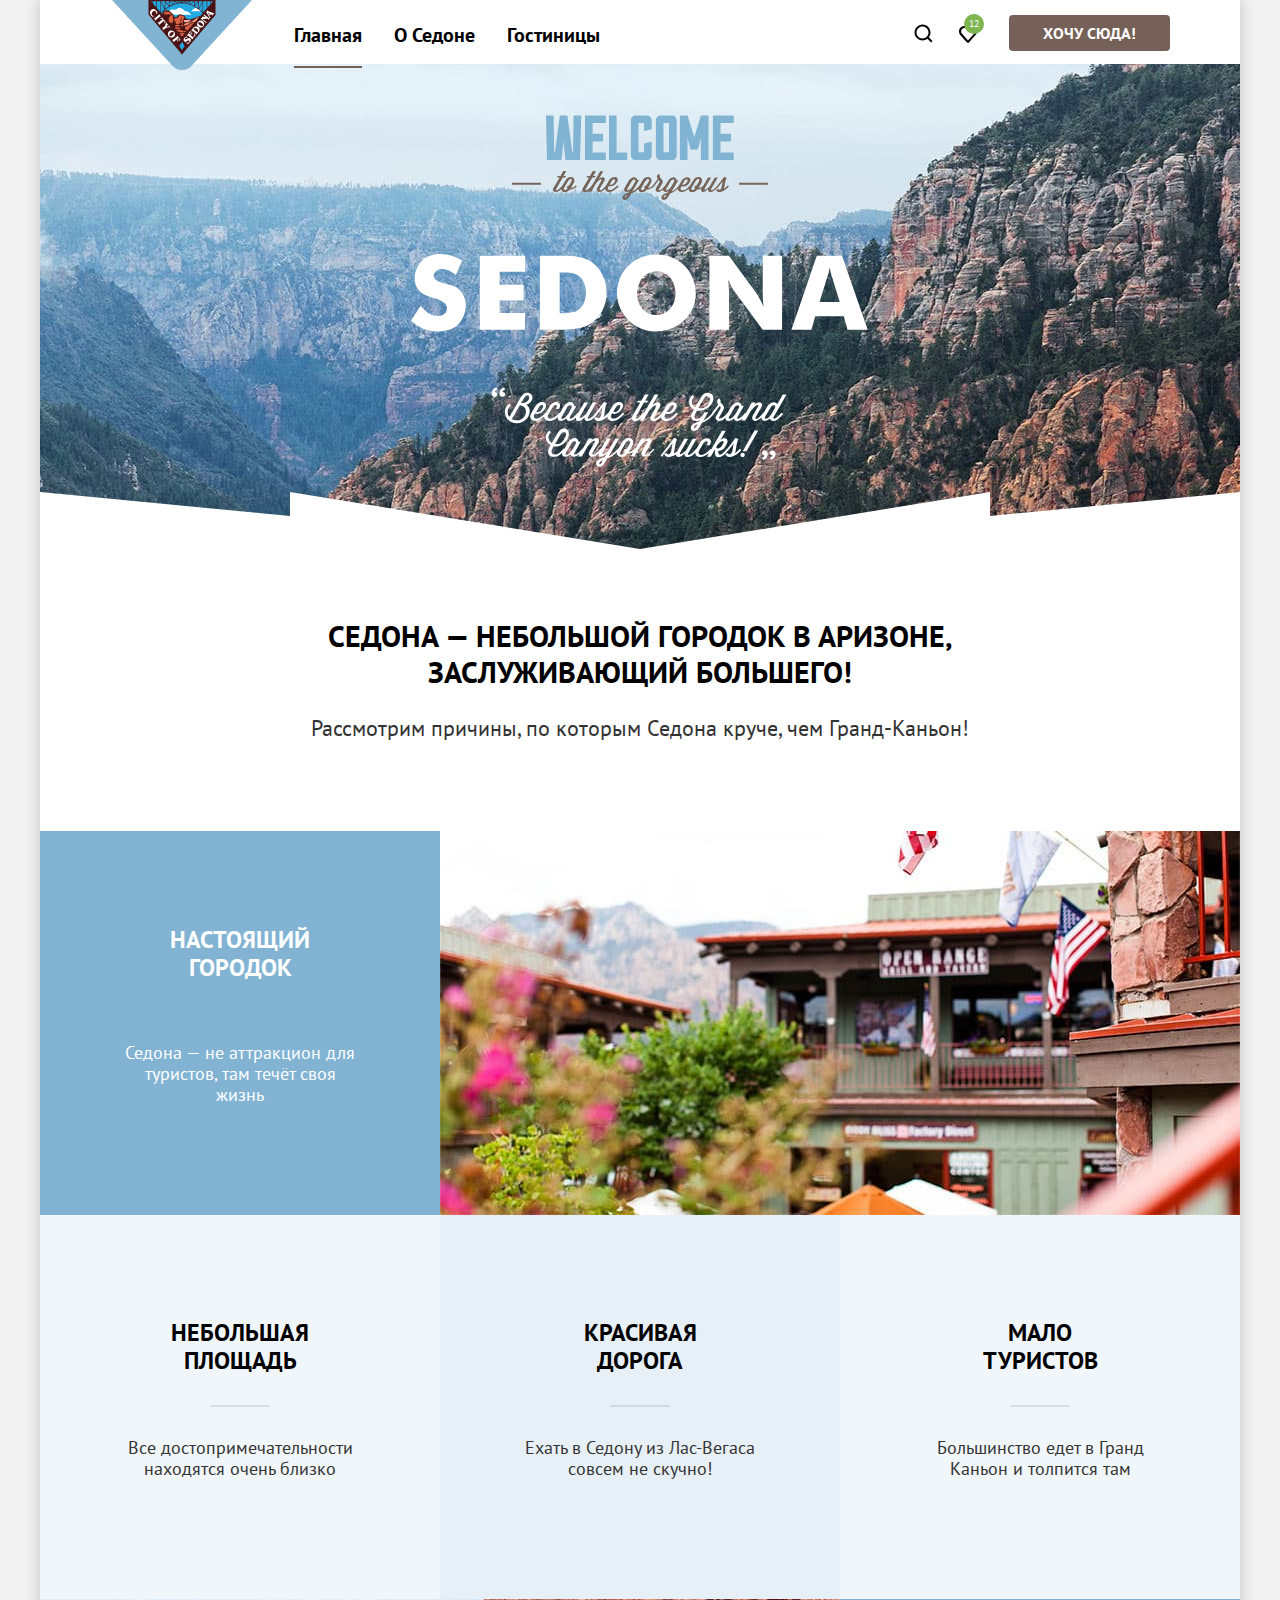
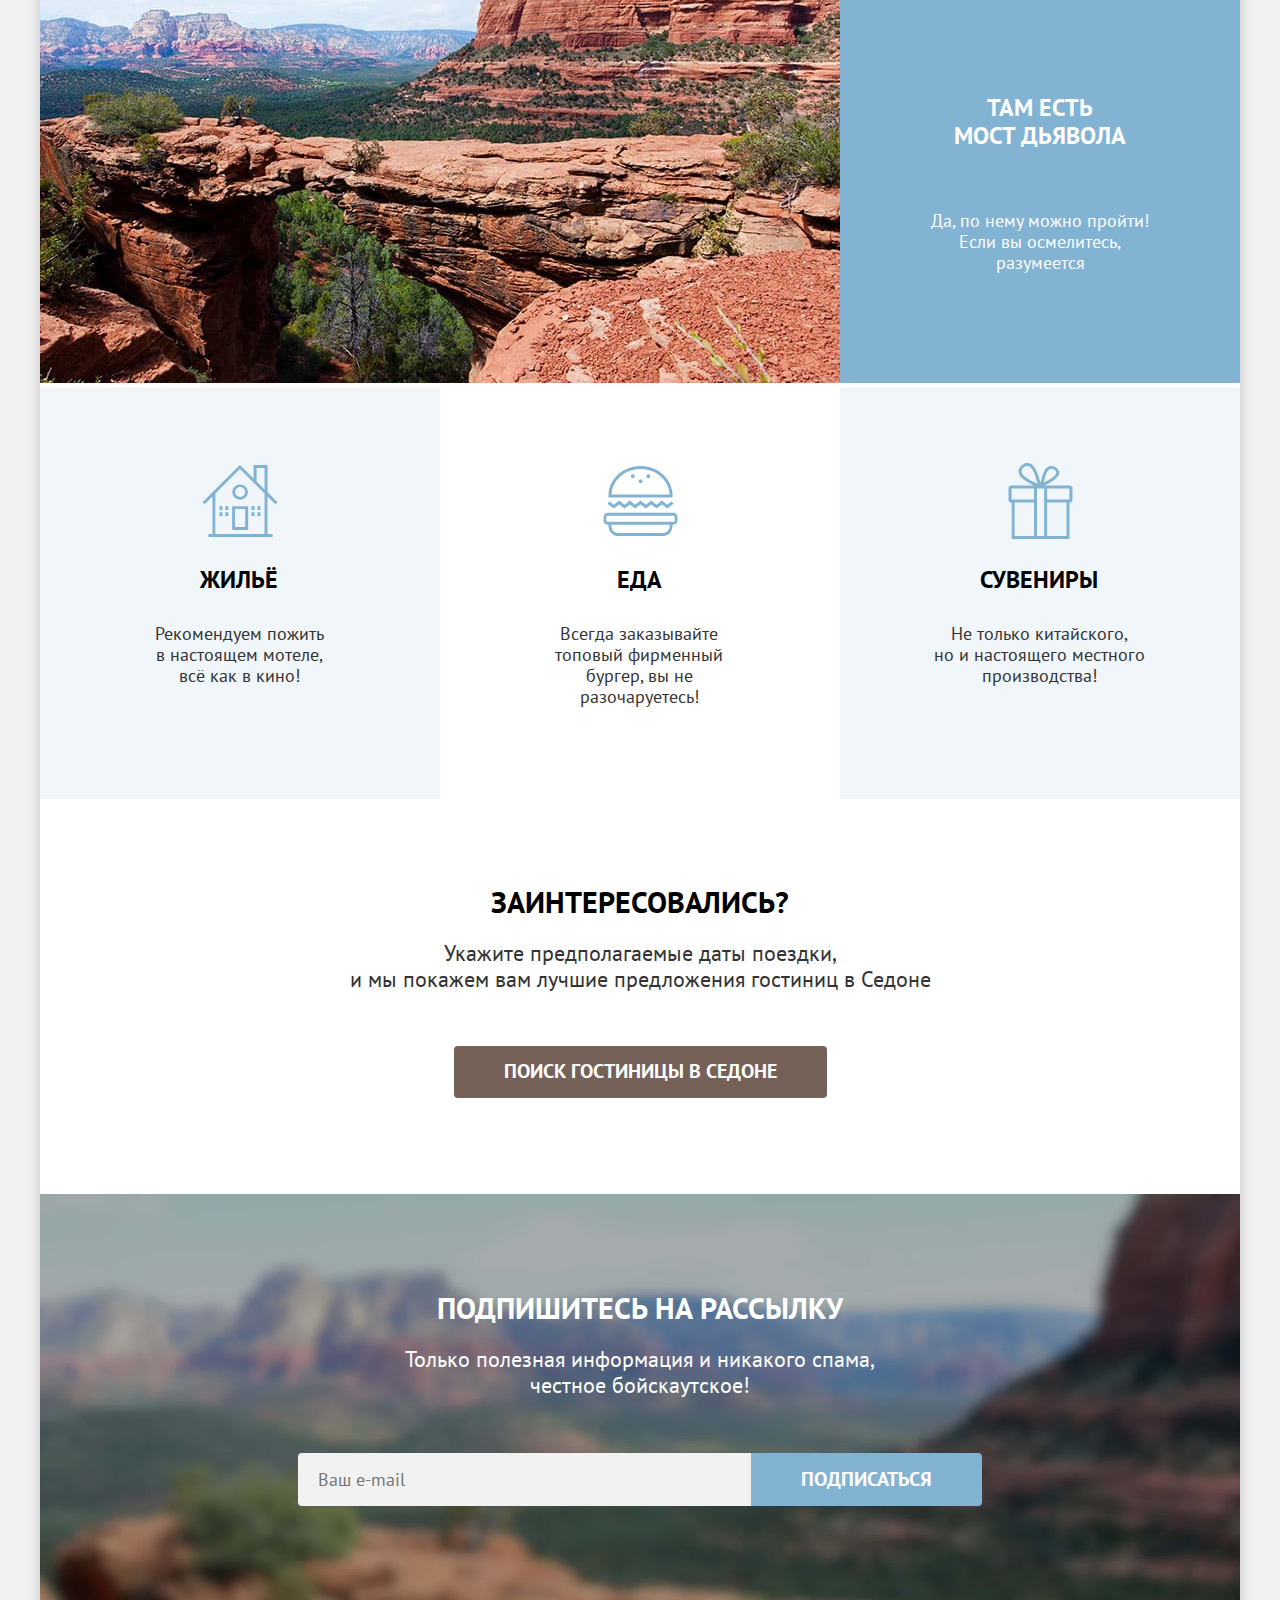
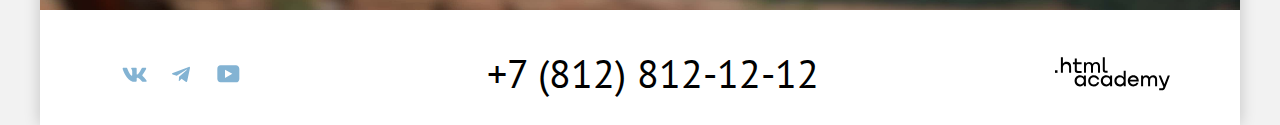
<file: index.html>
<!DOCTYPE html>
<html lang="ru">
  <head>
    <meta charset="utf-8">
    <title>HTML Academy: Седона</title>
    <link rel="icon" type="image/png" sizes="32x32" href="./images/favicon-32x32.png">
    <link rel="stylesheet" href="./styles/styles.css">
  </head>
  <body>
    <div class="page-container">
      <header class="header">
        <nav class="navigation">
          <a class="navigation-link-logo" href="./index.html">
            <img class="logo" src="images/logo-herotext/logo-sedona.png" alt="Логотип City of Sedona" width="140" height="70">
          </a>
          <ul class="navigation-list">
            <li class="navigation-item">
              <a class="navigation-link-main" href="./index.html">Главная</a>
            </li>
            <li class="navigation-item">
              <a class="navigation-link" href="#">О Седоне</a>
            </li>
            <li class="navigation-item">
              <a class="navigation-link " href="./catalog.html">Гостиницы</a>
            </li>
          </ul>
          <ul class="navigation-user">
            <li class="navigation-item">
              <a class="navigation-user-link search" href="#">
                <span class="visually-hidden">Поиск</span>
              </a>
            </li>
            <li class="navigation-user-item">
              <a class="navigation-user-link link-likes" href="#">
                <svg class="likes-icon" width="20" height="20" viewBox="0 0 20 20" fill="none" xmlns="http://www.w3.org/2000/svg">
                  <path d="M9.9 19C9.6 19 9.3 18.9 9.1 18.6C3.7 12.5 2.4 11.1 2.1 10.7C1.4 9.8 1 8.6 1 7.4C1 4.4 3.4 2 6.5 2C7.8 2 9 2.5 10 3.3C11 2.5 12.3 2 13.5 2C16.5 2 19 4.4 19 7.4C19 8.7 18.5 9.9 17.7 10.8L10.7 18.7C10.5 18.9 10.3 19 9.9 19ZM3.9 9.5C4.2 9.9 7.4 13.5 10 16.4L16.2 9.4C16.7 8.9 16.9 8.2 16.9 7.4C16.9 5.6 15.4 4.1 13.6 4.1C12.6 4.1 11.6 4.6 10.9 5.4C10.6 5.7 10.3 5.8 10 5.8C9.7 5.8 9.4 5.6 9.2 5.4C8.5 4.6 7.5 4.1 6.5 4.1C4.7 4.1 3.2 5.6 3.2 7.4C3.1 8.3 3.5 9 3.9 9.5C3.8 9.5 3.8 9.5 3.9 9.5Z" fill="black"/>
                </svg>
                <span class="visually-hidden">Избранное</span>
                <span class="likes">12</span>
              </a>
            </li>
            <li class="navigation-item">
              <a class="button navigation-button" href="./catalog.html">Хочу сюда!</a>
            </li>
          </ul>
        </nav>
      </header>
      <main class="main">
        <h1 class="visually-hidden">Седона</h1>
        <div class="hero-logo">
          <section class="hero">
            <div class="hero-wrapper">
              <img class="hero-icon" src="./images/logo-herotext/welcome-text.svg" alt="WELCOME to the gorgeous SEDONA.Because the Grand Canyon sucks!" width="458" height="352">
            </div>
            <div class="hero-title-class">
              <h2 class="hero-title"> Седона — небольшой городок в Аризоне, заслуживающий большего!</h2>
              <p class="hero-text">Рассмотрим причины, по которым Седона круче, чем Гранд-Каньон!</p>
            </div>
          </section>
        </div>
        <section class="advantages">
          <h2 class="visually-hidden">Преимущества</h2>
          <ul class="advantages-list">
            <li class="advantages-item-city picture">
              <div class="advantages-container">
                <h3 class="advantages-title line ">Настоящий городок</h3>
                <p class="advantages-description-white">Седона — не аттракцион для туристов, там течёт своя жизнь</p>
              </div>
              <img class="advantages-photo"  src="./images/background/real-town.jpg"  alt="Фото городка"  width="800"  height="384">
            </li>
            <li class="advantages-item square">
              <div class="advantages-container">
                <h3 class="advantages-title line">Небольшая площадь</h3>
                <p class="advantages-description">Все достопримечательности находятся очень близко</p>
              </div>
            </li>
            <li class="advantages-item road">
              <div class="advantages-container">
                <h3 class="advantages-title line">Красивая дорога</h3>
                <p class="advantages-description">Exать в Седону из Лас-Вегаса совсем не скучно!</p>
              </div>
            </li>
            <li class="advantages-item tourists">
              <div class="advantages-container">
                <h3 class="advantages-title line">Мало туристов</h3>
                <p class="advantages-description">Большинство едет в Гранд Каньон и толпится там</p>
              </div>
            </li>
            <li class="advantages-item-bridge picture">
              <img class="advantages-photo" src="./images/background/devils-bridge.jpg" alt="Фото моста" width="800" height="384">
              <div class="advantages-container">
                <h3 class="advantages-title line">Там есть мост дьявола</h3>
                <p class="advantages-description-white">Да, по нему&nbsp;можно&nbsp;пройти! Если вы осмелитесь, разумеется</p>
              </div>
            </li>
          </ul>
          <ul class="features-list">
            <li class="features-item grey ">
              <div class="features-container icon-house">
                <h3 class="features-title">Жильё</h3>
                <p class="features-description">Рекомендуем пожить в&nbsp;настоящем мотеле, всё&nbsp;как&nbsp;в кино!</p>
              </div>
            </li>
            <li class="features-item white">
              <div class="features-container icon-burger">
                <h3 class="features-title">Еда</h3>
                <p class="features-description">Всегда заказывайте топовый&nbsp;фирменный бургер, вы не разочаруетесь!</p>
              </div>
            </li>
            <li class="features-item grey">
              <div class="features-container icon-gift">
                <h3 class="features-title">Сувениры</h3>
                <p class="features-description"> Не только китайского, но&nbsp;и&nbsp;настоящего местного производства!</p>
              </div>
            </li>
          </ul>
        </section>
        <section class="appointment">
          <h2 class="appointment-title">Заинтересовались?</h2>
          <p class="appointment-text">Укажите предполагаемые даты поездки,<br> и мы покажем вам лучшие предложения гостиниц в Седоне
          </p>
          <a class="button button-search" href="#">Поиск гостиницы в седоне</a>
        </section>
        <section class="newsletter newsletter-background">
          <h2 class="newsletter-title section-title">Подпишитесь на рассылку</h2>
          <p class="newsletter-text">
            Только полезная информация и никакого спама,
            <br>
            честное бойскаутское!
          </p>
          <form class="newsletter-form" method="post" action="https://echo.htmlacademy.ru/">
            <label class="visually-hidden" for="email">Ваш e-mail</label>
            <input class="field" placeholder="Ваш e-mail" type="email" name="email" id="email" required >
            <input class="button newsletter-button" type="submit" value="Подписаться">
          </form>
        </section>
      </main>
      <footer class="page-footer">
        <section class="footer-social">
          <h2 class="visually-hidden">Социальные сети</h2>
          <a class="button-social social-vk" href="https://vk.com/htmlacademy">
            <svg class="footer-icon" width="25" height="15" viewBox="0 0 25 15" fill="currentColor" aria-hidden="true" focusable="false" xmlns="http://www.w3.org/2000/svg">
              <path fill-rule="evenodd" clip-rule="evenodd" d="M24.1164 1.80445C24.2824 1.25845 24.1164 0.856445 23.3214 0.856445H20.6964C20.0284 0.856445 19.7204 1.20345 19.5534 1.58645C19.5534 1.58645 18.2184 4.78245 16.3274 6.85845C15.7154 7.46045 15.4374 7.65145 15.1034 7.65145C14.9364 7.65145 14.6854 7.46045 14.6854 6.91345V1.80445C14.6854 1.14845 14.5014 0.856445 13.9454 0.856445H9.81738C9.40038 0.856445 9.14938 1.16045 9.14938 1.44945C9.14938 2.07045 10.0954 2.21445 10.1924 3.96245V7.76045C10.1924 8.59345 10.0394 8.74444 9.70538 8.74444C8.81538 8.74444 6.65038 5.53345 5.36538 1.85945C5.11638 1.14445 4.86438 0.856445 4.19338 0.856445H1.56638C0.816382 0.856445 0.666382 1.20345 0.666382 1.58645C0.666382 2.26845 1.55638 5.65645 4.81138 10.1374C6.98138 13.1974 10.0364 14.8564 12.8194 14.8564C14.4884 14.8564 14.6944 14.4884 14.6944 13.8534V11.5404C14.6944 10.8034 14.8524 10.6564 15.3814 10.6564C15.7714 10.6564 16.4384 10.8484 17.9964 12.3234C19.7764 14.0724 20.0694 14.8564 21.0714 14.8564H23.6964C24.4464 14.8564 24.8224 14.4884 24.6064 13.7604C24.3684 13.0364 23.5184 11.9854 22.3914 10.7384C21.7794 10.0284 20.8614 9.26345 20.5824 8.88045C20.1934 8.38945 20.3044 8.17044 20.5824 7.73345C20.5824 7.73345 23.7824 3.30745 24.1154 1.80445H24.1164Z" />
            </svg>
            <span class="visually-hidden">Вконтакте</span>
          </a>
          <a class="button-social social-telegram" href="https://t.me/htmlacademy">
            <svg class="footer-icon" width="18" height="16" viewBox="0 0 18 16" fill="currentColor" aria-hidden="true" focusable="false" xmlns="http://www.w3.org/2000/svg">
              <path d="M16.785 0.955705L0.840489 7.1042C-0.247661 7.54126 -0.241365 8.14828 0.640845 8.41897L4.73445 9.69597L14.2058 3.72014C14.6537 3.44766 15.0629 3.59424 14.7265 3.89281L7.05283 10.8183H7.05103L7.05283 10.8192L6.77045 15.0387C7.18413 15.0387 7.36669 14.8489 7.59871 14.625L9.58705 12.6915L13.7229 15.7464C14.4855 16.1664 15.0332 15.9506 15.2229 15.0405L17.9379 2.2453C18.2158 1.13107 17.5126 0.626562 16.785 0.955705Z" />
            </svg>
            <span class="visually-hidden">Телеграм</span>
          </a>
          <a class="button-social social-youtube" href="https://www.youtube.com/user/htmlacademyru">
            <svg class="footer-icon" width="23" height="18" viewBox="0 0 23 18" fill="currentColor" aria-hidden="true" focusable="false" xmlns="http://www.w3.org/2000/svg">
              <path d="M18.9402 0.356445H3.50738C1.64668 0.356445 0.333252 1.9502 0.333252 3.75645V13.8502C0.333252 15.7627 1.64668 17.3564 3.50738 17.3564H19.1591C20.8009 17.3564 22.3333 15.7627 22.3333 13.9564V3.75645C22.1143 1.9502 20.8009 0.356445 18.9402 0.356445ZM7.99494 12.8939V4.81894L15.3283 8.85645L7.99494 12.8939Z" />
            </svg>
            <span class="visually-hidden">Ютуб</span>
          </a>
        </section>
        <section class="contacts">
          <h2 class="visually-hidden">+7(812)812-12-12</h2>
          <a class="phone-number" tabindex="0">+7 (812) 812-12-12</a>
        </section>
        <section class="footer-logo">
          <h2 class="visually-hidden">Логотип html academy</h2>
          <a class="footer-logo-link" href="https://htmlacademy.ru/">
            <svg class="footer-website" width="115" height="34" viewBox="0 0 115 34" fill="currentColor" aria-hidden="true" focusable="false" xmlns="http://www.w3.org/2000/svg">
              <path d="M0 13.2564V15.8564H2.5V13.2564H0Z" />
              <path d="M11.6 4.85645C10 4.85645 8.8 5.55645 8 6.55645H7.9V0.356445H5.9V15.8564H7.9V10.5564C7.9 8.45645 9.2 6.95645 11.2 6.95645C13 6.95645 14.1 8.35645 14.1 10.1564V15.8564H16.1V9.75644C16.2 6.75644 14.3 4.85645 11.6 4.85645Z" />
              <path d="M26.6 5.15645H21.8V1.45645H19.8V5.25645H17.9V7.25645H19.8V13.2564C19.8 14.9564 20.8 15.9564 22.5 15.9564H26.6V13.9564H22.9C22.2 13.9564 21.8 13.5564 21.8 12.8564V7.15645H26.6V5.15645Z" />
              <path d="M41.1 4.95645C39.5 4.95645 38.2 5.75644 37.6 7.05645H37.5C36.9 5.85645 35.7 4.95645 34.1 4.95645C32.7 4.95645 31.6 5.75645 31 6.75645H30.9V5.15645H29V15.7564H31V10.3564C31 8.35645 32 6.85645 33.6 6.85645C35.1 6.85645 36 7.85645 36 9.45645V15.7564H38V10.1564C38 7.75645 39.4 6.85645 40.6 6.85645C42.1 6.85645 43 7.85645 43 9.45645V15.7564H45V9.25644C45.1 6.75644 43.6 4.95645 41.1 4.95645Z" />
              <path d="M47.8 13.0564C47.8 14.7564 48.8 15.7564 50.6 15.7564H52.6V13.7564H50.9C50.2 13.7564 49.8 13.3564 49.8 12.6564V0.356445H47.8V13.0564Z" />
              <path d="M28.9 20.0564C28 18.9564 26.7 18.2564 25 18.2564C21.9 18.2564 19.6 20.5564 19.6 23.8564C19.6 27.1564 21.9 29.4564 25 29.4564C26.8 29.4564 28 28.6564 28.8 27.5564H28.9V29.1564H30.9V18.5564H28.9V20.0564ZM25.3 27.4564C23.1 27.4564 21.7 25.8564 21.7 23.8564C21.7 21.8564 23.1 20.2564 25.3 20.2564C27.5 20.2564 28.9 21.8564 28.9 23.8564C28.9 25.7564 27.5 27.4564 25.3 27.4564Z" />
              <path d="M44.2 22.3564C43.7 19.9564 41.6 18.2564 38.8 18.2564C35.4 18.2564 33.2 20.7564 33.2 23.8564C33.2 26.9564 35.4 29.4564 38.8 29.4564C41.6 29.4564 43.7 27.6564 44.2 25.2564H42.1C41.7 26.5564 40.4 27.5564 38.8 27.5564C36.6 27.5564 35.2 25.9564 35.2 23.9564C35.2 21.9564 36.6 20.3564 38.8 20.3564C40.4 20.3564 41.6 21.3564 42.1 22.5564H44.2V22.3564Z" />
              <path d="M55.1 20.0564C54.2 18.9564 52.9 18.2564 51.2 18.2564C48.1 18.2564 45.8 20.5564 45.8 23.8564C45.8 27.1564 48.1 29.4564 51.2 29.4564C53 29.4564 54.2 28.6564 55 27.5564H55.1V29.1564H57.1V18.5564H55.1V20.0564ZM51.5 27.4564C49.3 27.4564 47.9 25.8564 47.9 23.8564C47.9 21.8564 49.3 20.2564 51.5 20.2564C53.7 20.2564 55.1 21.8564 55.1 23.8564C55.1 25.7564 53.6 27.4564 51.5 27.4564Z" />
              <path d="M68.7 20.1564C67.8 19.0564 66.5 18.2564 64.8 18.2564C61.7 18.2564 59.4 20.5564 59.4 23.8564C59.4 27.1564 61.6 29.4564 64.8 29.4564C66.5 29.4564 67.8 28.6564 68.6 27.6564H68.7V29.1564H70.7V13.7564H68.7V20.1564ZM65.1 27.4564C62.9 27.4564 61.5 25.8564 61.5 23.8564C61.5 21.8564 62.9 20.2564 65.1 20.2564C67.3 20.2564 68.7 21.8564 68.7 23.8564C68.6 25.8564 67.2 27.4564 65.1 27.4564Z" />
              <path d="M78.3 18.2564C75 18.2564 72.8 20.7564 72.8 23.8564C72.8 26.8564 74.9 29.4564 78.3 29.4564C80.8 29.4564 82.8 28.1564 83.5 25.8564H81.4C80.9 26.8564 79.8 27.4564 78.4 27.4564C76.5 27.4564 75.1 26.1564 75 24.5564H83.8C84 20.9564 81.8 18.2564 78.3 18.2564ZM78.3 20.1564C80 20.1564 81.3 21.1564 81.6 22.7564H75.1C75.4 21.2564 76.6 20.1564 78.3 20.1564Z" />
              <path d="M98.2 18.2564C96.6 18.2564 95.3 19.0564 94.6 20.2564H94.5C93.9 19.0564 92.7 18.2564 91.1 18.2564C89.7 18.2564 88.6 18.9564 88 20.0564V18.5564H86.1V29.1564H88.1V23.7564C88.1 21.7564 89.1 20.3564 90.7 20.2564C92.2 20.2564 93.1 21.2564 93.1 22.8564V29.1564H95.1V23.5564C95.1 21.1564 96.5 20.2564 97.7 20.2564C99.2 20.2564 100.1 21.2564 100.1 22.8564V29.1564H102.1V22.6564C102.2 20.0564 100.7 18.2564 98.2 18.2564Z" />
              <path d="M109.4 27.3564L105.8 18.4564H103.6L108.4 30.0564C108.1 30.9564 107.7 31.2564 106.7 31.2564H104.2V33.2564H106.7C108.5 33.2564 109.5 32.4564 110.2 30.6564L114.9 18.4564H112.8L109.4 27.3564Z" />
              </svg>
          </a>
        </section>
      </footer>
    </div>
    <div class="modal-container modal-close">
      <div class="modal-auth">
        <button class="modal-close-button button-border" type="button">
          <span class="visually-hidden">Закрыть</span>
          <svg class="close-icon" width="15" height="15" viewBox="0 0 15 15" fill="none" xmlns="http://www.w3.org/2000/svg">
            <path d="M14.4905 1.78288L13.1982 0.49057L7.49048 6.19826L1.78279 0.49057L0.490479 1.78288L6.19817 7.49057L0.490479 13.1983L1.78279 14.4906L7.49048 8.78288L13.1982 14.4906L14.4905 13.1983L8.78279 7.49057L14.4905 1.78288Z" fill="black"/>
          </svg>
        </button>
        <section class="modal-content">
          <h2 class="modal-title">Поиск гостиницы в Седоне</h2>
          <form class="form" action="htpps://echo.htmlacademy.ru/" method="post">
            <p class="field-group field-text">
              <span class="visually-hidden">Дата Заезда</span>
              <label class="modal-arrive">Дата Заезда:</label>
              <span class="calendar">
                <input class="modal-date" type="text" name="check-in" placeholder="Укажите дату" value="27 апреля 2020" required>
                <span class="modal-error">Мы не можем отправить вас в прошлое.</span>
              </span>
            </p>
            <p class="field-group field-text">
              <span class="visually-hidden">Дата Выезда:</span>
              <label class="modal-leave">Дата Выезда:</label>
              <span class="calendar"></span>
              <input class="modal-date" type="text" name="check-out" placeholder="Укажите дату" value="1 сентября 2023" required>
              <span class="modal-available">На эти даты есть свободные номера. Пока есть.</span>
            </p>
            <p class="field-group field-passengers-adult">
              <label class="field-people-adult" for="adult">Взрослые:</label>
              <span class="field-group field-number">
                <button class="button minus" type="button" id="adult">
                  <span class="visually-hidden">Уменьшить количество</span>
                  <svg class="minus-icon" aria-hidden="true" focusable="false" width="14" height="14" viewBox="0 0 14 14"  xmlns="http://www.w3.org/2000/svg">
                    <path d="M0 0L0 2L14 2V0L0 0Z" fill="currentColor" ></path>
                  </svg>
                </button>
                <input class="modal-input" type="number" name="adults" value="2" required>
                <button class="button plus" type="button">
                  <span class="visually-hidden">Увеличить количество</span>
                  <svg class="plus-icon" aria-hidden="true" focusable="false" width="14" height="14"  viewBox="0 0 14 14"  xmlns="http://www.w3.org/2000/svg">
                    <path d="M14 6H8V0H6V6H0V8H6V14H8V8H14V6Z" fill="currentColor"></path>
                  </svg>
                </button>
              </span>
            </p>
           <p class="field-group field-passengers-child">
              <label class="field-people-child" for="child">Дети:
                <span class="tooltip" tabindex="0">
                  <button class="tooltip-info" type="button" id="child">
                    <svg  class=tooltip-icon width="26" height="26" viewBox="0 0 26 26" xmlns="http://www.w3.org/2000/svg">
                      <circle cx="13" cy="13" r="13" fill="#83b3d3"/>
                      <path fill-rule="evenodd" clip-rule="evenodd" d="M12 7H14V9H12V7ZM14 19H12V10H14V19Z" fill="currentColor"></path>
                    </svg>
                  </button>
                  <span class="tooltip-text" role="tooltip" id="tooltip-label-date">Укажите количество детей, которые будут с вами, возраст которых от 6 до 18
                    лет. Дети до 6 лет размещаются бесплатно.
                  </span>
                </span>
              </label>
              <span class="field-group field-number">
                <button class="button minus" type="button">
                  <span class="visually-hidden">Уменьшить количество</span>
                  <svg class="minus-icon" aria-hidden="true" focusable="false" width="14" height="14" viewBox="0 0 14 14" xmlns="http://www.w3.org/2000/svg">
                    <path d="M0 0L0 2L14 2V0L0 0Z" fill="currentColor"></path>
                  </svg>
                </button>
                <input class="modal-input" type="number" name="adults" value="2" required>
                <button class="button plus" type="button">
                  <span class="visually-hidden">Увеличить количество</span>
                  <svg class="plus-icon" aria-hidden="true" focusable="false" width="14" height="14" viewBox="0 0 14 14"  xmlns="http://www.w3.org/2000/svg">
                    <path d="M14 6H8V0H6V6H0V8H6V14H8V8H14V6Z" fill="currentColor"></path>
                  </svg>
                </button>
              </span>
            </p>
            <button class="find" type="submit">Найти</button>
          </form>
        </section>
      </div>
    </div>
  </body>
</html>
</file>
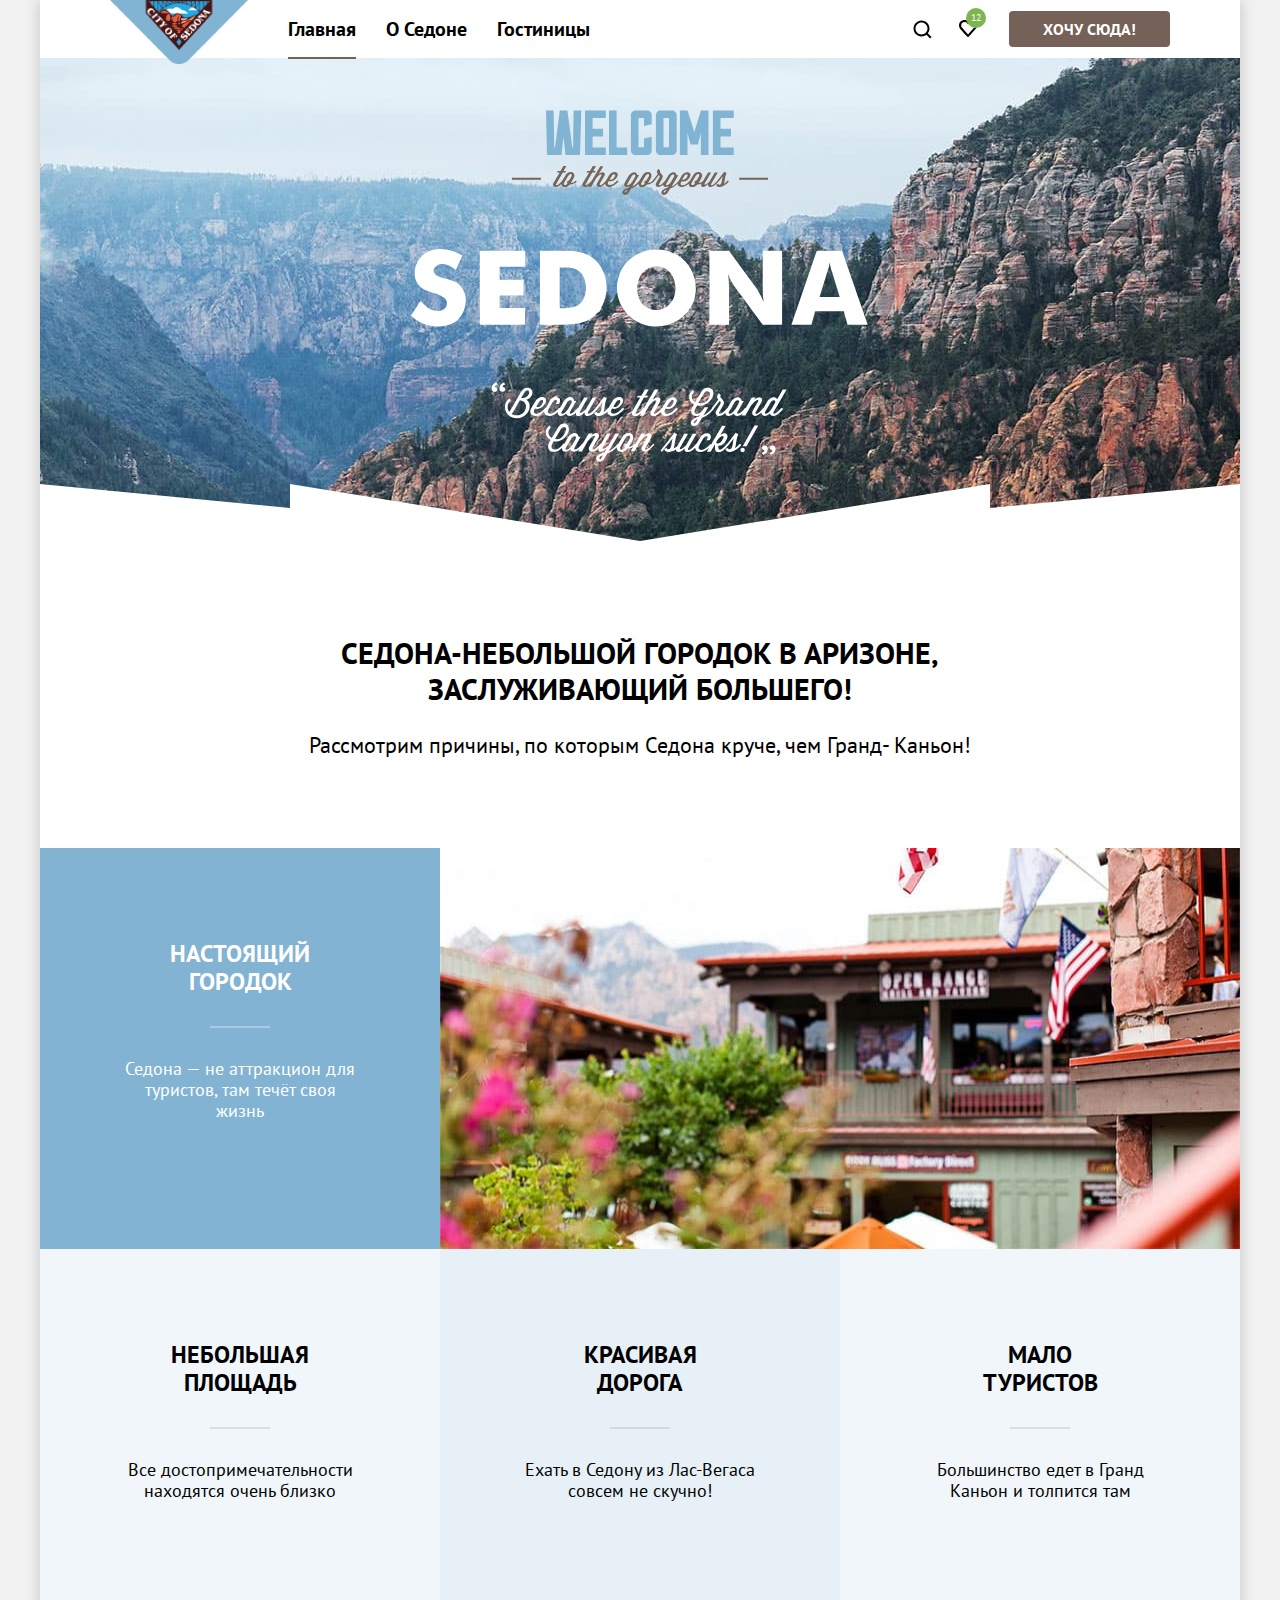
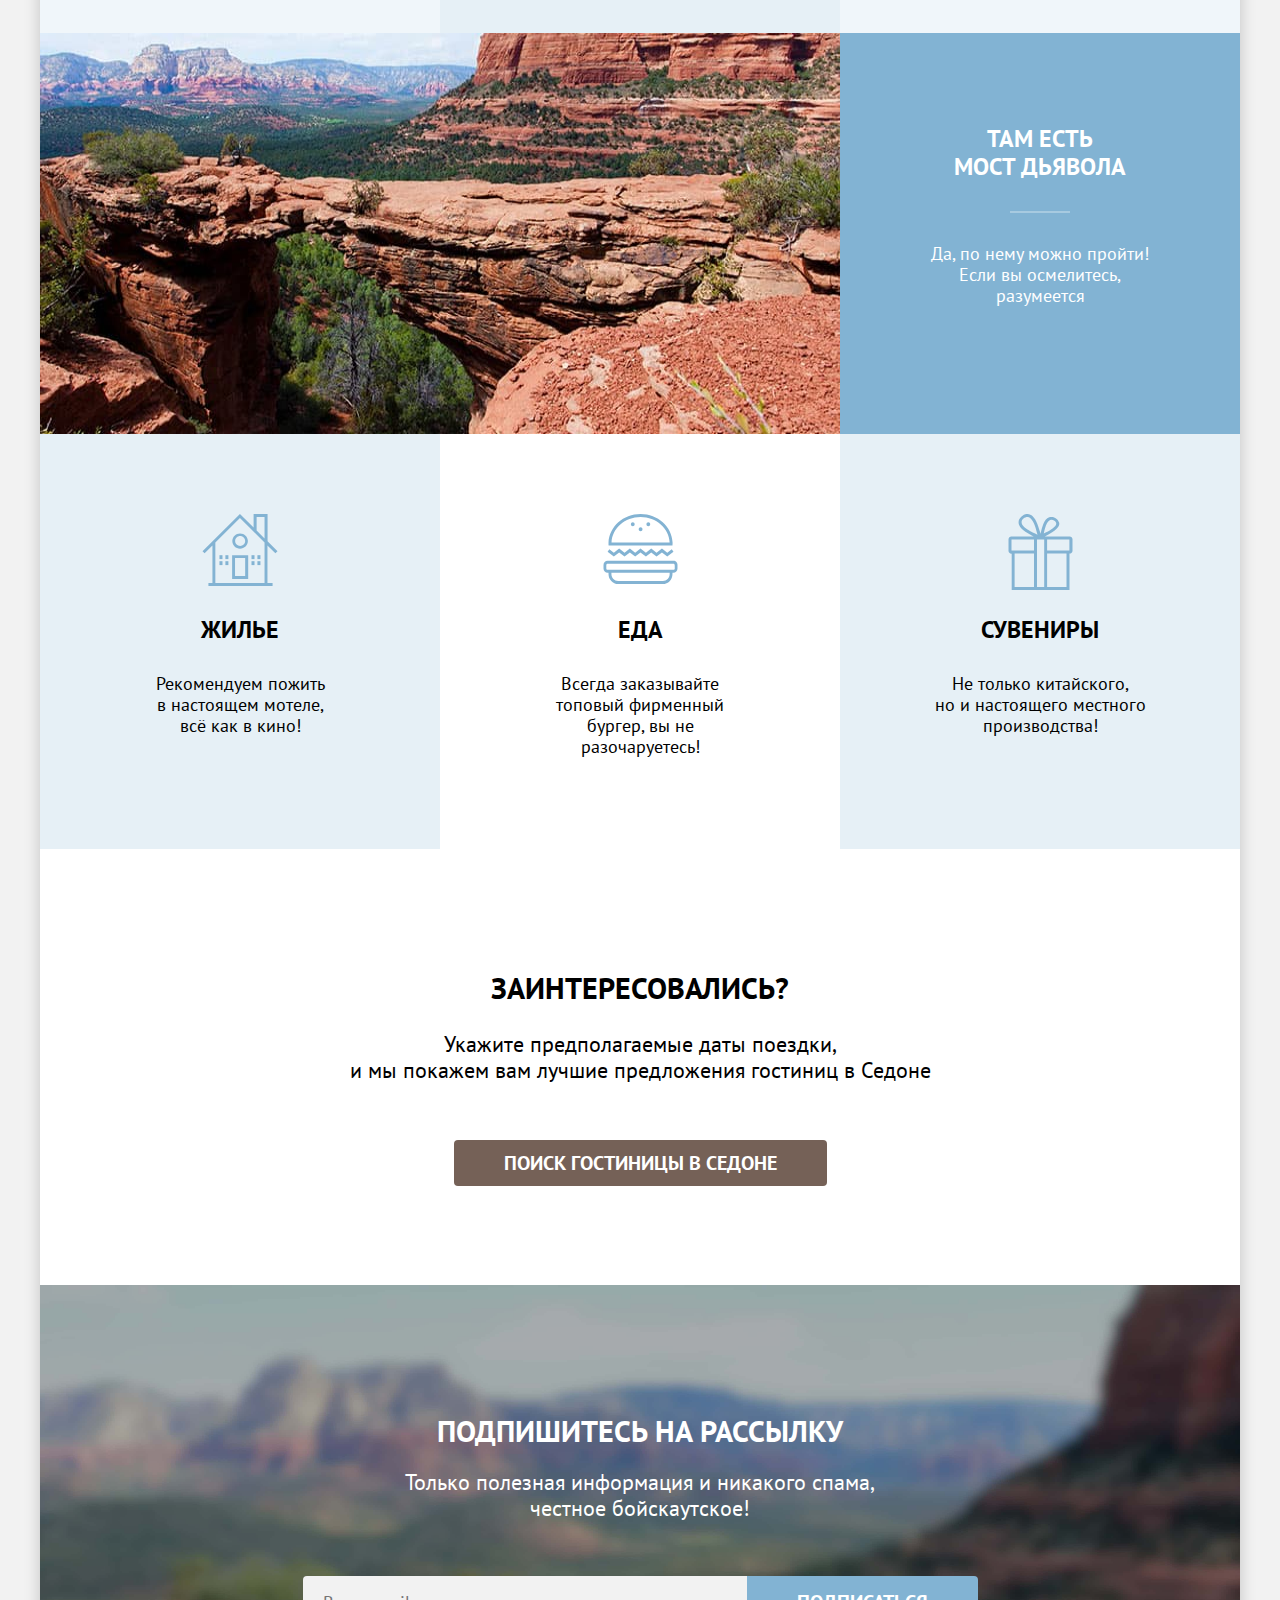
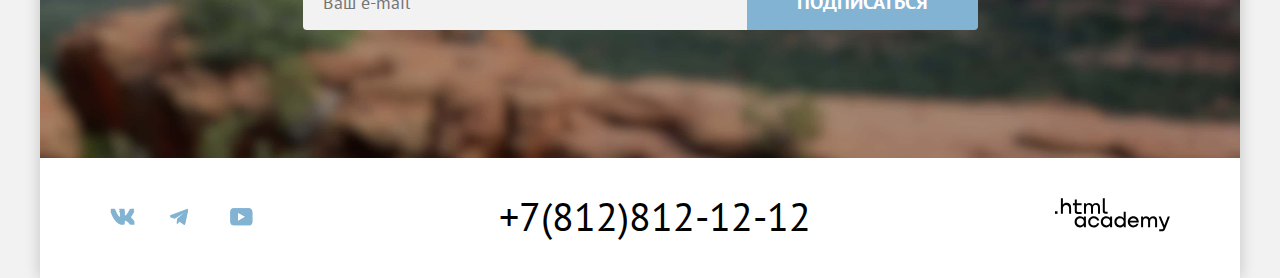
<file: 11/index.html>
<!DOCTYPE html>
<html lang="ru">
  <head>
    <meta charset="utf-8">
    <title>HTML Academy: Седона</title>
    <link rel="icon" type="image/png" sizes="32x32" href="images/favicon.png">
    <link rel="stylesheet" href="styles/styles.css">
    <base href="https://htmlacademy-htmlcss.github.io/2213103-sedona-35/11/">
</head>
  <body>
    <div class="page-container">
      <header class="header">
        <nav class="navigation">
          <a class="navigation-link-logo" href="index.html">
            <img class="logo" src="images/logo-herotext/logo-sedona.png" alt="Логотип City of Sedona" width="138" height="64">
          </a>
          <ul class="navigation-list">
            <li class="navigation-item">
              <a class="navigation-link-main" href="index.html">Главная</a>
            </li>
            <li class="navigation-item">
              <a class="navigation-link" href="#">О Седоне</a>
            </li>
            <li class="navigation-item">
              <a class="navigation-link " href="catalog.html">Гостиницы</a>
            </li>
          </ul>
          <ul class="navigation-user">
            <li class="navigation-item">
              <a class="navigation-user-link search" href="#">
                <span class="visually-hidden">Поиск</span>
              </a>
            </li>
            <li class="navigation-user-item">
              <a class="navigation-user-link link-likes" href="">
                <svg class="likes-icon" width="20" height="20" viewBox="0 0 20 20" fill="none" xmlns="http://www.w3.org/2000/svg">
                  <path d="M9.9 19C9.6 19 9.3 18.9 9.1 18.6C3.7 12.5 2.4 11.1 2.1 10.7C1.4 9.8 1 8.6 1 7.4C1 4.4 3.4 2 6.5 2C7.8 2 9 2.5 10 3.3C11 2.5 12.3 2 13.5 2C16.5 2 19 4.4 19 7.4C19 8.7 18.5 9.9 17.7 10.8L10.7 18.7C10.5 18.9 10.3 19 9.9 19ZM3.9 9.5C4.2 9.9 7.4 13.5 10 16.4L16.2 9.4C16.7 8.9 16.9 8.2 16.9 7.4C16.9 5.6 15.4 4.1 13.6 4.1C12.6 4.1 11.6 4.6 10.9 5.4C10.6 5.7 10.3 5.8 10 5.8C9.7 5.8 9.4 5.6 9.2 5.4C8.5 4.6 7.5 4.1 6.5 4.1C4.7 4.1 3.2 5.6 3.2 7.4C3.1 8.3 3.5 9 3.9 9.5C3.8 9.5 3.8 9.5 3.9 9.5Z" fill="black"/>
                </svg>
                <span class="visually-hidden">Избранное</span>
                <span class="likes">12</span>
              </a>
            </li>
            <li class="navigation-item">
              <a class="button navigation-button" href="catalog.html">Хочу сюда!</a>
            </li>
          </ul>
        </nav>
      </header>
      <main class="main">
        <h1 class="visually-hidden">Седона</h1>
        <div class="hero-logo">
          <section class="hero">
            <div class="hero-wrapper">
              <img class="hero-icon" src="images/logo-herotext/welcome-text.svg" alt="WELCOME to the gorgeous SEDONA.Because the Grand Canyon sucks!" width="458" height="352">
            </div>
            <div class="hero-title-class">
              <h2 class="hero-title">Седона-небольшой городок в Аризоне, заслуживающий большего!</h2>
              <p class="hero-text"> Рассмотрим причины, по которым Седона круче, чем Гранд- Каньон!</p>
            </div>
          </section>
        </div>
        <section class="advantages">
          <h2 class="visually-hidden">Преимущества</h2>
          <ul class="advantages-list">
            <li class="advantages-item-image picture">
              <div class="advantages-container">
                <h3 class="advantages-title line ">Настоящий городок</h3>
                <p class="advantages-description ">Седона — не аттракцион для туристов, там течёт своя жизнь</p>
              </div>
              <img class="advantages-photo"  src="images/background/real-town.jpg"  alt="Фото городка"  width="800"  height="384">
            </li>
            <li class="advantages-item square">
              <div class="advantages-container">
                <h3 class="advantages-title line">Небольшая площадь</h3>
                <p class="advantages-description">Все достопримечательности находятся очень близко</p>
              </div>
            </li>
            <li class="advantages-item road">
              <div class="advantages-container">
                <h3 class="advantages-title line">Красивая дорога</h3>
                <p class="advantages-description">Exать в Седону из Лас-Вегаса совсем не скучно!</p>
              </div>
            </li>
            <li class="advantages-item tourists">
              <div class="advantages-container">
                <h3 class="advantages-title line">Мало туристов</h3>
                <p class="advantages-description">Большинство едет в Гранд Каньон и толпится там</p>
              </div>
            </li>
            <li class="advantages-item-image picture">
              <img class="advantages-photo" src="images/background/devils-bridge.jpg" alt="Фото моста" width="800" height="384">
              <div class="advantages-container">
                <h3 class="advantages-title line">Там есть мост дьявола</h3>
                <p class="advantages-description">Да, по нему можно пройти! Если вы осмелитесь, разумеется</p>
              </div>
            </li>
          </ul>
          <ul class="features-list">
            <li class="features-item grey ">
              <div class="features-container icon-house">
                <h3 class="features-title">Жилье</h3>
                <p class="features-description">Рекомендуем пожить в&nbsp;настоящем мотеле, всё&nbsp;как&nbsp;в кино!</p>
              </div>
            </li>
            <li class="features-item white">
              <div class="features-container icon-burger">
                <h3 class="features-title">Еда</h3>
                <p class="features-description">Всегда заказывайте топовый&nbsp;фирменный бургер, вы не разочаруетесь!</p>
              </div>
            </li>
            <li class="features-item grey">
              <div class="features-container icon-gift">
                <h3 class="features-title">Сувениры</h3>
                <p class="features-description"> Не только китайского, но&nbsp;и&nbsp;настоящего местного производства!</p>
              </div>
            </li>
          </ul>
        </section>
        <section class="appointment">
          <h2 class="appointment-title">Заинтересовались?</h2>
          <p class="appointment-text">Укажите предполагаемые даты поездки,<br> и мы покажем вам лучшие предложения гостиниц в Седоне
          </p>
          <a class="button button-search" href="#">Поиск гостиницы в седоне</a>
        </section>
        <section class="newsletter newsletter-background">
          <h2 class="newsletter-title section-title">Подпишитесь на рассылку</h2>
          <p class="newsletter-text">
            Только полезная информация и никакого спама,
            <br>
            честное бойскаутское!
          </p>
          <form class="newsletter-form" action="https://echo.htmlacademy.ru/" method="post">
            <input class="field" placeholder="Ваш e-mail" type="email" name="newsletter-email" >
            <button class="button newsletter-button" type="submit">Подписаться</button>
          </form>
        </section>
      </main>
      <footer class="page-footer">
        <section class="footer-social">
          <h2 class="visually-hidden">Социальные сети</h2>
          <a class="button-social social-vk" href="https://vk.com/htmlacademy">
            <svg class="footer-icon" width="25" height="15" viewBox="0 0 25 15" fill="currentColor" aria-hidden="true" focusable="false" xmlns="http://www.w3.org/2000/svg">
              <path fill-rule="evenodd" clip-rule="evenodd" d="M24.1164 1.80445C24.2824 1.25845 24.1164 0.856445 23.3214 0.856445H20.6964C20.0284 0.856445 19.7204 1.20345 19.5534 1.58645C19.5534 1.58645 18.2184 4.78245 16.3274 6.85845C15.7154 7.46045 15.4374 7.65145 15.1034 7.65145C14.9364 7.65145 14.6854 7.46045 14.6854 6.91345V1.80445C14.6854 1.14845 14.5014 0.856445 13.9454 0.856445H9.81738C9.40038 0.856445 9.14938 1.16045 9.14938 1.44945C9.14938 2.07045 10.0954 2.21445 10.1924 3.96245V7.76045C10.1924 8.59345 10.0394 8.74444 9.70538 8.74444C8.81538 8.74444 6.65038 5.53345 5.36538 1.85945C5.11638 1.14445 4.86438 0.856445 4.19338 0.856445H1.56638C0.816382 0.856445 0.666382 1.20345 0.666382 1.58645C0.666382 2.26845 1.55638 5.65645 4.81138 10.1374C6.98138 13.1974 10.0364 14.8564 12.8194 14.8564C14.4884 14.8564 14.6944 14.4884 14.6944 13.8534V11.5404C14.6944 10.8034 14.8524 10.6564 15.3814 10.6564C15.7714 10.6564 16.4384 10.8484 17.9964 12.3234C19.7764 14.0724 20.0694 14.8564 21.0714 14.8564H23.6964C24.4464 14.8564 24.8224 14.4884 24.6064 13.7604C24.3684 13.0364 23.5184 11.9854 22.3914 10.7384C21.7794 10.0284 20.8614 9.26345 20.5824 8.88045C20.1934 8.38945 20.3044 8.17044 20.5824 7.73345C20.5824 7.73345 23.7824 3.30745 24.1154 1.80445H24.1164Z" />
            </svg>
            <span class="visually-hidden">Вконтакте</span>
          </a>
          <a class="button-social social-telegram" href="https://t.me/htmlacademy">
            <svg class="footer-icon" width="18" height="16" viewBox="0 0 18 16" fill="currentColor" aria-hidden="true" focusable="false" xmlns="http://www.w3.org/2000/svg">
              <path d="M16.785 0.955705L0.840489 7.1042C-0.247661 7.54126 -0.241365 8.14828 0.640845 8.41897L4.73445 9.69597L14.2058 3.72014C14.6537 3.44766 15.0629 3.59424 14.7265 3.89281L7.05283 10.8183H7.05103L7.05283 10.8192L6.77045 15.0387C7.18413 15.0387 7.36669 14.8489 7.59871 14.625L9.58705 12.6915L13.7229 15.7464C14.4855 16.1664 15.0332 15.9506 15.2229 15.0405L17.9379 2.2453C18.2158 1.13107 17.5126 0.626562 16.785 0.955705Z" />
            </svg>
            <span class="visually-hidden">Телеграм</span>
          </a>
          <a class="button-social social-youtube" href="https://www.youtube.com/user/htmlacademyru">
            <svg class="footer-icon" width="23" height="18" viewBox="0 0 23 18" fill="currentColor" aria-hidden="true" focusable="false" xmlns="http://www.w3.org/2000/svg">
              <path d="M18.9402 0.356445H3.50738C1.64668 0.356445 0.333252 1.9502 0.333252 3.75645V13.8502C0.333252 15.7627 1.64668 17.3564 3.50738 17.3564H19.1591C20.8009 17.3564 22.3333 15.7627 22.3333 13.9564V3.75645C22.1143 1.9502 20.8009 0.356445 18.9402 0.356445ZM7.99494 12.8939V4.81894L15.3283 8.85645L7.99494 12.8939Z" />
            </svg>
            <span class="visually-hidden">Ютуб</span>
          </a>
        </section>
        <section class="contacts">
          <h2 class="visually-hidden">+7(812)812-12-12</h2>
          <a class="phone-number" tabindex="0">+7(812)812-12-12</a>
        </section>
        <section class="footer-logo">
          <h2 class="visually-hidden">Логотип html academy</h2>
          <a class="footer-logo-link" href="https://htmlacademy.ru/">
            <svg class="footer-website" width="115" height="34" viewBox="0 0 115 34" fill="currentColor" aria-hidden="true" focusable="false" xmlns="http://www.w3.org/2000/svg">
              <path d="M0 13.2564V15.8564H2.5V13.2564H0Z" />
              <path d="M11.6 4.85645C10 4.85645 8.8 5.55645 8 6.55645H7.9V0.356445H5.9V15.8564H7.9V10.5564C7.9 8.45645 9.2 6.95645 11.2 6.95645C13 6.95645 14.1 8.35645 14.1 10.1564V15.8564H16.1V9.75644C16.2 6.75644 14.3 4.85645 11.6 4.85645Z" />
              <path d="M26.6 5.15645H21.8V1.45645H19.8V5.25645H17.9V7.25645H19.8V13.2564C19.8 14.9564 20.8 15.9564 22.5 15.9564H26.6V13.9564H22.9C22.2 13.9564 21.8 13.5564 21.8 12.8564V7.15645H26.6V5.15645Z" />
              <path d="M41.1 4.95645C39.5 4.95645 38.2 5.75644 37.6 7.05645H37.5C36.9 5.85645 35.7 4.95645 34.1 4.95645C32.7 4.95645 31.6 5.75645 31 6.75645H30.9V5.15645H29V15.7564H31V10.3564C31 8.35645 32 6.85645 33.6 6.85645C35.1 6.85645 36 7.85645 36 9.45645V15.7564H38V10.1564C38 7.75645 39.4 6.85645 40.6 6.85645C42.1 6.85645 43 7.85645 43 9.45645V15.7564H45V9.25644C45.1 6.75644 43.6 4.95645 41.1 4.95645Z" />
              <path d="M47.8 13.0564C47.8 14.7564 48.8 15.7564 50.6 15.7564H52.6V13.7564H50.9C50.2 13.7564 49.8 13.3564 49.8 12.6564V0.356445H47.8V13.0564Z" />
              <path d="M28.9 20.0564C28 18.9564 26.7 18.2564 25 18.2564C21.9 18.2564 19.6 20.5564 19.6 23.8564C19.6 27.1564 21.9 29.4564 25 29.4564C26.8 29.4564 28 28.6564 28.8 27.5564H28.9V29.1564H30.9V18.5564H28.9V20.0564ZM25.3 27.4564C23.1 27.4564 21.7 25.8564 21.7 23.8564C21.7 21.8564 23.1 20.2564 25.3 20.2564C27.5 20.2564 28.9 21.8564 28.9 23.8564C28.9 25.7564 27.5 27.4564 25.3 27.4564Z" />
              <path d="M44.2 22.3564C43.7 19.9564 41.6 18.2564 38.8 18.2564C35.4 18.2564 33.2 20.7564 33.2 23.8564C33.2 26.9564 35.4 29.4564 38.8 29.4564C41.6 29.4564 43.7 27.6564 44.2 25.2564H42.1C41.7 26.5564 40.4 27.5564 38.8 27.5564C36.6 27.5564 35.2 25.9564 35.2 23.9564C35.2 21.9564 36.6 20.3564 38.8 20.3564C40.4 20.3564 41.6 21.3564 42.1 22.5564H44.2V22.3564Z" />
              <path d="M55.1 20.0564C54.2 18.9564 52.9 18.2564 51.2 18.2564C48.1 18.2564 45.8 20.5564 45.8 23.8564C45.8 27.1564 48.1 29.4564 51.2 29.4564C53 29.4564 54.2 28.6564 55 27.5564H55.1V29.1564H57.1V18.5564H55.1V20.0564ZM51.5 27.4564C49.3 27.4564 47.9 25.8564 47.9 23.8564C47.9 21.8564 49.3 20.2564 51.5 20.2564C53.7 20.2564 55.1 21.8564 55.1 23.8564C55.1 25.7564 53.6 27.4564 51.5 27.4564Z" />
              <path d="M68.7 20.1564C67.8 19.0564 66.5 18.2564 64.8 18.2564C61.7 18.2564 59.4 20.5564 59.4 23.8564C59.4 27.1564 61.6 29.4564 64.8 29.4564C66.5 29.4564 67.8 28.6564 68.6 27.6564H68.7V29.1564H70.7V13.7564H68.7V20.1564ZM65.1 27.4564C62.9 27.4564 61.5 25.8564 61.5 23.8564C61.5 21.8564 62.9 20.2564 65.1 20.2564C67.3 20.2564 68.7 21.8564 68.7 23.8564C68.6 25.8564 67.2 27.4564 65.1 27.4564Z" />
              <path d="M78.3 18.2564C75 18.2564 72.8 20.7564 72.8 23.8564C72.8 26.8564 74.9 29.4564 78.3 29.4564C80.8 29.4564 82.8 28.1564 83.5 25.8564H81.4C80.9 26.8564 79.8 27.4564 78.4 27.4564C76.5 27.4564 75.1 26.1564 75 24.5564H83.8C84 20.9564 81.8 18.2564 78.3 18.2564ZM78.3 20.1564C80 20.1564 81.3 21.1564 81.6 22.7564H75.1C75.4 21.2564 76.6 20.1564 78.3 20.1564Z" />
              <path d="M98.2 18.2564C96.6 18.2564 95.3 19.0564 94.6 20.2564H94.5C93.9 19.0564 92.7 18.2564 91.1 18.2564C89.7 18.2564 88.6 18.9564 88 20.0564V18.5564H86.1V29.1564H88.1V23.7564C88.1 21.7564 89.1 20.3564 90.7 20.2564C92.2 20.2564 93.1 21.2564 93.1 22.8564V29.1564H95.1V23.5564C95.1 21.1564 96.5 20.2564 97.7 20.2564C99.2 20.2564 100.1 21.2564 100.1 22.8564V29.1564H102.1V22.6564C102.2 20.0564 100.7 18.2564 98.2 18.2564Z" />
              <path d="M109.4 27.3564L105.8 18.4564H103.6L108.4 30.0564C108.1 30.9564 107.7 31.2564 106.7 31.2564H104.2V33.2564H106.7C108.5 33.2564 109.5 32.4564 110.2 30.6564L114.9 18.4564H112.8L109.4 27.3564Z" />
              </svg>
          </a>
        </section>
      </footer>
    </div>
    <div class="modal-container modal-close">
      <div class="modal-auth">
        <button class="modal-close-button button-border" type="button">
          <span class="visually-hidden">Закрыть</span>
          <svg class="close-icon" width="15" height="15" viewBox="0 0 15 15" fill="none" xmlns="http://www.w3.org/2000/svg">
            <path d="M14.4905 1.78288L13.1982 0.49057L7.49048 6.19826L1.78279 0.49057L0.490479 1.78288L6.19817 7.49057L0.490479 13.1983L1.78279 14.4906L7.49048 8.78288L13.1982 14.4906L14.4905 13.1983L8.78279 7.49057L14.4905 1.78288Z" fill="black"/>
          </svg>
        </button>
        <section class="modal-content">
          <h2 class="modal-title">Поиск гостиницы в Седоне</h2>
          <form class="form" action="htpps://echo.htmlacademy.ru/" method="post">
            <p class="field-group field-text">
              <span class="visually-hidden">Дата Заезда</span>
              <label class="modal-arrive">Дата Заезда:</label>
              <span class="calendar">
                <input class="modal-date" type="text" name="check-in" placeholder="Укажите дату" value="27 апреля 2020" required>
                <span class="modal-error">Мы не можем отправить вас в прошлое.</span>
              </span>
            </p>
            <p class="field-group field-text">
              <span class="visually-hidden">Дата Выезда:</span>
              <label class="modal-leave">Дата Выезда:</label>
              <span class="calendar"></span>
              <input class="modal-date" type="text" name="check-out" placeholder="Укажите дату" value="1 сентября 2023" required>
              <span class="modal-available">На эти даты есть свободные номера. Пока есть.</span>
            </p>
            <p class="field-group field-passengers">
              <label class="field-people" for="adult">Взрослые:</label>
              <span class="field-group field-number">
                <button class="button minus" type="button" id="adult">
                  <span class="visually-hidden">Уменьшить количество</span>
                  <svg class="minus-icon" aria-hidden="true" focusable="false" width="14" height="14" viewBox="0 0 14 14"  xmlns="http://www.w3.org/2000/svg">
                    <path d="M0 0L0 2L14 2V0L0 0Z" fill="currentColor" ></path>
                  </svg>
                </button>
                <input class="modal-input" type="number" name="adults" value="2" required>
                <button class="button plus" type="button">
                  <span class="visually-hidden">Увеличить количество</span>
                  <svg class="plus-icon" aria-hidden="true" focusable="false" width="14" height="14"  viewBox="0 0 14 14"  xmlns="http://www.w3.org/2000/svg">
                    <path d="M14 6H8V0H6V6H0V8H6V14H8V8H14V6Z" fill="currentColor"></path>
                  </svg>
                </button>
              </span>
            </p>
           <p class="field-group field-passengers-child">
              <label class="field-people" for="child">Дети:
                <span class="tooltip" tabindex="0">
                  <button class="tooltip-info" type="button" id="child">
                    <svg  class=tooltip-icon width="26" height="26" viewBox="0 0 26 26" xmlns="http://www.w3.org/2000/svg">
                      <circle cx="13" cy="13" r="13" fill="#83b3d3"/>
                      <path fill-rule="evenodd" clip-rule="evenodd" d="M12 7H14V9H12V7ZM14 19H12V10H14V19Z" fill="currentColor"></path>
                    </svg>
                  </button>
                  <span class="tooltip-text" role="tooltip" id="tooltip-label-date">Укажите количество детей, которые будут с вами, возраст которых от 6 до 18
                    лет. Дети до 6 лет размещаются бесплатно.
                  </span>
                </span>
              </label>
              <span class="field-group field-number">
                <button class="button minus" type="button">
                  <span class="visually-hidden">Уменьшить количество</span>
                  <svg class="minus-icon" aria-hidden="true" focusable="false" width="14" height="14" viewBox="0 0 14 14" xmlns="http://www.w3.org/2000/svg">
                    <path d="M0 0L0 2L14 2V0L0 0Z" fill="currentColor"></path>
                  </svg>
                </button>
                <input class="modal-input" type="number" name="adults" value="2" required>
                <button class="button plus" type="button">
                  <span class="visually-hidden">Увеличить количество</span>
                  <svg class="plus-icon" aria-hidden="true" focusable="false" width="14" height="14" viewBox="0 0 14 14"  xmlns="http://www.w3.org/2000/svg">
                    <path d="M14 6H8V0H6V6H0V8H6V14H8V8H14V6Z" fill="currentColor"></path>
                  </svg>
                </button>
              </span>
            </p>
            <button class="find" type="submit">Найти</button>
          </form>
        </section>
      </div>
    </div>
  </body>
</html>
</file>
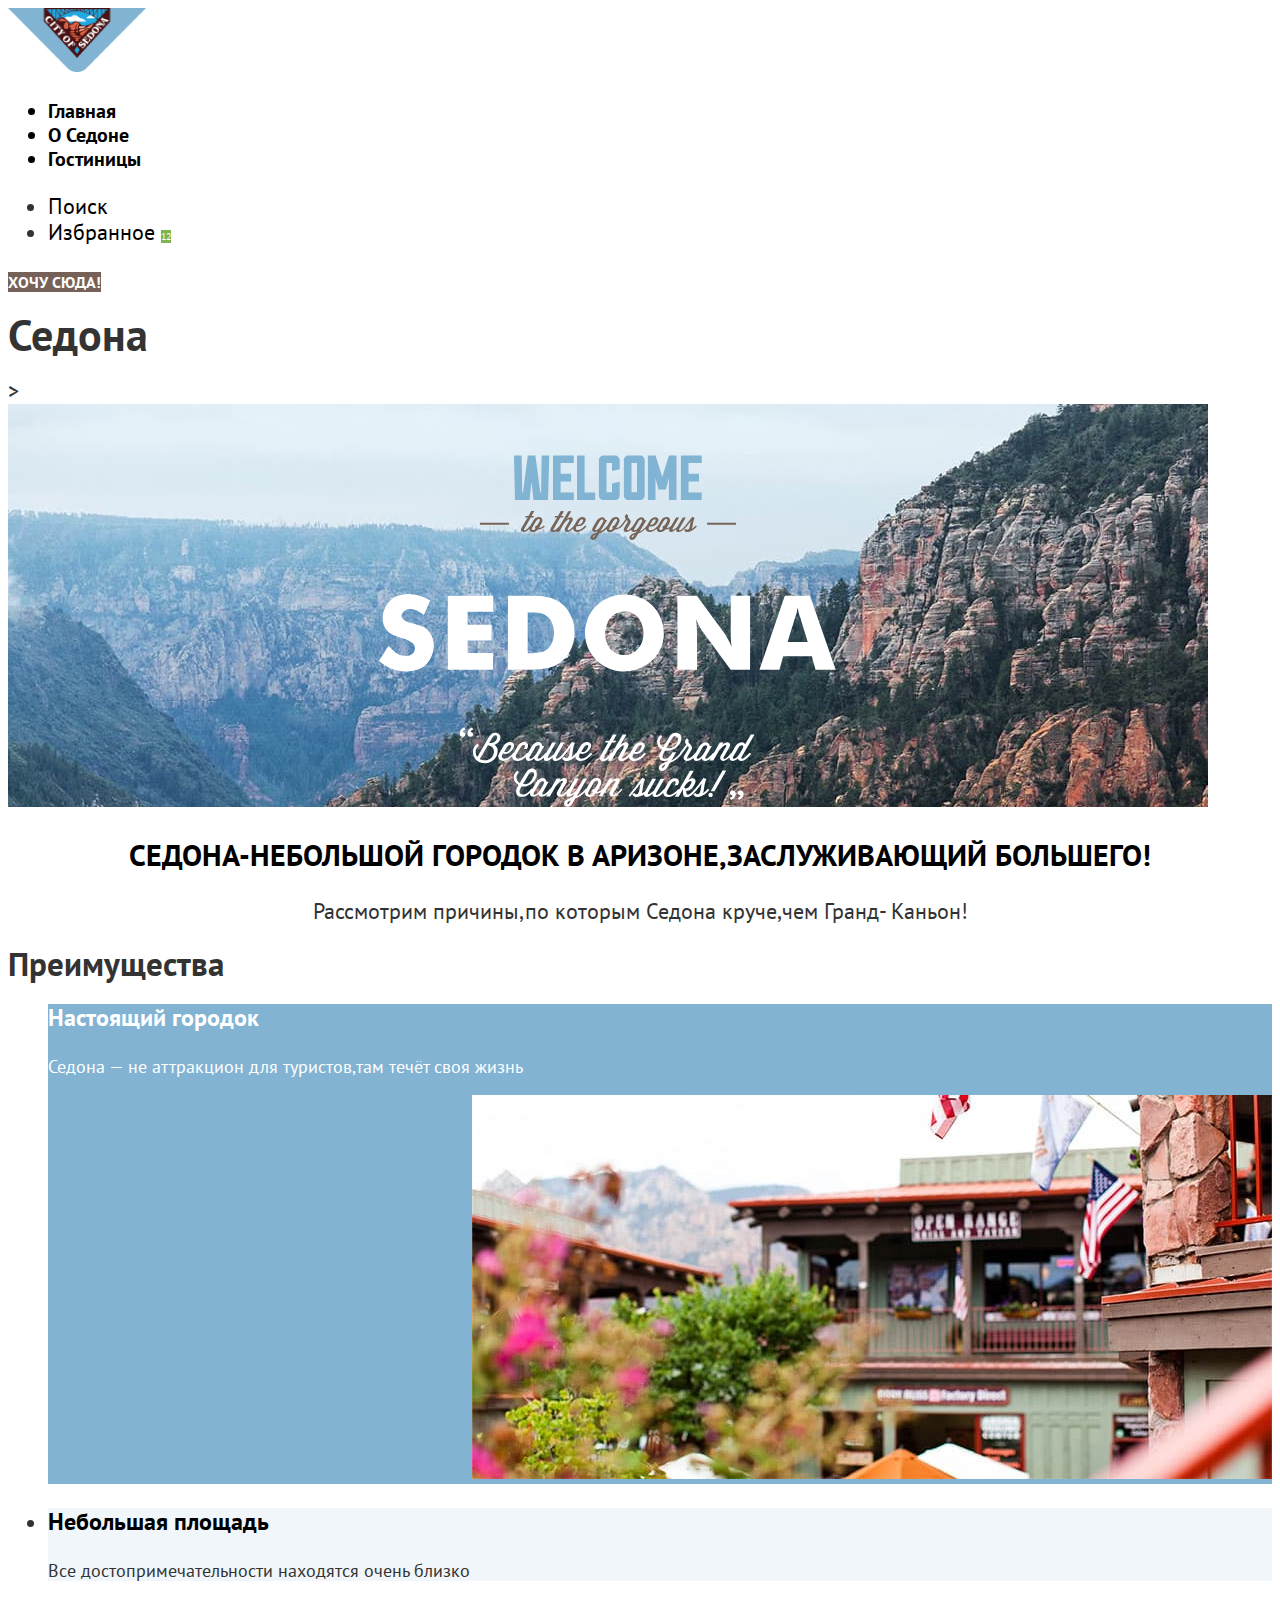
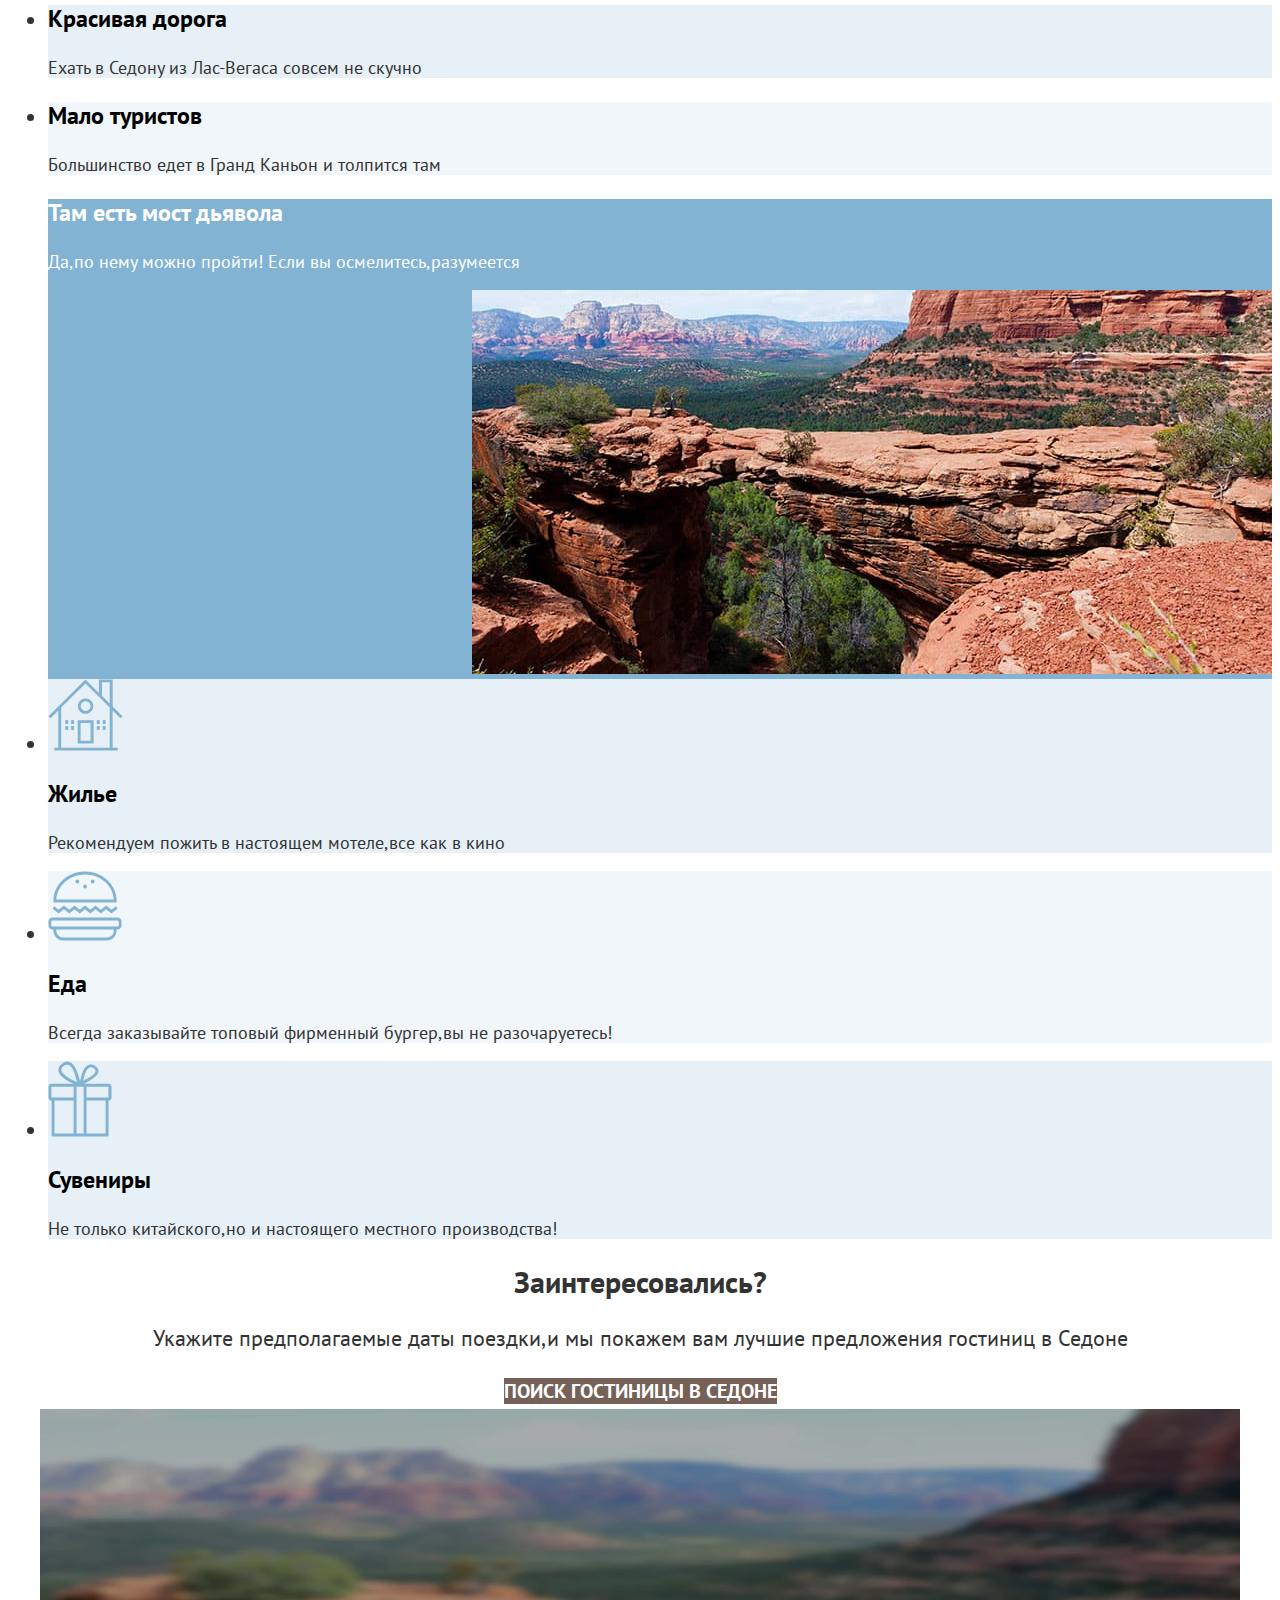
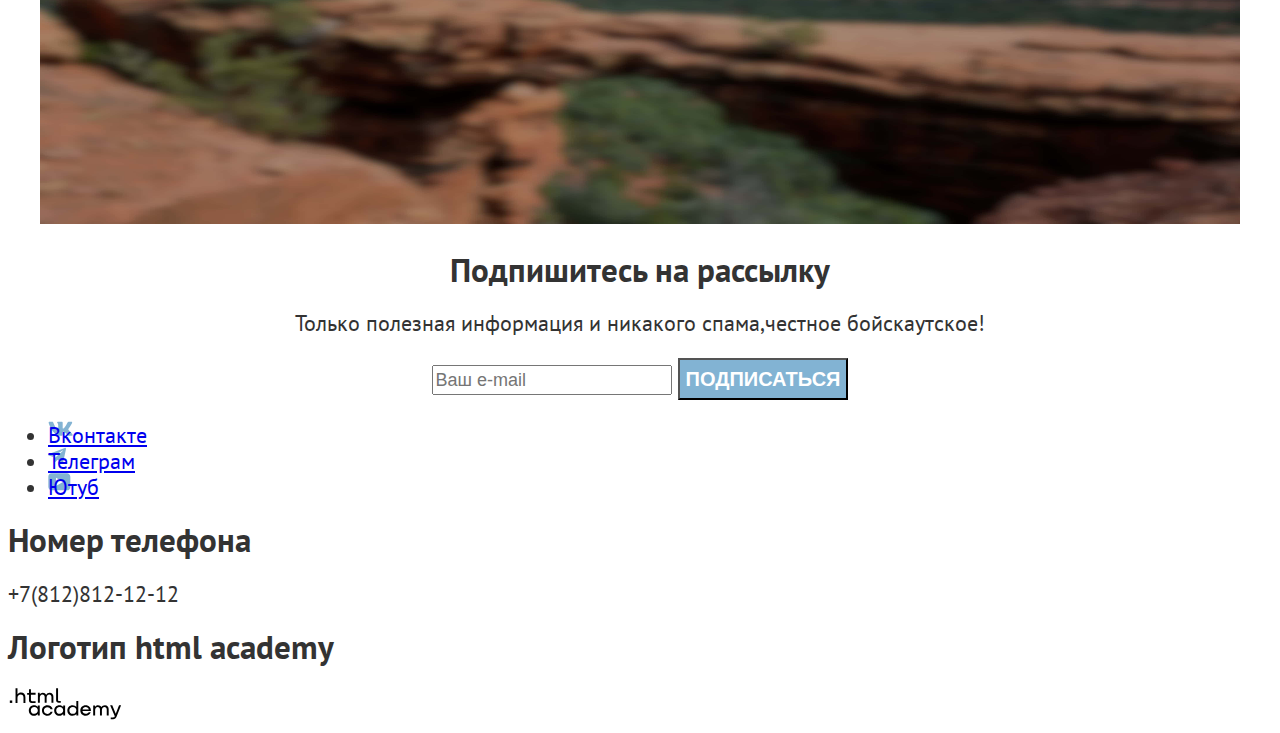
<file: 5/index.html>
<!DOCTYPE html>
<html lang="ru">
  <head>
    <meta charset="utf-8">
    <title>HTML Academy: Седона</title>
    <link rel="stylesheet" href="styles/styles.css">
    <base href="https://htmlacademy-htmlcss.github.io/2213103-sedona-35/5/">
</head>
  <body>
    <header class="page-header">
      <nav class="navigation">
        <a class="navigation-logo-link" href="index.html">
          <img class="logo" src="images/logo-herotext/logo-sedona.png" alt="Логотип City of Sedona" width="138" height="64">
        </a>
        <ul class="navigation-list">
          <li class="navigation-item">
            <a class='navigation-link' href="main.html">Главная</a>
          </li>
          <li class="navigation-item">
            <a class="navigation-link" href="about.html">О Седоне</a>
          </li>
          <li class="navigation-item">
            <a class="navigation-link" href="hotels.html">Гостиницы</a>
          </li>
        </ul>
        <ul class="navigation-user">
          <li class="navigation-user-item">
            <a class='navigation-link' href="#">
              <span class="visually-hidden">Поиск</span>
            </a>
          </li>
          <li class="navigation-user-item">
            <a class="navigation-link" href="">
              <span class="visually-hidden">Избранное</span>
              <span class="likes">12</span>
            </a>
          </li>
        </ul>
        <a class="button-navigation button" href="catalog.html">Хочу сюда!</a>
      </nav>
    </header>
    <main class="main-index">
      <h1 class="visually hidden">Седона</h1>>

      <section class="hero">
        <img class="hero text-image" src="images/logo-herotext/welcome-text.svg" alt="main text" width="458" height="352">
      <div class="hero-separator">
        <h2 class="hero-title">Седона-небольшой городок в Аризоне,заслуживающий большего!</h2>
        <p class="hero-text">Рассмотрим причины,по которым Седона круче,чем Гранд- Каньон!</p>
      </div>
      </section>
      <section class="advantages">
        <h2 class="visually-hidden">Преимущества</h2>
        <ul class="advantages-list">
            <li class="advantages-item blue">
              <h3 class="advantages-blue">Настоящий городок</h3>
              <p class="advantages-description">Седона — не аттракцион для туристов,там течёт своя жизнь</p>
              <img class="advantages-photo" src="images/background-pictures/real-town.jpg" alt="Фото городка" width="800" height="384">
            </li>

          <li class="advantages-item white ">
            <h3 class="advantages-title ">Небольшая площадь</h3>
            <p class="advantages-description">Все достопримечательности находятся очень близко</p>
          </li>
          <li class="advantages-item grey">
            <h3 class="advantages-title">Красивая дорога</h3>
            <p class="advantages-description">Ехать в Седону из Лас-Вегаса совсем не скучно</p>
          </li>
          <li class="advantages-item white">
            <h3 class="advantages-title ">Мало туристов</h3>
            <p class="advantages-description">Большинство едет в Гранд Каньон и толпится там</p>
          </li>
          <li class="advantages-item blue">
            <h3 class="advantages-blue">Там есть мост дьявола</h3>
            <p class="advantages-description">Да,по нему можно пройти! Если вы осмелитесь,разумеется</p>
            <img class="advantages-photo" src="images/background-pictures/devils-bridge.jpg" alt="Фото моста" width="800" height="384">
          </li>
          <li class="advantages-item grey">
            <img class="icon-house" src="images/icons/house.svg" alt="домик" width="75" height="72">
            <h3 class="advantages-title">Жилье</h3>
            <p class="advantages-description">Рекомендуем пожить в настоящем мотеле,все как в кино</p>
          </li>
          <li class="advantages-item white">
            <img class="icon-burger" src="images/icons/burger.svg" alt="бургер" width="74" height="70">
            <h3 class="advantages-title">Еда</h3>
            <p class="advantages-description">Всегда заказывайте топовый фирменный бургер,вы не разочаруетесь!</p>
          </li>
          <li class="advantages-item grey">
            <img class="icon-gift" src="images/icons/gift.svg" alt="подарок" width="64" height="76">
            <h3 class="advantages-title">Сувениры</h3>
            <p class="advantages-description">Не только китайского,но и настоящего местного производства!
            </p>
          </li>
        </ul>
      </section>
      <section class="appointment">
        <h2 class="appointment-title">Заинтересовались?</h2>
        <p>Укажите предполагаемые даты поездки,и мы покажем вам лучшие предложения гостиниц в Седоне</p>
         <a class="button button-search" href="#">Поиск гостиницы в седоне</a>
      </section>
      <section class="newsletter">
        <img class="newsletter-background" src="images/background-pictures/footer-bridge.jpg" alt="Sedona-footer" width="1200" height="415">
        <h2 class="newsletter-title">Подпишитесь на рассылку</h2>
        <p>Только полезная информация и никакого спама,честное бойскаутское!</p>
        <form class="newsletter-form" action="https://echo.htmlacademy.ru/" method="post">
          <input class="field" placeholder="Ваш e-mail" type="email" name="newsletter-email">
          <button class="button newsletter-button" type="submit">Подписаться</button>
        </form>
      </section>
    </main>
    <footer class="page-footer">
      <section class="footer-social">
        <ul class="footer-social-list">
          <li class="footer social-vk">
            <a class="button-vk" href="https://vk.com/htmlacademy">
              <span class="visually-hidden">Вконтакте</span>
            </a>
          </li>
          <li class="footer social-telegram">
            <a class="button-telegram" href="https://t.me/htmlacademy">
              <span class="visually-hidden">Телеграм</span>
            </a>
          </li>
          <li class="footer social-youtube">
            <a class="button-youtube" href="https://t.me/htmlacademy">
              <span class="visually-hidden">Ютуб</span>
            </a>
          </li>
        </ul>
      </section>
        <section class="contacts">
          <h2 class="visually-hidden">Номер телефона</h2>
          <p class="phone-number">+7(812)812-12-12</p>
        </section>
        <section class="footer-logo">
          <h2 class="visually-hidden">Логотип html academy</h2>
          <a class="footer-logo-link" href="htpps://htmlacademy.ru/">
            <img class="logo-htmlacademy" src="images/logo-herotext/html-academy-logo.svg" alt="html academy" width="114.9" height="32.9">
          </a>
        </section>
    </footer>
  </body>
</html>
</file>
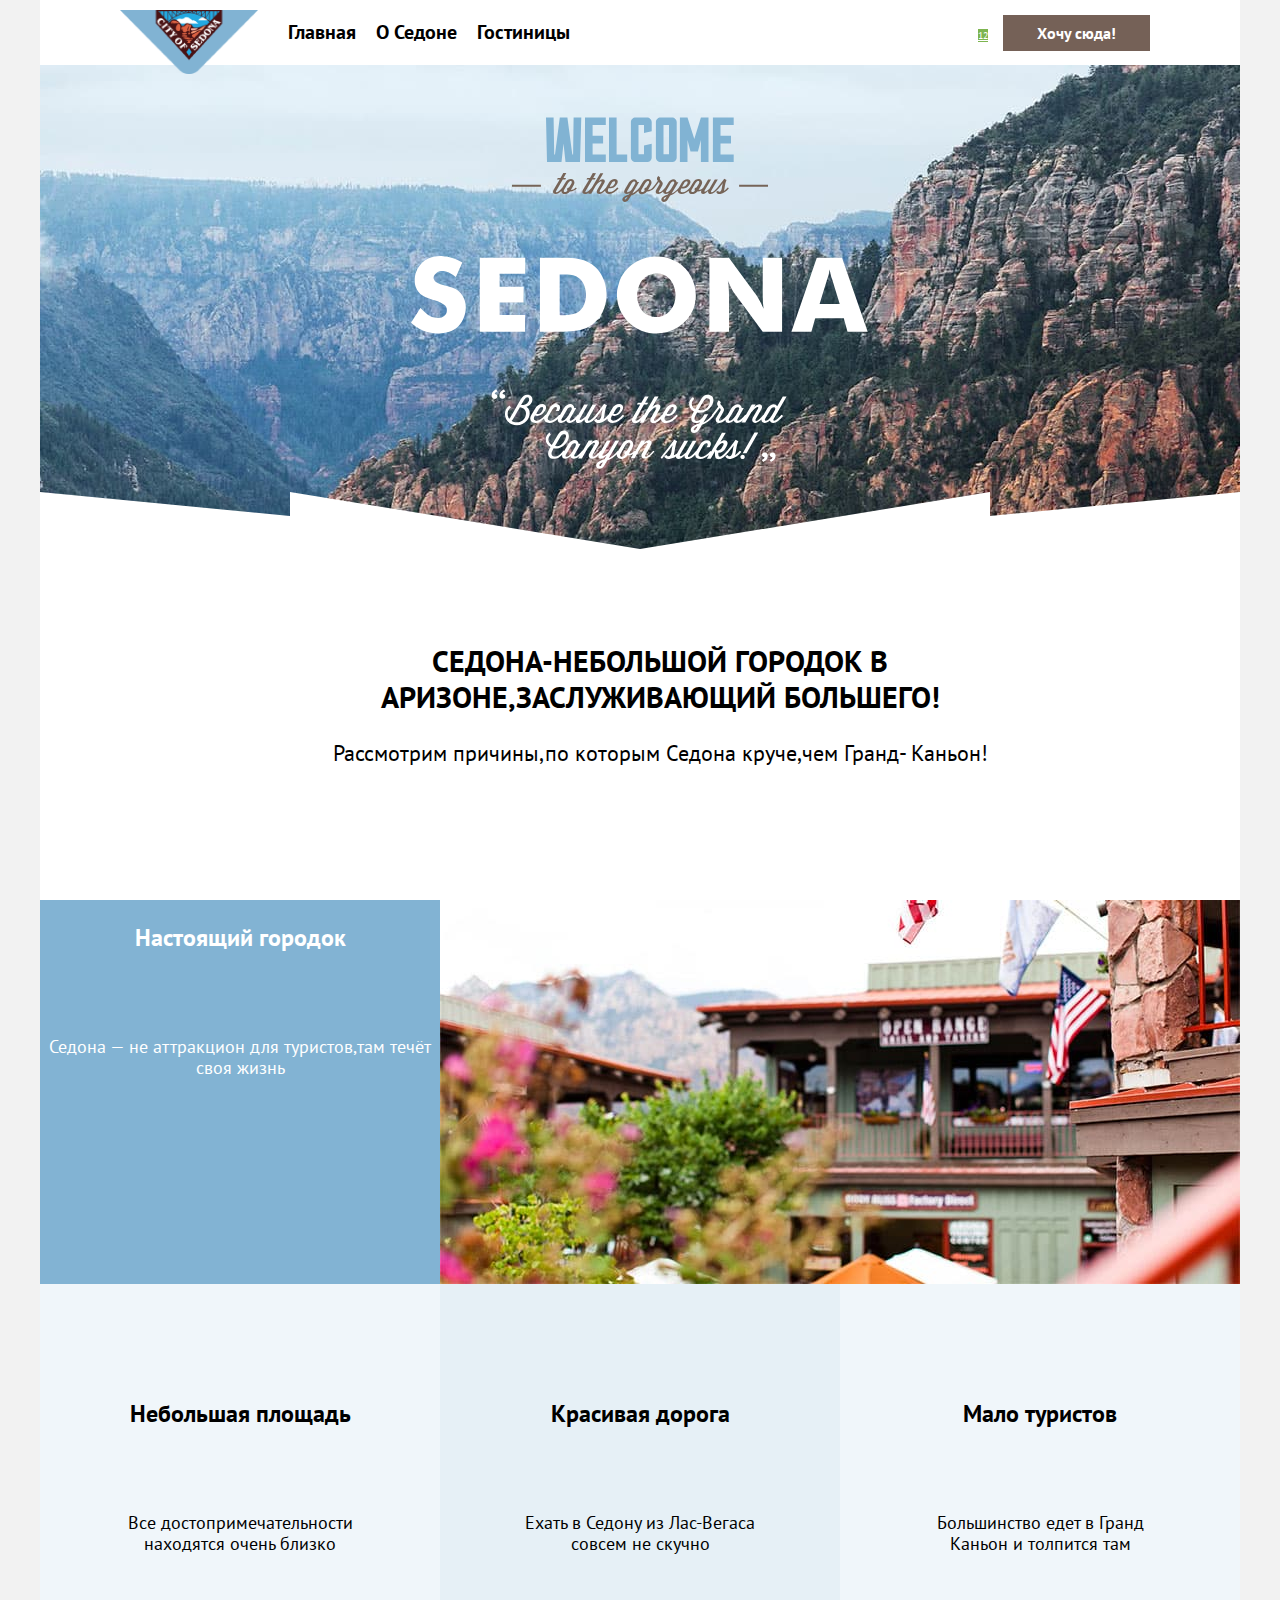
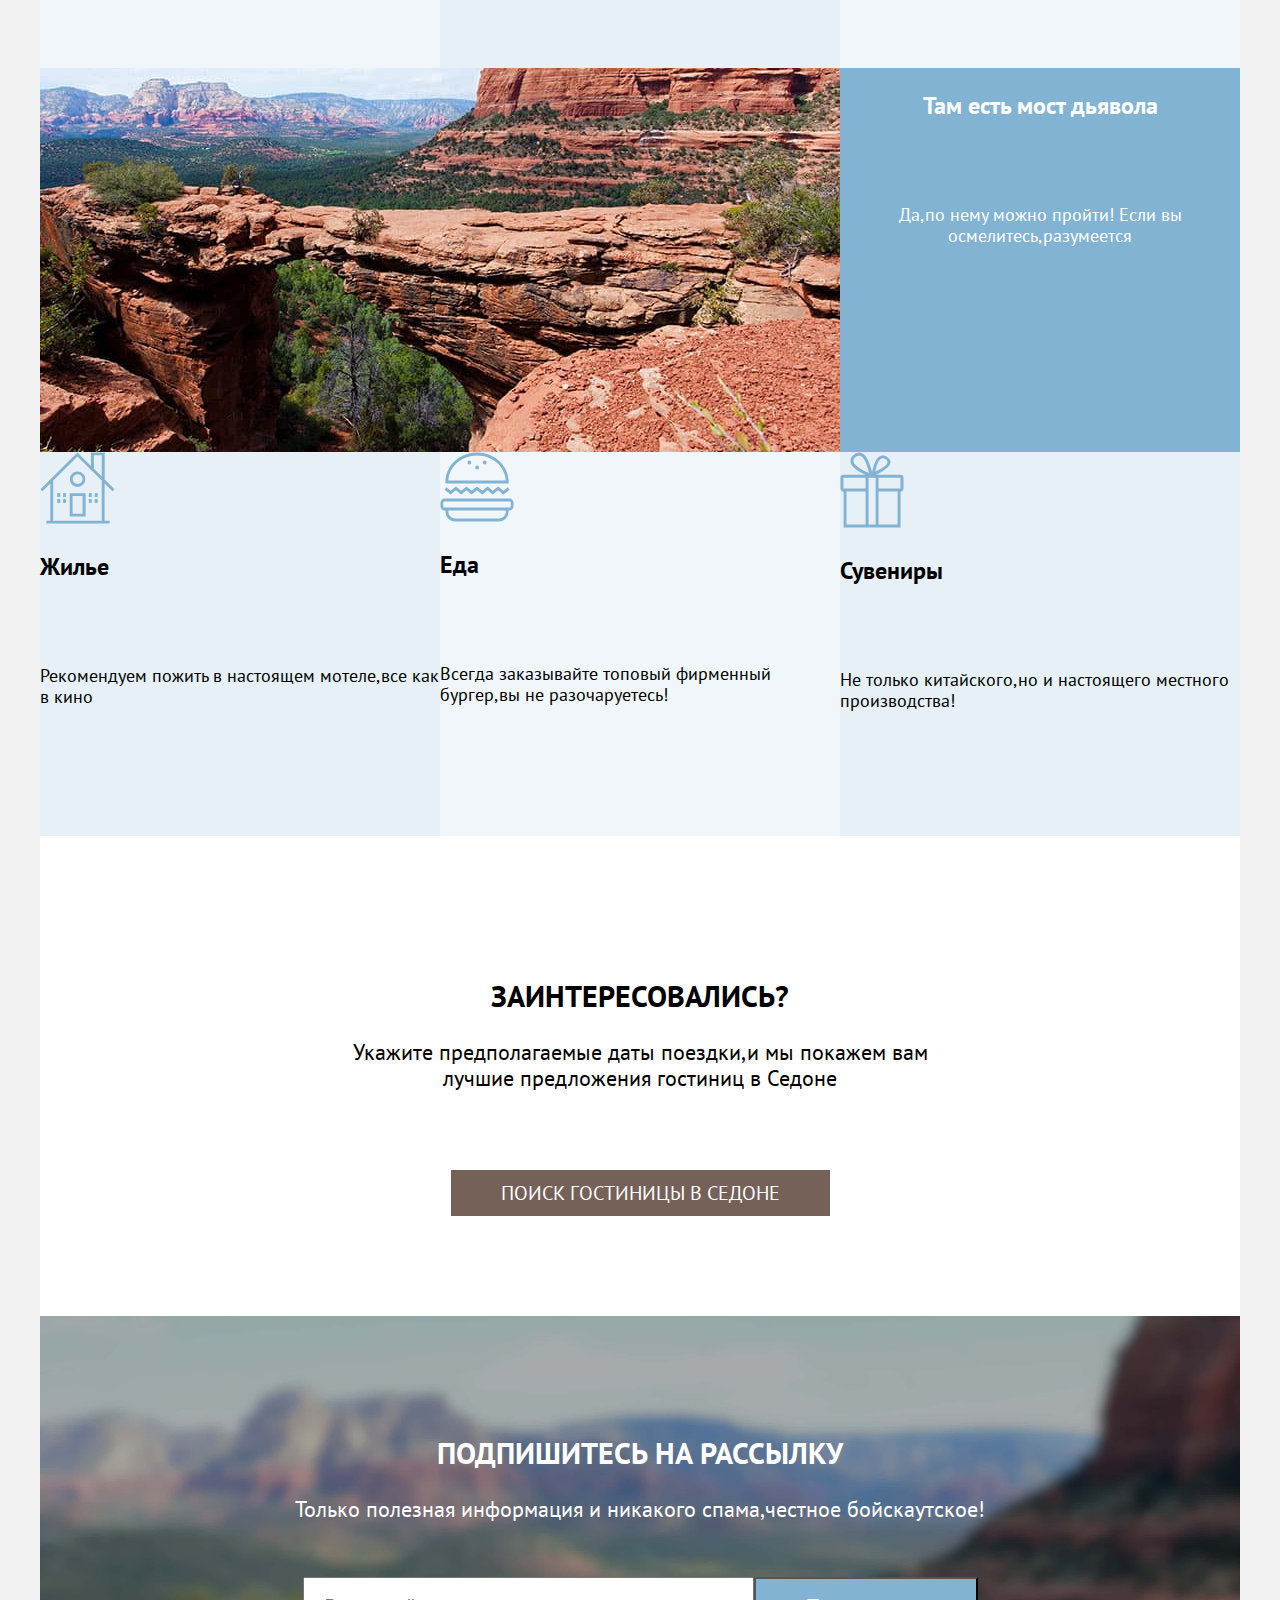
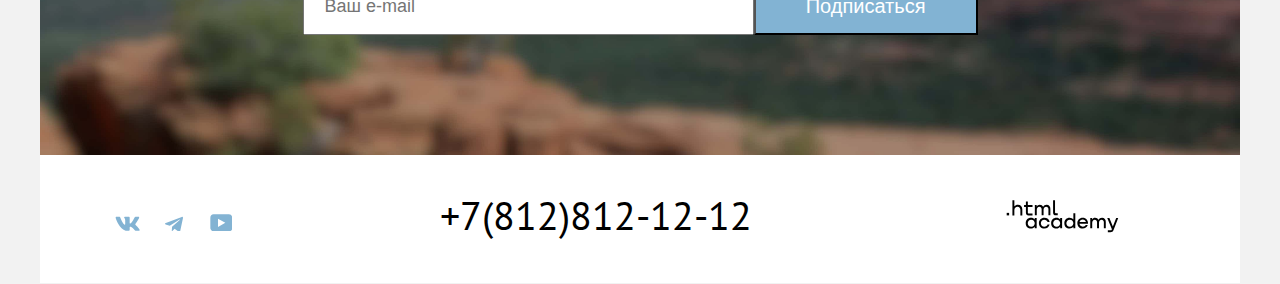
<file: 6/index.html>
<!DOCTYPE html>
<html lang="ru">

  <head>
    <meta charset="utf-8">
    <title>HTML Academy: Седона</title>
    <link rel="stylesheet" href="styles/styles.css">
    <base href="https://htmlacademy-htmlcss.github.io/2213103-sedona-35/6/">
</head>

  <body>
    <div class="page-container">
      <header class="header">
        <nav class="navigation">
          <a class="navigation-link">
            <img class="logo" src="images/logo-herotext/logo-sedona.png" alt="Логотип City of Sedona" width="138"
              height="64">
          </a>
          <ul class="navigation-list">
            <li class="navigation-item">
              <a class='navigation-link'>Главная</a>
            </li>
            <li class="navigation-item">
              <a class="navigation-link" href="#">О Седоне</a>
            </li>
            <li class="navigation-item">
              <a class="navigation-link" href="catalog.html">Гостиницы</a>
            </li>
          </ul>
          <ul class="navigation-user">
            <li class="navigation-item">
              <a class="navigation-user-search search" href="#">
                <span class="visually-hidden">Поиск</span>
              </a>
            </li>
            <li class="navigation-item">
              <a class="navigation-user-likes likes" href="">
                <span class="visually-hidden">Избранное</span>
                <span class="likes">12</span>
              </a>
            </li>
            <li class="navigation-item">
              <a class="button navigation-button" href="catalog.html">Хочу сюда!</a>
            </li>

          </ul>
        </nav>
      </header>

      <main class="main">
        <h1 class="visually-hidden">Седона</h1>
        <div class="hero-logo">
          <section class="hero">
            <div class="hero-wrapper">
              <img class="hero-img" src="images/logo-herotext/welcome-text.svg"
                alt="WELCOME to the gorgeous SEDONA 'Because the Grand Canyon sucks!  '" width="458" height="352">
            </div>
            <div class="hero-title-class">
              <h2 class="hero-title">Седона-небольшой городок в Аризоне,заслуживающий большего!</h2>
              <p class="hero-text">Рассмотрим причины,по которым Седона круче,чем Гранд- Каньон!</p>
            </div>
          </section>
        </div>

        <section class="advantages">
          <h2 class="visually-hidden">Преимущества</h2>
          <ul class="advantages-list">
            <li class="advantages-item city">
              <div class="advantages-item">
                <h3 class="advantages-title">Настоящий городок</h3>
                <p class="advantages-description">Седона — не аттракцион для туристов,там течёт своя жизнь</p>
              </div>
              <img class="advantages-photo" src="images/background/real-town.jpg" alt="Фото городка" width="800"
                height="384">
            </li>

            <li class="advantages-item square">

              <h3 class="advantages-title">Небольшая площадь</h3>
              <p class="advantages-description">Все достопримечательности находятся очень близко</p>

            </li>

            <li class="advantages-item road">

              <h3 class="advantages-title">Красивая дорога</h3>
              <p class="advantages-description">Ехать в Седону из Лас-Вегаса совсем не скучно</p>

            </li>
            <li class="advantages-item tourists">

              <h3 class="advantages-title">Мало туристов</h3>
              <p class="advantages-description">Большинство едет в Гранд Каньон и толпится там</p>

            </li>
            <li class="advantages-item bridge">
              <img class="advantages-photo" src="images/background/devils-bridge.jpg" alt="Фото моста" width="800"
                height="384">
              <div class="advantages-columns">
                <h3 class="advantages-title ">Там есть мост дьявола</h3>
                <p class="advantages-description">Да,по нему можно пройти! Если вы осмелитесь,разумеется</p>
              </div>
            </li>


            <li class="advantages-item grey">
              <img class="icon-house" src="images/icons/house.svg" alt="домик" width="75" height="72">

              <h3 class="advantages-title">Жилье</h3>
              <p class="advantages-description">Рекомендуем пожить в настоящем мотеле,все как в кино</p>

            </li>
            <li class="advantages-item white">
              <img class="icon-burger" src="images/icons/burger.svg" alt="бургер" width="74" height="70">

              <h3 class="advantages-title">Еда</h3>
              <p class="advantages-description">Всегда заказывайте топовый фирменный бургер,вы не разочаруетесь!</p>

            </li>
            <li class="advantages-item grey">
              <img class="icon-gift" src="images/icons/gift.svg" alt="подарок" width="64" height="76">

              <h3 class="advantages-title">Сувениры</h3>
              <p class="advantages-description">Не только китайского,но и настоящего местного производства!</p>

            </li>
          </ul>
        </section>



        <section class="appointment">
          <h2 class="appointment-title">Заинтересовались?</h2>
          <p class="appointment-text">Укажите предполагаемые даты поездки,и мы покажем вам лучшие предложения гостиниц в
            Седоне</p>
          <a class="button button-search" href="#">Поиск гостиницы в седоне</a>
        </section>

        <section class="newsletter newsletter-background">
          <h2 class="newsletter-title">Подпишитесь на рассылку</h2>
          <p class="newsletter-text">Только полезная информация и никакого спама,честное бойскаутское!</p>
          <form class="newsletter-form" action="https://echo.htmlacademy.ru/" method="post">
            <input class="field" placeholder="Ваш e-mail" type="email" name="newsletter-email">
            <button class="button newsletter-button" type="submit">Подписаться</button>
          </form>
        </section>
      </main>
      <footer class="page-footer">
        <section class="footer-social">
          <h2 class="visually-hidden">Социальные сети</h2>
          <ul class="footer-social-list">
            <li class="footer ">
              <a class="button-vk social-vk" href="https://vk.com/htmlacademy">
                <span class="visually-hidden">Вконтакте</span>
              </a>
            </li>
            <li class="footer ">
              <a class="button-telegram social-telegram" href="https://t.me/htmlacademy">
                <span class="visually-hidden">Телеграм</span>
              </a>
            </li>
            <li class="footer ">
              <a class="button-youtube social-youtube" href="https://t.me/htmlacademy">
                <span class="visually-hidden">Ютуб</span>
              </a>
            </li>
          </ul>
        </section>
        <section class="contacts">
          <h2 class="visually-hidden">+7(812)812-12-12</h2>
          <p class="phone-number">+7(812)812-12-12</p>
        </section>
        <section class="footer-logo">
          <h2 class="visually-hidden">Логотип html academy</h2>
          <a class="footer-logo-link" href="htpps://htmlacademy.ru/">
            <img class="logo-htmlacademy" src="images/logo-herotext/html-academy-logo.svg" alt="html academy"
              width="115" height="33">
          </a>
        </section>
      </footer>
    </div>
  </body>

</html>
</file>
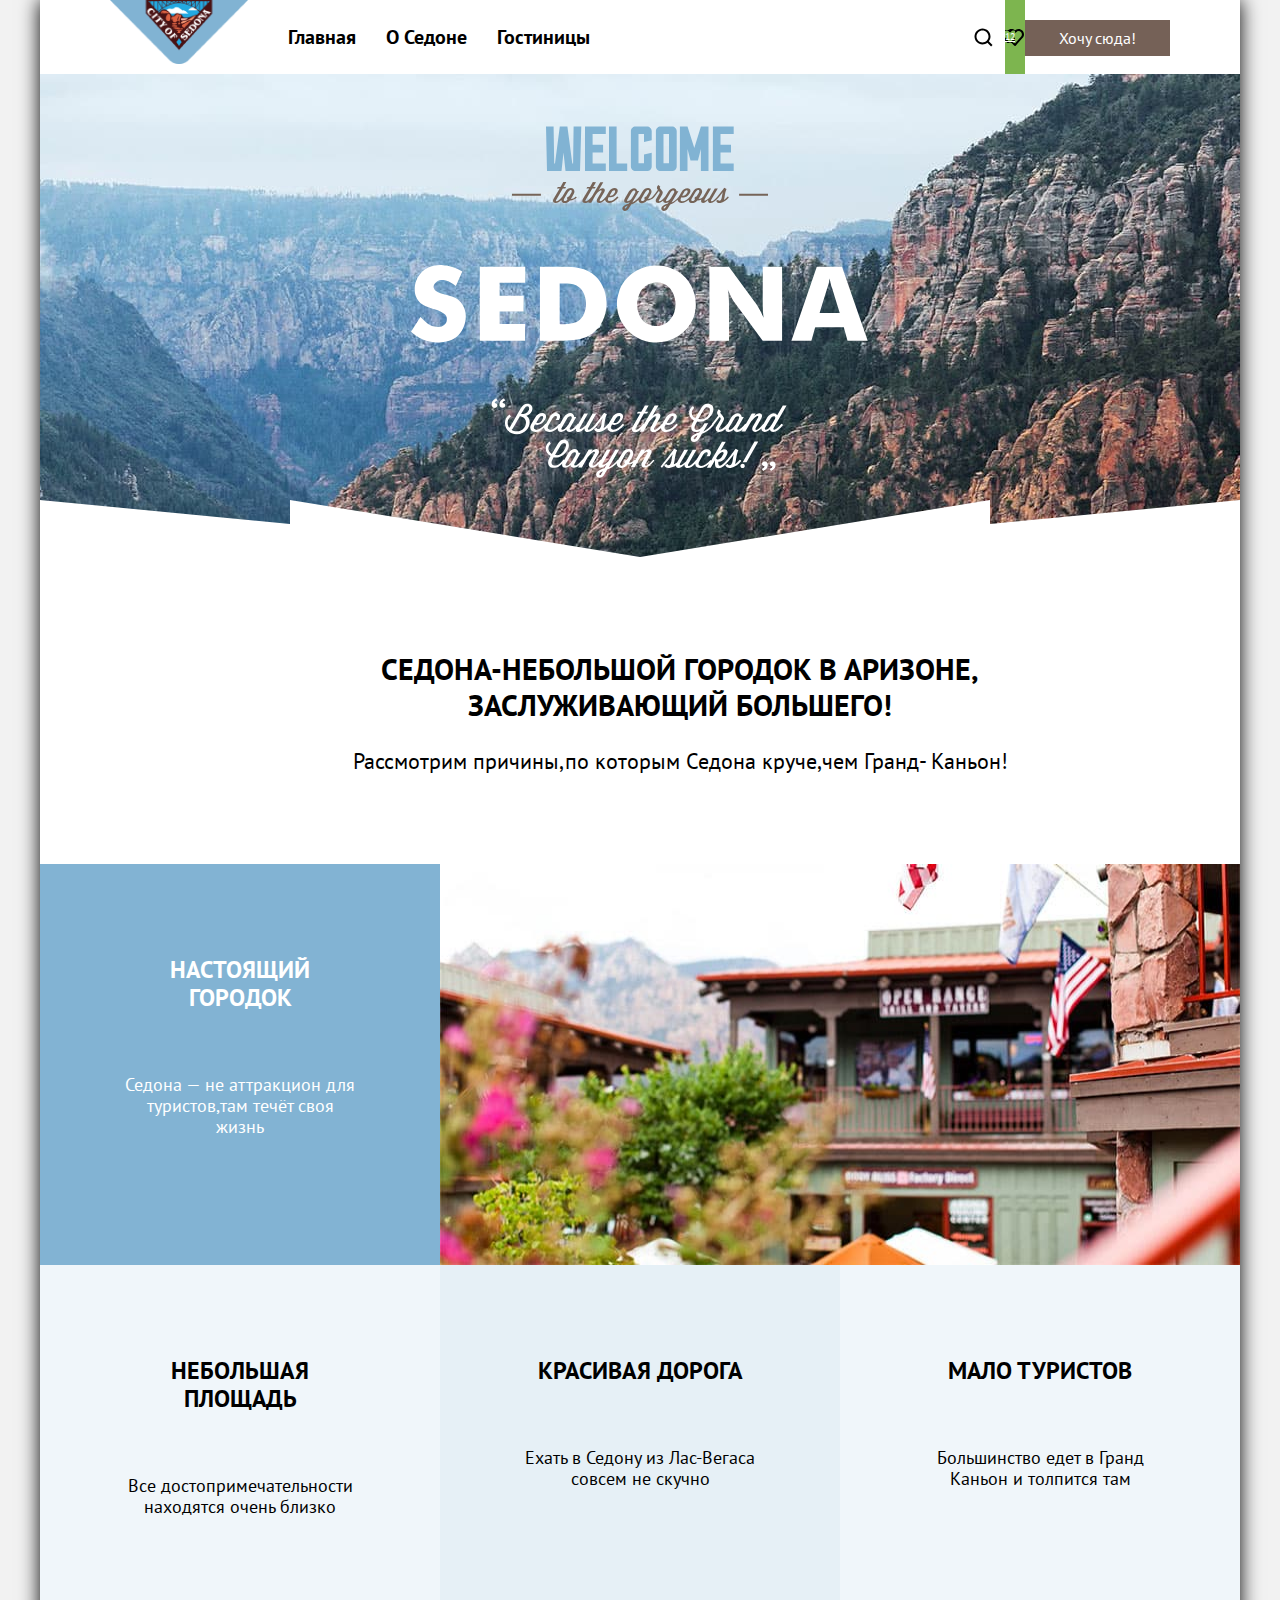
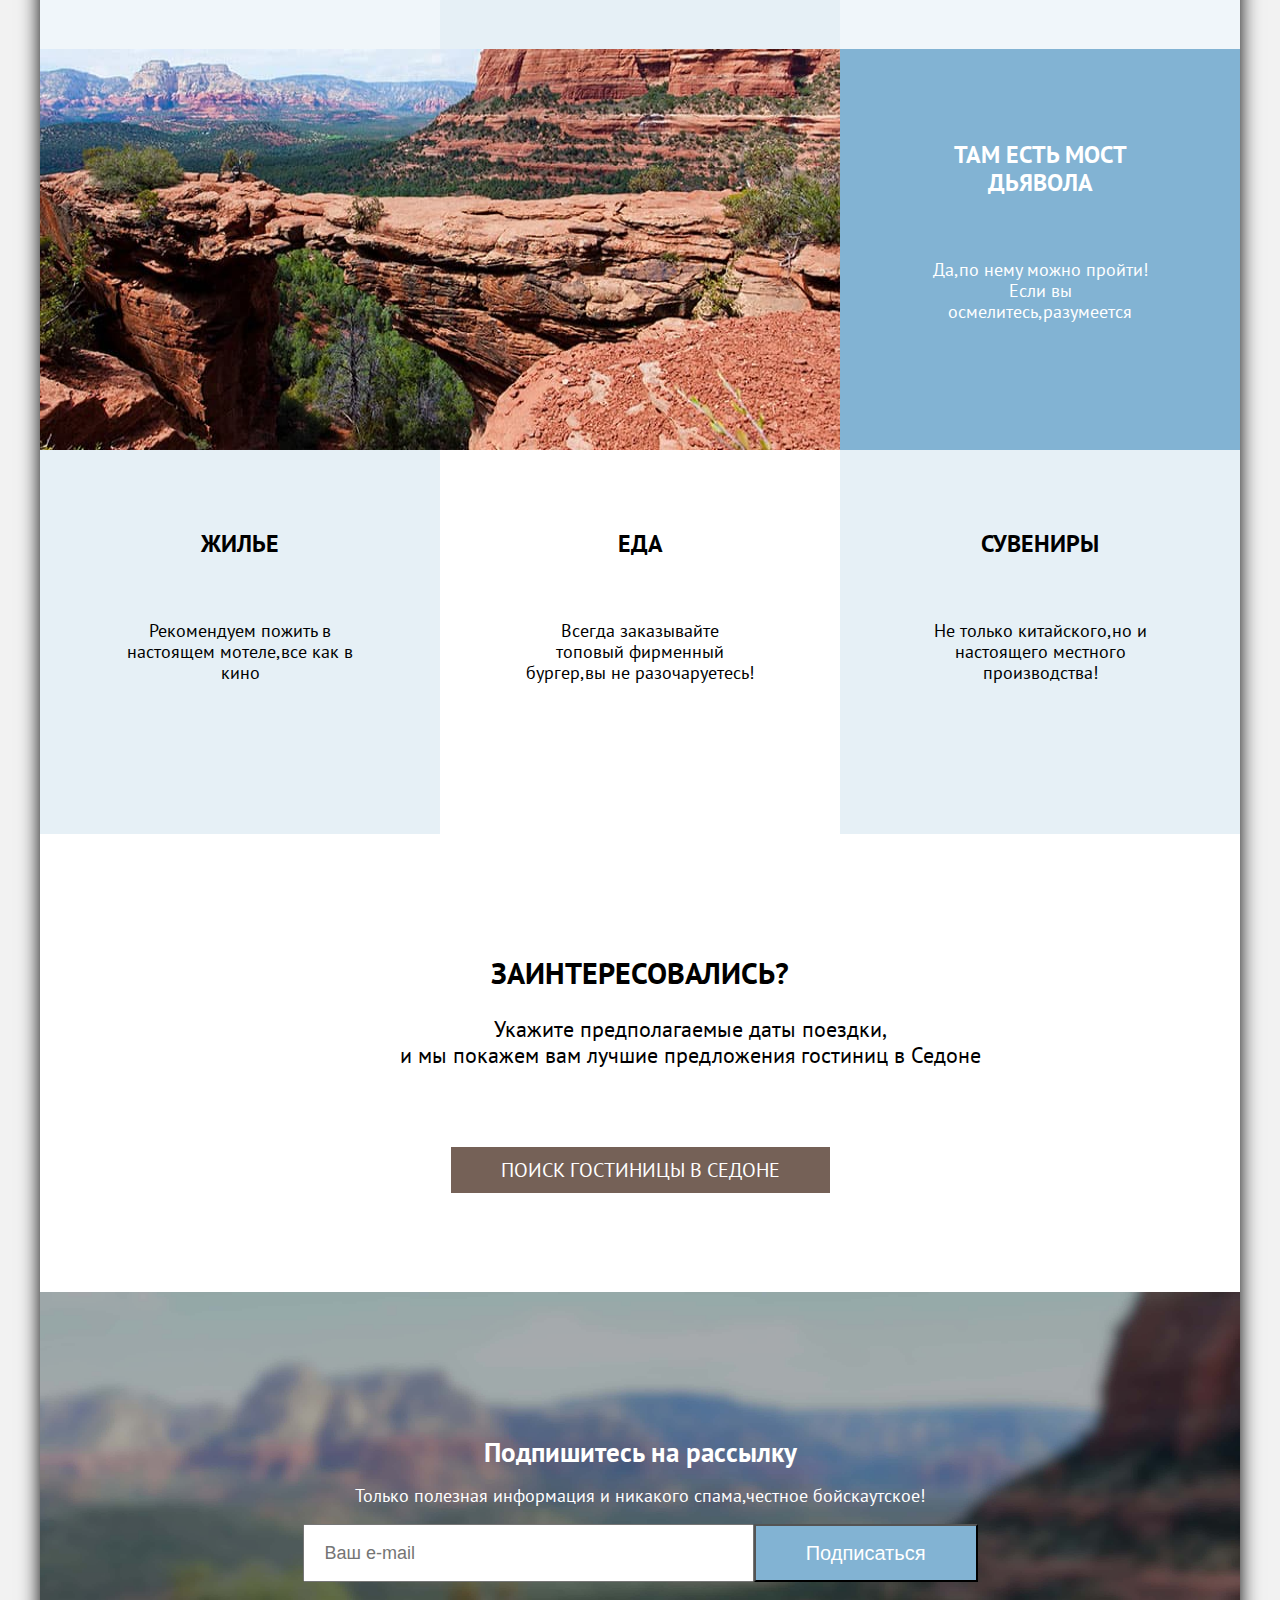
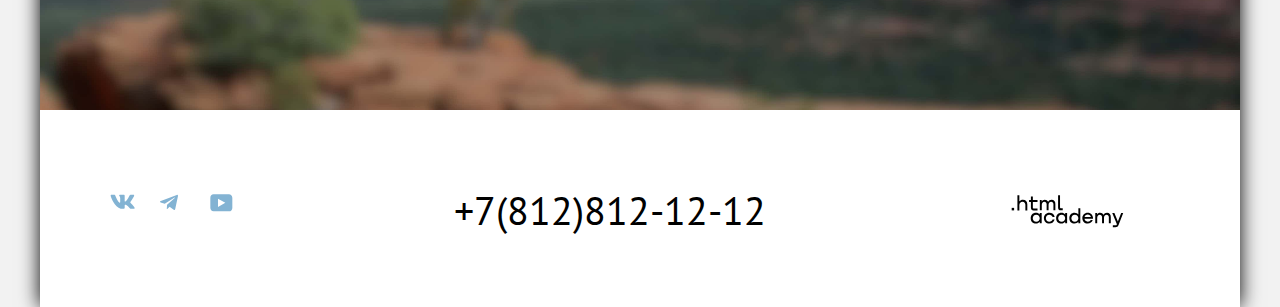
<file: 7/index.html>
<!DOCTYPE html>
<html lang="ru">
  <head>
    <meta charset="utf-8" >
    <title>HTML Academy: Седона</title>
    <link rel="stylesheet" href="styles/styles.css" >
    <base href="https://htmlacademy-htmlcss.github.io/2213103-sedona-35/7/">
</head>

  <body>
    <div class="page-container">
      <header class="header">
        <nav class="navigation">
          <a class="navigation-link" href="index.html">
            <img class="logo" src="images/logo-herotext/logo-sedona.png" alt="Логотип City of Sedona" width="138" height="64">
          </a>
          <ul class="navigation-list">
            <li class="navigation-item">
              <a class="navigation-link" href="#">Главная</a>
            </li>
            <li class="navigation-item">
              <a class="navigation-link" href="#">О Седоне</a>
            </li>
            <li class="navigation-item">
              <a class="navigation-link" href="catalog.html">Гостиницы</a>
            </li>
          </ul>
          <ul class="navigation-user">
            <li class="navigation-item">
              <a class="navigation-user-link search" href="#">
                <span class="visually-hidden">Поиск</span>
              </a>
            </li>
            <li class="navigation-user-item">
              <a class="navigation-user-link likes" href="">
                <span class="visually-hidden">Избранное</span>
                <span class="likes">12</span>
              </a>
            </li>
            <li class="navigation-item">
              <a class="button navigation-button" href="catalog.html">Хочу сюда!</a>
            </li>
          </ul>
        </nav>
      </header>
      <main class="main">
        <h1 class="visually-hidden">Седона</h1>
        <div class="hero-logo">
          <section class="hero">
            <div class="hero-wrapper">
              <img class="hero-icon" src="images/logo-herotext/welcome-text.svg" alt="WELCOME to the gorgeous SEDONA 'Because the Grand Canyon sucks!" width="458" height="352"/>
            </div>
            <div class="hero-title-class">
              <h2 class="hero-title">Седона-небольшой городок в Аризоне,<br />заслуживающий большего!</h2>
              <p class="hero-text"> Рассмотрим причины,по которым Седона круче,чем Гранд- Каньон!</p>
            </div>
          </section>
        </div>

        <section class="advantages">
          <h2 class="visually-hidden">Преимущества</h2>
          <ul class="advantages-list">
            <li class="advantages-item picture">
              <div class="advantages-container">
                <h3 class="advantages-title">Настоящий городок</h3>
                <p class="advantages-description">Седона — не аттракцион для туристов,там течёт своя жизнь</p>
              </div>
              <img class="advantages-photo"  src="images/background/real-town.jpg" alt="Фото городка" alt="Фото городка"  width="800"  height="384">
            </li>

            <li class="advantages-item square">
              <div class="advantages-container">
                <h3 class="advantages-title">Небольшая площадь</h3>
                <p class="advantages-description">Все достопримечательности находятся очень близко</p>
              </div>
            </li>

            <li class="advantages-item road">
              <div class="advantages-container">
                <h3 class="advantages-title">Красивая дорога</h3>
                <p class="advantages-description">Exать в Седону из Лас-Вегаса совсем не скучно</p>
              </div>
            </li>
            <li class="advantages-item tourists">
              <div class="advantages-container">
                <h3 class="advantages-title">Мало туристов</h3>
                <p class="advantages-description">Большинство едет в Гранд Каньон и толпится там</p>
              </div>
            </li>
            <li class="advantages-item picture">
              <img class="advantages-photo" src="images/background/devils-bridge.jpg" alt="Фото моста" width="800" height="384">
              <div class="advantages-container">
                <h3 class="advantages-title">Там есть мост дьявола</h3>
                <p class="advantages-description">Да,по нему можно пройти! Если вы осмелитесь,разумеется</p>
              </div>
            </li>
          </ul>

          <ul class="features-list">
            <li class="features-item grey">
              <div class="features-container">
                <h3 class="features-title">Жилье</h3>
                <p class="features-description">Рекомендуем пожить в настоящем мотеле,все как в кино</p>
              </div>
            </li>
            <li class="features-item white">
              <div class="features-container">
                <h3 class="features-title">Еда</h3>
                <p class="features-description">Всегда заказывайте топовый фирменный бургер,вы не разочаруетесь!</p>
              </div>
            </li>
            <li class="features-item grey">
              <div class="features-container">
                <h3 class="features-title">Сувениры</h3>
                <p class="features-description"> Не только китайского,но и настоящего местного производства!</p>
              </div>
            </li>
          </ul>
        </section>

        <section class="appointment">
          <h2 class="appointment-title">Заинтересовались?</h2>
          <p class="appointment-text">Укажите предполагаемые даты поездки,<br />и мы покажем вам лучшие предложения гостиниц в Седоне
          </p>
          <a class="button button-search" href="#">Поиск гостиницы в седоне</a>
        </section>

        <section class="newsletter newsletter-background">
          <h2 class="newsletter-title">Подпишитесь на рассылку</h2>
          <p class="newsletter-text">Только полезная информация и никакого спама,честное бойскаутское!</p>
          <form class="newsletter-form" action="https://echo.htmlacademy.ru/" method="post">
            <input class="field" placeholder="Ваш e-mail" type="email" name="newsletter-email" >
            <button class="button newsletter-button" type="submit">Подписаться</button>
          </form>
        </section>
      </main>
      <footer class="page-footer">
        <section class="footer-social">
          <h2 class="visually-hidden">Социальные сети</h2>
          <a class="button-social social-vk" href="https://vk.com/htmlacademy">
            <span class="visually-hidden">Вконтакте</span>
          </a>

          <a class="button-social social-telegram" href="https://t.me/htmlacademy">
            <span class="visually-hidden">Телеграм</span>
          </a>

          <a class="button-social social-youtube" href="https://t.me/htmlacademy">
            <span class="visually-hidden">Ютуб</span>
          </a>
        </section>
        <section class="contacts">
          <h2 class="visually-hidden">+7(812)812-12-12</h2>
          <p class="phone-number">+7(812)812-12-12</p>
        </section>
        <section class="footer-logo">
          <h2 class="visually-hidden">Логотип html academy</h2>
          <a class="footer-logo-link" href="htpps://htmlacademy.ru/">
            <img class="logo-htmlacademy" src="images/logo-herotext/html-academy-logo.svg" alt="html academy" width="115" height="33">
          </a>
        </section>
      </footer>
    </div>
  </body>
</html>
</file>
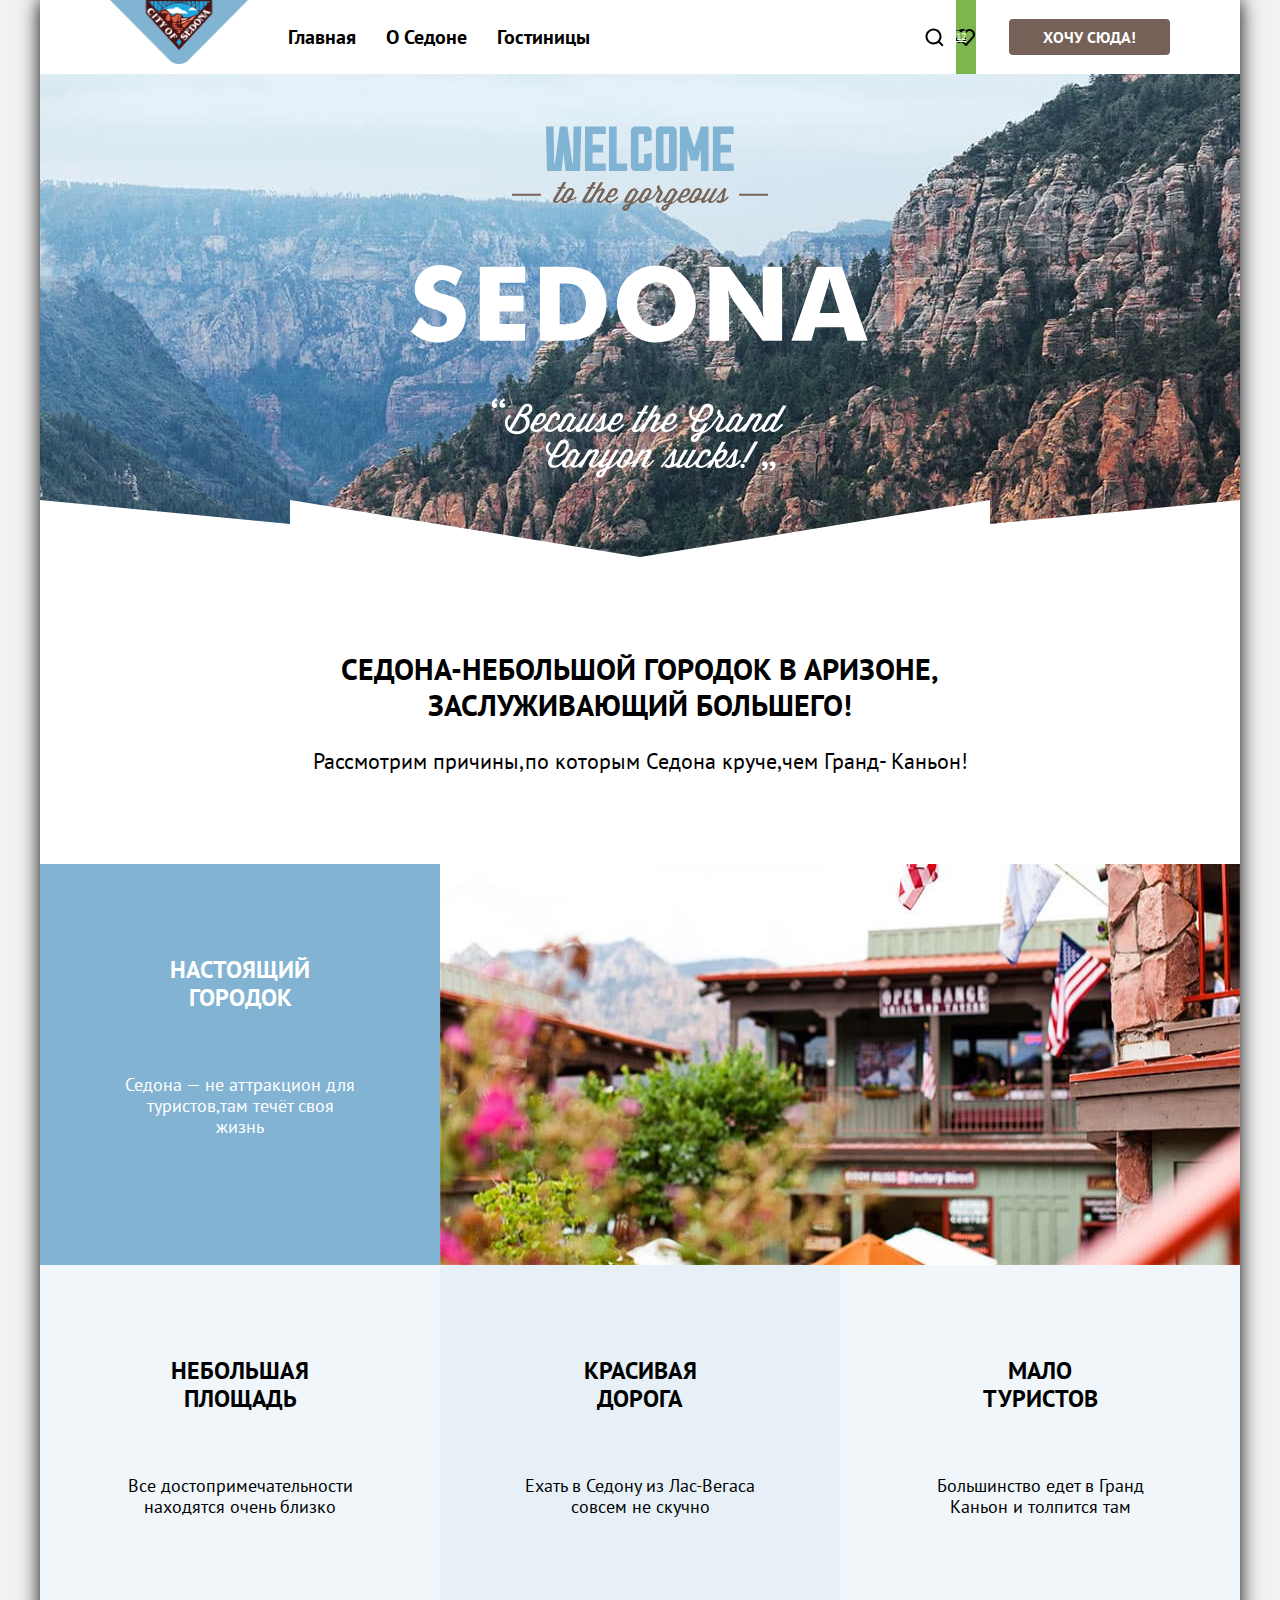
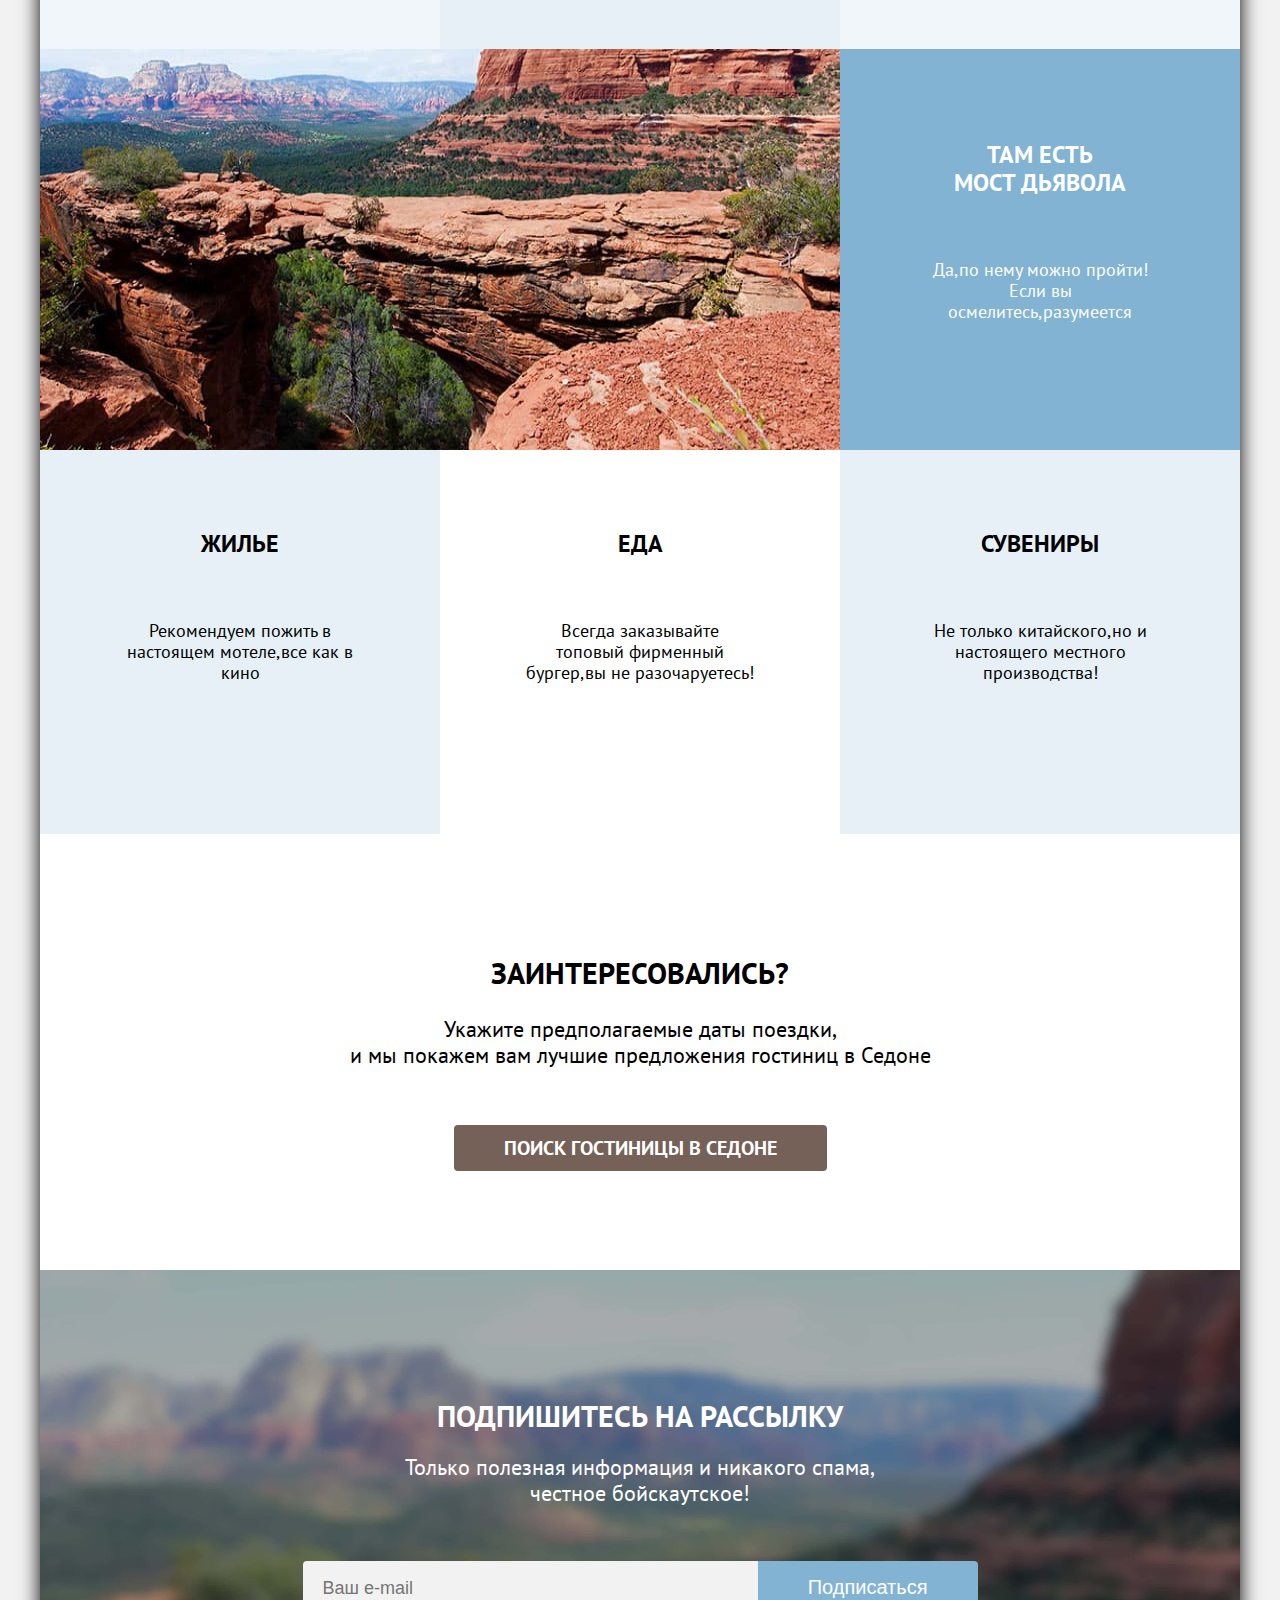
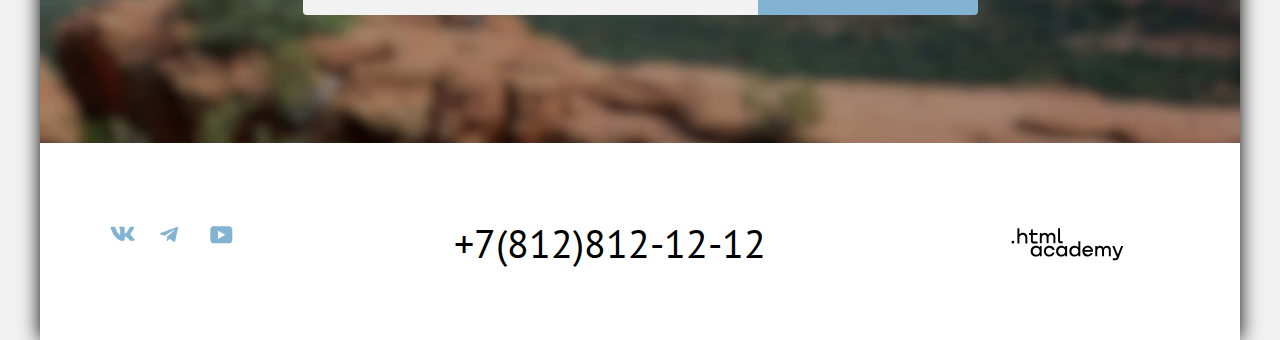
<file: 8/index.html>
<!DOCTYPE html>
<html lang="ru">
  <head>
    <meta charset="utf-8" >
    <title>HTML Academy: Седона</title>
    <link rel="stylesheet" href="styles/styles.css" >
    <base href="https://htmlacademy-htmlcss.github.io/2213103-sedona-35/8/">
</head>

  <body>
    <div class="page-container">
      <header class="header">
        <nav class="navigation">
          <a class="navigation-link" href="index.html">
            <img class="logo" src="images/logo-herotext/logo-sedona.png" alt="Логотип City of Sedona" width="138" height="64">
          </a>
          <ul class="navigation-list">
            <li class="navigation-item">
              <a class="navigation-link" href="#">Главная</a>
            </li>
            <li class="navigation-item">
              <a class="navigation-link" href="#">О Седоне</a>
            </li>
            <li class="navigation-item">
              <a class="navigation-link" href="catalog.html">Гостиницы</a>
            </li>
          </ul>
          <ul class="navigation-user">
            <li class="navigation-item">
              <a class="navigation-user-link search" href="#">
                <span class="visually-hidden">Поиск</span>
              </a>
            </li>
            <li class="navigation-user-item">
              <a class="navigation-user-link likes" href="">
                <span class="visually-hidden">Избранное</span>
                <span class="likes">12</span>
              </a>
            </li>
            <li class="navigation-item">
              <a class="button navigation-button" href="catalog.html">Хочу сюда!</a>
            </li>
          </ul>
        </nav>
      </header>
      <main class="main">
        <h1 class="visually-hidden">Седона</h1>
        <div class="hero-logo">
          <section class="hero">
            <div class="hero-wrapper">
              <img class="hero-icon" src="images/logo-herotext/welcome-text.svg" alt="WELCOME to the gorgeous SEDONA 'Because the Grand Canyon sucks!" width="458" height="352"/>
            </div>
            <div class="hero-title-class">
              <h2 class="hero-title">Седона-небольшой городок в Аризоне,<br />заслуживающий большего!</h2>
              <p class="hero-text"> Рассмотрим причины,по которым Седона круче,чем Гранд- Каньон!</p>
            </div>
          </section>
        </div>

        <section class="advantages">
          <h2 class="visually-hidden">Преимущества</h2>
          <ul class="advantages-list">
            <li class="advantages-item picture">
              <div class="advantages-container">
                <h3 class="advantages-title">Настоящий городок</h3>
                <p class="advantages-description">Седона — не аттракцион для туристов,там течёт своя жизнь</p>
              </div>
              <img class="advantages-photo"  src="images/background/real-town.jpg" alt="Фото городка" alt="Фото городка"  width="800"  height="384">
            </li>

            <li class="advantages-item square">
              <div class="advantages-container">
                <h3 class="advantages-title">Небольшая площадь</h3>
                <p class="advantages-description">Все достопримечательности находятся очень близко</p>
              </div>
            </li>

            <li class="advantages-item road">
              <div class="advantages-container">
                <h3 class="advantages-title">Красивая дорога</h3>
                <p class="advantages-description">Exать в Седону из Лас-Вегаса совсем не скучно</p>
              </div>
            </li>
            <li class="advantages-item tourists">
              <div class="advantages-container">
                <h3 class="advantages-title">Мало туристов</h3>
                <p class="advantages-description">Большинство едет в Гранд Каньон и толпится там</p>
              </div>
            </li>
            <li class="advantages-item picture">
              <img class="advantages-photo" src="images/background/devils-bridge.jpg" alt="Фото моста" width="800" height="384">
              <div class="advantages-container">
                <h3 class="advantages-title">Там есть мост дьявола</h3>
                <p class="advantages-description">Да,по нему можно пройти! Если вы осмелитесь,разумеется</p>
              </div>
            </li>
          </ul>

          <ul class="features-list">
            <li class="features-item grey">
              <div class="features-container">
                <h3 class="features-title">Жилье</h3>
                <p class="features-description">Рекомендуем пожить в настоящем мотеле,все как в кино</p>
              </div>
            </li>
            <li class="features-item white">
              <div class="features-container">
                <h3 class="features-title">Еда</h3>
                <p class="features-description">Всегда заказывайте топовый фирменный бургер,вы не разочаруетесь!</p>
              </div>
            </li>
            <li class="features-item grey">
              <div class="features-container">
                <h3 class="features-title">Сувениры</h3>
                <p class="features-description"> Не только китайского,но и настоящего местного производства!</p>
              </div>
            </li>
          </ul>
        </section>

        <section class="appointment">
          <h2 class="appointment-title">Заинтересовались?</h2>
          <p class="appointment-text">Укажите предполагаемые даты поездки,<br />и мы покажем вам лучшие предложения гостиниц в Седоне
          </p>
          <a class="button button-search" href="#">Поиск гостиницы в седоне</a>
        </section>

        <section class="newsletter newsletter-background">
          <h2 class="newsletter-title section-title">Подпишитесь на рассылку</h2>
          <p class="newsletter-text">
            Только полезная информация и никакого спама,
            <br>
            честное бойскаутское!
          </p>
          <form class="newsletter-form" action="https://echo.htmlacademy.ru/" method="post">
            <input class="field" placeholder="Ваш e-mail" type="email" name="newsletter-email" >
            <button class="button newsletter-button" type="submit">Подписаться</button>
          </form>
        </section>
      </main>
      <footer class="page-footer">
        <section class="footer-social">
          <h2 class="visually-hidden">Социальные сети</h2>
          <a class="button-social social-vk" href="https://vk.com/htmlacademy">
            <span class="visually-hidden">Вконтакте</span>
          </a>

          <a class="button-social social-telegram" href="https://t.me/htmlacademy">
            <span class="visually-hidden">Телеграм</span>
          </a>

          <a class="button-social social-youtube" href="https://t.me/htmlacademy">
            <span class="visually-hidden">Ютуб</span>
          </a>
        </section>
        <section class="contacts">
          <h2 class="visually-hidden">+7(812)812-12-12</h2>
          <p class="phone-number">+7(812)812-12-12</p>
        </section>
        <section class="footer-logo">
          <h2 class="visually-hidden">Логотип html academy</h2>
          <a class="footer-logo-link" href="htpps://htmlacademy.ru/">
            <img class="logo-htmlacademy" src="images/logo-herotext/html-academy-logo.svg" alt="html academy" width="115" height="33">
          </a>
        </section>
      </footer>
    </div>
  </body>
</html>
</file>
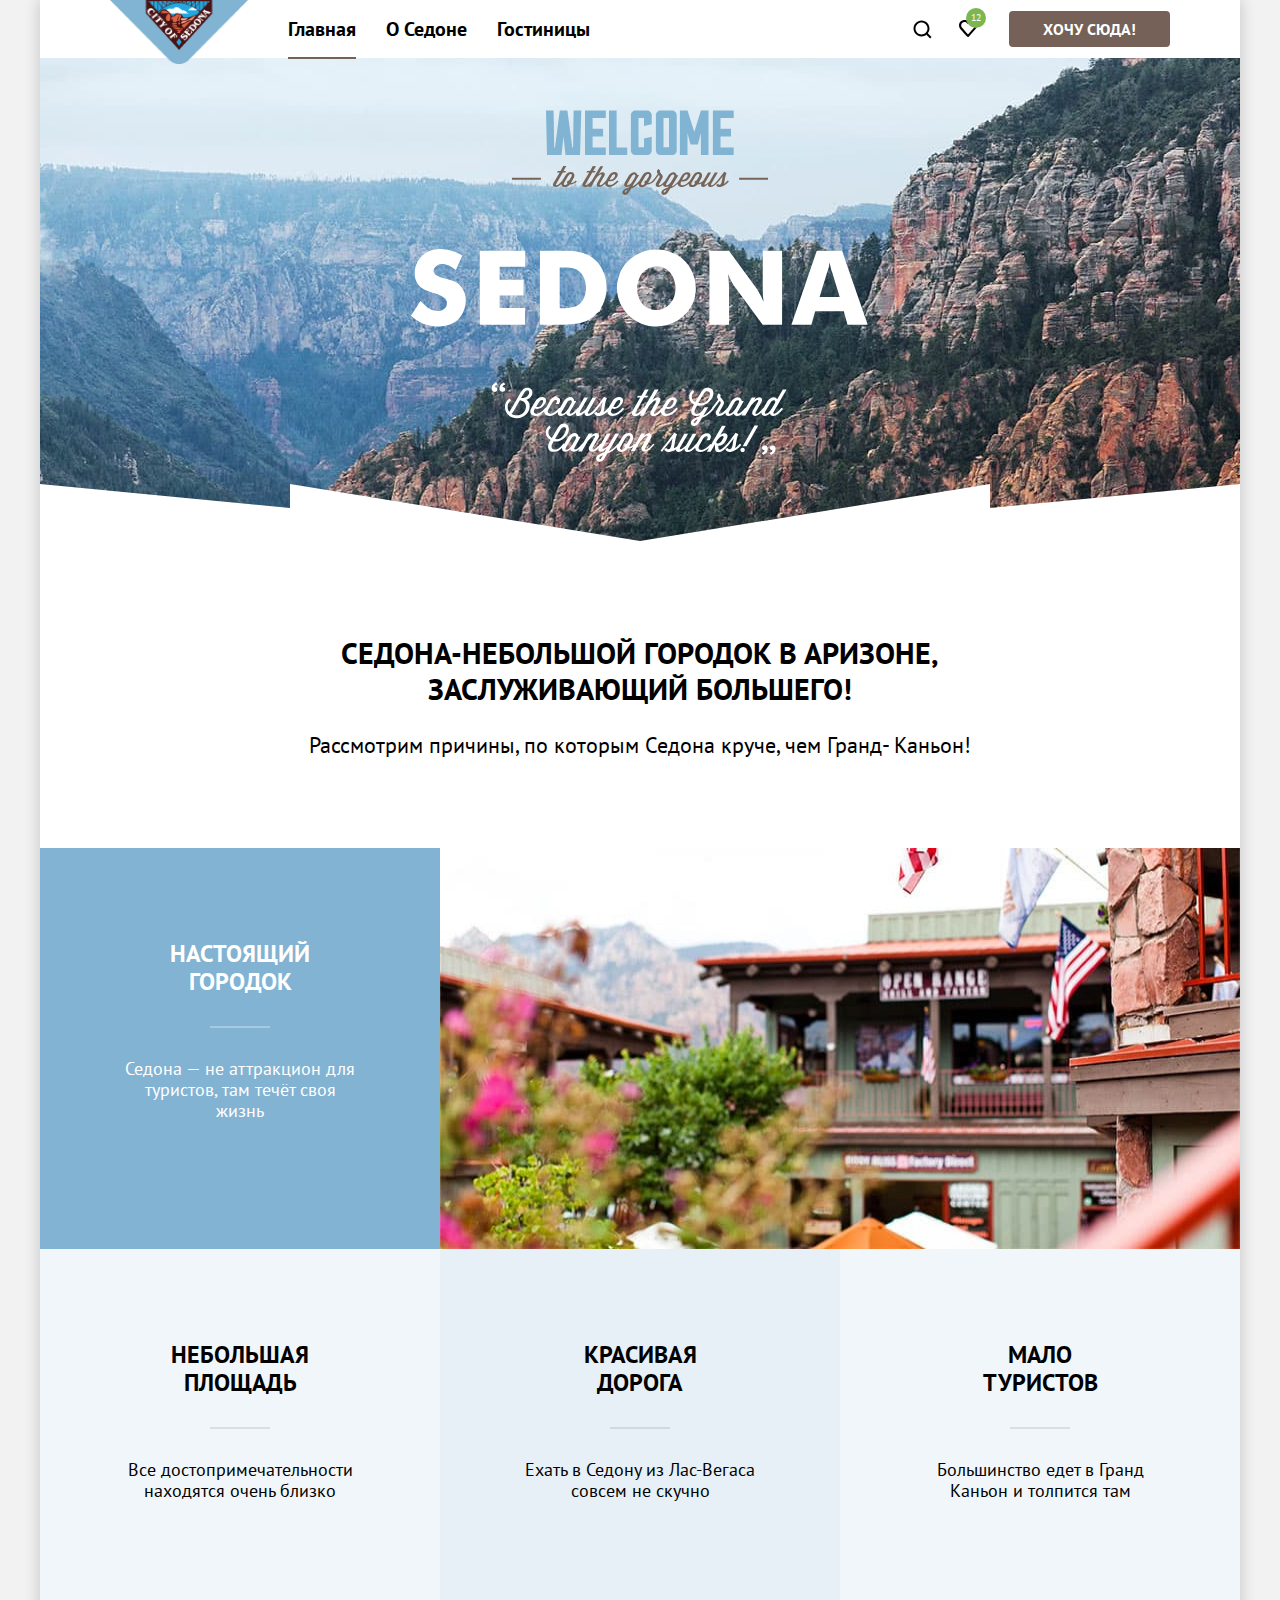
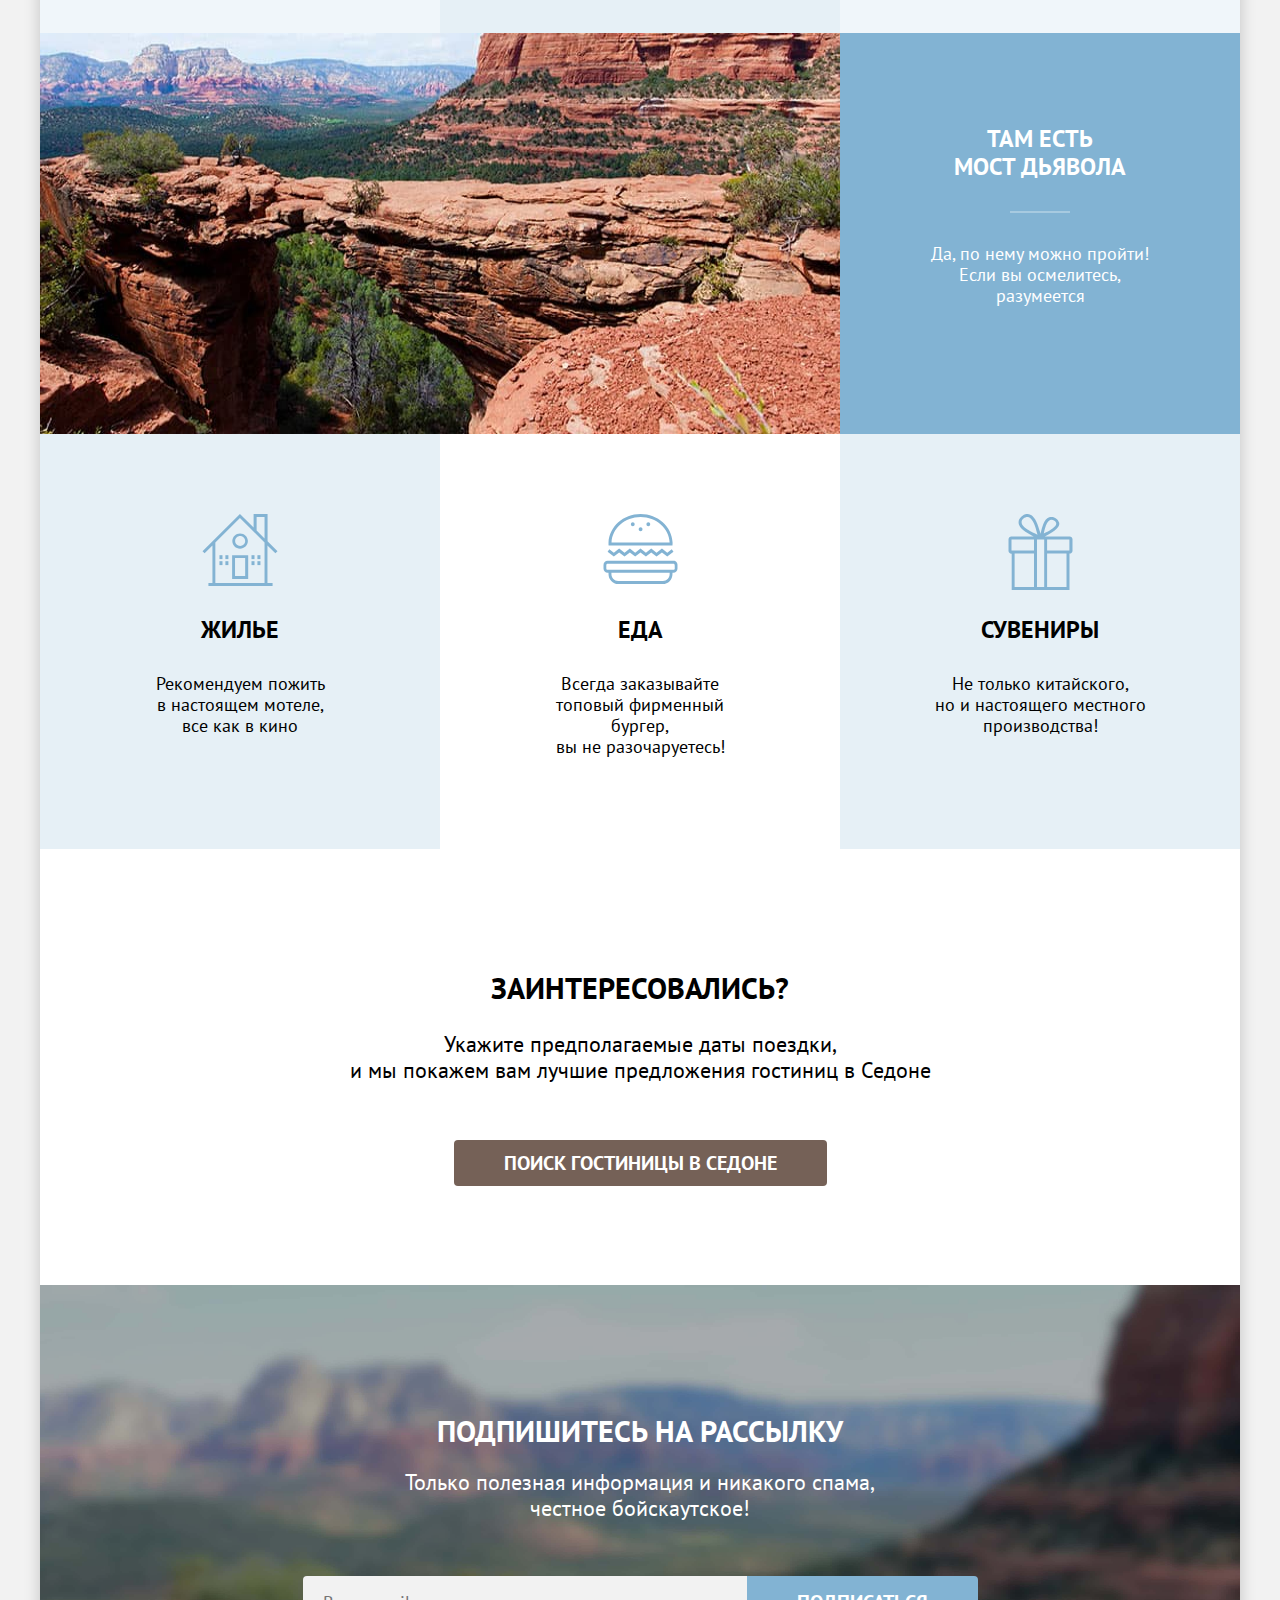
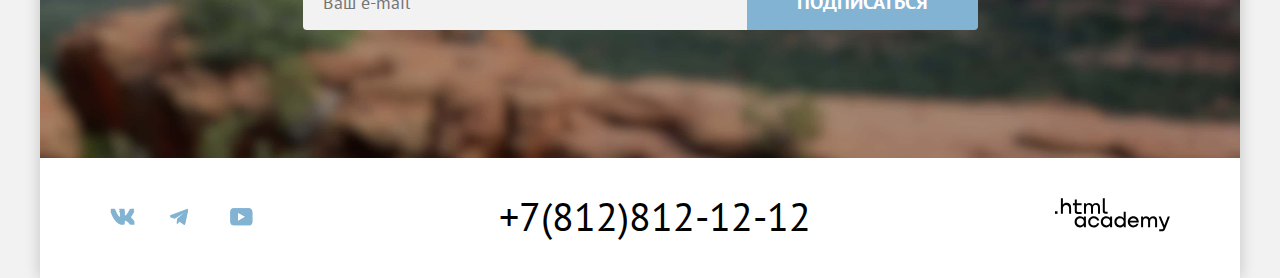
<file: 9/index.html>
<!DOCTYPE html>
<html lang="ru">
  <head>
    <meta charset="utf-8" >
    <title>HTML Academy: Седона</title>
    <link rel="stylesheet" href="styles/styles.css" >
    <base href="https://htmlacademy-htmlcss.github.io/2213103-sedona-35/9/">
</head>
  <body>
    <div class="page-container">
      <header class="header">
        <nav class="navigation">
          <a class="navigation-link-logo" href="index.html">
            <img class="logo" src="images/logo-herotext/logo-sedona.png" alt="Логотип City of Sedona" width="138" height="64">
          </a>
          <ul class="navigation-list">
            <li class="navigation-item">
              <a class="navigation-link-main" href="index.html">Главная</a>
            </li>
            <li class="navigation-item">
              <a class="navigation-link" href="#">О Седоне</a>
            </li>
            <li class="navigation-item">
              <a class="navigation-link " href="catalog.html">Гостиницы</a>
            </li>
          </ul>
          <ul class="navigation-user">
            <li class="navigation-item">
              <a class="navigation-user-link search" href="#">
                <span class="visually-hidden">Поиск</span>
              </a>
            </li>
            <li class="navigation-user-item">
              <a class="navigation-user-link link-likes" href="">
                <svg class="likes-icon" width="20" height="20" viewBox="0 0 20 20" fill="none" xmlns="http://www.w3.org/2000/svg">
                  <path d="M9.9 19C9.6 19 9.3 18.9 9.1 18.6C3.7 12.5 2.4 11.1 2.1 10.7C1.4 9.8 1 8.6 1 7.4C1 4.4 3.4 2 6.5 2C7.8 2 9 2.5 10 3.3C11 2.5 12.3 2 13.5 2C16.5 2 19 4.4 19 7.4C19 8.7 18.5 9.9 17.7 10.8L10.7 18.7C10.5 18.9 10.3 19 9.9 19ZM3.9 9.5C4.2 9.9 7.4 13.5 10 16.4L16.2 9.4C16.7 8.9 16.9 8.2 16.9 7.4C16.9 5.6 15.4 4.1 13.6 4.1C12.6 4.1 11.6 4.6 10.9 5.4C10.6 5.7 10.3 5.8 10 5.8C9.7 5.8 9.4 5.6 9.2 5.4C8.5 4.6 7.5 4.1 6.5 4.1C4.7 4.1 3.2 5.6 3.2 7.4C3.1 8.3 3.5 9 3.9 9.5C3.8 9.5 3.8 9.5 3.9 9.5Z" fill="black"/>
                </svg>
                <span class="visually-hidden">Избранное</span>
                <span class="likes">12</span>
              </a>
            </li>
            <li class="navigation-item">
              <a class="button navigation-button" href="catalog.html">Хочу сюда!</a>
            </li>
          </ul>
        </nav>
      </header>
      <main class="main">
        <h1 class="visually-hidden">Седона</h1>
        <div class="hero-logo">
          <section class="hero">
            <div class="hero-wrapper">
              <img class="hero-icon" src="images/logo-herotext/welcome-text.svg" alt="WELCOME to the gorgeous SEDONA 'Because the Grand Canyon sucks!" width="458" height="352"/>
            </div>
            <div class="hero-title-class">
              <h2 class="hero-title">Седона-небольшой городок в Аризоне,<br />заслуживающий большего!</h2>
              <p class="hero-text"> Рассмотрим причины, по которым Седона круче, чем Гранд- Каньон!</p>
            </div>
          </section>
        </div>
        <section class="advantages">
          <h2 class="visually-hidden">Преимущества</h2>
          <ul class="advantages-list">
            <li class="advantages-item-image picture">
              <div class="advantages-container">
                <h3 class="advantages-title line ">Настоящий городок</h3>
                <p class="advantages-description ">Седона — не аттракцион для туристов, там течёт своя жизнь</p>
              </div>
              <img class="advantages-photo"  src="images/background/real-town.jpg"  alt="Фото городка"  width="800"  height="384">
            </li>
            <li class="advantages-item square">
              <div class="advantages-container">
                <h3 class="advantages-title line">Небольшая площадь</h3>
                <p class="advantages-description">Все достопримечательности находятся очень близко</p>
              </div>
            </li>
            <li class="advantages-item road">
              <div class="advantages-container">
                <h3 class="advantages-title line">Красивая дорога</h3>
                <p class="advantages-description">Exать в Седону из Лас-Вегаса совсем не скучно</p>
              </div>
            </li>
            <li class="advantages-item tourists">
              <div class="advantages-container">
                <h3 class="advantages-title line">Мало туристов</h3>
                <p class="advantages-description">Большинство едет в Гранд Каньон и толпится там</p>
              </div>
            </li>
            <li class="advantages-item-image picture">
              <img class="advantages-photo" src="images/background/devils-bridge.jpg" alt="Фото моста" width="800" height="384">
              <div class="advantages-container">
                <h3 class="advantages-title line">Там есть мост дьявола</h3>
                <p class="advantages-description">Да, по нему можно пройти! Если вы осмелитесь, разумеется</p>
              </div>
            </li>
          </ul>
          <ul class="features-list">
            <li class="features-item grey ">
              <div class="features-container icon-house">
                <h3 class="features-title">Жилье</h3>
                <p class="features-description">Рекомендуем пожить <br> в настоящем мотеле,<br> все как в кино</p>
              </div>
            </li>
            <li class="features-item white">
              <div class="features-container icon-burger">
                <h3 class="features-title">Еда</h3>
                <p class="features-description">Всегда заказывайте<br>топовый фирменный бургер,<br>вы не разочаруетесь!</p>
              </div>
            </li>
            <li class="features-item grey">
              <div class="features-container icon-gift">
                <h3 class="features-title">Сувениры</h3>
                <p class="features-description"> Не только китайского,<br>но и настоящего местного производства!</p>
              </div>
            </li>
          </ul>
        </section>
        <section class="appointment">
          <h2 class="appointment-title">Заинтересовались?</h2>
          <p class="appointment-text">Укажите предполагаемые даты поездки,<br />и мы покажем вам лучшие предложения гостиниц в Седоне
          </p>
          <a class="button button-search" href="#">Поиск гостиницы в седоне</a>
        </section>
        <section class="newsletter newsletter-background">
          <h2 class="newsletter-title section-title">Подпишитесь на рассылку</h2>
          <p class="newsletter-text">
            Только полезная информация и никакого спама,
            <br>
            честное бойскаутское!
          </p>
          <form class="newsletter-form" action="https://echo.htmlacademy.ru/" method="post">
            <input class="field" placeholder="Ваш e-mail" type="email" name="newsletter-email" >
            <button class="button newsletter-button" type="submit">Подписаться</button>
          </form>
        </section>
      </main>
      <footer class="page-footer">
        <section class="footer-social">
          <h2 class="visually-hidden">Социальные сети</h2>
          <a class="button-social social-vk" href="https://vk.com/htmlacademy">
            <svg class="footer-icon" width="25" height="15" viewBox="0 0 25 15" fill="currentColor" aria-hidden="true" focusable="false" xmlns="http://www.w3.org/2000/svg">
              <path fill-rule="evenodd" clip-rule="evenodd" d="M24.1164 1.80445C24.2824 1.25845 24.1164 0.856445 23.3214 0.856445H20.6964C20.0284 0.856445 19.7204 1.20345 19.5534 1.58645C19.5534 1.58645 18.2184 4.78245 16.3274 6.85845C15.7154 7.46045 15.4374 7.65145 15.1034 7.65145C14.9364 7.65145 14.6854 7.46045 14.6854 6.91345V1.80445C14.6854 1.14845 14.5014 0.856445 13.9454 0.856445H9.81738C9.40038 0.856445 9.14938 1.16045 9.14938 1.44945C9.14938 2.07045 10.0954 2.21445 10.1924 3.96245V7.76045C10.1924 8.59345 10.0394 8.74444 9.70538 8.74444C8.81538 8.74444 6.65038 5.53345 5.36538 1.85945C5.11638 1.14445 4.86438 0.856445 4.19338 0.856445H1.56638C0.816382 0.856445 0.666382 1.20345 0.666382 1.58645C0.666382 2.26845 1.55638 5.65645 4.81138 10.1374C6.98138 13.1974 10.0364 14.8564 12.8194 14.8564C14.4884 14.8564 14.6944 14.4884 14.6944 13.8534V11.5404C14.6944 10.8034 14.8524 10.6564 15.3814 10.6564C15.7714 10.6564 16.4384 10.8484 17.9964 12.3234C19.7764 14.0724 20.0694 14.8564 21.0714 14.8564H23.6964C24.4464 14.8564 24.8224 14.4884 24.6064 13.7604C24.3684 13.0364 23.5184 11.9854 22.3914 10.7384C21.7794 10.0284 20.8614 9.26345 20.5824 8.88045C20.1934 8.38945 20.3044 8.17044 20.5824 7.73345C20.5824 7.73345 23.7824 3.30745 24.1154 1.80445H24.1164Z" />
            </svg>
            <span class="visually-hidden">Вконтакте</span>
          </a>
          <a class="button-social social-telegram" href="https://t.me/htmlacademy">
            <svg class="footer-icon" width="18" height="16" viewBox="0 0 18 16" fill="currentColor" aria-hidden="true" focusable="false" xmlns="http://www.w3.org/2000/svg">
              <path d="M16.785 0.955705L0.840489 7.1042C-0.247661 7.54126 -0.241365 8.14828 0.640845 8.41897L4.73445 9.69597L14.2058 3.72014C14.6537 3.44766 15.0629 3.59424 14.7265 3.89281L7.05283 10.8183H7.05103L7.05283 10.8192L6.77045 15.0387C7.18413 15.0387 7.36669 14.8489 7.59871 14.625L9.58705 12.6915L13.7229 15.7464C14.4855 16.1664 15.0332 15.9506 15.2229 15.0405L17.9379 2.2453C18.2158 1.13107 17.5126 0.626562 16.785 0.955705Z" />
            </svg>
            <span class="visually-hidden">Телеграм</span>
          </a>
          <a class="button-social social-youtube" href="https://www.youtube.com/user/htmlacademyru">
            <svg class="footer-icon" width="23" height="18" viewBox="0 0 23 18" fill="currentColor" aria-hidden="true" focusable="false" xmlns="http://www.w3.org/2000/svg">
              <path d="M18.9402 0.356445H3.50738C1.64668 0.356445 0.333252 1.9502 0.333252 3.75645V13.8502C0.333252 15.7627 1.64668 17.3564 3.50738 17.3564H19.1591C20.8009 17.3564 22.3333 15.7627 22.3333 13.9564V3.75645C22.1143 1.9502 20.8009 0.356445 18.9402 0.356445ZM7.99494 12.8939V4.81894L15.3283 8.85645L7.99494 12.8939Z" />
            </svg>
            <span class="visually-hidden">Ютуб</span>
          </a>
        </section>
        <section class="contacts">
          <h2 class="visually-hidden">+7(812)812-12-12</h2>
          <a class="phone-number" tabindex="0">+7(812)812-12-12</a>
        </section>
        <section class="footer-logo">
          <h2 class="visually-hidden">Логотип html academy</h2>
          <a class="footer-logo-link" href="https://htmlacademy.ru/">
            <svg class="footer-website" width="115" height="34" viewBox="0 0 115 34" fill="currentColor" aria-hidden="true" focusable="false" xmlns="http://www.w3.org/2000/svg">
              <path d="M0 13.2564V15.8564H2.5V13.2564H0Z" />
              <path d="M11.6 4.85645C10 4.85645 8.8 5.55645 8 6.55645H7.9V0.356445H5.9V15.8564H7.9V10.5564C7.9 8.45645 9.2 6.95645 11.2 6.95645C13 6.95645 14.1 8.35645 14.1 10.1564V15.8564H16.1V9.75644C16.2 6.75644 14.3 4.85645 11.6 4.85645Z" />
              <path d="M26.6 5.15645H21.8V1.45645H19.8V5.25645H17.9V7.25645H19.8V13.2564C19.8 14.9564 20.8 15.9564 22.5 15.9564H26.6V13.9564H22.9C22.2 13.9564 21.8 13.5564 21.8 12.8564V7.15645H26.6V5.15645Z" />
              <path d="M41.1 4.95645C39.5 4.95645 38.2 5.75644 37.6 7.05645H37.5C36.9 5.85645 35.7 4.95645 34.1 4.95645C32.7 4.95645 31.6 5.75645 31 6.75645H30.9V5.15645H29V15.7564H31V10.3564C31 8.35645 32 6.85645 33.6 6.85645C35.1 6.85645 36 7.85645 36 9.45645V15.7564H38V10.1564C38 7.75645 39.4 6.85645 40.6 6.85645C42.1 6.85645 43 7.85645 43 9.45645V15.7564H45V9.25644C45.1 6.75644 43.6 4.95645 41.1 4.95645Z" />
              <path d="M47.8 13.0564C47.8 14.7564 48.8 15.7564 50.6 15.7564H52.6V13.7564H50.9C50.2 13.7564 49.8 13.3564 49.8 12.6564V0.356445H47.8V13.0564Z" />
              <path d="M28.9 20.0564C28 18.9564 26.7 18.2564 25 18.2564C21.9 18.2564 19.6 20.5564 19.6 23.8564C19.6 27.1564 21.9 29.4564 25 29.4564C26.8 29.4564 28 28.6564 28.8 27.5564H28.9V29.1564H30.9V18.5564H28.9V20.0564ZM25.3 27.4564C23.1 27.4564 21.7 25.8564 21.7 23.8564C21.7 21.8564 23.1 20.2564 25.3 20.2564C27.5 20.2564 28.9 21.8564 28.9 23.8564C28.9 25.7564 27.5 27.4564 25.3 27.4564Z" />
              <path d="M44.2 22.3564C43.7 19.9564 41.6 18.2564 38.8 18.2564C35.4 18.2564 33.2 20.7564 33.2 23.8564C33.2 26.9564 35.4 29.4564 38.8 29.4564C41.6 29.4564 43.7 27.6564 44.2 25.2564H42.1C41.7 26.5564 40.4 27.5564 38.8 27.5564C36.6 27.5564 35.2 25.9564 35.2 23.9564C35.2 21.9564 36.6 20.3564 38.8 20.3564C40.4 20.3564 41.6 21.3564 42.1 22.5564H44.2V22.3564Z" />
              <path d="M55.1 20.0564C54.2 18.9564 52.9 18.2564 51.2 18.2564C48.1 18.2564 45.8 20.5564 45.8 23.8564C45.8 27.1564 48.1 29.4564 51.2 29.4564C53 29.4564 54.2 28.6564 55 27.5564H55.1V29.1564H57.1V18.5564H55.1V20.0564ZM51.5 27.4564C49.3 27.4564 47.9 25.8564 47.9 23.8564C47.9 21.8564 49.3 20.2564 51.5 20.2564C53.7 20.2564 55.1 21.8564 55.1 23.8564C55.1 25.7564 53.6 27.4564 51.5 27.4564Z" />
              <path d="M68.7 20.1564C67.8 19.0564 66.5 18.2564 64.8 18.2564C61.7 18.2564 59.4 20.5564 59.4 23.8564C59.4 27.1564 61.6 29.4564 64.8 29.4564C66.5 29.4564 67.8 28.6564 68.6 27.6564H68.7V29.1564H70.7V13.7564H68.7V20.1564ZM65.1 27.4564C62.9 27.4564 61.5 25.8564 61.5 23.8564C61.5 21.8564 62.9 20.2564 65.1 20.2564C67.3 20.2564 68.7 21.8564 68.7 23.8564C68.6 25.8564 67.2 27.4564 65.1 27.4564Z" />
              <path d="M78.3 18.2564C75 18.2564 72.8 20.7564 72.8 23.8564C72.8 26.8564 74.9 29.4564 78.3 29.4564C80.8 29.4564 82.8 28.1564 83.5 25.8564H81.4C80.9 26.8564 79.8 27.4564 78.4 27.4564C76.5 27.4564 75.1 26.1564 75 24.5564H83.8C84 20.9564 81.8 18.2564 78.3 18.2564ZM78.3 20.1564C80 20.1564 81.3 21.1564 81.6 22.7564H75.1C75.4 21.2564 76.6 20.1564 78.3 20.1564Z" />
              <path d="M98.2 18.2564C96.6 18.2564 95.3 19.0564 94.6 20.2564H94.5C93.9 19.0564 92.7 18.2564 91.1 18.2564C89.7 18.2564 88.6 18.9564 88 20.0564V18.5564H86.1V29.1564H88.1V23.7564C88.1 21.7564 89.1 20.3564 90.7 20.2564C92.2 20.2564 93.1 21.2564 93.1 22.8564V29.1564H95.1V23.5564C95.1 21.1564 96.5 20.2564 97.7 20.2564C99.2 20.2564 100.1 21.2564 100.1 22.8564V29.1564H102.1V22.6564C102.2 20.0564 100.7 18.2564 98.2 18.2564Z" />
              <path d="M109.4 27.3564L105.8 18.4564H103.6L108.4 30.0564C108.1 30.9564 107.7 31.2564 106.7 31.2564H104.2V33.2564H106.7C108.5 33.2564 109.5 32.4564 110.2 30.6564L114.9 18.4564H112.8L109.4 27.3564Z" />
              </svg>
          </a>
        </section>
      </footer>
    </div>
    <div class="modal-container modal-close">
      <div class="modal-auth">
        <button class="modal-close-button button-border" type="button">
          <span class="visually-hidden">Закрыть</span>
          <svg class="close-icon" width="15" height="15" viewBox="0 0 15 15" fill="none" xmlns="http://www.w3.org/2000/svg">
            <path d="M14.4905 1.78288L13.1982 0.49057L7.49048 6.19826L1.78279 0.49057L0.490479 1.78288L6.19817 7.49057L0.490479 13.1983L1.78279 14.4906L7.49048 8.78288L13.1982 14.4906L14.4905 13.1983L8.78279 7.49057L14.4905 1.78288Z" fill="black"/>
          </svg>
        </button>
        <section class="modal-content">
          <h2 class="modal-title">Поиск гостиницы в Седоне</h2>
          <form class="form" action="htpps://echo.htmlacademy.ru/" method="post">
            <p class="field-group field-text">
              <span class="visually-hidden">Дата Заезда</span>
              <label class="modal-arrive">Дата Заезда:</label>
              <span class="calendar">
                <input class="modal-date" type="text" name="check-in" placeholder="Укажите дату" value="27 апреля 2020" required>
                <span class="modal-error">Мы не можем отправить вас в прошлое.</span>
              </span>
            </p>
            <p class="field-group field-text">
              <span class="visually-hidden">Дата Выезда:</span>
              <label class="modal-leave">Дата Выезда:</label>
              <span class="calendar"></span>
              <input class="modal-date" type="text" name="check-out" placeholder="Укажите дату" value="1 сентября 2023" required>
              <span class="modal-available">На эти даты есть свободные номера. Пока есть.</span>
            </p>
            <p class="field-group field-passengers">
              <label class="field-people" for="adult">Взрослые:</label>
              <span class="field-group field-number">
                <button class="button minus" type="button">
                  <span class="visually-hidden">Уменьшить количество</span>
                  <svg class="minus-icon" aria-hidden="true" focusable="false" width="14" height="14" viewBox="0 0 14 14"  xmlns="http://www.w3.org/2000/svg">
                    <path d="M0 0L0 2L14 2V0L0 0Z" fill="currentColor" ></path>
                  </svg>
                </button>
                <input class="modal-input" type="number" name="adults" value="2" required>
                <button class="button plus" type="button">
                  <span class="visually-hidden">Увеличить количество</span>
                  <svg class="plus-icon" aria-hidden="true" focusable="false" width="14" height="14"  viewBox="0 0 14 14"  xmlns="http://www.w3.org/2000/svg">
                    <path d="M14 6H8V0H6V6H0V8H6V14H8V8H14V6Z" fill="currentColor"></path>
                  </svg>
                </button>
              </span>
            </p>
           <p class="field-group field-passengers-child">
              <label class="field-people" for="child">Дети:
                <span class="tooltip" tabindex="0">
                  <button class="tooltip-info" type="button" aria-labelledby="tooltip-label-date">
                    <svg  class=tooltip-icon width="26" height="26" viewBox="0 0 26 26" xmlns="http://www.w3.org/2000/svg">
                      <circle cx="13" cy="13" r="13" fill="#83b3d3"/>
                      <path fill-rule="evenodd" clip-rule="evenodd" d="M12 7H14V9H12V7ZM14 19H12V10H14V19Z" fill="currentColor"></path>
                    </svg>
                  </button>
                  <span class="tooltip-text" role="tooltip" id="tooltip-label-date">Укажите количество детей, которые будут с вами, возраст которых от 6 до 18
                    лет. Дети до 6 лет размещаются бесплатно.
                  </span>
                </span>
              </label>
              <span class="field-group field-number">
                <button class="button minus" type="button">
                  <span class="visually-hidden">Уменьшить количество</span>
                  <svg class="minus-icon" aria-hidden="true" focusable="false" width="14" height="14" viewBox="0 0 14 14" xmlns="http://www.w3.org/2000/svg">
                    <path d="M0 0L0 2L14 2V0L0 0Z" fill="currentColor"></path>
                  </svg>
                </button>
                <input class="modal-input" type="number" name="adults" value="2" required>
                <button class="button plus" type="button">
                  <span class="visually-hidden">Увеличить количество</span>
                  <svg class="plus-icon" aria-hidden="true" focusable="false" width="14" height="14" viewBox="0 0 14 14"  xmlns="http://www.w3.org/2000/svg">
                    <path d="M14 6H8V0H6V6H0V8H6V14H8V8H14V6Z" fill="currentColor"></path>
                  </svg>
                </button>
              </span>
            </p>
            <button class="find" type="submit">Найти</button>
          </form>
        </section>
      </div>
    </div>
  </body>
</html>
</file>
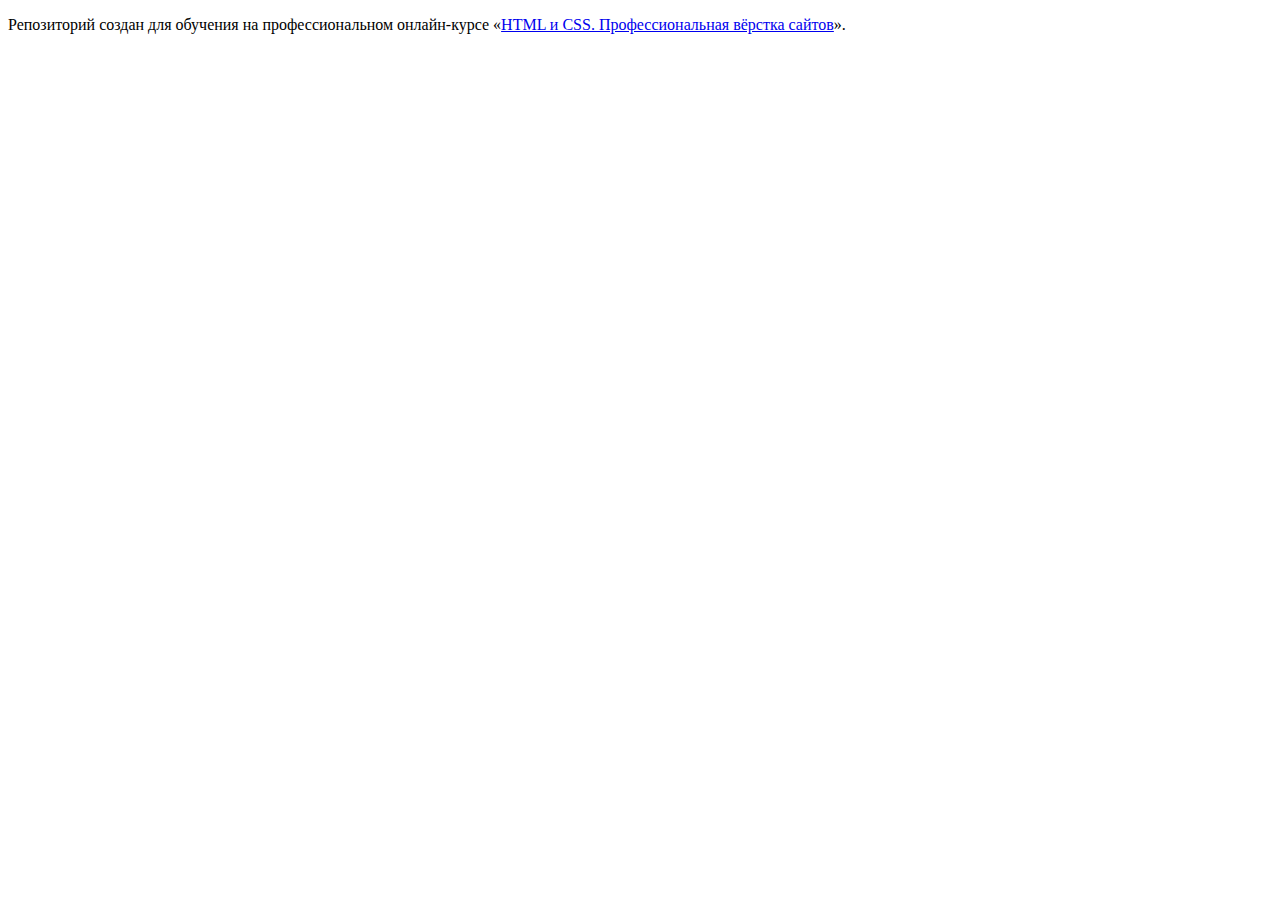
<file: master/index.html>
<!DOCTYPE html>
<html lang="ru">
  <head>
    <meta charset="utf-8">
    <title>HTML Academy: Седона</title>
    <base href="https://htmlacademy-htmlcss.github.io/2213103-sedona-35/master/">
</head>
  <body>

    <p>Репозиторий создан для обучения на профессиональном онлайн‑курсе «<a href="https://htmlacademy.ru/intensive/htmlcss">HTML и CSS. Профессиональная вёрстка сайтов</a>».</p>

  </body>
</html>
</file>
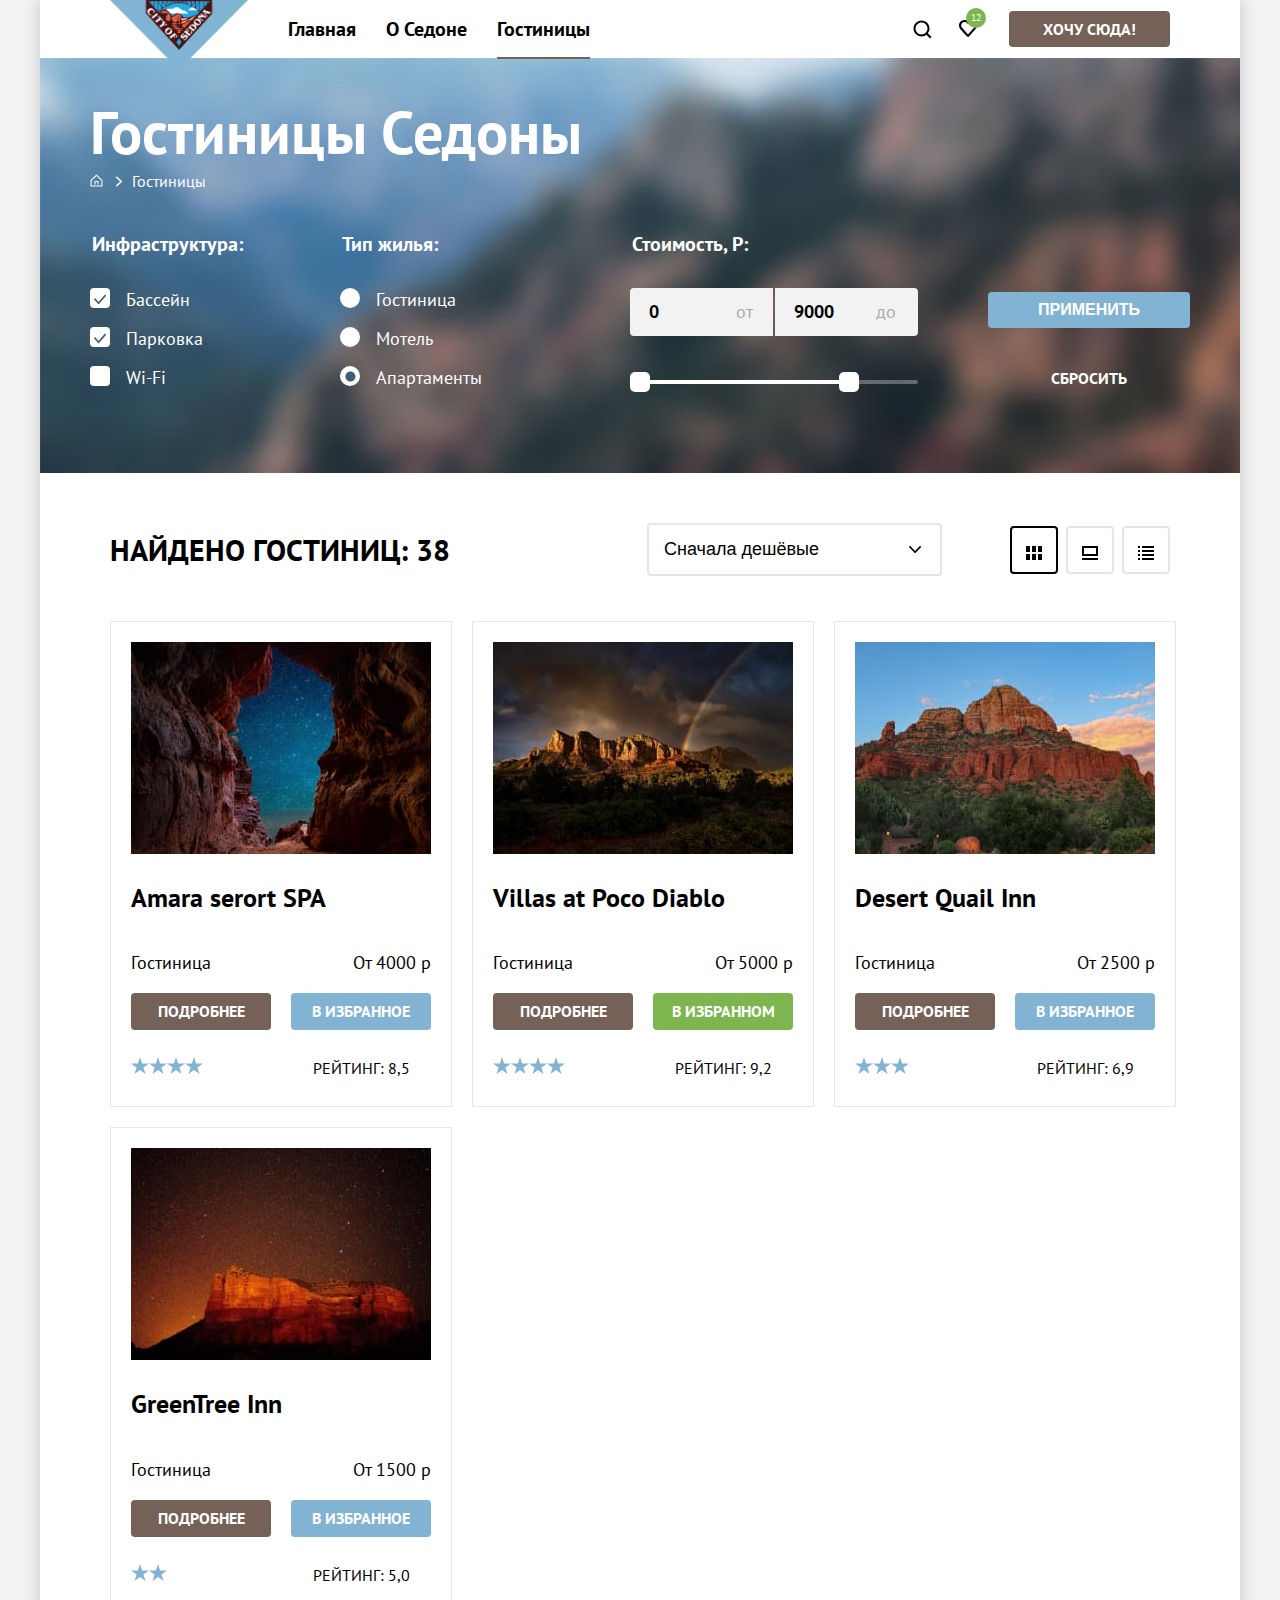
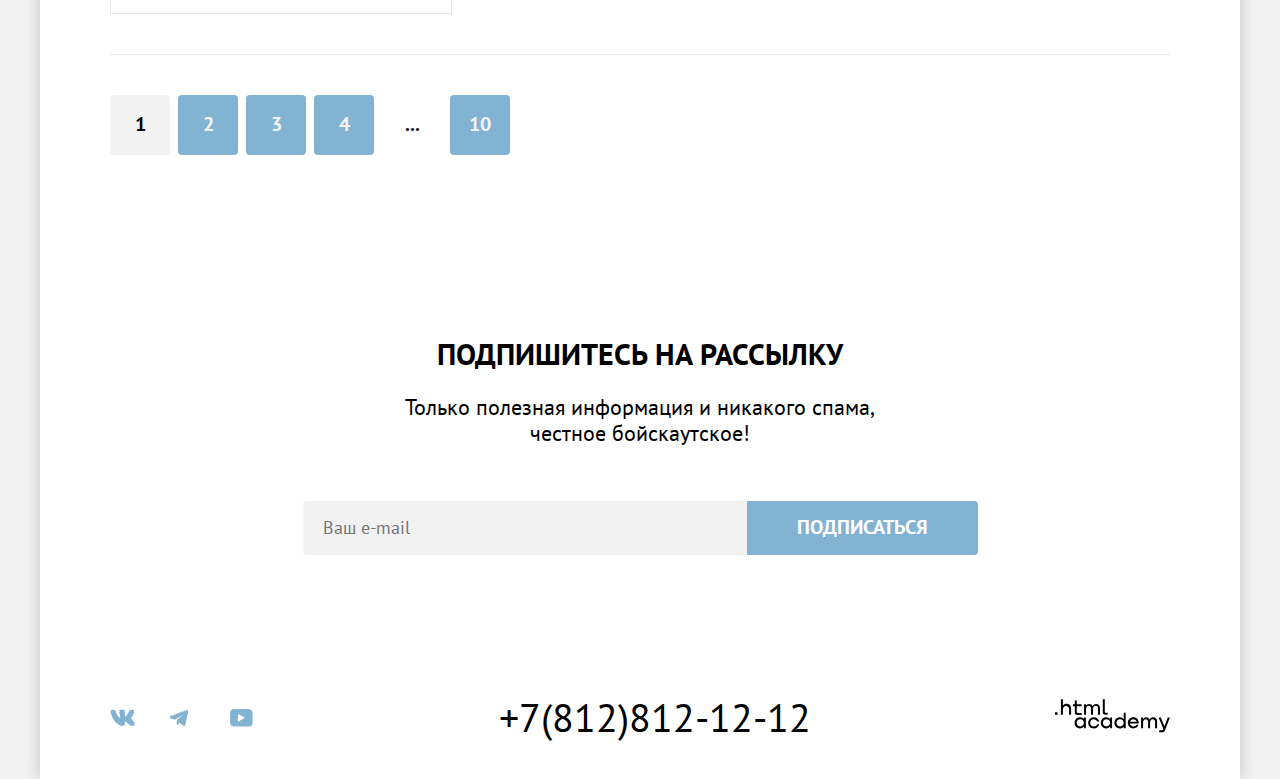
<file: 11/catalog.html>
<!DOCTYPE html>
<html lang="ru">
  <head>
    <meta charset="utf-8">
    <title>HTML Academy: Седона</title>
    <link rel="icon" type="image/png" sizes="32x32" href="images/favicon.png">
    <link rel="stylesheet" href="styles/styles.css">
    <base href="https://htmlacademy-htmlcss.github.io/2213103-sedona-35/11/">
</head>
  <body>
    <div class="page-container">
      <header class="header">
        <nav class="navigation">
          <a class="navigation-link-logo" href="index.html">
            <img class="logo" src="images/logo-herotext/logo-sedona.png" alt="Логотип City of Sedona" width="138" height="64">
          </a>
          <ul class="navigation-list">
            <li class="navigation-item">
              <a class="navigation-link" href="index.html">Главная</a>
            </li>
            <li class="navigation-item">
              <a class="navigation-link" href="#">О Седоне</a>
            </li>
            <li class="navigation-item">
              <a class="navigation-link-main" href="./catalog.html">Гостиницы</a>
            </li>
          </ul>
          <ul class="navigation-user">
            <li class="navigation-item">
              <a class="navigation-user-link search" href="#">
                <span class="visually-hidden">Поиск</span>
              </a>
            </li>
            <li class="navigation-user-item">
              <a class="navigation-user-link link-likes" href="">
                <svg class="likes-icon" width="20" height="20" viewBox="0 0 20 20" fill="none" xmlns="http://www.w3.org/2000/svg">
                  <path d="M9.9 19C9.6 19 9.3 18.9 9.1 18.6C3.7 12.5 2.4 11.1 2.1 10.7C1.4 9.8 1 8.6 1 7.4C1 4.4 3.4 2 6.5 2C7.8 2 9 2.5 10 3.3C11 2.5 12.3 2 13.5 2C16.5 2 19 4.4 19 7.4C19 8.7 18.5 9.9 17.7 10.8L10.7 18.7C10.5 18.9 10.3 19 9.9 19ZM3.9 9.5C4.2 9.9 7.4 13.5 10 16.4L16.2 9.4C16.7 8.9 16.9 8.2 16.9 7.4C16.9 5.6 15.4 4.1 13.6 4.1C12.6 4.1 11.6 4.6 10.9 5.4C10.6 5.7 10.3 5.8 10 5.8C9.7 5.8 9.4 5.6 9.2 5.4C8.5 4.6 7.5 4.1 6.5 4.1C4.7 4.1 3.2 5.6 3.2 7.4C3.1 8.3 3.5 9 3.9 9.5C3.8 9.5 3.8 9.5 3.9 9.5Z" fill="black"/>
                </svg>
                <span class="visually-hidden">Избранное</span>
                <span class="likes">12</span>
              </a>
            </li>
            <li class="navigation-item">
              <a class="button navigation-button" href="catalog.html">Хочу сюда!</a>
            </li>
          </ul>
        </nav>
      </header>
      <main class="main">
        <section class="main-inner">
          <div class="filter-inner">
            <header class="inner-header">
              <h1 class="inner-title">Гостиницы Седоны</h1>
              <ul class="breadcrumbs">
                <li class="breadcrumbs-item">
                  <a class="breadcrumbs-link home-icon-link" href="./index.html">
                    <svg width="13" height="13" viewBox="0 0 13 13" fill="none" xmlns="http://www.w3.org/2000/svg">
                      <path d="M6.5 0.5L0.5 6.30006V12.5001H12.5V6.30006L6.5 0.5ZM11.5 11.5001H1.5V6.70005L6.5 1.9L11.5 6.70005V11.5001Z" fill="white"/>
                      <path d="M4.5 10.5001H5.5V8.00005H7.5V10.5001H8.5V7.00005H4.5V10.5001Z" fill="white"/>
                    </svg>
                  </a>
                </li>
                <li class="breadcrumbs-item">
                  <a class="breadcrumbs-link hotels-link" href="./catalog.html">Гостиницы</a>
                </li>
              </ul>
            </header>
            <section class="filter">
              <form class="filter-form"  action="https://echo.htmlacademy.ru/" method="post">
                <fieldset class="filter-group infrastructure">
                  <legend class="filter-title">Инфраструктура:</legend>
                  <ul class="filter-list">
                    <li class="filter-item">
                      <input class="control-checkbox visually-hidden" type="checkbox" name="swimming-pool" id="swimming-pool" checked>
                      <label class="control-label" for="swimming-pool">
                        <span class="control-text">Бассейн</span>
                      </label>
                    </li>
                    <li class="filter-item">
                      <input class="control-checkbox visually-hidden" type="checkbox" name="parking" id="parking" checked>
                      <label class="control-label" for="parking">
                        <span class="control-text">Парковка</span>
                      </label>
                    </li>
                    <li class="filter-item">
                      <input class="control-checkbox visually-hidden" type="checkbox" name="wifi" id="wifi">
                      <label class="control-label" for="wifi">
                        <span class="control-text">Wi-Fi</span>
                      </label>
                    </li>
                  </ul>
                </fieldset>
               <fieldset class="filter-group type-housing">
                  <legend class="filter-title">Тип жилья:</legend>
                  <ul class="filter-list">
                    <li class="filter-item">
                      <input class="control-radio visually-hidden" type="radio" id="hotel" name="housing" value="hotel" checked>
                      <label class="control-label" for="hotel">
                        <span class="control-text">Гостиница</span>
                      </label>
                    </li>
                    <li class="filter-item">
                      <input class="control-radio visually-hidden" type="radio" id="motel" name="housing" value="motel" checked>
                      <label class="control-label" for="motel">
                        <span class="control-text">Мотель</span>
                      </label>
                    </li>
                    <li class="filter-item">
                      <input class="control-radio visually-hidden" type="radio" id="apartments" name="housing" value="apartments" checked>
                      <label class="control-label" for="apartments">
                        <span class="control-text">Апартаменты</span>
                      </label>
                    </li>
                  </ul>
                </fieldset>
                <fieldset class="filter-group costs">
                  <legend class="filter-title">Стоимость, Р:</legend>
                  <div class="filter-costs">
                      <input class="range-input-min min-price" type="number" name="min-price" id="cost-min"  value="0">
                      <input class="range-input-max max-price" type="number"  name="max-price" id="cost-max" value="9000">
                  </div>
                  <div class="range">
                    <div class="range-scale">
                      <div class="range-bar" style="left: 12px; width: 207px">
                        <button class="range-toggle toggle-min" type="button">
                          <span class="visually-hidden">Изменить минимальную цену.</span>
                        </button>
                        <button class="range-toggle toggle-max" type="button">
                          <span class="visually-hidden">Изменить максимальную цену.</span>
                        </button>
                      </div>
                    </div>
                  </div>
                </fieldset>
                <fieldset class="filter-group-btn">
                  <button class="filter-btn-submit" type="submit">Применить</button>
                  <button class="filter-btn-reset" type="reset">Сбросить</button>
                </fieldset>
              </form>
            </section>
          </div>
        </section>
        <section class="catalog-housing">
          <header class="catalog-header ">
            <h2 class="catalog-results">Найдено гостиниц: 38</h2>
              <select class="select-control" aria-label="Сортировка">
                <option value="popular">Сначала популярное</option>
                <option value="cheap" selected>Сначала дешёвые</option>
                <option value="expensive">Сначала дорогие</option>
              </select>
            <a class="button-list button-tile-choose" href="#">
              <svg width="16" height="14" viewBox="0 0 16 14" fill="none" xmlns="http://www.w3.org/2000/svg">
                <path d="M4 0H0V6H4V0Z" fill="black"/>
                <path d="M16 0H12V6H16V0Z" fill="black"/>
                <path d="M10 0H6V6H10V0Z" fill="black"/>
                <path d="M4 8H0V14H4V8Z" fill="black"/>
                <path d="M16 8H12V14H16V8Z" fill="black"/>
                <path d="M10 8H6V14H10V8Z" fill="black"/>
                </svg>
              <span class="visually-hidden">Показать плиткой</span>
            </a>
            <a class="button-list button-table" href="#">
              <svg width="16" height="14" viewBox="0 0 16 14" fill="none" xmlns="http://www.w3.org/2000/svg">
                <path d="M16 12H0V14H16V12Z" fill="black"/>
                <path d="M14 2V8H2V2H14ZM16 0H0V10H16V0Z" fill="black"/>
                </svg>
              <span class="visually-hidden">Показать таблицей</span>
            </a>
            <a class="button-list button-column" href="#">
              <svg width="16" height="14" viewBox="0 0 16 14" fill="none" xmlns="http://www.w3.org/2000/svg">
                <path d="M2 0H0V2H2V0Z" fill="black"/>
                <path d="M16 0H4V2H16V0Z" fill="black"/>
                <path d="M2 4H0V6H2V4Z" fill="black"/>
                <path d="M16 4H4V6H16V4Z" fill="black"/>
                <path d="M2 8H0V10H2V8Z" fill="black"/>
                <path d="M16 8H4V10H16V8Z" fill="black"/>
                <path d="M2 12H0V14H2V12Z" fill="black"/>
                <path d="M16 12H4V14H16V12Z" fill="black"/>
                </svg>
              <span class="visually-hidden">Показать списком</span>
            </a>
          </header>
          <div class="catalog-card-container">
            <article class="catalog-card">
              <a class="catalog-card-link" href="#">
                <img class="catalog-card-image" src="images/hotels/hotel-1.jpg" alt="Amara Resort Spa" width="300" height="212">
                <h3 class="catalog-card-title">Amara serort SPA</h3>
              </a>
              <div class="catalog-card-content">
                <span class="catalog-card-type">Гостиница</span>
                <span class="catalog-card-price">От 4000 р</span>
                <a class="catalog-card-btn-detail" href="#">подробнее</a>
                <a class="catalog-card-btn-favorites" href="#">в избранное</a>
                <span class="catalog-star four-star"></span>
                <span class="visually-hidden">4 звезды</span>
                <p class="catalog-rating">Рейтинг: 8,5</p>
              </div>
            </article>
            <article class="catalog-card">
              <a class="catalog-card-link" href="#">
                <img class="catalog-card-image" src="images/hotels/hotel-2.jpg" alt="Villas at Poco Diablo" width="300" height="212">
                <h3 class="catalog-card-title">Villas at Poco Diablo</h3>
              </a>
              <div class="catalog-card-content">
                <span class="catalog-card-type">Гостиница</span>
                <span class="catalog-card-price">От 5000 р</span>
                <a class="catalog-card-btn-detail" href="#">подробнее</a>
                <a class="card-btn-favorites" href="#">в избранном</a>
                <span class="catalog-star four-star"></span>
                <span class="visually-hidden">4 звезды</span>
                <p class="catalog-rating">Рейтинг: 9,2</p>
              </div>
              </article>
            <article class="catalog-card">
              <a class="catalog-card-link" href="#">
                <img class="catalog-card-image" src="images/hotels/hotel-3.jpg" alt="Desert Quail Inn" width="300" height="212">
                <h3 class="catalog-card-title">Desert Quail Inn</h3>
              </a>
              <div class="catalog-card-content">
                <span class="catalog-card-type">Гостиница</span>
                <span class="catalog-card-price">От 2500 р</span>
                <a class="catalog-card-btn-detail" href="#">подробнее</a>
                <a class="catalog-card-btn-favorites" href="#">в избранное</a>
                <span class="catalog-star three-star"></span>
                <span class="visually-hidden">3 звезды</span>
                <p class="catalog-rating">Рейтинг: 6,9</p>
              </div>
            </article>
            <article class="catalog-card">
              <a class="catalog-card-link" href="#">
                <img class="catalog-card-image" src="images/hotels/hotel-4.jpg" alt="GreenTree Inn" width="300" height="212">
                <h3 class="catalog-card-title">GreenTree Inn</h3>
              </a>
              <div class="catalog-card-content">
                <span class="catalog-card-type">Гостиница</span>
                <span class="catalog-card-price">От 1500 р</span>
                <a class="catalog-card-btn-detail" href="#">подробнее</a>
                <a class="catalog-card-btn-favorites" href="#">в избранное</a>
                <span class="catalog-star two-star"></span>
                <span class="visually-hidden">2 звезды</span>
                <p class="catalog-rating">Рейтинг: 5,0</p>
              </div>
            </article>
          </div>
          <hr class="catalog-line">
          <div class="pagination-container">
            <a class="pagination-link pagination-current">1</a>
            <a class="pagination-link pagination-button" href="#">2</a>
            <a class="pagination-link pagination-button" href="#">3</a>
            <a class="pagination-link pagination-button" href="#">4</a>
            <span class="pagination-link pagination-space">...</span>
            <a class="pagination-link pagination-button" href="#">10</a>
          </div>
        </section>
        <section class="newsletter">
          <div class="newsletter-container">
            <h2 class="newsletter-title-catalog">Подпишитесь на рассылку</h2>
            <p class="newsletter-text-catalog">
              Только полезная информация и никакого спама,
              <br>
              честное бойскаутское!
            </p>
          </div>
          <form class="newsletter-form" action="https://echo.htmlacademy.ru/" method="post">
            <input class="field" placeholder="Ваш e-mail" type="email" name="newsletter-email">
            <button class="button newsletter-button" type="submit">Подписаться</button>
          </form>
        </section>
      </main>
      <footer class="page-footer">
        <section class="footer-social">
          <h2 class="visually-hidden">Социальные сети</h2>
          <a class="button-social social-vk" href="https://vk.com/htmlacademy">
            <svg class="footer-icon" width="25" height="15" viewBox="0 0 25 15" fill="currentColor" aria-hidden="true" focusable="false" xmlns="http://www.w3.org/2000/svg">
              <path fill-rule="evenodd" clip-rule="evenodd" d="M24.1164 1.80445C24.2824 1.25845 24.1164 0.856445 23.3214 0.856445H20.6964C20.0284 0.856445 19.7204 1.20345 19.5534 1.58645C19.5534 1.58645 18.2184 4.78245 16.3274 6.85845C15.7154 7.46045 15.4374 7.65145 15.1034 7.65145C14.9364 7.65145 14.6854 7.46045 14.6854 6.91345V1.80445C14.6854 1.14845 14.5014 0.856445 13.9454 0.856445H9.81738C9.40038 0.856445 9.14938 1.16045 9.14938 1.44945C9.14938 2.07045 10.0954 2.21445 10.1924 3.96245V7.76045C10.1924 8.59345 10.0394 8.74444 9.70538 8.74444C8.81538 8.74444 6.65038 5.53345 5.36538 1.85945C5.11638 1.14445 4.86438 0.856445 4.19338 0.856445H1.56638C0.816382 0.856445 0.666382 1.20345 0.666382 1.58645C0.666382 2.26845 1.55638 5.65645 4.81138 10.1374C6.98138 13.1974 10.0364 14.8564 12.8194 14.8564C14.4884 14.8564 14.6944 14.4884 14.6944 13.8534V11.5404C14.6944 10.8034 14.8524 10.6564 15.3814 10.6564C15.7714 10.6564 16.4384 10.8484 17.9964 12.3234C19.7764 14.0724 20.0694 14.8564 21.0714 14.8564H23.6964C24.4464 14.8564 24.8224 14.4884 24.6064 13.7604C24.3684 13.0364 23.5184 11.9854 22.3914 10.7384C21.7794 10.0284 20.8614 9.26345 20.5824 8.88045C20.1934 8.38945 20.3044 8.17044 20.5824 7.73345C20.5824 7.73345 23.7824 3.30745 24.1154 1.80445H24.1164Z" />
            </svg>
            <span class="visually-hidden">Вконтакте</span>
          </a>
          <a class="button-social social-telegram" href="https://t.me/htmlacademy">
            <svg class="footer-icon" width="18" height="16" viewBox="0 0 18 16" fill="currentColor" aria-hidden="true" focusable="false" xmlns="http://www.w3.org/2000/svg">
              <path d="M16.785 0.955705L0.840489 7.1042C-0.247661 7.54126 -0.241365 8.14828 0.640845 8.41897L4.73445 9.69597L14.2058 3.72014C14.6537 3.44766 15.0629 3.59424 14.7265 3.89281L7.05283 10.8183H7.05103L7.05283 10.8192L6.77045 15.0387C7.18413 15.0387 7.36669 14.8489 7.59871 14.625L9.58705 12.6915L13.7229 15.7464C14.4855 16.1664 15.0332 15.9506 15.2229 15.0405L17.9379 2.2453C18.2158 1.13107 17.5126 0.626562 16.785 0.955705Z" />
            </svg>
            <span class="visually-hidden">Телеграм</span>
          </a>
          <a class="button-social social-youtube" href="https://www.youtube.com/user/htmlacademyru">
            <svg class="footer-icon" width="23" height="18" viewBox="0 0 23 18" fill="currentColor" aria-hidden="true" focusable="false" xmlns="http://www.w3.org/2000/svg">
              <path d="M18.9402 0.356445H3.50738C1.64668 0.356445 0.333252 1.9502 0.333252 3.75645V13.8502C0.333252 15.7627 1.64668 17.3564 3.50738 17.3564H19.1591C20.8009 17.3564 22.3333 15.7627 22.3333 13.9564V3.75645C22.1143 1.9502 20.8009 0.356445 18.9402 0.356445ZM7.99494 12.8939V4.81894L15.3283 8.85645L7.99494 12.8939Z" />
            </svg>
            <span class="visually-hidden">Ютуб</span>
          </a>
        </section>
        <section class="contacts">
          <h2 class="visually-hidden">+7(812)812-12-12</h2>
          <a class="phone-number" tabindex="0">+7(812)812-12-12</a>
        </section>
        <section class="footer-logo">
          <h2 class="visually-hidden">Логотип html academy</h2>
          <a class="footer-logo-link" href="https://htmlacademy.ru/">
            <svg width="115" height="34" viewBox="0 0 115 34" fill="currentColor" aria-hidden="true" focusable="false" xmlns="http://www.w3.org/2000/svg">
              <path d="M0 13.2564V15.8564H2.5V13.2564H0Z" />
              <path d="M11.6 4.85645C10 4.85645 8.8 5.55645 8 6.55645H7.9V0.356445H5.9V15.8564H7.9V10.5564C7.9 8.45645 9.2 6.95645 11.2 6.95645C13 6.95645 14.1 8.35645 14.1 10.1564V15.8564H16.1V9.75644C16.2 6.75644 14.3 4.85645 11.6 4.85645Z" />
              <path d="M26.6 5.15645H21.8V1.45645H19.8V5.25645H17.9V7.25645H19.8V13.2564C19.8 14.9564 20.8 15.9564 22.5 15.9564H26.6V13.9564H22.9C22.2 13.9564 21.8 13.5564 21.8 12.8564V7.15645H26.6V5.15645Z" />
              <path d="M41.1 4.95645C39.5 4.95645 38.2 5.75644 37.6 7.05645H37.5C36.9 5.85645 35.7 4.95645 34.1 4.95645C32.7 4.95645 31.6 5.75645 31 6.75645H30.9V5.15645H29V15.7564H31V10.3564C31 8.35645 32 6.85645 33.6 6.85645C35.1 6.85645 36 7.85645 36 9.45645V15.7564H38V10.1564C38 7.75645 39.4 6.85645 40.6 6.85645C42.1 6.85645 43 7.85645 43 9.45645V15.7564H45V9.25644C45.1 6.75644 43.6 4.95645 41.1 4.95645Z" />
              <path d="M47.8 13.0564C47.8 14.7564 48.8 15.7564 50.6 15.7564H52.6V13.7564H50.9C50.2 13.7564 49.8 13.3564 49.8 12.6564V0.356445H47.8V13.0564Z" />
              <path d="M28.9 20.0564C28 18.9564 26.7 18.2564 25 18.2564C21.9 18.2564 19.6 20.5564 19.6 23.8564C19.6 27.1564 21.9 29.4564 25 29.4564C26.8 29.4564 28 28.6564 28.8 27.5564H28.9V29.1564H30.9V18.5564H28.9V20.0564ZM25.3 27.4564C23.1 27.4564 21.7 25.8564 21.7 23.8564C21.7 21.8564 23.1 20.2564 25.3 20.2564C27.5 20.2564 28.9 21.8564 28.9 23.8564C28.9 25.7564 27.5 27.4564 25.3 27.4564Z" />
              <path d="M44.2 22.3564C43.7 19.9564 41.6 18.2564 38.8 18.2564C35.4 18.2564 33.2 20.7564 33.2 23.8564C33.2 26.9564 35.4 29.4564 38.8 29.4564C41.6 29.4564 43.7 27.6564 44.2 25.2564H42.1C41.7 26.5564 40.4 27.5564 38.8 27.5564C36.6 27.5564 35.2 25.9564 35.2 23.9564C35.2 21.9564 36.6 20.3564 38.8 20.3564C40.4 20.3564 41.6 21.3564 42.1 22.5564H44.2V22.3564Z" />
              <path d="M55.1 20.0564C54.2 18.9564 52.9 18.2564 51.2 18.2564C48.1 18.2564 45.8 20.5564 45.8 23.8564C45.8 27.1564 48.1 29.4564 51.2 29.4564C53 29.4564 54.2 28.6564 55 27.5564H55.1V29.1564H57.1V18.5564H55.1V20.0564ZM51.5 27.4564C49.3 27.4564 47.9 25.8564 47.9 23.8564C47.9 21.8564 49.3 20.2564 51.5 20.2564C53.7 20.2564 55.1 21.8564 55.1 23.8564C55.1 25.7564 53.6 27.4564 51.5 27.4564Z" />
              <path d="M68.7 20.1564C67.8 19.0564 66.5 18.2564 64.8 18.2564C61.7 18.2564 59.4 20.5564 59.4 23.8564C59.4 27.1564 61.6 29.4564 64.8 29.4564C66.5 29.4564 67.8 28.6564 68.6 27.6564H68.7V29.1564H70.7V13.7564H68.7V20.1564ZM65.1 27.4564C62.9 27.4564 61.5 25.8564 61.5 23.8564C61.5 21.8564 62.9 20.2564 65.1 20.2564C67.3 20.2564 68.7 21.8564 68.7 23.8564C68.6 25.8564 67.2 27.4564 65.1 27.4564Z" />
              <path d="M78.3 18.2564C75 18.2564 72.8 20.7564 72.8 23.8564C72.8 26.8564 74.9 29.4564 78.3 29.4564C80.8 29.4564 82.8 28.1564 83.5 25.8564H81.4C80.9 26.8564 79.8 27.4564 78.4 27.4564C76.5 27.4564 75.1 26.1564 75 24.5564H83.8C84 20.9564 81.8 18.2564 78.3 18.2564ZM78.3 20.1564C80 20.1564 81.3 21.1564 81.6 22.7564H75.1C75.4 21.2564 76.6 20.1564 78.3 20.1564Z" />
              <path d="M98.2 18.2564C96.6 18.2564 95.3 19.0564 94.6 20.2564H94.5C93.9 19.0564 92.7 18.2564 91.1 18.2564C89.7 18.2564 88.6 18.9564 88 20.0564V18.5564H86.1V29.1564H88.1V23.7564C88.1 21.7564 89.1 20.3564 90.7 20.2564C92.2 20.2564 93.1 21.2564 93.1 22.8564V29.1564H95.1V23.5564C95.1 21.1564 96.5 20.2564 97.7 20.2564C99.2 20.2564 100.1 21.2564 100.1 22.8564V29.1564H102.1V22.6564C102.2 20.0564 100.7 18.2564 98.2 18.2564Z" />
              <path d="M109.4 27.3564L105.8 18.4564H103.6L108.4 30.0564C108.1 30.9564 107.7 31.2564 106.7 31.2564H104.2V33.2564H106.7C108.5 33.2564 109.5 32.4564 110.2 30.6564L114.9 18.4564H112.8L109.4 27.3564Z" />
              </svg>
          </a>
        </section>
      </footer>
    </div>
  </body>
</html>
</file>
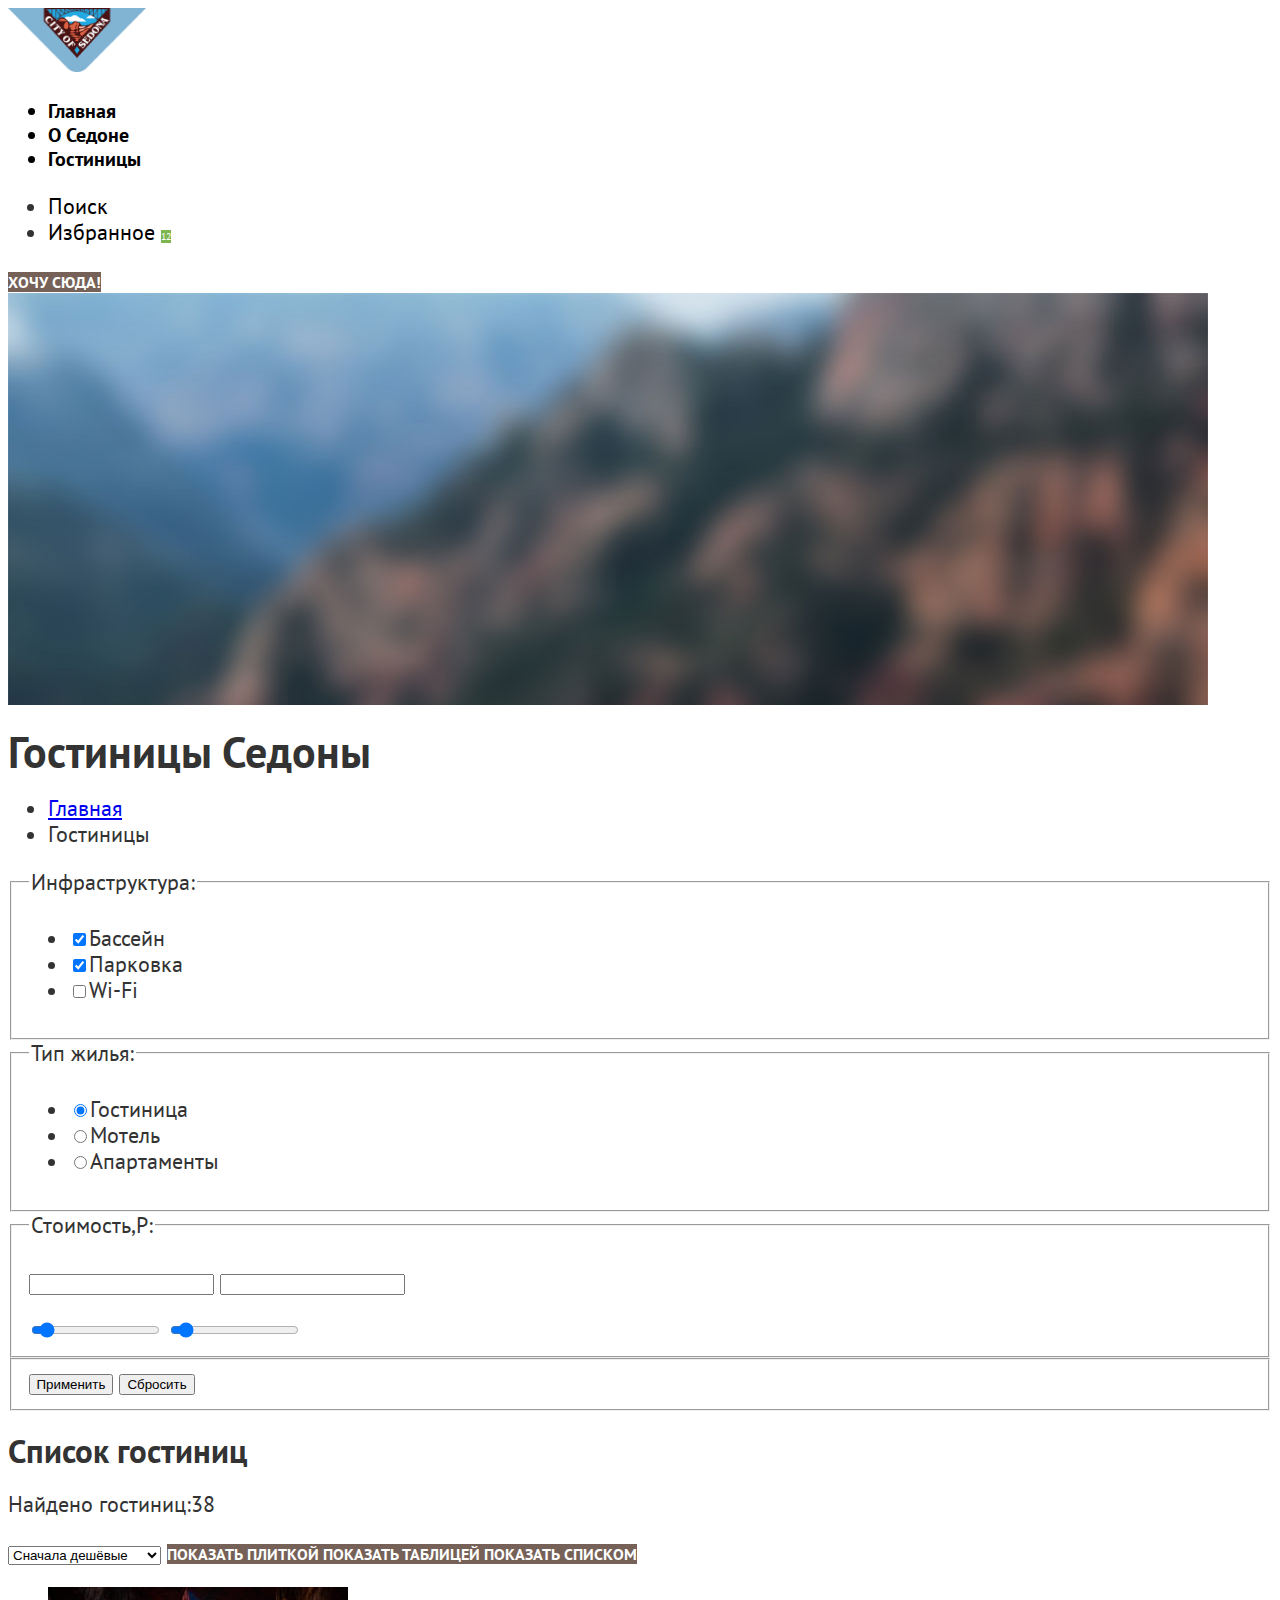
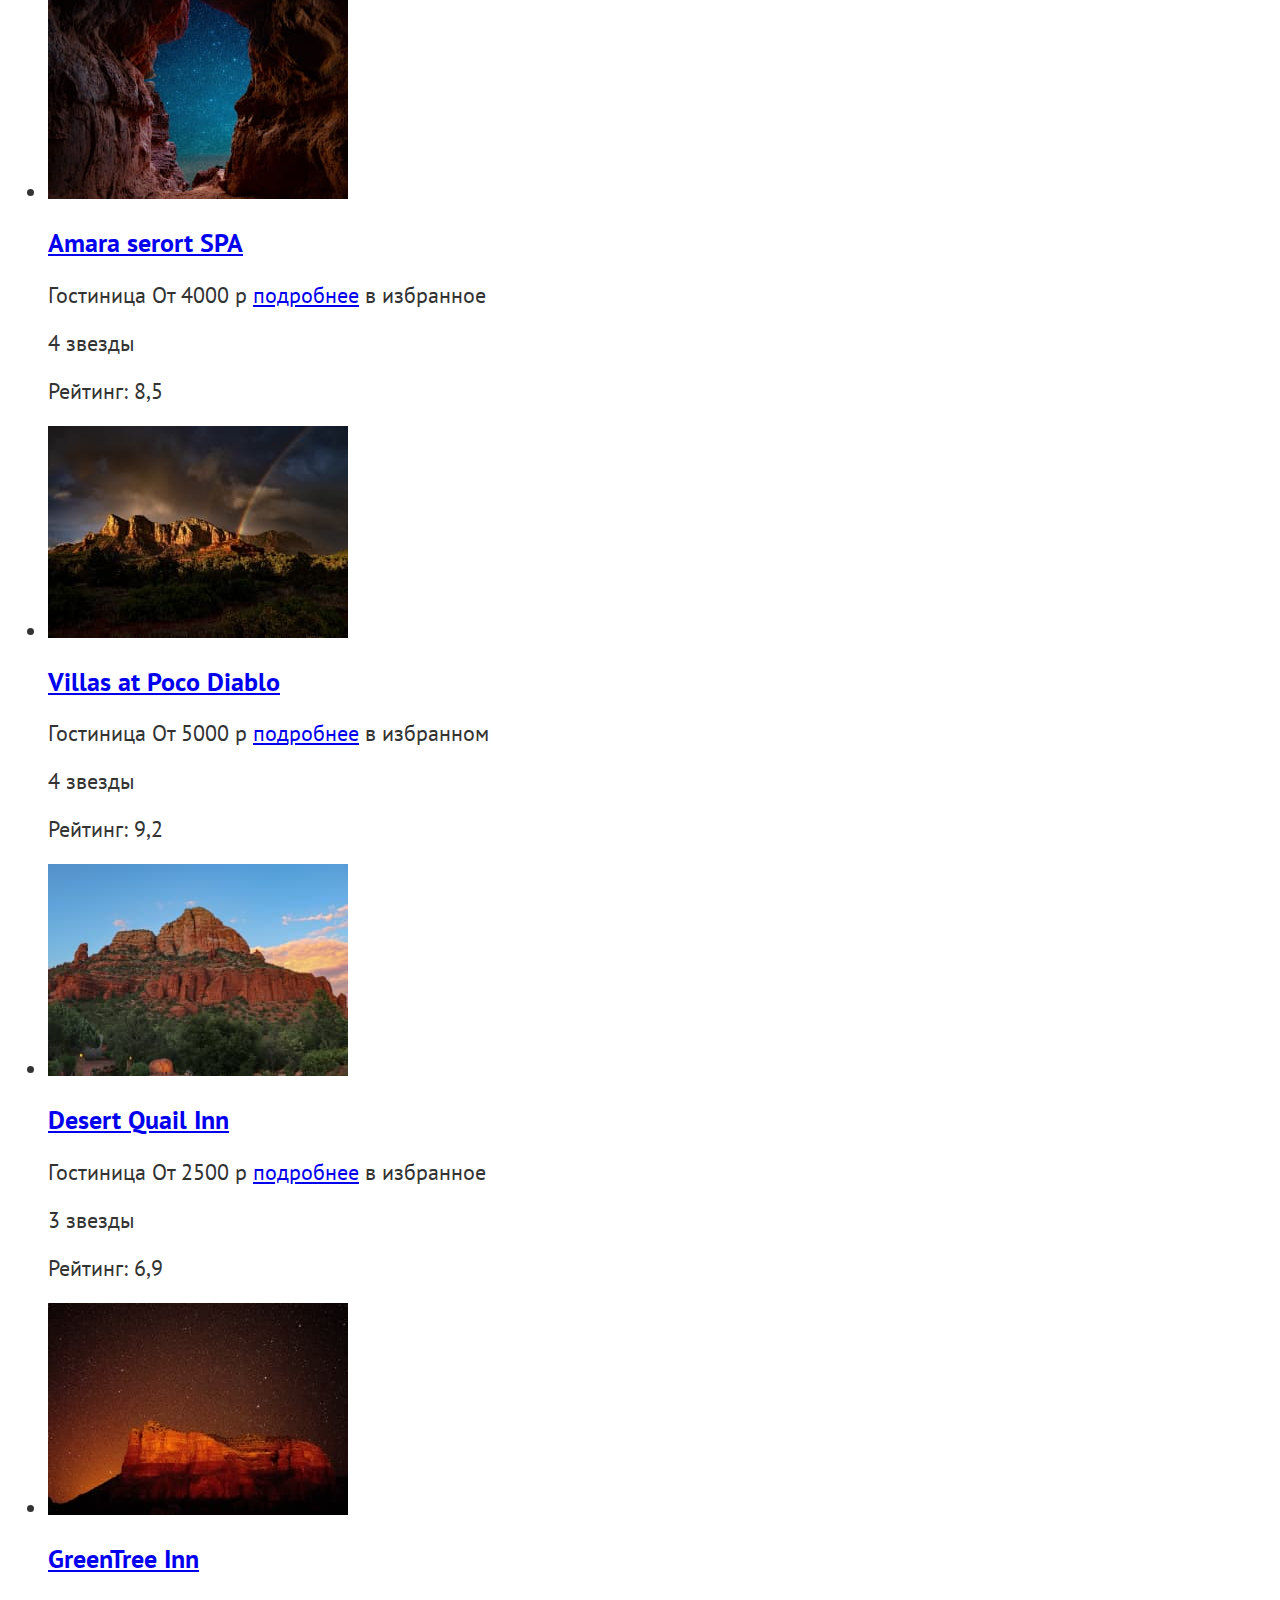
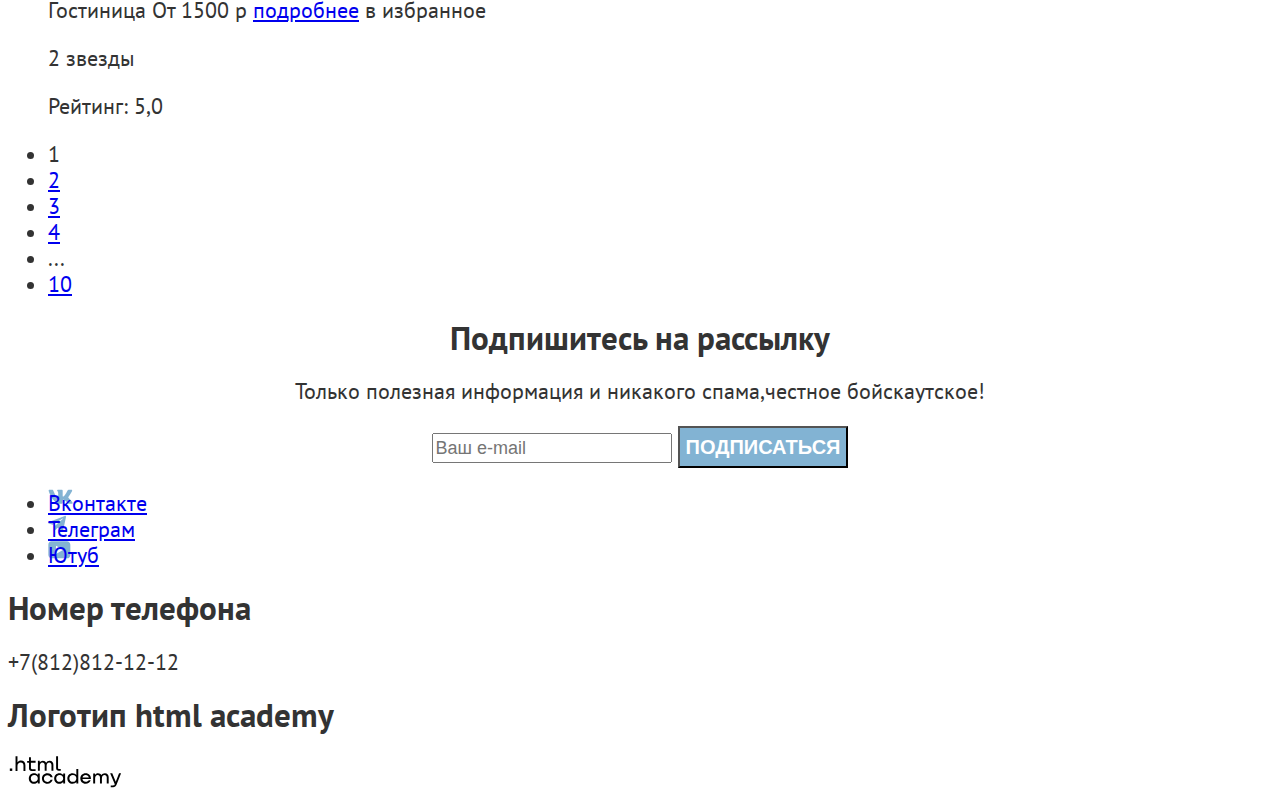
<file: 5/catalog.html>
<!DOCTYPE html>
<html lang="ru">
  <head>
    <meta charset="utf-8">
    <title>HTML Academy: Седона</title>
    <link rel="stylesheet" href="styles/styles.css">
    <base href="https://htmlacademy-htmlcss.github.io/2213103-sedona-35/5/">
</head>
  <body>
    <header class="page-header">
      <nav class="navigation">
        <a class="navigation-logo-link" href="index.html">
          <img class="logo" src="images/logo-herotext/logo-sedona.png" alt="Логотип City of Sedona" width="138" height="64">
        </a>
        <ul class="navigation-list">
          <li class="navigation-item">
            <a class='navigation-link' href="main.html">Главная</a>
          </li>
          <li class="navigation-item">
            <a class="navigation-link" href="about.html">О Седоне</a>
          </li>
          <li class="navigation-item">
            <a class="navigation-link" href="hotels.html">Гостиницы</a>
          </li>
        </ul>
        <ul class="navigation-user">
          <li class="navigation-user-item">
            <a class='navigation-link' href="#">
              <span class="visually-hidden">Поиск</span>
            </a>
          </li>
          <li class="navigation-user-item">
            <a class="navigation-link" href="">
              <span class="visually-hidden">Избранное</span>
              <span class="likes">12</span>
            </a>
          </li>
        </ul>
        <a class="button-navigation button" href="catalog.html">Хочу сюда!</a>
      </nav>
    </header>
    <main class="main-inner">
      <div class="hero-separator">
        <header class="inner-header">
          <img class="inner-background" src="images/background-pictures/catalog-main.jpg" alt="Sedona-filter" width="1200" height="412" >
          <h1 class="inner-header-title">Гостиницы Седоны</h1>
          <ul class="breadcrumbs">
            <li class="breadcrumbs-item">
              <a class="breadcrumbs-link" href="index.html">Главная</a>
            </li>
            <li class="breadcrumbs-item">
              <a class="breadcrumbs-link">Гостиницы</a>
            </li>
          </ul>
        </header>
        <section class="filter">
          <form class="filter-form" action="https://echo.htmlacademy.ru/" method="post">
            <fieldset class="filter-group">
              <legend class="filter-title">Инфраструктура:</legend>
              <ul class="filter-list">
                <li class="filter-item">
                  <label class="filter-label">
                    <input class="filter-checkbox" type="checkbox" name="swimming pool" checked>Бассейн
                  </label>
                </li>
                <li class="filter-item">
                  <label class="filter-label">
                    <input class="filter-checkbox" type="checkbox" name="parking" checked>Парковка
                  </label>
                </li>
                <li class="filter-item">
                  <label class="filter-label">
                    <input class="filter-checkbox" type="checkbox" name="Wi-Fi">Wi-Fi
                  </label>
                </li>
              </ul>
            </fieldset>
            <fieldset class="filter-group">
              <legend class="filter-title">Тип жилья:</legend>
              <ul class="filter-list">
                <li class="filter-item">
                  <label class="filter-label">
                    <input class="filter-radio" type="radio" name="housing" value="hotel" checked>Гостиница
                  </label>
                </li>
                <li class="filter-item">
                  <label class="filter-label">
                    <input class="filter-radio" type="radio" name="housing" value="motel">Мотель
                  </label>
                </li>
                <li class="filter-item">
                  <label class="filter-label">
                    <input class="filter-radio" type="radio" name="housing" value="apartment">Апартаменты
                  </label>
                </li>
              </ul>
            </fieldset>
            <fieldset class="filter-group">
              <legend class="filter-legend">Стоимость,Р:</legend>
              <p class="filter-cost">
                <input type="number" name="cost-min" id="cost-min">
                <input type="number" name="cost-max" id="cost-max">
              </p>
              <input class="filter-cost" type="range" min="0" max="12000" value="900" id="slider-1">
              <input class="filter-cost" type="range" min="0" max="12000" value="900" id="slider-2">
            </fieldset>
            <fieldset class="filter-group">
              <button class="filter-btn-submit" type="submit">Применить</button>
              <button class="filter-btn-reset" type="reset">Сбросить</button>
            </fieldset>
          </form>
        </section>
      </div>
      <section class="catalog-housing">
        <header class="catalog-header">
          <h2 class="visually-hidden">Список гостиниц</h2>
          <p class="catalog-results">Найдено гостиниц:38</p>
          <select class="select-control" aria-label="Сортировка">
            <option value="popular">Сначала популярное</option>
            <option value="cheap" selected>Сначала дешёвые</option>
            <option value="expensive">Сначала дорогие</option>
          </select>
          <a class="button button-tile" href="#">
            <span class="visually-hidden">Показать плиткой</span>
          </a>
          <a class="button button-table" href="#">
            <span class="visually-hidden">Показать таблицей</span>
          </a>
          <a class="button button-list" href="#">
            <span class="visually-hidden">Показать списком</span>
          </a>
        </header>
        <ul class="catalog-card-list">
            <li class="catalog-card-item">
              <a class="catalog-card-link" href="#">
                <img class="catalog-card-image" src="images/hotels/hotel-1.jpg" alt="Amara Resort Spa" width="300" height="212">
                <h3 class="catalog-card-title">Amara serort SPA</h3>
              </a>
              <span class="catalog-card-type">Гостиница</span>
              <span class="catalog-card-price">От 4000 р</span>
              <a class="catalog-btn-detail" href="#">подробнее</a>
              <a class="catalog-btn-favorites" >в избранное</a>
              <p class="catalog-star-rating">
                <span class="visually-hidden">4 звезды</span>
              </p>
              <p class="catalog-rating">Рейтинг: 8,5</p>
            </li>
            <li class="catalog-card-list">
              <a class="catalog-card-link" href="#">
                <img class="catalog-card-image" src="images/hotels/hotel-2.jpg" alt="Villas at Poco Diablo"  width="300" height="212">
                <h3 class="catalog-card-title">Villas at Poco Diablo</h3>
              </a>
              <span class="catalog-card-type">Гостиница</span>
              <span class="catalog-card-price">От 5000 р</span>
              <a class="catalog-card-btn-detail" href="#">подробнее</a>
              <a class="catalog-card-btn-favorites" >в избранном</a>
              <p class="catalog-star-rating">
                <span class="visually-hidden">4 звезды</span>
              </p>
              <p class="catalog-rating">Рейтинг: 9,2</p>
            </li>
            <li class="catalog-card-list">
              <a class="catalog-card-link" href="#">
                <img class="catalog-card-image" src="images/hotels/hotel-3.jpg" alt="Desert Quail Inn" width="300" height="212">
                <h3 class="catalog-card-title">Desert Quail Inn</h3>
              </a>
              <span class="catalog-card-type">Гостиница</span>
              <span class="catalog-card-price">От 2500 р</span>
              <a class="catalog-card-btn-detail" href="#">подробнее</a>
              <a class="catalog-card-btn-favorites" >в избранное</a>
              <p class="catalog-star-rating">
                <span class="visually-hidden">3 звезды</span>
              </p>
                <p class="catalog-rating">Рейтинг: 6,9</p>
          </li>
          <li class="product-card-link">
            <a class="product-card-link" href="#">
              <img class="product-card-image" src="images/hotels/hotel-4.jpg" alt="GreenTree Inn" width="300" height="212">
              <h3 class="product-card-title">GreenTree Inn</h3>
            </a>
            <span class="product-card-type">Гостиница</span>
            <span class="product-card-price">От 1500 р</span>
            <a class="catalog-card-btn-detail" href="#">подробнее</a>
            <a class="catalog-card-btn-favorites" >в избранное</a>
            <p class="catalog-star-rating">
              <span class="visually-hidden">2 звезды</span>
            </p>
              <p class="catalog-rating">Рейтинг: 5,0</p>
          </li>
        </ul>
        <ul class="pagination">
          <li class="pagination-item">
            <a class="paginagion-link pagination-current">1</a>
          </li>
          <li class="pagination-item">
            <a class="paginagion-link pagination-current" href="#">2</a>
          </li>
          <li class="pagination-item">
            <a class="paginagion-link pagination-current" href="#">3</a>
          </li>
          <li class="pagination-item">
            <a class="paginagion-link pagination-current" href="#">4</a>
          </li>
          <li class="pagination-item">
            <span class="paginagion-link pagination-current">...</span>
          </li>
          <li class="pagination-item">
            <a class="paginagion-link pagination-current" href="#">10</a>
          </li>
        </ul>
      </section>
      <section class="newsletter">
        <h2 class="newsletter-title">Подпишитесь на рассылку</h2>
        <p>Только полезная информация и никакого спама,честное бойскаутское!</p>
        <form class="newsletter-form" action="https://echo.htmlacademy.ru/" method="post">
          <input class="field" placeholder="Ваш e-mail" type="email" name="newsletter-email">
          <button class="button newsletter-button" type="submit">Подписаться</button>
        </form>
      </section>
      <footer class="page-footer">
        <section class="footer-social">
          <ul class="footer-social-list">
            <li class="footer social-vk">
              <a class="button-vk" href="https://vk.com/htmlacademy">
                <span class="visually-hidden">Вконтакте</span>
              </a>
            </li>
            <li class="footer social-telegram">
              <a class="button-telegram" href="https://t.me/htmlacademy">
                <span class="visually-hidden">Телеграм</span>
              </a>
            </li>
            <li class="footer social-youtube">
              <a class="button-youtube" href="https://t.me/htmlacademy">
                <span class="visually-hidden">Ютуб</span>
              </a>
            </li>
          </ul>
        </section>
        <section class="contacts">
          <h2 class="visually-hidden">Номер телефона</h2>
          <p class="phone-number">+7(812)812-12-12</p>
        </section>
        <section class="footer-logo">
          <h2 class="visually-hidden">Логотип html academy</h2>
          <a class="footer-logo-link" href="htpps://htmlacademy.ru/">
            <img class="logo-htmlacademy" src="images/logo-herotext/html-academy-logo.svg" alt="html academy" width="114.9" height="32.9" >
          </a>
        </section>
    </footer>
  </body>
</html>
</file>
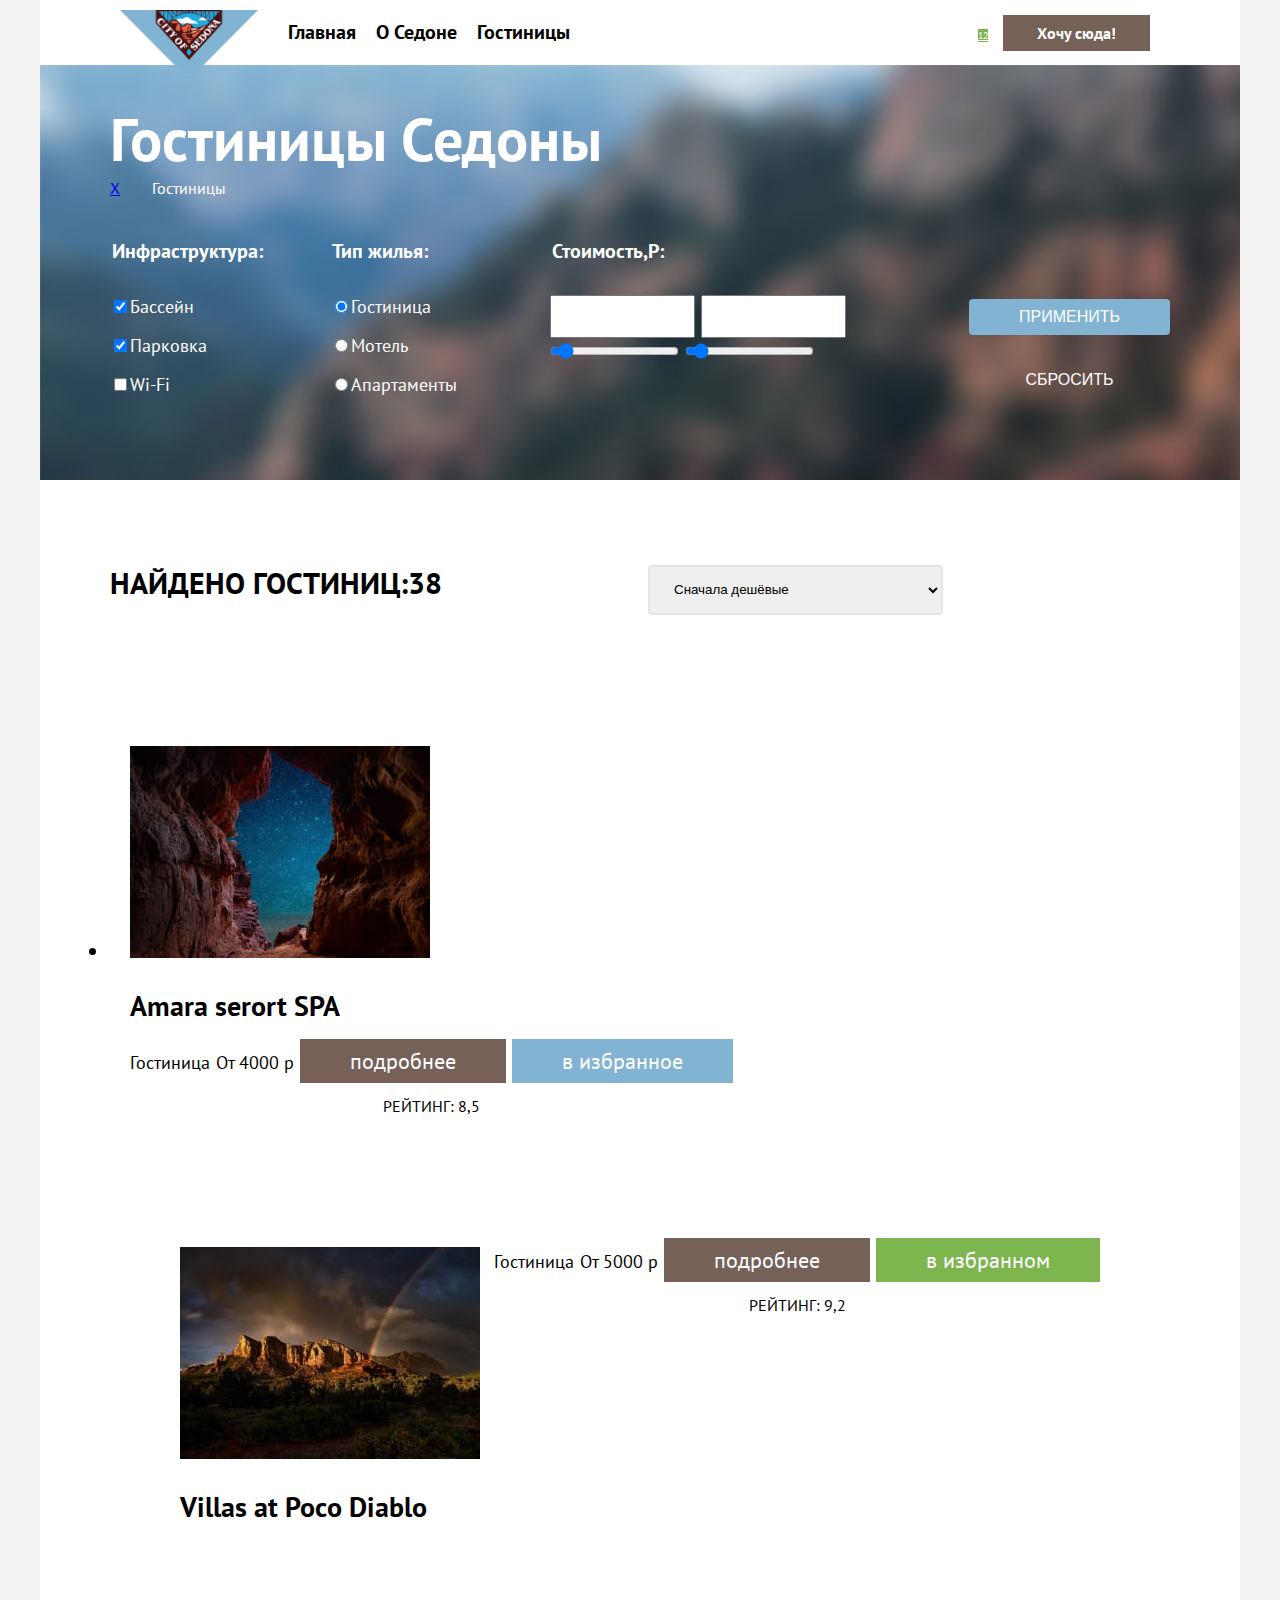
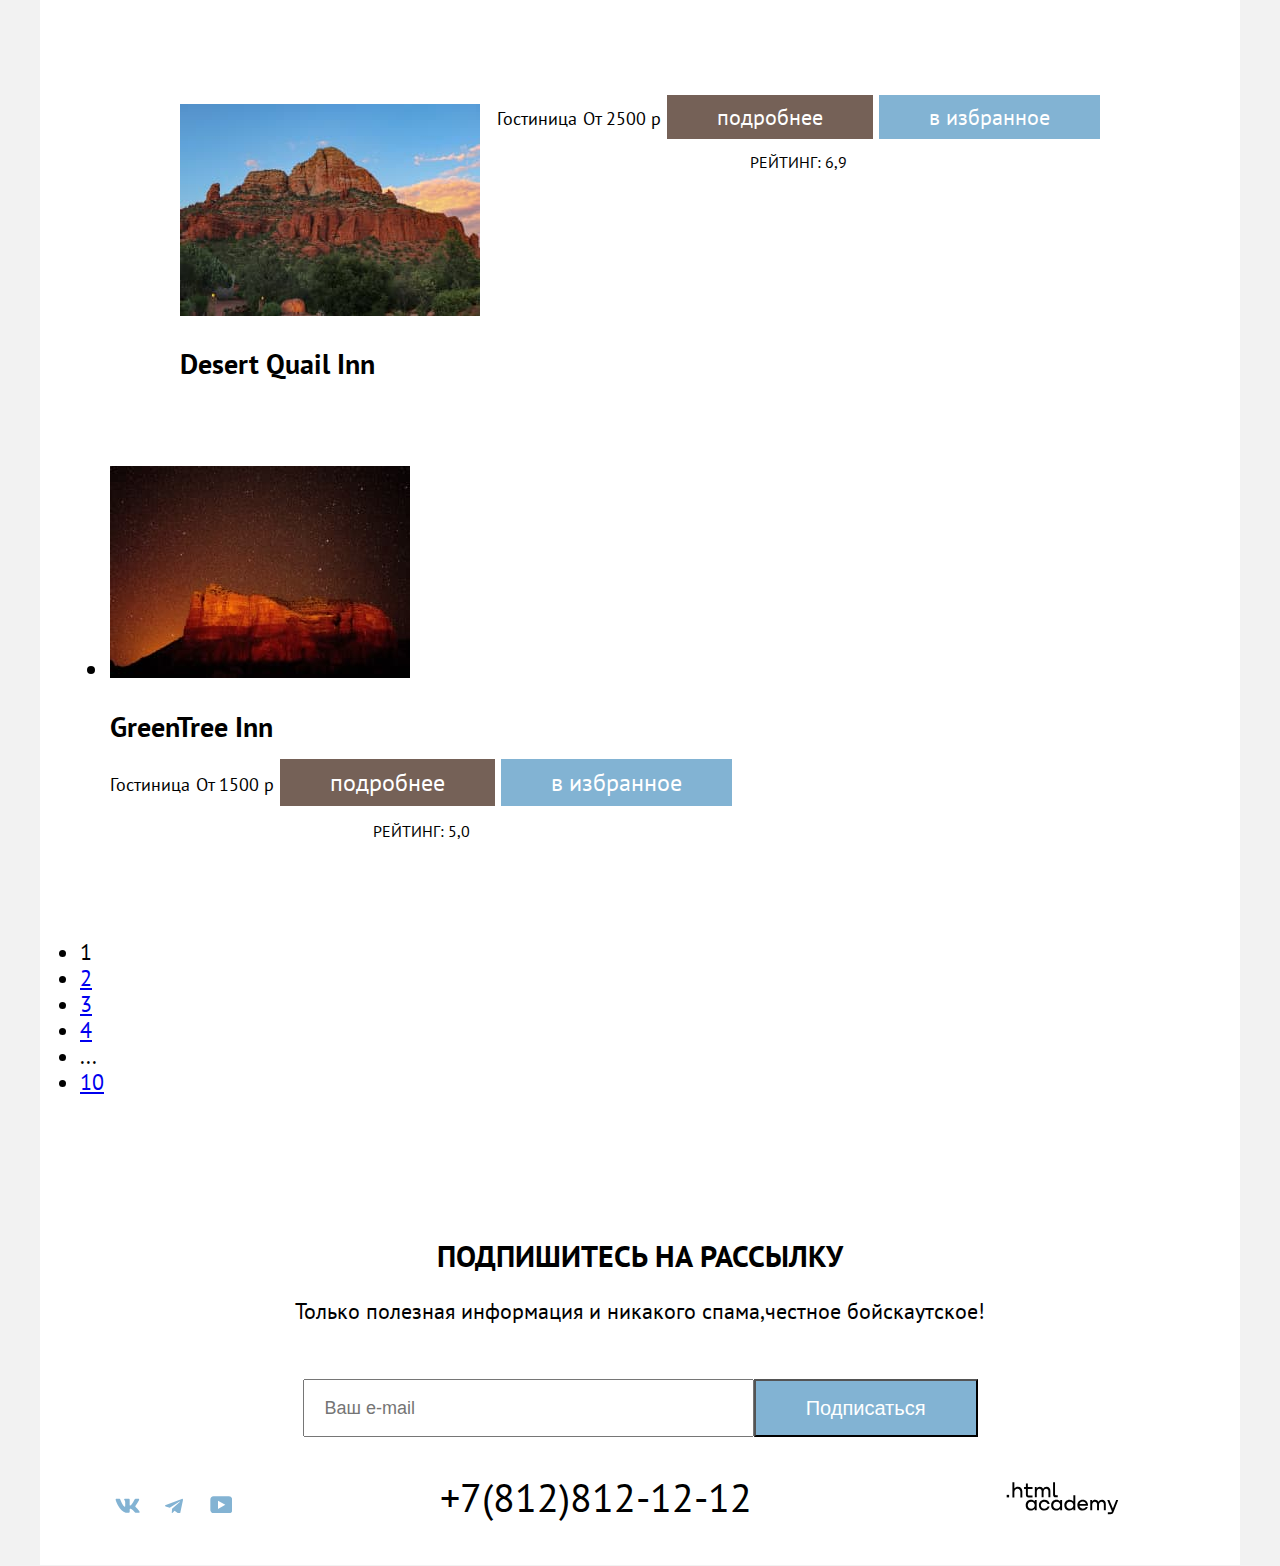
<file: 6/catalog.html>
<!DOCTYPE html>
<html lang="ru">

  <head>
    <meta charset="utf-8">
    <title>HTML Academy: Седона</title>
    <link rel="stylesheet" href="styles/styles.css">
    <base href="https://htmlacademy-htmlcss.github.io/2213103-sedona-35/6/">
</head>

  <body>
    <div class="page-container">
      <header class="header">
        <nav class="navigation">
          <a class="navigation-link">
            <img class="logo" src="images/logo-herotext/logo-sedona.png" alt="Логотип City of Sedona" width="138"
              height="64">
          </a>
          <ul class="navigation-list">
            <li class="navigation-item">
              <a class=navigation-link href="index.html">Главная</a>
            </li>
            <li class="navigation-item">
              <a class="navigation-link" href="#">О Седоне</a>
            </li>
            <li class="navigation-item">
              <a class="navigation-link" href="#">Гостиницы</a>
            </li>
          </ul>
          <ul class="navigation-user">
            <li class="navigation-item">
              <a class="navigation-user-search search" href="#">
                <span class="visually-hidden">Поиск</span>
              </a>
            </li>
            <li class="navigation-item">
              <a class="navigation-user-likes likes" href="">
                <span class="visually-hidden">Избранное</span>
                <span class="likes">12</span>
              </a>
            </li>
            <li class="navigation-item">
              <a class="button navigation-button" href="catalog.html">Хочу сюда!</a>
            </li>
          </ul>
        </nav>
      </header>

      <main class="main">
        <section class="main-inner">
          <div class="filter-inner">
            <header class="inner-header">
              <h1 class="inner-title">Гостиницы Седоны</h1>
              <ul class="breadcrumbs">
                <li class="breadcrumbs-item">
                  <a class="breadcrumbs-link home-icon-link" href="index.html">
                    X
                  </a>
                </li>
                <li class="breadcrumbs-item">
                  <a class="breadcrumbs-link hotels-link">Гостиницы</a>
                </li>
              </ul>
            </header>

            <section class="filter">
              <form class="filter-form" action="https://echo.htmlacademy.ru/" method="post">
                <fieldset class="filter-group infrastructure">
                  <legend class="filter-title">Инфраструктура:</legend>
                  <ul class="filter-list">
                    <li class="filter-item">
                      <label class="filter-label">
                        <input class="filter-checkbox" type="checkbox" name="swimming pool" checked>Бассейн
                      </label>
                    </li>

                    <li class="filter-item">
                      <label class="filter-label">
                        <input class="filter-checkbox" type="checkbox" name="parking" checked>Парковка
                      </label>
                    </li>
                    <li class="filter-item">
                      <label class="filter-label">
                        <input class="filter-checkbox" type="checkbox" name="Wi-Fi">Wi-Fi
                      </label>
                    </li>
                  </ul>
                </fieldset>
                <fieldset class="filter-group type-housing">
                  <legend class="filter-title">Тип жилья:</legend>
                  <ul class="filter-list">
                    <li class="filter-item">
                      <label class="filter-label">
                        <input class="filter-radio" type="radio" name="housing" value="hotel" checked>Гостиница
                      </label>
                    </li>
                    <li class="filter-item">
                      <label class="filter-label">
                        <input class="filter-radio" type="radio" name="housing" value="motel">Мотель
                      </label>
                    </li>
                    <li class="filter-item">
                      <label class="filter-label">
                        <input class="filter-radio" type="radio" name="housing" value="apartment">Апартаменты
                      </label>
                    </li>
                  </ul>
                </fieldset>
                <fieldset class="filter-group costs">
                  <legend class="filter-title">Стоимость,Р:</legend>
                  <p class="filter-cost">
                    <input type="number" name="cost-min" id="cost-min">
                    <input type="number" name="cost-max" id="cost-max">
                  </p>
                  <input class="filter-cost" type="range" min="0" max="12000" value="900" id="slider-1">
                  <input class="filter-cost" type="range" min="0" max="12000" value="900" id="slider-2">
                </fieldset>
                <fieldset class="filter-group-btn">
                  <button class="filter-btn-submit" type="submit">Применить</button>
                  <button class="filter-btn-reset" type="reset">Сбросить</button>
                </fieldset>
              </form>
            </section>
          </div>
        </section>

        <section class="catalog-housing">
          <header class="catalog-header">
            <h2 class="visually-hidden">Список гостиниц</h2>
            <p class="catalog-results">Найдено гостиниц:38</p>
            <select class="select-control" aria-label="Сортировка">
              <option value="popular">Сначала популярное</option>
              <option value="cheap" selected>Сначала дешёвые</option>
              <option value="expensive">Сначала дорогие</option>
            </select>
            <a class="button-list button-tile" href="#">
              <span class="visually-hidden">Показать плиткой</span>
            </a>
            <a class="button-list button-table" href="#">
              <span class="visually-hidden">Показать таблицей</span>
            </a>
            <a class="button-list button-list" href="#">
              <span class="visually-hidden">Показать списком</span>
            </a>
          </header>

          <ul class="catalog-card-list">
            <li class="catalog-card-item">
              <a class="catalog-card-link" href="#">
                <img class="catalog-card-image" src="images/hotels/hotel-1.jpg" alt="Amara Resort Spa" width="300"
                  height="212">
                <h3 class="catalog-card-title">Amara serort SPA</h3>
              </a>
              <div class="catalog-card-info">
                <span class="catalog-card-type">Гостиница</span>
                <span class="catalog-card-price">От 4000 р</span>
                <a class="catalog-card-btn-detail" href="#">подробнее</a>
                <a class="catalog-card-btn-favorites">в избранное</a>
                <p class="catalog-star-rating">
                  <span class="visually-hidden">4 звезды</span>
                </p>
                <p class="catalog-rating">Рейтинг: 8,5</p>
              </div>
            </li>
            <li class="catalog-card-list">
              <a class="catalog-card-link" href="#">
                <img class="catalog-card-image" src="images/hotels/hotel-2.jpg" alt="Villas at Poco Diablo" width="300"
                  height="212">
                <h3 class="catalog-card-title">Villas at Poco Diablo</h3>
              </a>
              <div class="catalog-card-info">
                <span class="catalog-card-type">Гостиница</span>
                <span class="catalog-card-price">От 5000 р</span>
                <a class="catalog-card-btn-detail" href="#">подробнее</a>
                <a class="card-btn-favorites">в избранном</a>
                <p class="catalog-star-rating">
                  <span class="visually-hidden">4 звезды</span>
                </p>
                <p class="catalog-rating">Рейтинг: 9,2</p>
              </div>
            </li>
            <li class="catalog-card-list">
              <a class="catalog-card-link" href="#">
                <img class="catalog-card-image" src="images/hotels/hotel-3.jpg" alt="Desert Quail Inn" width="300"
                  height="212">
                <h3 class="catalog-card-title">Desert Quail Inn</h3>
              </a>
              <div class="catalog-card-info">
                <span class="catalog-card-type">Гостиница</span>
                <span class="catalog-card-price">От 2500 р</span>
                <a class="catalog-card-btn-detail" href="#">подробнее</a>
                <a class="catalog-card-btn-favorites">в избранное</a>
                <p class="catalog-star-rating">
                  <span class="visually-hidden">3 звезды</span>
                </p>
                <p class="catalog-rating">Рейтинг: 6,9</p>
              </div>
            </li>
            <li class="catalog-card-link">
              <a class="catalog-card-link" href="#">
                <img class="catalog-card-image" src="images/hotels/hotel-4.jpg" alt="GreenTree Inn" width="300"
                  height="212">
                <h3 class="catalog-card-title">GreenTree Inn</h3>
              </a>
              <div class="catalog-card-info">
                <span class="catalog-card-type">Гостиница</span>
                <span class="catalog-card-price">От 1500 р</span>
                <a class="catalog-card-btn-detail" href="#">подробнее</a>
                <a class="catalog-card-btn-favorites">в избранное</a>
                <p class="catalog-star-rating">
                  <span class="visually-hidden">2 звезды</span>
                </p>
                <p class="catalog-rating">Рейтинг: 5,0</p>
              </div>
            </li>
          </ul>

          <ul class="pagination">
            <li class="pagination-item">
              <a class="paginagion-link pagination-current">1</a>
            </li>
            <li class="pagination-item">
              <a class="paginagion-link pagination-current" href="#">2</a>
            </li>
            <li class="pagination-item">
              <a class="paginagion-link pagination-current" href="#">3</a>
            </li>
            <li class="pagination-item">
              <a class="paginagion-link pagination-current" href="#">4</a>
            </li>
            <li class="pagination-item">
              <span class="paginagion-link pagination-current">...</span>
            </li>
            <li class="pagination-item">
              <a class="paginagion-link pagination-current" href="#">10</a>
            </li>
          </ul>
        </section>

        <section class="newsletter ">
          <h2 class="newsletter-title-catalog">Подпишитесь на рассылку</h2>
          <p class="newsletter-text-catalog">Только полезная информация и никакого спама,честное бойскаутское!</p>
          <form class="newsletter-form" action="https://echo.htmlacademy.ru/" method="post">
            <input class="field" placeholder="Ваш e-mail" type="email" name="newsletter-email">
            <button class="button newsletter-button" type="submit">Подписаться</button>
          </form>
        </section>
      </main>
      <footer class="page-footer">
          <section class="footer-social">
            <h2 class="visually-hidden">Социальные сети</h2>
            <ul class="footer-social-list">
              <li class="footer ">
                <a class="button-vk social-vk" href="https://vk.com/htmlacademy">
                  <span class="visually-hidden">Вконтакте</span>
                </a>
              </li>
              <li class="footer ">
                <a class="button-telegram social-telegram" href="https://t.me/htmlacademy">
                  <span class="visually-hidden">Телеграм</span>
                </a>
              </li>
              <li class="footer ">
                <a class="button-youtube social-youtube" href="https://t.me/htmlacademy">
                  <span class="visually-hidden">Ютуб</span>
                </a>
              </li>
            </ul>
          </section>
          <section class="contacts">
            <h2 class="visually-hidden">+7(812)812-12-12</h2>
            <p class="phone-number">+7(812)812-12-12</p>
          </section>
          <section class="footer-logo">
            <h2 class="visually-hidden">Логотип html academy</h2>
            <a class="footer-logo-link" href="htpps://htmlacademy.ru/">
              <img class="logo-htmlacademy" src="images/logo-herotext/html-academy-logo.svg" alt="html academy"
                width="115" height="33">
            </a>
          </section>
          </div>
        </footer>
      </main>
    </div>
  </body>

</html>
</file>
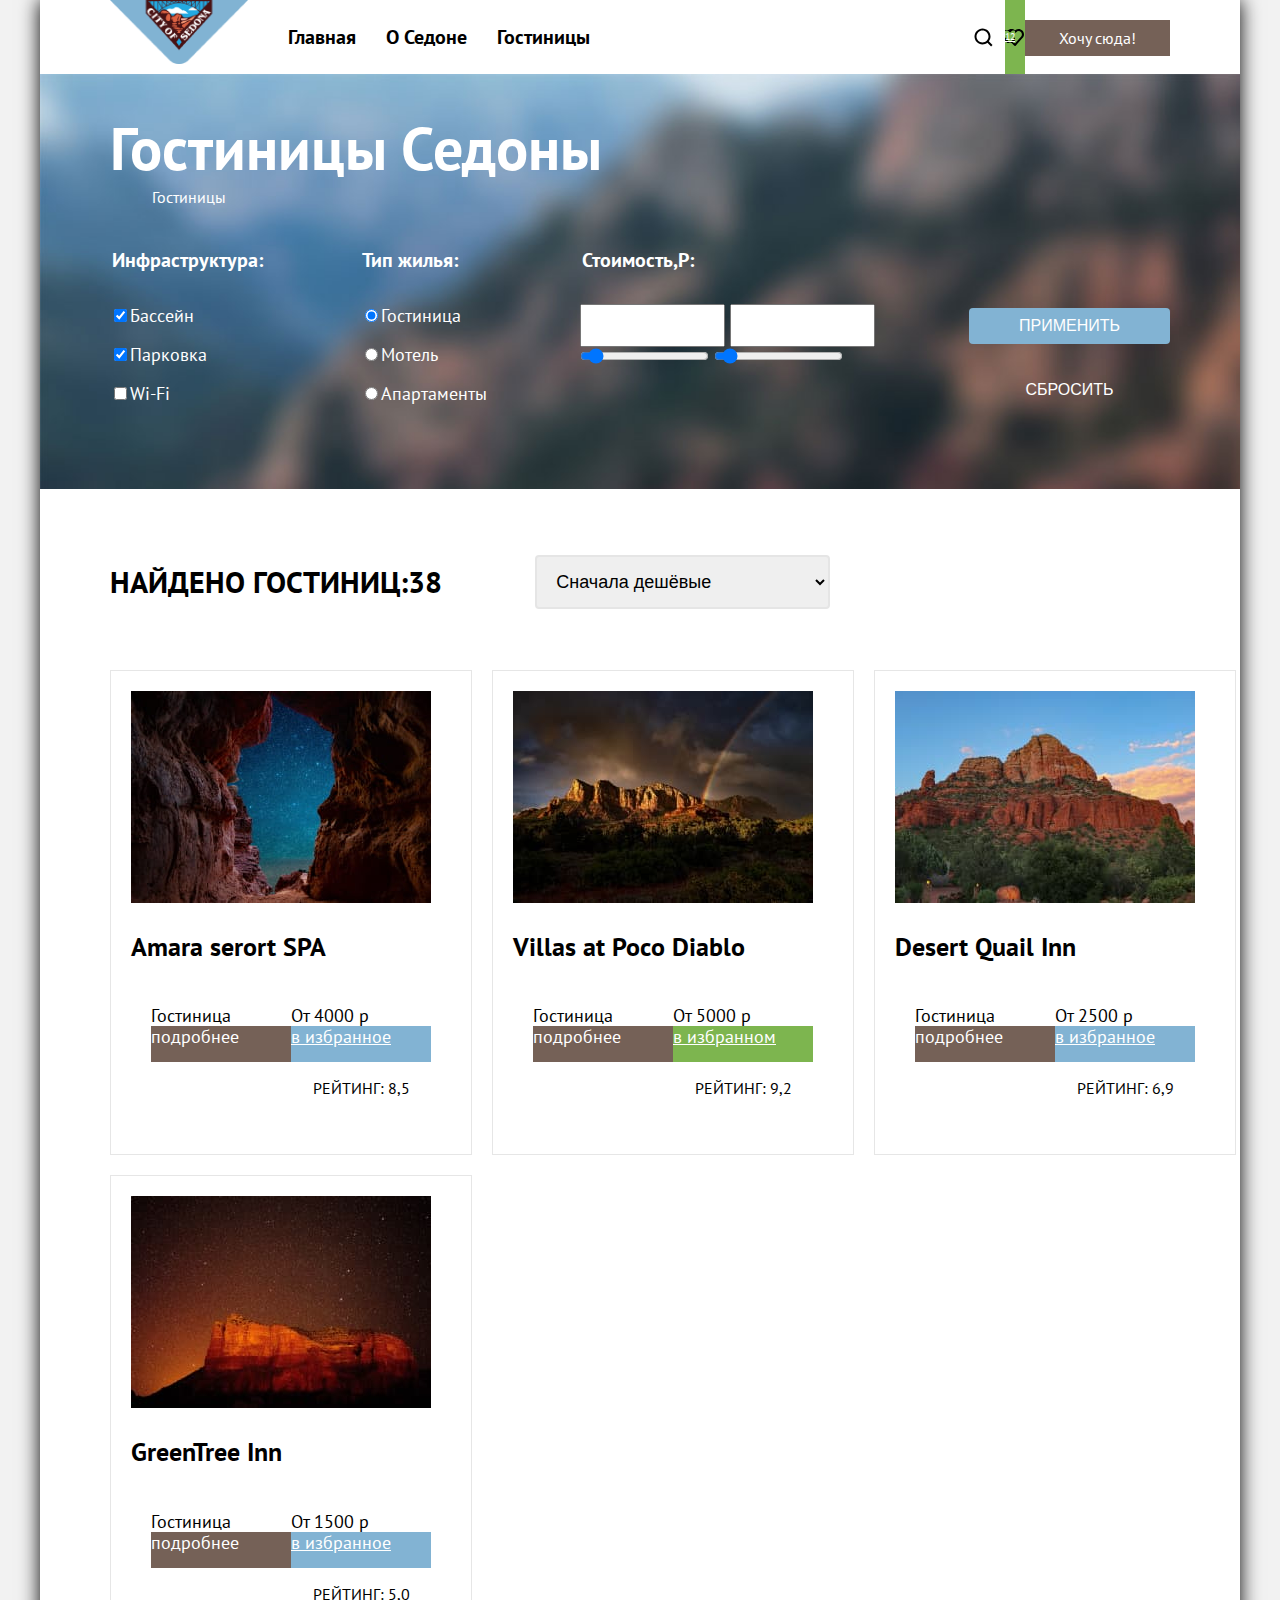
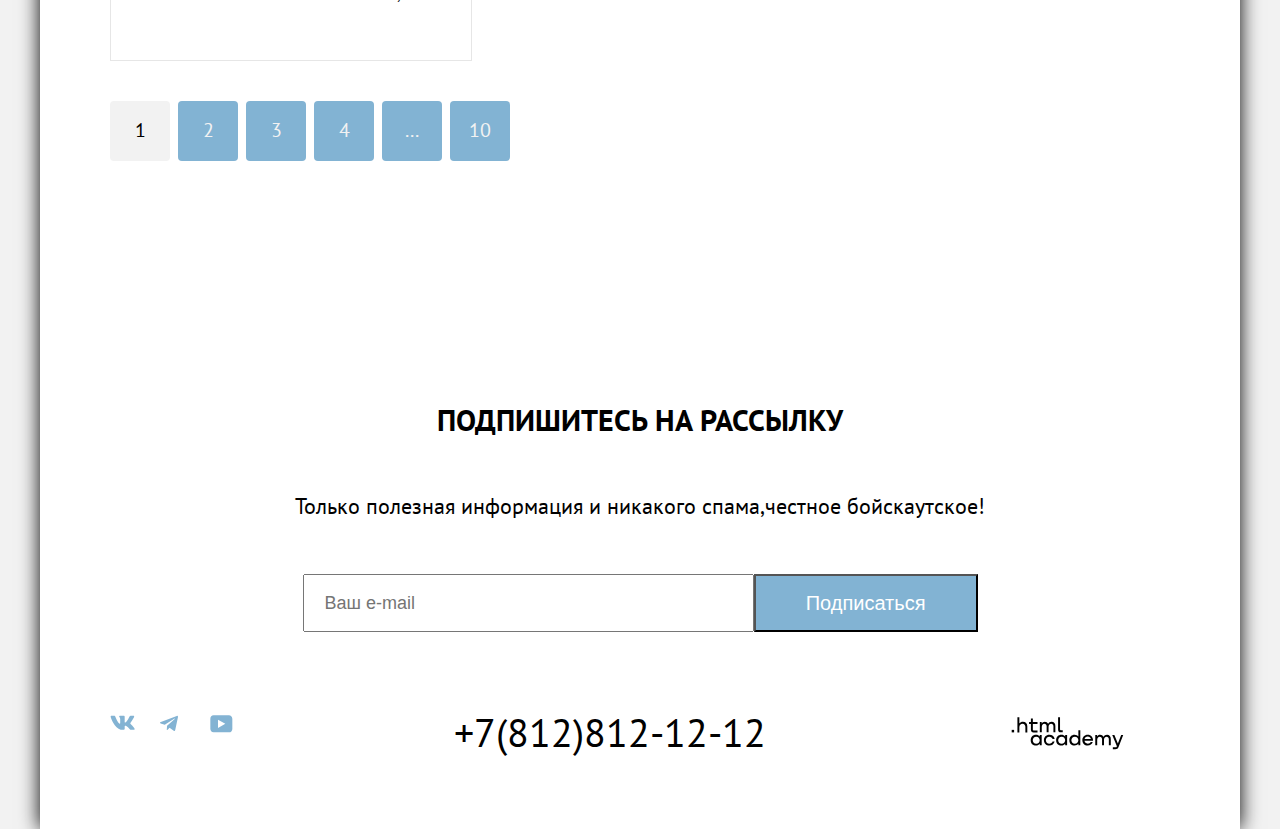
<file: 7/catalog.html>
<!DOCTYPE html>
<html lang="ru">
  <head>
    <meta charset="utf-8" />
    <title>HTML Academy: Седона</title>
    <link rel="stylesheet" href="styles/styles.css">
    <base href="https://htmlacademy-htmlcss.github.io/2213103-sedona-35/7/">
</head>

  <body>
    <div class="page-container">
      <header class="header">
        <nav class="navigation">
          <a class="navigation-link" href="index.html">
            <img class="logo" src="images/logo-herotext/logo-sedona.png" alt="Логотип City of Sedona" width="138" height="64">
          </a>
          <ul class="navigation-list">
            <li class="navigation-item">
              <a class="navigation-link" href="index.html">Главная</a>
            </li>
            <li class="navigation-item">
              <a class="navigation-link" href="#">О Седоне</a>
            </li>
            <li class="navigation-item">
              <a class="navigation-link" href="#">Гостиницы</a>
            </li>
          </ul>
          <ul class="navigation-user">
            <li class="navigation-item">
              <a class="navigation-user-link search" href="#">
                <span class="visually-hidden">Поиск</span>
              </a>
            </li>
            <li class="navigation-user-item">
              <a class="navigation-user-link likes" href="">
                <span class="visually-hidden">Избранное</span>
                <span class="likes">12</span>
              </a>
            </li>
            <li class="navigation-item">
              <a class="button navigation-button" href="catalog.html">Хочу сюда!</a>
            </li>
          </ul>
        </nav>
      </header>

      <main class="main">
        <section class="main-inner">
          <div class="filter-inner">
            <header class="inner-header">
              <h1 class="inner-title">Гостиницы Седоны</h1>
              <ul class="breadcrumbs">
                <li class="breadcrumbs-item">
                  <a class="breadcrumbs-link home-icon-link" href="index.html"></a>
                </li>
                <li class="breadcrumbs-item">
                  <a class="breadcrumbs-link hotels-link">Гостиницы</a>
                </li>
              </ul>
            </header>

            <section class="filter">
              <form class="filter-form" action="https://echo.htmlacademy.ru/" method="post">
                <fieldset class="filter-group infrastructure">
                  <legend class="filter-title">Инфраструктура:</legend>
                  <ul class="filter-list">
                    <li class="filter-item">
                      <label class="filter-label">
                        <input class="filter-checkbox" type="checkbox" name="swimming pool" checked >Бассейн
                      </label>
                    </li>
                    <li class="filter-item">
                      <label class="filter-label">
                        <input class="filter-checkbox" type="checkbox" name="parking" checked>Парковка
                      </label>
                    </li>
                    <li class="filter-item">
                      <label class="filter-label">
                        <input class="filter-checkbox" type="checkbox" name="Wi-Fi">Wi-Fi
                      </label>
                    </li>
                  </ul>
                </fieldset>
                <fieldset class="filter-group type-housing">
                  <legend class="filter-title">Тип жилья:</legend>
                  <ul class="filter-list">
                    <li class="filter-item">
                      <label class="filter-label">
                        <input class="filter-radio" type="radio" name="housing" value="hotel" checked>Гостиница
                      </label>
                    </li>
                    <li class="filter-item">
                      <label class="filter-label">
                        <input class="filter-radio" type="radio" name="housing" value="motel">Мотель
                      </label>
                    </li>
                    <li class="filter-item">
                      <label class="filter-label">
                        <input class="filter-radio" type="radio" name="housing" value="apartment" >Апартаменты
                      </label>
                    </li>
                  </ul>
                </fieldset>
                <fieldset class="filter-group costs">
                  <legend class="filter-title">Стоимость,Р:</legend>
                  <p class="filter-cost">
                    <input type="number" name="cost-min" id="cost-min" />
                    <input type="number" name="cost-max" id="cost-max" />
                  </p>
                  <input class="filter-cost" type="range" min="0" max="12000" value="900" id="slider-1">
                  <input class="filter-cost" type="range" min="0" max="12000" value="900" id="slider-2">
                </fieldset>
                <fieldset class="filter-group-btn">
                  <button class="filter-btn-submit" type="submit">Применить</button>
                  <button class="filter-btn-reset" type="reset">Сбросить</button>
                </fieldset>
              </form>
            </section>
          </div>
        </section>

        <section class="catalog-housing">
          <header class="catalog-header">
            <h2 class="catalog-results">Найдено гостиниц:38</h2>
            <select class="select-control" aria-label="Сортировка">
              <option value="popular">Сначала популярное</option>
              <option value="cheap" selected>Сначала дешёвые</option>
              <option value="expensive">Сначала дорогие</option>
            </select>
            <a class="button-list button-tile" href="#">
              <span class="visually-hidden">Показать плиткой</span>
            </a>
            <a class="button-list button-table" href="#">
              <span class="visually-hidden">Показать таблицей</span>
            </a>
            <a class="button-list button-list" href="#">
              <span class="visually-hidden">Показать списком</span>
            </a>
          </header>

          <div class="catalog-card-container">
            <article class="catalog-card">
              <a class="catalog-card-link" href="#">
                <img class="catalog-card-image" src="images/hotels/hotel-1.jpg" alt="Amara Resort Spa" width="300" height="212">
                <h3 class="catalog-card-title">Amara serort SPA</h3>
              </a>
              <div class="catalog-card-content">
                <span class="catalog-card-type">Гостиница</span>
                <span class="catalog-card-price">От 4000 р</span>
                <a class="catalog-card-btn-detail" href="#">подробнее</a>
                <a class="catalog-card-btn-favorites" href="#">в избранное</a>
                <p class="catalog-star-rating">
                  <span class="visually-hidden">4 звезды</span>
                </p>
                <p class="catalog-rating">Рейтинг: 8,5</p>
              </div>
            </article>

            <article class="catalog-card">
              <a class="catalog-card-link" href="#">
                <img class="catalog-card-image" src="images/hotels/hotel-2.jpg" alt="Villas at Poco Diablo" width="300" height="212">
                <h3 class="catalog-card-title">Villas at Poco Diablo</h3>
              </a>
              <div class="catalog-card-content">
                <span class="catalog-card-type">Гостиница</span>
                <span class="catalog-card-price">От 5000 р</span>
                <a class="catalog-card-btn-detail" href="#">подробнее</a>
                <a class="card-btn-favorites" href="#">в избранном</a>
                <p class="catalog-star-rating">
                  <span class="visually-hidden">4 звезды</span>
                </p>
                <p class="catalog-rating">Рейтинг: 9,2</p>
              </div>
              </article>

            <article class="catalog-card">
              <a class="catalog-card-link" href="#">
                <img class="catalog-card-image" src="images/hotels/hotel-3.jpg" alt="Desert Quail Inn" width="300" height="212">
                <h3 class="catalog-card-title">Desert Quail Inn</h3>
              </a>
              <div class="catalog-card-content">
                <span class="catalog-card-type">Гостиница</span>
                <span class="catalog-card-price">От 2500 р</span>
                <a class="catalog-card-btn-detail" href="#">подробнее</a>
                <a class="catalog-card-btn-favorites" href="#">в избранное</a>
                <p class="catalog-star-rating">
                  <span class="visually-hidden">3 звезды</span>
                </p>
                <p class="catalog-rating">Рейтинг: 6,9</p>
              </div>
            </article>

            <article class="catalog-card">
              <a class="catalog-card-link" href="#">
                <img class="catalog-card-image" src="images/hotels/hotel-4.jpg" alt="GreenTree Inn" width="300" height="212">
                <h3 class="catalog-card-title">GreenTree Inn</h3>
              </a>
              <div class="catalog-card-content">
                <span class="catalog-card-type">Гостиница</span>
                <span class="catalog-card-price">От 1500 р</span>
                <a class="catalog-card-btn-detail" href="#">подробнее</a>
                <a class="catalog-card-btn-favorites"href="#">в избранное</a>
                <p class="catalog-star-rating">
                  <span class="visually-hidden">2 звезды</span>
                </p>
                <p class="catalog-rating">Рейтинг: 5,0</p>
              </div>
            </article>
          </div>

          <div class="pagination-container">
            <a class="pagination-link pagination-current">1</a>
            <a class="pagination-link pagination-button" href="#">2</a>
            <a class="pagination-link pagination-button" href="#">3</a>
            <a class="pagination-link pagination-button" href="#">4</a>
            <span class="pagination-link pagination-space">...</span>
            <a class="pagination-link pagination-button" href="#">10</a>
          </div>
        </section>

        <section class="newsletter">
          <div class="newsletter-container">
            <h2 class="newsletter-title-catalog">Подпишитесь на рассылку</h2>
            <p class="newsletter-text-catalog">
              Только полезная информация и никакого спама,честное бойскаутское!
            </p>
          </div>
          <form class="newsletter-form" action="https://echo.htmlacademy.ru/" method="post">
            <input class="field" placeholder="Ваш e-mail" type="email" name="newsletter-email">
            <button class="button newsletter-button" type="submit">Подписаться</button>
           </form>
        </section>
      </main>
      <footer class="page-footer">
        <section class="footer-social">
          <h2 class="visually-hidden">Социальные сети</h2>
          <a class="button-social social-vk" href="https://vk.com/htmlacademy">
            <span class="visually-hidden">Вконтакте</span>
          </a>

          <a class="button-social social-telegram" href="https://t.me/htmlacademy">
            <span class="visually-hidden">Телеграм</span>
          </a>

          <a class="button-social social-youtube" href="https://www.youtube.com/user/htmlacademyru">
            <span class="visually-hidden">Ютуб</span>
          </a>
        </section>
        <div class="contacts">
          <h2 class="visually-hidden">+7(812)812-12-12</h2>
          <p class="phone-number">+7(812)812-12-12</p>
        </div>
        <div class="footer-logo">
          <h2 class="visually-hidden">Логотип html academy</h2>
          <a class="footer-logo-link" href="htpps://htmlacademy.ru/">
            <img class="logo-htmlacademy" src="images/logo-herotext/html-academy-logo.svg" alt="html academy" width="115" height="33">
          </a>
        </div>
      </footer>
    </div>
  </body>
</html>
</file>
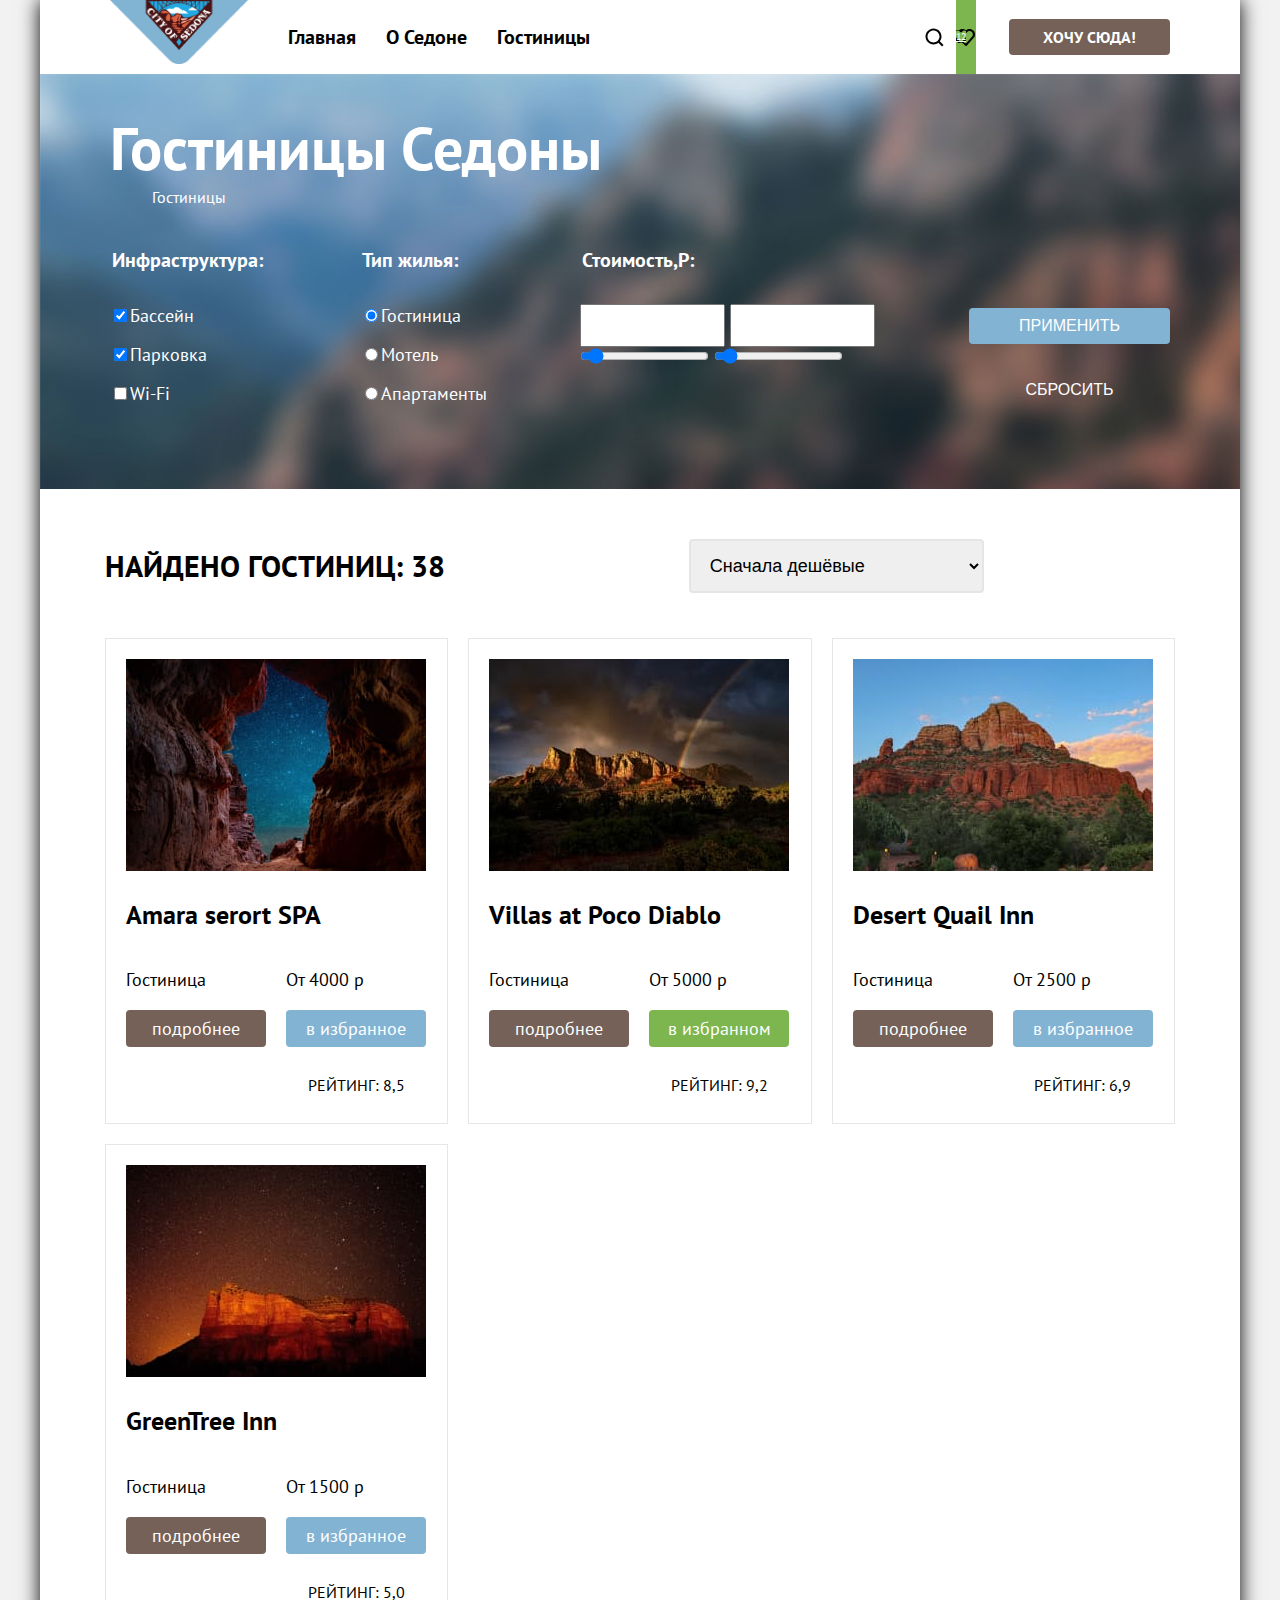
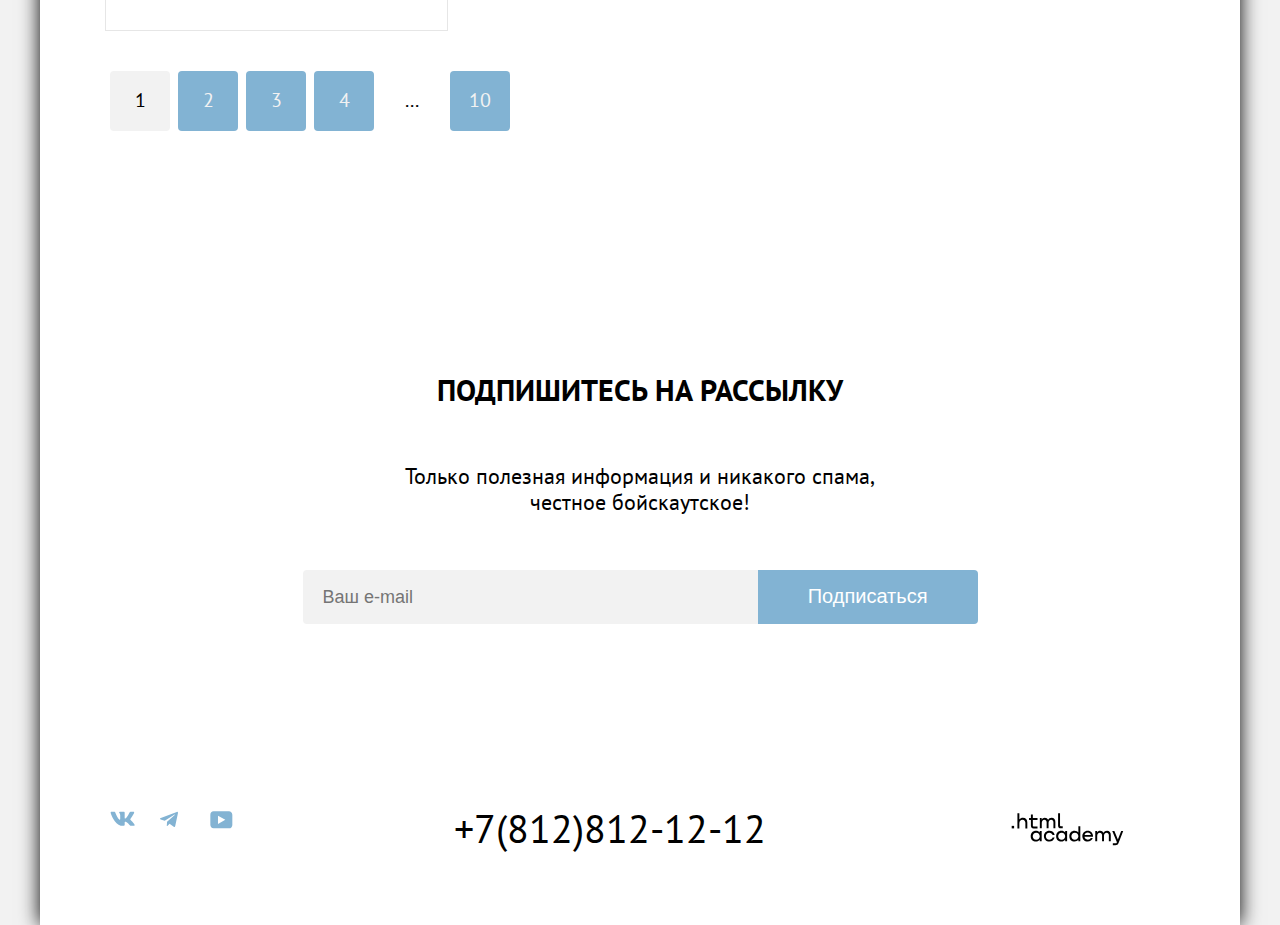
<file: 8/catalog.html>
<!DOCTYPE html>
<html lang="ru">
  <head>
    <meta charset="utf-8" />
    <title>HTML Academy: Седона</title>
    <link rel="stylesheet" href="styles/styles.css">
    <base href="https://htmlacademy-htmlcss.github.io/2213103-sedona-35/8/">
</head>

  <body>
    <div class="page-container">
      <header class="header">
        <nav class="navigation">
          <a class="navigation-link" href="index.html">
            <img class="logo" src="images/logo-herotext/logo-sedona.png" alt="Логотип City of Sedona" width="138" height="64">
          </a>
          <ul class="navigation-list">
            <li class="navigation-item">
              <a class="navigation-link" href="index.html">Главная</a>
            </li>
            <li class="navigation-item">
              <a class="navigation-link" href="#">О Седоне</a>
            </li>
            <li class="navigation-item">
              <a class="navigation-link" href="#">Гостиницы</a>
            </li>
          </ul>
          <ul class="navigation-user">
            <li class="navigation-item">
              <a class="navigation-user-link search" href="#">
                <span class="visually-hidden">Поиск</span>
              </a>
            </li>
            <li class="navigation-user-item">
              <a class="navigation-user-link likes" href="">
                <span class="visually-hidden">Избранное</span>
                <span class="likes">12</span>
              </a>
            </li>
            <li class="navigation-item">
              <a class="button navigation-button" href="catalog.html">Хочу сюда!</a>
            </li>
          </ul>
        </nav>
      </header>

      <main class="main">
        <section class="main-inner">
          <div class="filter-inner">
            <header class="inner-header">
              <h1 class="inner-title">Гостиницы Седоны</h1>
              <ul class="breadcrumbs">
                <li class="breadcrumbs-item">
                  <a class="breadcrumbs-link home-icon-link" href="index.html"></a>
                </li>
                <li class="breadcrumbs-item">
                  <a class="breadcrumbs-link hotels-link">Гостиницы</a>
                </li>
              </ul>
            </header>

            <section class="filter">
              <form class="filter-form" action="https://echo.htmlacademy.ru/" method="post">
                <fieldset class="filter-group infrastructure">
                  <legend class="filter-title">Инфраструктура:</legend>
                  <ul class="filter-list">
                    <li class="filter-item">
                      <label class="filter-label">
                        <input class="filter-checkbox" type="checkbox" name="swimming pool" checked >Бассейн
                      </label>
                    </li>
                    <li class="filter-item">
                      <label class="filter-label">
                        <input class="filter-checkbox" type="checkbox" name="parking" checked>Парковка
                      </label>
                    </li>
                    <li class="filter-item">
                      <label class="filter-label">
                        <input class="filter-checkbox" type="checkbox" name="Wi-Fi">Wi-Fi
                      </label>
                    </li>
                  </ul>
                </fieldset>
                <fieldset class="filter-group type-housing">
                  <legend class="filter-title">Тип жилья:</legend>
                  <ul class="filter-list">
                    <li class="filter-item">
                      <label class="filter-label">
                        <input class="filter-radio" type="radio" name="housing" value="hotel" checked>Гостиница
                      </label>
                    </li>
                    <li class="filter-item">
                      <label class="filter-label">
                        <input class="filter-radio" type="radio" name="housing" value="motel">Мотель
                      </label>
                    </li>
                    <li class="filter-item">
                      <label class="filter-label">
                        <input class="filter-radio" type="radio" name="housing" value="apartment" >Апартаменты
                      </label>
                    </li>
                  </ul>
                </fieldset>
                <fieldset class="filter-group costs">
                  <legend class="filter-title">Стоимость,Р:</legend>
                  <p class="filter-cost">
                    <input type="number" name="cost-min" id="cost-min" />
                    <input type="number" name="cost-max" id="cost-max" />
                  </p>
                  <input class="filter-cost" type="range" min="0" max="12000" value="900" id="slider-1">
                  <input class="filter-cost" type="range" min="0" max="12000" value="900" id="slider-2">
                </fieldset>
                <fieldset class="filter-group-btn">
                  <button class="filter-btn-submit" type="submit">Применить</button>
                  <button class="filter-btn-reset" type="reset">Сбросить</button>
                </fieldset>
              </form>
            </section>
          </div>
        </section>

        <section class="catalog-housing">
          <header class="catalog-header">
            <h2 class="catalog-results">Найдено гостиниц: 38</h2>
            <select class="select-control" aria-label="Сортировка">
              <option value="popular">Сначала популярное</option>
              <option value="cheap" selected>Сначала дешёвые</option>
              <option value="expensive">Сначала дорогие</option>
            </select>
            <a class="button-list button-tile" href="#">
              <span class="visually-hidden">Показать плиткой</span>
            </a>
            <a class="button-list button-table" href="#">
              <span class="visually-hidden">Показать таблицей</span>
            </a>
            <a class="button-list button-list" href="#">
              <span class="visually-hidden">Показать списком</span>
            </a>
          </header>

          <div class="catalog-card-container">
            <article class="catalog-card">
              <a class="catalog-card-link" href="#">
                <img class="catalog-card-image" src="images/hotels/hotel-1.jpg" alt="Amara Resort Spa" width="300" height="212">
                <h3 class="catalog-card-title">Amara serort SPA</h3>
              </a>
              <div class="catalog-card-content">
                <span class="catalog-card-type">Гостиница</span>
                <span class="catalog-card-price">От 4000 р</span>
                <a class="catalog-card-btn-detail" href="#">подробнее</a>
                <a class="catalog-card-btn-favorites" href="#">в избранное</a>
                <p class="catalog-star-rating">
                  <span class="visually-hidden">4 звезды</span>
                </p>
                <p class="catalog-rating">Рейтинг: 8,5</p>
              </div>
            </article>

            <article class="catalog-card">
              <a class="catalog-card-link" href="#">
                <img class="catalog-card-image" src="images/hotels/hotel-2.jpg" alt="Villas at Poco Diablo" width="300" height="212">
                <h3 class="catalog-card-title">Villas at Poco Diablo</h3>
              </a>
              <div class="catalog-card-content">
                <span class="catalog-card-type">Гостиница</span>
                <span class="catalog-card-price">От 5000 р</span>
                <a class="catalog-card-btn-detail" href="#">подробнее</a>
                <a class="card-btn-favorites" href="#">в избранном</a>
                <p class="catalog-star-rating">
                  <span class="visually-hidden">4 звезды</span>
                </p>
                <p class="catalog-rating">Рейтинг: 9,2</p>
              </div>
              </article>

            <article class="catalog-card">
              <a class="catalog-card-link" href="#">
                <img class="catalog-card-image" src="images/hotels/hotel-3.jpg" alt="Desert Quail Inn" width="300" height="212">
                <h3 class="catalog-card-title">Desert Quail Inn</h3>
              </a>
              <div class="catalog-card-content">
                <span class="catalog-card-type">Гостиница</span>
                <span class="catalog-card-price">От 2500 р</span>
                <a class="catalog-card-btn-detail" href="#">подробнее</a>
                <a class="catalog-card-btn-favorites" href="#">в избранное</a>
                <p class="catalog-star-rating">
                  <span class="visually-hidden">3 звезды</span>
                </p>
                <p class="catalog-rating">Рейтинг: 6,9</p>
              </div>
            </article>

            <article class="catalog-card">
              <a class="catalog-card-link" href="#">
                <img class="catalog-card-image" src="images/hotels/hotel-4.jpg" alt="GreenTree Inn" width="300" height="212">
                <h3 class="catalog-card-title">GreenTree Inn</h3>
              </a>
              <div class="catalog-card-content">
                <span class="catalog-card-type">Гостиница</span>
                <span class="catalog-card-price">От 1500 р</span>
                <a class="catalog-card-btn-detail" href="#">подробнее</a>
                <a class="catalog-card-btn-favorites"href="#">в избранное</a>
                <p class="catalog-star-rating">
                  <span class="visually-hidden">2 звезды</span>
                </p>
                <p class="catalog-rating">Рейтинг: 5,0</p>
              </div>
            </article>
          </div>

          <div class="pagination-container">
            <a class="pagination-link pagination-current">1</a>
            <a class="pagination-link pagination-button" href="#">2</a>
            <a class="pagination-link pagination-button" href="#">3</a>
            <a class="pagination-link pagination-button" href="#">4</a>
            <span class="pagination-link pagination-space">...</span>
            <a class="pagination-link pagination-button" href="#">10</a>
          </div>
        </section>

        <section class="newsletter">
          <div class="newsletter-container">
            <h2 class="newsletter-title-catalog">Подпишитесь на рассылку</h2>
            <p class="newsletter-text-catalog">
              Только полезная информация и никакого спама,
              <br>
              честное бойскаутское!
            </p>
          </div>
          <form class="newsletter-form" action="https://echo.htmlacademy.ru/" method="post">
            <input class="field" placeholder="Ваш e-mail" type="email" name="newsletter-email">
            <button class="button newsletter-button" type="submit">Подписаться</button>
          </form>
        </section>
      </main>
      <footer class="page-footer">
        <section class="footer-social">
          <h2 class="visually-hidden">Социальные сети</h2>
          <a class="button-social social-vk" href="https://vk.com/htmlacademy">
            <span class="visually-hidden">Вконтакте</span>
          </a>

          <a class="button-social social-telegram" href="https://t.me/htmlacademy">
            <span class="visually-hidden">Телеграм</span>
          </a>

          <a class="button-social social-youtube" href="https://www.youtube.com/user/htmlacademyru">
            <span class="visually-hidden">Ютуб</span>
          </a>
        </section>
        <div class="contacts">
          <h2 class="visually-hidden">+7(812)812-12-12</h2>
          <p class="phone-number">+7(812)812-12-12</p>
        </div>
        <div class="footer-logo">
          <h2 class="visually-hidden">Логотип html academy</h2>
          <a class="footer-logo-link" href="htpps://htmlacademy.ru/">
            <img class="logo-htmlacademy" src="images/logo-herotext/html-academy-logo.svg" alt="html academy" width="115" height="33">
          </a>
        </div>
      </footer>
    </div>
  </body>
</html>
</file>
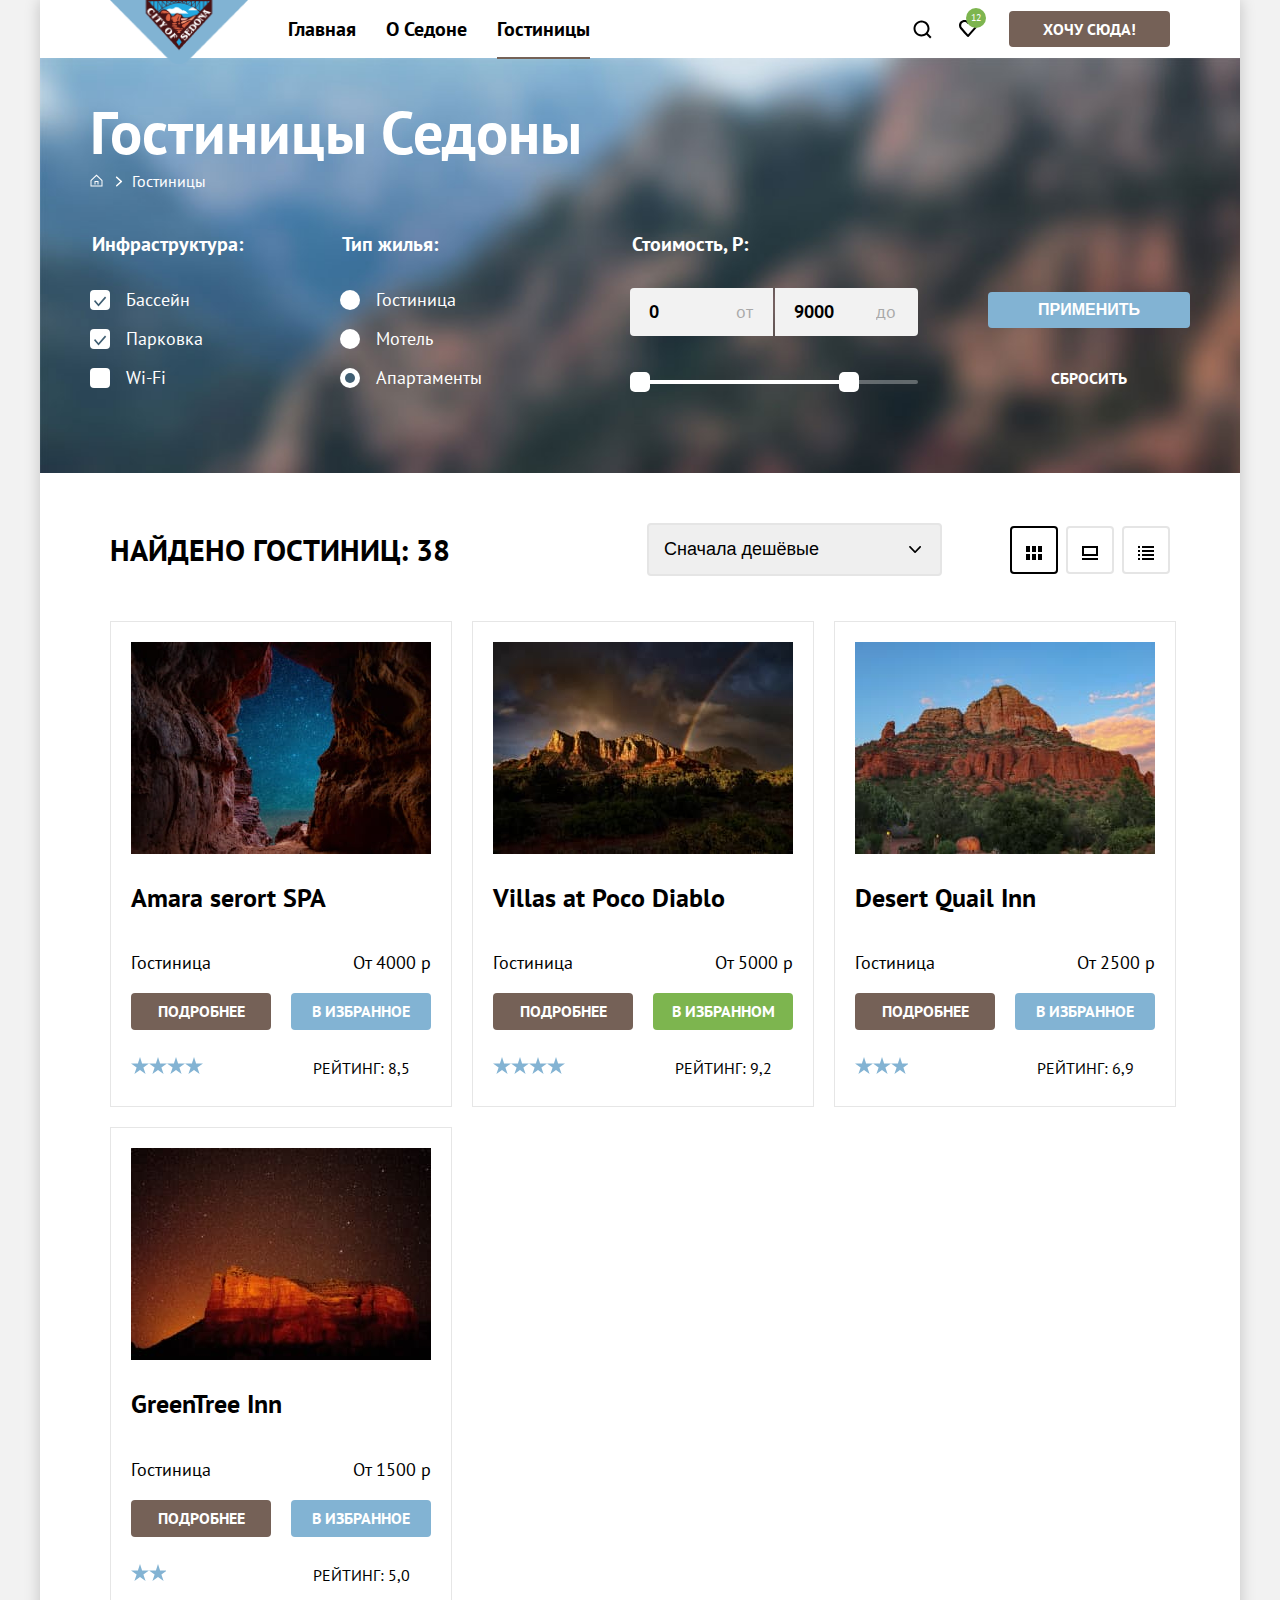
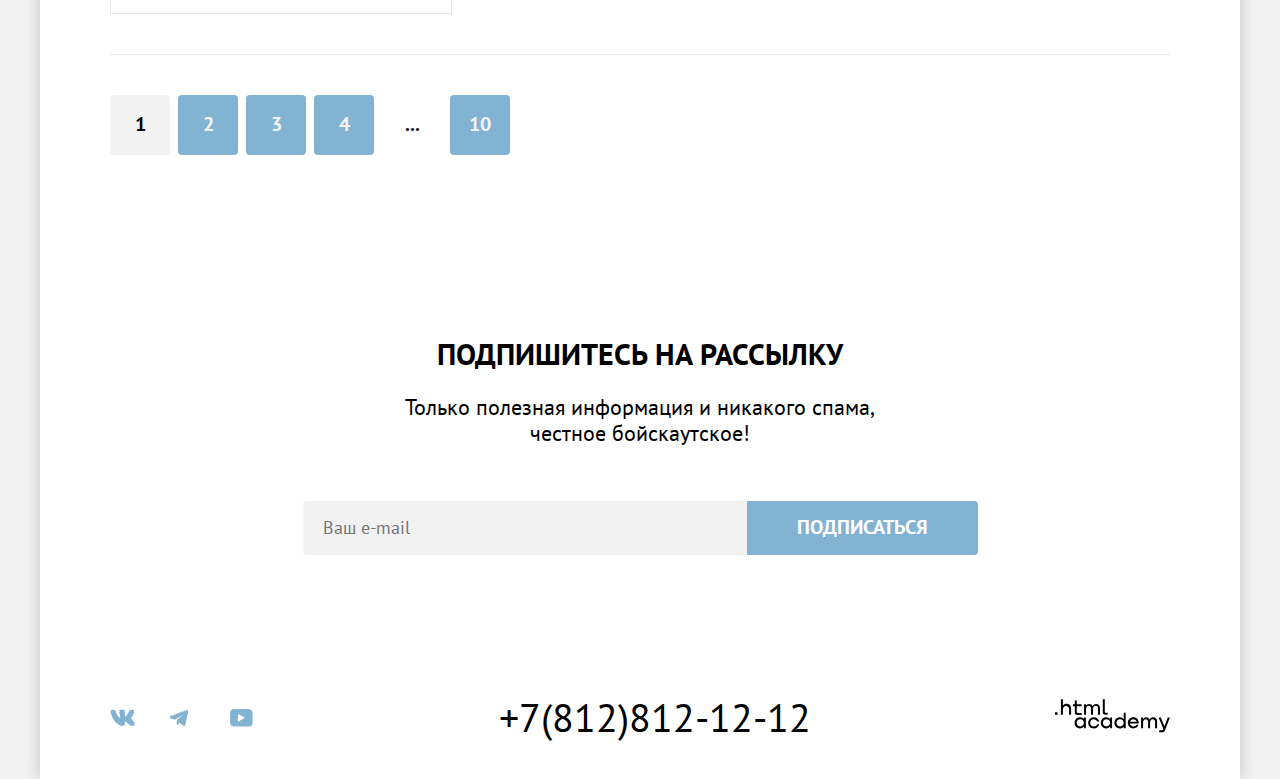
<file: 9/catalog.html>
<!DOCTYPE html>
<html lang="ru">
  <head>
    <meta charset="utf-8" />
    <title>HTML Academy: Седона</title>
    <link rel="stylesheet" href="styles/styles.css">
    <base href="https://htmlacademy-htmlcss.github.io/2213103-sedona-35/9/">
</head>
  <body>
    <div class="page-container">
      <header class="header">
        <nav class="navigation">
          <a class="navigation-link-logo" href="index.html">
            <img class="logo" src="images/logo-herotext/logo-sedona.png" alt="Логотип City of Sedona" width="138" height="64">
          </a>
          <ul class="navigation-list">
            <li class="navigation-item">
              <a class="navigation-link" href="index.html">Главная</a>
            </li>
            <li class="navigation-item">
              <a class="navigation-link" href="#">О Седоне</a>
            </li>
            <li class="navigation-item">
              <a class="navigation-link-main" href="#">Гостиницы</a>
            </li>
          </ul>
          <ul class="navigation-user">
            <li class="navigation-item">
              <a class="navigation-user-link search" href="#">
                <span class="visually-hidden">Поиск</span>
              </a>
            </li>
            <li class="navigation-user-item">
              <a class="navigation-user-link link-likes" href="">
                <svg class="likes-icon" width="20" height="20" viewBox="0 0 20 20" fill="none" xmlns="http://www.w3.org/2000/svg">
                  <path d="M9.9 19C9.6 19 9.3 18.9 9.1 18.6C3.7 12.5 2.4 11.1 2.1 10.7C1.4 9.8 1 8.6 1 7.4C1 4.4 3.4 2 6.5 2C7.8 2 9 2.5 10 3.3C11 2.5 12.3 2 13.5 2C16.5 2 19 4.4 19 7.4C19 8.7 18.5 9.9 17.7 10.8L10.7 18.7C10.5 18.9 10.3 19 9.9 19ZM3.9 9.5C4.2 9.9 7.4 13.5 10 16.4L16.2 9.4C16.7 8.9 16.9 8.2 16.9 7.4C16.9 5.6 15.4 4.1 13.6 4.1C12.6 4.1 11.6 4.6 10.9 5.4C10.6 5.7 10.3 5.8 10 5.8C9.7 5.8 9.4 5.6 9.2 5.4C8.5 4.6 7.5 4.1 6.5 4.1C4.7 4.1 3.2 5.6 3.2 7.4C3.1 8.3 3.5 9 3.9 9.5C3.8 9.5 3.8 9.5 3.9 9.5Z" fill="black"/>
                </svg>
                <span class="visually-hidden">Избранное</span>
                <span class="likes">12</span>
              </a>
            </li>
            <li class="navigation-item">
              <a class="button navigation-button" href="catalog.html">Хочу сюда!</a>
            </li>
          </ul>
        </nav>
      </header>
      <main class="main">
        <section class="main-inner">
          <div class="filter-inner">
            <header class="inner-header">
              <h1 class="inner-title">Гостиницы Седоны</h1>
              <ul class="breadcrumbs">
                <li class="breadcrumbs-item">
                  <a class="breadcrumbs-link home-icon-link" href="index.html">
                    <svg width="13" height="13" viewBox="0 0 13 13" fill="none" xmlns="http://www.w3.org/2000/svg">
                      <path d="M6.5 0.5L0.5 6.30006V12.5001H12.5V6.30006L6.5 0.5ZM11.5 11.5001H1.5V6.70005L6.5 1.9L11.5 6.70005V11.5001Z" fill="white"/>
                      <path d="M4.5 10.5001H5.5V8.00005H7.5V10.5001H8.5V7.00005H4.5V10.5001Z" fill="white"/>
                    </svg>
                  </a>
                </li>
                <li class="breadcrumbs-item">
                  <a class="breadcrumbs-link hotels-link" href="./catalog.html">Гостиницы</a>
                </li>
              </ul>
            </header>
            <section class="filter">
              <form class="filter-form" action="https://echo.htmlacademy.ru/" method="post">
                <fieldset class="filter-group infrastructure">
                  <legend class="filter-title">Инфраструктура:</legend>
                  <ul class="filter-list">
                    <li class="filter-item">
                      <label class="control" >
                        <input class="control-input visually-hidden" type="checkbox" name="swimming-pool" checked>
                        <span class="control-checkbox" tabindex="0"></span>
                        <span class="control-label">Бассейн</span>
                      </label>
                    </li>
                    <li class="filter-item">
                      <label class="control" >
                        <input class="control-input visually-hidden" type="checkbox" name="parking" checked>
                        <span class="control-checkbox" tabindex="0"></span>
                        <span class="control-label">Парковка</span>
                      </label>
                    </li>
                    <li class="filter-item">
                      <label class="control">
                        <input class="control-input visually-hidden" type="checkbox" name="wi-fi">
                        <span class="control-checkbox" tabindex="0"></span>
                        <span class="control-label">Wi-Fi</span>
                      </label>
                    </li>
                  </ul>
                </fieldset>
                <fieldset class="filter-group type-housing">
                  <legend class="filter-title">Тип жилья:</legend>
                  <ul class="filter-list">
                    <li class="filter-item">
                      <label class="control">
                        <input class="control-input visually-hidden" type="radio" name="housing" value="hotel" checked>
                        <span class="control-radio"tabindex="0"></span>
                        <span class="control-label">Гостиница</span>
                      </label>
                    </li>
                    <li class="filter-item">
                      <label class="control">
                        <input class="control-input visually-hidden" type="radio" name="housing" value="hotel" checked>
                        <span class="control-radio" tabindex="0"></span>
                        <span class="control-label">Мотель</span>
                      </label>
                    </li>
                    <li class="filter-item">
                      <label class="control">
                        <input class="control-input visually-hidden" type="radio" name="housing" value="hotel" checked>
                        <span class="control-radio" tabindex="0"></span>
                        <span class="control-label">Апартаменты</span>
                      </label>
                    </li>
                  </ul>
                </fieldset>
                <fieldset class="filter-group costs">
                  <legend class="filter-title">Стоимость, Р:</legend>
                  <div class="filter-costs">
                      <input class="range-input-min min-price" type="number" name="min-price" id="cost-min"  value="0">
                      <input class="range-input-max max-price" type="number"  name="max-price" id="cost-max" value="9000">
                  </div>
                  <div class="range">
                    <div class="range-scale">
                      <div class="range-bar" style="left: 12px; width: 207px">
                        <button class="range-toggle toggle-min" type="button">
                          <span class="visually-hidden">Изменить минимальную цену.</span>
                        </button>
                        <button class="range-toggle toggle-max" type="button">
                          <span class="visually-hidden">Изменить максимальную цену.</span>
                        </button>
                      </div>
                    </div>
                </fieldset>
                <fieldset class="filter-group-btn">
                  <button class="filter-btn-submit" type="submit">Применить</button>
                  <button class="filter-btn-reset" type="reset">Сбросить</button>
                </fieldset>
              </form>
            </section>
          </div>
        </section>
        <section class="catalog-housing">
          <header class="catalog-header ">
            <h2 class="catalog-results">Найдено гостиниц: 38</h2>
              <select class="select-control" aria-label="Сортировка">
                <option value="popular">Сначала популярное</option>
                <option value="cheap" selected>Сначала дешёвые</option>
                <option value="expensive">Сначала дорогие</option>
              </select>
            <a class="button-list button-tile-choose" href="#">
              <svg width="16" height="14" viewBox="0 0 16 14" fill="none" xmlns="http://www.w3.org/2000/svg">
                <path d="M4 0H0V6H4V0Z" fill="black"/>
                <path d="M16 0H12V6H16V0Z" fill="black"/>
                <path d="M10 0H6V6H10V0Z" fill="black"/>
                <path d="M4 8H0V14H4V8Z" fill="black"/>
                <path d="M16 8H12V14H16V8Z" fill="black"/>
                <path d="M10 8H6V14H10V8Z" fill="black"/>
                </svg>
              <span class="visually-hidden">Показать плиткой</span>
            </a>
            <a class="button-list button-table" href="#">
              <svg width="16" height="14" viewBox="0 0 16 14" fill="none" xmlns="http://www.w3.org/2000/svg">
                <path d="M16 12H0V14H16V12Z" fill="black"/>
                <path d="M14 2V8H2V2H14ZM16 0H0V10H16V0Z" fill="black"/>
                </svg>
              <span class="visually-hidden">Показать таблицей</span>
            </a>
            <a class="button-list button-column" href="#">
              <svg width="16" height="14" viewBox="0 0 16 14" fill="none" xmlns="http://www.w3.org/2000/svg">
                <path d="M2 0H0V2H2V0Z" fill="black"/>
                <path d="M16 0H4V2H16V0Z" fill="black"/>
                <path d="M2 4H0V6H2V4Z" fill="black"/>
                <path d="M16 4H4V6H16V4Z" fill="black"/>
                <path d="M2 8H0V10H2V8Z" fill="black"/>
                <path d="M16 8H4V10H16V8Z" fill="black"/>
                <path d="M2 12H0V14H2V12Z" fill="black"/>
                <path d="M16 12H4V14H16V12Z" fill="black"/>
                </svg>
              <span class="visually-hidden">Показать списком</span>
            </a>
          </header>
          <div class="catalog-card-container">
            <article class="catalog-card">
              <a class="catalog-card-link" href="#">
                <img class="catalog-card-image" src="images/hotels/hotel-1.jpg" alt="Amara Resort Spa" width="300" height="212">
                <h3 class="catalog-card-title">Amara serort SPA</h3>
              </a>
              <div class="catalog-card-content">
                <span class="catalog-card-type">Гостиница</span>
                <span class="catalog-card-price">От 4000 р</span>
                <a class="catalog-card-btn-detail" href="#">подробнее</a>
                <a class="catalog-card-btn-favorites" href="#">в избранное</a>
                <span class="catalog-star four-star"></span>
                <span class="visually-hidden">4 звезды</span>
                <p class="catalog-rating">Рейтинг: 8,5</p>
              </div>
            </article>
            <article class="catalog-card">
              <a class="catalog-card-link" href="#">
                <img class="catalog-card-image" src="images/hotels/hotel-2.jpg" alt="Villas at Poco Diablo" width="300" height="212">
                <h3 class="catalog-card-title">Villas at Poco Diablo</h3>
              </a>
              <div class="catalog-card-content">
                <span class="catalog-card-type">Гостиница</span>
                <span class="catalog-card-price">От 5000 р</span>
                <a class="catalog-card-btn-detail" href="#">подробнее</a>
                <a class="card-btn-favorites" href="#">в избранном</a>
                <span class="catalog-star four-star"></span>
                <span class="visually-hidden">4 звезды</span>
                <p class="catalog-rating">Рейтинг: 9,2</p>
              </div>
              </article>
            <article class="catalog-card">
              <a class="catalog-card-link" href="#">
                <img class="catalog-card-image" src="images/hotels/hotel-3.jpg" alt="Desert Quail Inn" width="300" height="212">
                <h3 class="catalog-card-title">Desert Quail Inn</h3>
              </a>
              <div class="catalog-card-content">
                <span class="catalog-card-type">Гостиница</span>
                <span class="catalog-card-price">От 2500 р</span>
                <a class="catalog-card-btn-detail" href="#">подробнее</a>
                <a class="catalog-card-btn-favorites" href="#">в избранное</a>
                <span class="catalog-star three-star"></span>
                <span class="visually-hidden">3 звезды</span>
                <p class="catalog-rating">Рейтинг: 6,9</p>
              </div>
            </article>
            <article class="catalog-card">
              <a class="catalog-card-link" href="#">
                <img class="catalog-card-image" src="images/hotels/hotel-4.jpg" alt="GreenTree Inn" width="300" height="212">
                <h3 class="catalog-card-title">GreenTree Inn</h3>
              </a>
              <div class="catalog-card-content">
                <span class="catalog-card-type">Гостиница</span>
                <span class="catalog-card-price">От 1500 р</span>
                <a class="catalog-card-btn-detail" href="#">подробнее</a>
                <a class="catalog-card-btn-favorites"href="#">в избранное</a>
                <span class="catalog-star two-star"></span>
                <span class="visually-hidden">2 звезды</span>
                <p class="catalog-rating">Рейтинг: 5,0</p>
              </div>
            </article>
          </div>
          <hr class="catalog-line">
          <div class="pagination-container">
            <a class="pagination-link pagination-current">1</a>
            <a class="pagination-link pagination-button" href="#">2</a>
            <a class="pagination-link pagination-button" href="#">3</a>
            <a class="pagination-link pagination-button" href="#">4</a>
            <span class="pagination-link pagination-space">...</span>
            <a class="pagination-link pagination-button" href="#">10</a>
          </div>
        </section>
        <section class="newsletter">
          <div class="newsletter-container">
            <h2 class="newsletter-title-catalog">Подпишитесь на рассылку</h2>
            <p class="newsletter-text-catalog">
              Только полезная информация и никакого спама,
              <br>
              честное бойскаутское!
            </p>
          </div>
          <form class="newsletter-form" action="https://echo.htmlacademy.ru/" method="post">
            <input class="field" placeholder="Ваш e-mail" type="email" name="newsletter-email">
            <button class="button newsletter-button" type="submit">Подписаться</button>
          </form>
        </section>
      </main>
      <footer class="page-footer">
        <section class="footer-social">
          <h2 class="visually-hidden">Социальные сети</h2>
          <a class="button-social social-vk" href="https://vk.com/htmlacademy">
            <svg class="footer-icon" width="25" height="15" viewBox="0 0 25 15" fill="currentColor" aria-hidden="true" focusable="false" xmlns="http://www.w3.org/2000/svg">
              <path fill-rule="evenodd" clip-rule="evenodd" d="M24.1164 1.80445C24.2824 1.25845 24.1164 0.856445 23.3214 0.856445H20.6964C20.0284 0.856445 19.7204 1.20345 19.5534 1.58645C19.5534 1.58645 18.2184 4.78245 16.3274 6.85845C15.7154 7.46045 15.4374 7.65145 15.1034 7.65145C14.9364 7.65145 14.6854 7.46045 14.6854 6.91345V1.80445C14.6854 1.14845 14.5014 0.856445 13.9454 0.856445H9.81738C9.40038 0.856445 9.14938 1.16045 9.14938 1.44945C9.14938 2.07045 10.0954 2.21445 10.1924 3.96245V7.76045C10.1924 8.59345 10.0394 8.74444 9.70538 8.74444C8.81538 8.74444 6.65038 5.53345 5.36538 1.85945C5.11638 1.14445 4.86438 0.856445 4.19338 0.856445H1.56638C0.816382 0.856445 0.666382 1.20345 0.666382 1.58645C0.666382 2.26845 1.55638 5.65645 4.81138 10.1374C6.98138 13.1974 10.0364 14.8564 12.8194 14.8564C14.4884 14.8564 14.6944 14.4884 14.6944 13.8534V11.5404C14.6944 10.8034 14.8524 10.6564 15.3814 10.6564C15.7714 10.6564 16.4384 10.8484 17.9964 12.3234C19.7764 14.0724 20.0694 14.8564 21.0714 14.8564H23.6964C24.4464 14.8564 24.8224 14.4884 24.6064 13.7604C24.3684 13.0364 23.5184 11.9854 22.3914 10.7384C21.7794 10.0284 20.8614 9.26345 20.5824 8.88045C20.1934 8.38945 20.3044 8.17044 20.5824 7.73345C20.5824 7.73345 23.7824 3.30745 24.1154 1.80445H24.1164Z" />
            </svg>
            <span class="visually-hidden">Вконтакте</span>
          </a>
          <a class="button-social social-telegram" href="https://t.me/htmlacademy">
            <svg class="footer-icon" width="18" height="16" viewBox="0 0 18 16" fill="currentColor" aria-hidden="true" focusable="false" xmlns="http://www.w3.org/2000/svg">
              <path d="M16.785 0.955705L0.840489 7.1042C-0.247661 7.54126 -0.241365 8.14828 0.640845 8.41897L4.73445 9.69597L14.2058 3.72014C14.6537 3.44766 15.0629 3.59424 14.7265 3.89281L7.05283 10.8183H7.05103L7.05283 10.8192L6.77045 15.0387C7.18413 15.0387 7.36669 14.8489 7.59871 14.625L9.58705 12.6915L13.7229 15.7464C14.4855 16.1664 15.0332 15.9506 15.2229 15.0405L17.9379 2.2453C18.2158 1.13107 17.5126 0.626562 16.785 0.955705Z" />
            </svg>
            <span class="visually-hidden">Телеграм</span>
          </a>
          <a class="button-social social-youtube" href="https://www.youtube.com/user/htmlacademyru">
            <svg class="footer-icon" width="23" height="18" viewBox="0 0 23 18" fill="currentColor" aria-hidden="true" focusable="false" xmlns="http://www.w3.org/2000/svg">
              <path d="M18.9402 0.356445H3.50738C1.64668 0.356445 0.333252 1.9502 0.333252 3.75645V13.8502C0.333252 15.7627 1.64668 17.3564 3.50738 17.3564H19.1591C20.8009 17.3564 22.3333 15.7627 22.3333 13.9564V3.75645C22.1143 1.9502 20.8009 0.356445 18.9402 0.356445ZM7.99494 12.8939V4.81894L15.3283 8.85645L7.99494 12.8939Z" />
            </svg>
            <span class="visually-hidden">Ютуб</span>
          </a>
        </section>
        <section class="contacts">
          <h2 class="visually-hidden">+7(812)812-12-12</h2>
          <a class="phone-number" tabindex="0">+7(812)812-12-12</a>
        </section>
        <section class="footer-logo">
          <h2 class="visually-hidden">Логотип html academy</h2>
          <a class="footer-logo-link" href="https://htmlacademy.ru/">
            <svg width="115" height="34" viewBox="0 0 115 34" fill="currentColor" aria-hidden="true" focusable="false" xmlns="http://www.w3.org/2000/svg">
              <path d="M0 13.2564V15.8564H2.5V13.2564H0Z" />
              <path d="M11.6 4.85645C10 4.85645 8.8 5.55645 8 6.55645H7.9V0.356445H5.9V15.8564H7.9V10.5564C7.9 8.45645 9.2 6.95645 11.2 6.95645C13 6.95645 14.1 8.35645 14.1 10.1564V15.8564H16.1V9.75644C16.2 6.75644 14.3 4.85645 11.6 4.85645Z" />
              <path d="M26.6 5.15645H21.8V1.45645H19.8V5.25645H17.9V7.25645H19.8V13.2564C19.8 14.9564 20.8 15.9564 22.5 15.9564H26.6V13.9564H22.9C22.2 13.9564 21.8 13.5564 21.8 12.8564V7.15645H26.6V5.15645Z" />
              <path d="M41.1 4.95645C39.5 4.95645 38.2 5.75644 37.6 7.05645H37.5C36.9 5.85645 35.7 4.95645 34.1 4.95645C32.7 4.95645 31.6 5.75645 31 6.75645H30.9V5.15645H29V15.7564H31V10.3564C31 8.35645 32 6.85645 33.6 6.85645C35.1 6.85645 36 7.85645 36 9.45645V15.7564H38V10.1564C38 7.75645 39.4 6.85645 40.6 6.85645C42.1 6.85645 43 7.85645 43 9.45645V15.7564H45V9.25644C45.1 6.75644 43.6 4.95645 41.1 4.95645Z" />
              <path d="M47.8 13.0564C47.8 14.7564 48.8 15.7564 50.6 15.7564H52.6V13.7564H50.9C50.2 13.7564 49.8 13.3564 49.8 12.6564V0.356445H47.8V13.0564Z" />
              <path d="M28.9 20.0564C28 18.9564 26.7 18.2564 25 18.2564C21.9 18.2564 19.6 20.5564 19.6 23.8564C19.6 27.1564 21.9 29.4564 25 29.4564C26.8 29.4564 28 28.6564 28.8 27.5564H28.9V29.1564H30.9V18.5564H28.9V20.0564ZM25.3 27.4564C23.1 27.4564 21.7 25.8564 21.7 23.8564C21.7 21.8564 23.1 20.2564 25.3 20.2564C27.5 20.2564 28.9 21.8564 28.9 23.8564C28.9 25.7564 27.5 27.4564 25.3 27.4564Z" />
              <path d="M44.2 22.3564C43.7 19.9564 41.6 18.2564 38.8 18.2564C35.4 18.2564 33.2 20.7564 33.2 23.8564C33.2 26.9564 35.4 29.4564 38.8 29.4564C41.6 29.4564 43.7 27.6564 44.2 25.2564H42.1C41.7 26.5564 40.4 27.5564 38.8 27.5564C36.6 27.5564 35.2 25.9564 35.2 23.9564C35.2 21.9564 36.6 20.3564 38.8 20.3564C40.4 20.3564 41.6 21.3564 42.1 22.5564H44.2V22.3564Z" />
              <path d="M55.1 20.0564C54.2 18.9564 52.9 18.2564 51.2 18.2564C48.1 18.2564 45.8 20.5564 45.8 23.8564C45.8 27.1564 48.1 29.4564 51.2 29.4564C53 29.4564 54.2 28.6564 55 27.5564H55.1V29.1564H57.1V18.5564H55.1V20.0564ZM51.5 27.4564C49.3 27.4564 47.9 25.8564 47.9 23.8564C47.9 21.8564 49.3 20.2564 51.5 20.2564C53.7 20.2564 55.1 21.8564 55.1 23.8564C55.1 25.7564 53.6 27.4564 51.5 27.4564Z" />
              <path d="M68.7 20.1564C67.8 19.0564 66.5 18.2564 64.8 18.2564C61.7 18.2564 59.4 20.5564 59.4 23.8564C59.4 27.1564 61.6 29.4564 64.8 29.4564C66.5 29.4564 67.8 28.6564 68.6 27.6564H68.7V29.1564H70.7V13.7564H68.7V20.1564ZM65.1 27.4564C62.9 27.4564 61.5 25.8564 61.5 23.8564C61.5 21.8564 62.9 20.2564 65.1 20.2564C67.3 20.2564 68.7 21.8564 68.7 23.8564C68.6 25.8564 67.2 27.4564 65.1 27.4564Z" />
              <path d="M78.3 18.2564C75 18.2564 72.8 20.7564 72.8 23.8564C72.8 26.8564 74.9 29.4564 78.3 29.4564C80.8 29.4564 82.8 28.1564 83.5 25.8564H81.4C80.9 26.8564 79.8 27.4564 78.4 27.4564C76.5 27.4564 75.1 26.1564 75 24.5564H83.8C84 20.9564 81.8 18.2564 78.3 18.2564ZM78.3 20.1564C80 20.1564 81.3 21.1564 81.6 22.7564H75.1C75.4 21.2564 76.6 20.1564 78.3 20.1564Z" />
              <path d="M98.2 18.2564C96.6 18.2564 95.3 19.0564 94.6 20.2564H94.5C93.9 19.0564 92.7 18.2564 91.1 18.2564C89.7 18.2564 88.6 18.9564 88 20.0564V18.5564H86.1V29.1564H88.1V23.7564C88.1 21.7564 89.1 20.3564 90.7 20.2564C92.2 20.2564 93.1 21.2564 93.1 22.8564V29.1564H95.1V23.5564C95.1 21.1564 96.5 20.2564 97.7 20.2564C99.2 20.2564 100.1 21.2564 100.1 22.8564V29.1564H102.1V22.6564C102.2 20.0564 100.7 18.2564 98.2 18.2564Z" />
              <path d="M109.4 27.3564L105.8 18.4564H103.6L108.4 30.0564C108.1 30.9564 107.7 31.2564 106.7 31.2564H104.2V33.2564H106.7C108.5 33.2564 109.5 32.4564 110.2 30.6564L114.9 18.4564H112.8L109.4 27.3564Z" />
              </svg>
          </a>
        </section>
      </footer>
    </div>
  </body>
</html>
</file>
<file: styles/styles.css>
@font-face {
  font-family: "PT Sans";
  font-style: normal;
  font-weight: 400;
  src: url("../fonts/ptsans-400.woff2") format("woff2");
  font-display: swap;
}

@font-face {
  font-family: "PT Sans";
  font-style: normal;
  font-weight: 700;
  src: url("../fonts/ptsans-700.woff2") format("woff2");
  font-display: swap;
}

html {
  height: 100%;
}

body {
  font-family: "PT Sans", Arial, sans-serif;
  font-size: 18px;
  line-height: 21px;
  background-color: #f2f2f2;
  color: #000000;
  margin: 0 auto;
  width: 1200px;
  display: flex;
  flex-direction: column;
  min-height: 100%;
  font-weight: 400;
  font-style: normal;
  box-shadow: 0 0 15px rgb(0 0 0 / 20%);
}

.main {
  flex-grow: 1;
}

.page-container {
  background-color: #fff;
  width: 1200px;
  min-height: 100%;
  margin: 0 auto;
  display: flex;
  flex-direction: column;
}

.visually-hidden {
  position: absolute;
  width: 1px;
  height: 1px;
  margin: -1px;
  padding: 0;
  border: 0;
  clip: rect(0 0 0 0);
  overflow: hidden;
}

.header {
  padding: 0 70px 0 72px;
}

.navigation {
  width: 1060px;
  display: flex;
}

.navigation-list {
  margin: 0 ;
  color:#000000;
  text-decoration: none;
  text-transform: capitalize;
  line-height: 24px;
  font-size: 20px;
  font-weight: 700;
  display: flex;
  flex-wrap: wrap;
  margin-right: auto;
  list-style-type: none;
  gap: 32px;
  align-items: center;
  margin-left: -4px;
  margin-bottom: -5px;
}

.navigation-link-logo {
  color: #000000;
  list-style-type: none;
  text-decoration: none;
  margin-bottom: -10px;
  position: relative;
  margin-right: 6px;
}

.navigation-link {
  color: #000000;
  list-style-type: none;
  text-decoration: none;
  position: relative;
}

.navigation-link-main {
  color: #000000;
  list-style-type: none;
  text-decoration: none;
  position: relative;
}

.navigation-link-main {
  position: relative;
}

.navigation-link-main::before {
  content: '';
  position: absolute;
  right: 0;
  bottom: -20px;
  left: 0;
  height: 2px;
  background-color: #756257;
  width: 100%;
}

.navigation-link:hover {
  color: #756257;
}

.navigation-link:active {
  opacity: 0.3;
}

.img {
  max-width:  100%;
  object-fit: contain;
}

.navigation-user {
  margin-top: 2px;
  padding: 0;
  display: flex;
  list-style-type: none;
  margin-bottom: -7px;
  align-items: center;
}

.navigation-user-link{
  display: block;
  width: 45px;
  padding: 20px 0;
  top: -2px;
}

.search {
  color: #fff;
  background-image: url("../images/icons/search.svg");
  background-repeat: no-repeat;
  background-position: center;
  margin-bottom: 7px;
}

.search:active {
  opacity: 0.3;
}

.link-likes {
  background-repeat: no-repeat;
  background-position: center;
  position: relative;
}

.likes-icon {
  position: absolute;
  top: 45%;
  left: 48%;
  right: 0;
  bottom: 0;
  margin-left: -9px;
  margin-top: -9px;
  fill: inherit;
}

.navigation-user-link:active svg {
  opacity: 0.3;
}

.likes {
  color: #ffffff;
  background-color: #7db54f;
  font-weight: 400;
  font-size: 10px;
  line-height: 10px;
  border-radius: 50%;
  padding: 5px;
  position: absolute;
  top: -1px;
  right: 6px;
}

.navigation-button {
  font-size: 16px;
  line-height: 20px;
  color: #ffffff;
  background-color: #756157;
  text-align: center;
  text-decoration-line: none;
  padding: 8px 34px;
  display: block;
  margin-left: 19px;
  margin-right: 2px;
  margin-bottom: 7px;
  border-radius: 4px;
  font-weight: 700;
  text-transform: uppercase;
}

.navigation-button:hover,
.navigation-button:focus {
  background-color: #615048;
}

.navigation-button:active {
  background-color: #756157;
  color: rgba(255, 255, 255, 0.3);
}

.hero-wrapper {
  color: #4382a1;
  background-image: url("../images/background/under-main-picture.svg"),
    url("../images/background/main-mountains.jpg");
  background-repeat: no-repeat no-repeat;
  text-align: center;
  background-position: bottom, top;
  padding-top: 51px;
  padding-bottom: 78px;
  box-sizing: border-box;
  min-height: 482px;
}

.hero {
  text-align: center;
}

.hero-title-class {
  width: 700px;
  margin: 0 auto;
  padding: 69px 250px 90px;
}

.hero-title {
  width: 700px;
  font-size: 30px;
  line-height: 36px;
  text-transform: uppercase;
  color: #000000;
  margin: 0;
  margin-bottom: 25px;
}

.hero-text {
  text-align: center;
  margin: 0;
  font-size: 22px;
  line-height: 26px;
  color: #333333;
}

.advantages-container,
.features-container {
  width: 400px;
  text-align: center;
  box-sizing: border-box;
  min-height: 384px;
  padding: 83px 85px 50px;
}

.advantages-description-white {
  color: #fff;
  font-weight: 400;
  font-size: 18px;
  line-height: 21px;
}

.advantages-description {
  color: #333333;
  font-weight: 400;
  font-size: 18px;
  line-height: 21px;
  padding-top: 2px;
}

.advantages-item {
  min-height: 384px;
}

.advantages-list,
.features-list {
  text-align: center;
  list-style-type: none;
  display: flex;
  flex-wrap: wrap;
  margin: 0;
  padding: 0;
}

.icon-house {
  background: url("../images/icons/house.svg");
  background-repeat: no-repeat;
  background-position: center 78px;
}

.icon-burger {
  background: url("../images/icons/burger.svg");
  background-repeat: no-repeat;
  background-position: center 79px;
}

.icon-gift {
  background: url("../images/icons/gift.svg");
  background-repeat: no-repeat;
  background-position: center 76px;
}

.advantages-item-bridge {
  margin-top: -9px;
  margin-bottom: 4px;
}

.picture {
  background-color: #82b3d3;
  color: #fff;
  display: flex;
}

.picture .advantages-title {
  color: #fff;
}

.square {
  padding-top: 9px;
  background-color: rgba(131, 179, 211, 0.12);
}

.road {
  padding-top: 9px;
  background-color: rgba(131, 179, 211, 0.2);
}

.tourists {
  padding-top: 9px;
  background-color: rgba(131, 179, 211, 0.12);
}

.advantages-title {
  font-size: 24px;
  line-height: 28px;
  color: #000;
  text-transform: uppercase;
  margin: 0;
  margin-bottom: -31px;
  padding: 12px 29px;
  font-weight: 700;
}

.features-title {
  font-size: 24px;
  line-height: 28px;
  color: #000;
  text-transform: uppercase;
  margin: 0;
  margin-bottom: 29px;
  padding: 0 29px;
  font-weight: 700;
}

.line::after {
  content: "";
  display: block;
  width: 60px;
  height: 2px;
  margin: 30px auto 29px;
  opacity: 0.3;
}

.advantages-item-image .line::after{
  background-color: #fff;
}

.advantages-item .line::after{
  background-color: rgba(0, 0, 0, 0.3);
}

.advantages-photo {
  min-height: 100%;
}

.features-container {
  padding: 179px 87px 74px 85px;
}

.features-description {
  font-size: 18px;
  line-height: 21px;
  color: #333333;
  font-weight: 400;
}

.grey {
  background-color: rgba(131, 179, 211, 0.12);
}

.white {
  background-color: #ffffff;
}

.appointment {
  text-align: center;
  width: 1200px;
  min-height: 214;
  margin: 0 auto;
  padding-top: 85px;
  padding-bottom: 96px;
}

.appointment-title {
  font-size: 30px;
  line-height: 36px;
  text-align: center;
  text-transform: uppercase;
  font-weight: 700;
  margin: 0;
  margin-bottom: 20px;
}

.appointment-text {
  font-size: 22px;
  line-height: 26px;
  margin: 0;
  color: #333;
  font-weight: 400;
  margin-bottom: 54px;
}

.button-search {
  font-family: inherit;
  font-size: 20px;
  line-height: 36px;
  color: #ffffff;
  background: #756157;
  text-decoration: none;
  padding: 7px 50px 9px;
  text-transform: uppercase;
  cursor: pointer;
  border: none;
  font-weight: 700;
  border-radius: 4px;
  width: max-content;
  margin: 0 auto;
  display: block;
}

.button-search:hover,
.button-search:focus {
  background-color: #615048;
}

.button-search:active {
  background-color: #756157;
  color: rgba(255, 255, 255, 0.3);
}

.newsletter {
  text-align: center;
  color: #fff;
  padding: 96px 0 104px;
  min-height: 215px;
}

.newsletter-title {
  margin: 0;
  margin-bottom: 20px;
}

.section-title {
  text-align: center;
  font-size: 30px;
  line-height: 36px;
  text-transform: uppercase;
  font-weight: 700;
}

.newsletter-text {
  margin: 0;
  margin-bottom: 55px;
  font-size: 22px;
  line-height: 26px;
  font-weight: 400;
  color: #fff;
}

.newsletter-background {
  color: #fff;
  background-color: #4382a1;
  background-image: url("../images/background/footer-bridge.jpg");
  background-size: cover;
  background-repeat: no-repeat;
  margin: 0 auto;
}

.newsletter-form {
  display: flex;
  margin: 0 auto;
  width: 684px;
}

.field {
  font-family: inherit;
  font-size: 18px;
  line-height: 24px;
  flex-grow: 1;
  padding: 11px 20px;
  border: none;
  border-radius: 4px 0 0 4px;
  background-color: #F2F2F2;;
}

.field:hover {
  background-color: #E6E6E6;
}

.field:focus-visible {
  outline: 2px solid #82B3D3;
}

.newsletter-button {
  font-family: inherit;
  color: #ffffff;
  background-color: #82b3d3;
  font-size: 20px;
  line-height: 36px;
  padding: 8px 50px 9px;
  border-radius: 0 4px 4px 0;
  border: none;
  cursor: pointer;
  font-weight: 700;
  text-transform: uppercase;
}

.newsletter-button:hover,
.newsletter-button:focus-visible {
  background-color: #68A2CA;
  outline: none;
}

.newsletter-button:active {
  background-color: #82B3D3;
  color: rgba(255, 255, 255, 0.3);
}

.newsletter-button:disabled {
  background-color: #e5e5e5 ;
}

.page-footer {
  padding: 43px 66px 30px 71px;
  display: flex;
  justify-content: space-between;
  box-sizing: border-box;
  min-height: 50px;
}

.footer-social {
  list-style-type: none;
  display: flex;
  justify-content: space-between;
  flex-wrap: wrap;
  width: 140px;
  align-self: center;
}

.footer-icon {
  position: absolute;
  top: 0;
  bottom: 0;
  left: 0;
  right: 0;
  margin: auto;
}

.button-social {
  position: relative;
  align-self: center;
  padding: 20px 23px;
}

.button-social:hover {
  color: #68A2CA;
}

.button-social:focus-visible {
  color: #68A2CA;
  outline: 1px solid #83B3D3;
}

.button-social:active {
  color: rgba(104, 162, 202, 0.3);
}

.social-vk {
  background-repeat: no-repeat;
  display: inline-block;
  color: #83B3D3;
}

.social-telegram {
  background-repeat: no-repeat;
  display: inline-block;
  color: #83B3D3;
}

.social-youtube {
  background-repeat: no-repeat;
  display: inline-block;
  color: #83B3D3
}

.phone-number {
  font-size: 40px;
  line-height: 40px;
  color: #000000;
  cursor: pointer;
  font-weight: 400;
}

.phone-number:hover {
  color: #756157;
}

.phone-number:focus-visible {
  color: #756157;
}

.phone-number:active {
  color: rgba(117, 97, 87, 0.3);
}

.footer-logo-link {
  min-width: 115px;
  align-self: center;
  color: #000;
  cursor: pointer;
  min-height: 34px;
  display: block;
  padding-top: 4px;
  padding-right: 4px;
}

.footer-logo-link:hover,
.footer-logo-link:focus {
  color: #756157;
}

.footer-logo-link:active {
  color: rgba(117, 97, 87, 0.3);
}

/*Каталог*/
.main-inner {
  background-color: #82b3d3;
  background-image: url("../images/background/catalog-main.jpg");
  background-repeat: no-repeat;
  background-size: cover;
  max-height: 415px;
  color: #fff;
  background-color: #82b3d3;
  margin-top: 6px;

}

.catalog-logo {
  margin-bottom: -17px;
}

.navigation-link-hotels {
  position: relative;
}

.navigation-link-hotels::before {
  content: '';
  position: absolute;
  right: 0;
  bottom: 20px;
  left: 1px;
  height: 2px;
  background-color: #756257;
  width: 100%;
}

.filter-inner {
  padding: 36px 70px 0 69px;
  height: 415px;
  box-sizing: border-box;
}

.inner-title {
  font-weight: 700;
  font-size: 60px;
  line-height: 78px;
  color: #fff;
  margin: 0;
  margin-bottom: 7px;
  margin-left: 1px;
}

.breadcrumbs {
  color: #fff;
  font-size: 16px;
  line-height: 21px;
  display: flex;
  margin: 0;
  margin-bottom: 40px;
  padding: 0;
  list-style: none;
}

.home-icon-link {
  display: block;
  width: 14px;
  margin-right: 11px;
  color: #fff;
}

.breadcrumbs-link:hover {
  opacity: 0.6;
}

.breadcrumbs-link:active {
  opacity: 0.3;
}

.breadcrumbs-link:focus-visible {
  outline: 2px solid #83b3d3;
  border-radius: 2px;
}

.breadcrumbs-item:not(:first-child)::before {
  content: url("../images/icons/small-arrow.svg");
  width: 7px;
  margin: 0;
  margin-right: -25px;
}

.hotels-link {
  font-size: 16px;
  line-height: 21px;
  margin-left: 30px;
  color: #fff;
  text-decoration: none;
  font-weight: 400;
}

.filter {
  color: #fff;
}

.filter-form {
  display: flex;
}

.filter-form ul {
  margin: 0;
  padding: 0;
  list-style-type: none;
}

.filter-group {
  border: none;
  padding: 0;
  margin: 0;
}

.infrastructure {
  min-width: 151px;
  margin-right: 69px;
}

.filter-title {
  font-weight: 700;
  font-size: 20px;
  line-height: 24px;
  text-decoration-line: none;
  margin-bottom: 33px;
  padding-left: 1px;
}

.filter-list {
  margin: 0;
  padding: 0;
  list-style-type: none;
}

.filter-item {
  font-size: 18px;
  line-height: 23px;
  margin-bottom: 16px;
}

.control-text {
  padding-left: 36px;
  font-size: 18px;
  line-height: 23px;
  font-weight: 400;
}

.control-label::before {
  content: "";
  position: absolute;
  display: block;
  width: 20px;
  height: 20px;
  background-color: #ffffff;
  margin-right: 10px;
  z-index: 2;
}

.control-checkbox + .control-label::before {
  border-radius: 4px;
}

.control-radio + .control-label::before {
  border-radius: 50% ;
}

.control-checkbox:checked + .control-label::before {
  background-image: url("../images/icons/checked.svg");
  background-repeat: no-repeat;
  background-position: 4px 6px;
  z-index: 1;
}

.control-radio:checked + .control-label::before {
  background-image: url("../images/icons/radio.svg") ;
  background-repeat: no-repeat;
  background-position: 5px 5px;
  z-index: 1;
}

.control-label {
  color: #fff;
  cursor: pointer;
}

.control-checkbox:focus-visible + label::before,
.control-radio:focus-visible + label::before {
  color: #ffffff;
  outline: 3px solid #83B3D3;
}

.control-label:hover {
  opacity: 0.6;
}

.control-label:active {
  opacity: 0.3;
}

.type-housing {
  min-width: 151px;
  margin-right: 140px;
}

.filter-costs {
  margin: 0;
  display: flex;
  justify-content: space-between;
  position:relative;
  margin-bottom: 44px;
  color: #000;
  line-height: 24px;
}

.range-input-min {
  width: 143px;
  padding: 12px 45px 12px 19px;
  box-sizing: border-box;
  font-family: inherit;
  font-size: 18px;
  line-height: 24px;
  font-weight: 700;
  background-color: #f2f2f2;
  border: none;
  appearance: textfield;
  margin-right: 2px;
}

.range-input-max {
  width: 143px;
  padding: 12px 45px 12px 19px;
  box-sizing: border-box;
  font-family: inherit;
  font-size: 18px;
  line-height: 24px;
  font-weight: 700;
  background-color: #f2f2f2;
  border: none;
  appearance: textfield;
}

.min-price {
  border-radius: 4px 0 0 4px;
  padding-left: 21px;
}

.max-price {
  border-radius: 0 4px 4px 0;
  padding-top: 13px;
  padding-left: 21px;
}

.range-input-min:hover,
.range-input-max:hover {
  background-color: #E6E6E6;
}

.range-input-min:focus-visible,
.range-input-max:focus-visible {
  background-color: #E6E6E6;
  outline:2px solid #83B3D3;
}

.range-scale {
  position: relative;
  height: 4px;
  margin-bottom: 16px;
  background-color: rgba(255, 255, 255, 0.3);
  border-radius: 2px;
  margin-top: -1px;
}

.range-bar {
  position:absolute;
  height: 4px;
  background-color: #fff;
}

.range-toggle {
  position: absolute;
  width: 20px;
  height: 20px;
  background-color: #fff;
  border: none;
  border-radius: 5px;
  cursor: pointer;
}

.range-input-min::-webkit-outer-spin-button,
.range-input-min::-webkit-inner-spin-button {
  appearance: none;
  margin: 0;
}

.range-input-max::-webkit-outer-spin-button,
.range-input-max::-webkit-inner-spin-button {
  appearance: none;
  margin: 0;
}

.range-toggle:hover {
  box-shadow: 0 4px 10px rgba(0, 0, 0, 0.25);
}

.range-toggle:focus-visible {
  outline: 3px solid #83b3d3;
  box-shadow: 0 4px 10px rgba(0, 0, 0, 0.25);
}

.range-toggle:active {
  outline: 2px solid #83B3D3;
  box-shadow: 0 7px 15px rgba(0, 0, 0, 0.4);
}

.toggle-min {
  top: -8px;
  left: -12px;
}

.toggle-max {
  top: -8px;
  right: -10px;
}

.filter-costs::before {
  content: "от";
  position: absolute;
  opacity: 0.3;
  left: 106px;
  bottom: 12px;
}

.filter-costs::after {
  content: "до";
  position: absolute;
  opacity: 0.3;
  left: 246px;
  bottom: 12px;
}

.filter-group-btn {
  width: 191px;
  margin: 0;
  text-align: center;
  border: none;
  padding: 0;
  padding-top: 57px;
  margin-left: 71px;
}

.filter-btn-submit {
  background-color: #82B3D3;
  color: #ffffff;
  border: none;
  padding: 8px 49px;
  border-radius: 4px;
  font-size: 16px;
  line-height: 20px;
  font-weight: 700;
  text-transform: uppercase;
  cursor: pointer;
  margin-bottom: 32px;
  letter-spacing: -1px;
}

.filter-btn-submit:hover {
  background-color: #68A2CA;
}

.filter-btn-submit:focus-visible {
 background-color: #68A2CA;

}

.filter-btn-submit:active {
  background-color: #82B3D3;
  color: rgba(255, 255, 255, 0.3);
}

.filter-btn-reset {
  font-family: inherit;
  font-size: 16px;
  line-height: 20px;
  font-weight: 700;
  border: none;
  color: #fff;
  background-color: rgba(0, 0, 0, 0);
  text-transform: uppercase;
  cursor: pointer;
  padding: 8px 50px;
}

.filter-btn-reset:hover {
  opacity: 0.6;
}

.filter-btn-reset:active {
  outline: none;
  opacity: 0.3;
}

.filter-btn-reset:focus-visible {
  outline: 3px solid #83B3D3;
}

.filter-btn-reset[disabled] {
  opacity: 0.1;
}

.catalog-housing {
 padding: 42px 67px 60px;
}

.catalog-header {
  margin: 0 auto;
  display: flex;
  justify-content: space-between;
  align-items: center;
}

.catalog-results {
  font-size: 30px;
  line-height: 36px;
  text-transform: uppercase;
  text-align: center;
  margin: 0;
  margin-right: auto;
  font-weight: 700;
  padding-top: 4px;
  padding-left: 3px;
}

.select-control {
  background-image: url("../images/icons/select.svg");
  background-repeat: no-repeat;
  font-size: 18px;
  line-height: 21px;
  width: 292px;
  margin-right: 62px;
  margin-top: 1px;
  padding: 15px 19px;
  border: 2px solid #e5e5e5;
  border-radius: 4px;
  appearance: none;
  background-position-x: 258px;
  background-position-y: 23px;
  font-weight: 400;
  background-color: #fff;
  color: #333;
  letter-spacing: -1px;
}

.select-control:hover {
  outline: none;
  border: 2px solid #68A2CA;
}

.select-control:focus-visible {
  outline: none;
  border: 2px solid #68A2CA;
}

.select-control:active {
  outline: none;
  border: 2px solid #3F5E72;
}

.select-control:disabled {
  opacity: 0.3;
}

.button-list {
  border: 2px solid #E5E5E5;
  border-radius: 4px;
  color:#000000;
  width: 48px;
  height: 48px;
  box-sizing: border-box;
  margin-left: 9px;
  padding: 13px 12px;
}

.button-list:focus-visible {
  border: 2px solid #68A2CA;
  outline: none;
}

.button-tile-choose {
  border: 2px solid #000000;
}

.button-tile-choose:active {
  border: 2px solid #000000;
}

.button-tile-choose:focus-visible {
  outline: none;
  border: 2px solid #68A2CA;
}

.button-list:hover {
  border: 2px solid #000000;
  outline: none;
}

.button-list:active {
  border: 2px solid #000000;
}

.catalog-card-container {
  display: grid;
  grid-template-columns: repeat(3, 1fr);
  gap: 20px;
  margin: 0 auto;
  margin-bottom: 40px;
  margin-top: 37px;
  margin-right: 6px;
  box-sizing: border-box;
}

.catalog-card {
  padding: 20px 17px 11px 21px;
  border: 1px solid #E6E6E6;
  display: grid;
  grid-template-columns: repeat(2,140px);
  gap: 16px 20px;
  min-height: 438px;
  box-sizing: border-box;
}

.catalog-card-content {
  gap: 20px;
  display: grid;
  grid-template-columns: 140px 140px;
  margin-top: -3px;
}

.catalog-card-link {
  text-decoration: none;
  grid-column-start: 1;
  grid-column-end: -1;
}

.catalog-card-title {
  font-size: 24px;
  line-height: 28px;
  font-weight: 700;
  color: #000000;
  margin: 0;
  padding-top: 11px;
  padding-left: 2px;
}

.catalog-card-image {
  max-width: 100%;
  padding-left: 1px;
}

.catalog-card-link:focus-visible {
  outline: none;
}

.catalog-card-type {
  font-weight: 400;
  font-size: 18px;
  line-height: 21px;
  color: #333;
}

.catalog-card-price {
  font-weight: 400;
  font-size: 18px;
  line-height: 21px;
  text-align: right;
  color: #333;
}

.catalog-card-btn-detail {
  background-color: #756157;
  color: #fff;
  text-decoration: none;
  border-radius: 4px;
  text-align: center;
  padding: 8px 0 10px;
  font-size: 16px;
  line-height: 20px;
  font-weight: 700;
  text-transform: uppercase;
}

.catalog-card-btn-detail:hover {
  background-color: #615048;
}

.catalog-card-btn-detail:active {
  background-color: #756157;
  color: rgba(255, 255, 255, 0.3);
}

.catalog-card-btn-detail:focus-visible {
  background-color: #615048;
}

.catalog-card-btn-favorites {
  background-color: #82b3d3;
  color: #ffffff;
  text-decoration: none;
  border-radius: 4px;
  text-align: center;
  padding: 8px 0 8px;
  font-size: 16px;
  line-height: 20px;
  font-weight: 700;
  text-transform: uppercase;
}

.catalog-card-btn-favorites:hover {
  background-color: #68A2CA;
}

.catalog-card-btn-favorites:focus {
  background-color: #68A2CA;
}

.catalog-card-btn-favorites:active {
  background-color: #82B3D3;
  color: rgba(255, 255, 255, 0.3);
}

.card-btn-favorites {
  background-color: #7db54f;
  color: #fff;
  width: 140px;
  text-decoration: none;
  border-radius: 4px;
  text-align: center;
  padding: 8px 0 8px;
  font-size: 16px;
  line-height: 20px;
  font-weight: 700;
  text-transform: uppercase;
}

.card-btn-favorites:hover {
  background-color: #6C9E42;
}

.card-btn-favorites:focus-visible {
  background-color: #6C9E42;
}

.card-btn-favorites:active {
  background-color: #7DB54F;
  color: rgba(255, 255, 255, 0.3);
}

.catalog-card-btn-detail:disabled,
.catalog-card-btn-favorites:disabled,
.card-btn-favorites:disabled {
  background-color: #E5E5E5;
}

.four-star {
  width: 96px;
}

.three-star {
  width: 72px;
}

.two-star {
  width: 48px;
}

.catalog-star {
  background-image: url("../images/icons/star.svg");
  background-repeat: repeat-x;
  background-position-x: -5px;
  background-position-y: -3px;
  margin-top: 7px;
}

.catalog-rating {
  font-size: 16px;
  line-height: 20px;
  text-align: center;
  text-transform: uppercase;
  padding: 8px 0 10px;
  margin: 0;
  color: #333;
  font-weight: 400;
}

.catalog-line {
  margin: 40px 0;
  height: 1px;
  border: none;
  background-color: #E6E6E6;
}

.pagination-container {
  font-size: 20px;
  line-height: 36px;
  display: flex;
  list-style-type: none;
  text-align: center;
  font-weight: 700;
  margin-left: 3px;
}

.pagination-link {
  min-width: 60px;
  min-height: 60px;
  background-color: #82b3d3;
  margin: 0;
  box-sizing: border-box;
  margin-right: 8px;
  padding: 13px 0;
  text-decoration: none;
  color: #f2f2f2;
  border-radius: 4px;
}

.pagination-space {
  width: 60px;
  height: 60px;
  background-color: #ffffff;
  margin: 0;
  box-sizing: border-box;
  margin-right: 8px;
  padding: 11px 0;
  text-decoration: none;
  color: #000;
  border-radius: 4px;
}

.pagination-button:hover {
  background-color: #68A2CA;
}
.pagination-button:focus {
  background-color: #68A2CA;
}

.pagination-button:active {
  background-color: #82B3D3 ;
  color: rgba(255, 255, 255, 0.3);
}

.pagination-current {
  background-color: #f2f2f2;
  color: #000;
  cursor: pointer;
}

.newsletter-title-catalog {
  text-transform: uppercase;
  color: #000000;
  text-align: center;
  font-size: 30px;
  line-height: 36px;
  margin-bottom: 20px;
  font-weight: 700;
  margin: 0;
  margin-bottom: 18px;
}

.newsletter-text-catalog {
  color: #000000;
  font-size: 22px;
  line-height: 26px;
  margin:0;
  margin-bottom: 55px;
  text-align: center;
  color: #333;
  font-weight: 400;
  padding-left: 1px;
}

/*Модальное окно*/

.modal-container {
  position: fixed;
  top: 0;
  left: 0;
  display: flex;
  width: 100%;
  height: 100%;
  background-color: rgba(242, 242, 242, 0.8);
}

.modal-close {
  display: none;
}

.modal-auth {
  position: relative;
  margin: auto;
  padding: 64px 70px;
  background-color: #fff;
  width: 717px;
  box-sizing: border-box;
  color: #000;
  border-radius: 30px;
  box-shadow: 0 25px 50px rgb(0 0 0 / 15%);
}

.modal-close-button {
  position: absolute;
  padding: 0;
  top: 0;
  right: 0;
  width: 52px;
  height: 52px;
  background-color: #fff;
  border: none;
  cursor: pointer;
  border-radius: 50%;
}

.close-icon {
  position: absolute;
  top: 50%;
  left: 50%;
  margin-left: -8px;
  margin-top: -7px;
}

.button-border {
  position: absolute;
  top: 64px;
  right: 52px;
  min-width: 52px;
  height: 52px;
  border-radius: 50%;
  border: none;
  background-color: #F2F2F2;
}

.button-border:hover {
  background-color: #E6E6E6;
}

.button-border:focus-visible {
  outline: 3px solid #83B3D3;
}

.close-icon:active {
  color: #E6E6E6;
}

.button-border:active svg {
  opacity: 0.3;
}

.modal-title {
  margin: 1px 0 64px;
  font-size: 30px;
  line-height: 36px;
  text-transform: uppercase;
}

.form {
  display: flex;
  flex-wrap: wrap;
}

.field-text {
  display: flex;
  justify-content: space-between;
  align-items: center;
  width: 100%;
}

.field-group {
  position: relative;
  margin: 0;
  box-sizing: border-box;
  margin-bottom: 48px;
  height:48px;
}

.modal-arrive,
.modal-leave {
  font-weight: 700;
  font-size: 20px;
  line-height: 24px;
  box-sizing: border-box;
  max-width: 120px;
}

.calendar::before {
  background-image: url("../images/icons/calendar.svg");
  background-repeat: no-repeat;
  background-position: center;
  position: absolute;
  top: 50%;
  right: 20px;
  width: 20px;
  height: 20px;
  margin-top: -10px;
  cursor: pointer;
  content: "";
}

.modal-date {
  box-sizing: border-box;
  width: 440px;
  padding: 12px 20px;
  font-family: inherit;
  font-size: 18px;
  line-height: 24px;
  font-weight: 700;
  color: #000000;
  background-color: #f2f2f2;
  border: none;
  border-radius: 4px;
  appearance: textfield;
}

.modal-date:hover {
  background-color: #E6E6E6;
}
.modal-date:focus {
  outline: 3px solid #83B3D3;
}

.modal-date:active {
  outline: 2px solid #000000;
}

.modal-error {
  color: #ff5757;
  margin-top: 50px;
  font-size: 16px;
  line-height: 21px;
  position: absolute;
  left: 157px;
}

.modal-available {
  position: absolute;
  left: 157px;
  display: block;
  margin-top: 70px;
  font-size: 16px;
  line-height: 21px;
  color: #333333;
}

.field-passengers-adult {
  display: grid;
  grid-template-columns: repeat(2,110px);
  column-gap: 30px;
  height: 48px;
  margin-right: 76px;
}

.field-people-adult {
  font-weight: 700;
  font-size: 20px;
  line-height: 45px;
  box-sizing: border-box;
  min-width: 110px;
  min-height: 48px;
  left: 10px;
}

.field-people-child {
  font-weight: 700;
  font-size: 20px;
  line-height: 45px;
  box-sizing: border-box;
  min-width: 110px;
  min-height: 48px;
  left: 10px;
  padding-left: 9px;
  padding-top: 2px;
}

.modal-input {
  min-height: 48px;
  box-sizing: border-box;
  font-family: inherit;
  font-size: 18px;
  line-height: 24px;
  font-weight: 700;
  color: #000000;
  background-color: #f2f2f2;
  border: none;
  border-radius: 4px;
  appearance: textfield;
  width: 110px;
  text-align: center;
  margin-left: -2px;
}

.modal-input:focus-visible {
  outline: 3px solid #83B3D3;
}

.field-passengers-child {
 display: grid;
 grid-template-columns: repeat(2,110px);
 column-gap: 30px;
 min-height: 48px;
}

.modal-input::-webkit-inner-spin-button,
.modal-input::-webkit-outer-spin-button {
  appearance: none;
}

.minus {
  position: absolute;
  top: 22px;
  left: 7px;
  width: 20px;
  height: 20px;
  background-color: inherit;
  border: none;
  cursor: pointer;
  color: rgba(117, 97, 87, 0.3);
}

.plus {
  position: absolute;
  top: 16px;
  right: 16px;
  width: 20px;
  height: 20px;
  background-color: inherit;
  border: none;
  cursor: pointer;
  color: rgba(117, 97, 87, 0.3);
}

.minus:hover {
  color: #000;
}

.plus:hover {
  color: #000;
}

.minus:active,
.plus:active  {
  opacity: 0.2;
}

.minus:focus-visible,
.plus:focus-visible {
  outline: 3px solid #83b3d3;
}

.tooltip {
  position: absolute;
  margin-top: 10px;
  margin-left: 10px;
  width: 26px;
  height: 26px;
}

.tooltip-info {
  border: none;
  background-color: transparent;
  padding: 0;
  margin: 0;
  display: block;
  color: #fff;
}

.tooltip-icon {
  width: 100%;
  height: 100%;
  display: block;
  cursor: pointer;
}

.tooltip-icon:hover .tooltip-icon {
  color: #83B3D3;
}

.tooltip-text {
  position: absolute;
  top: 155%;
  right: -116px;
  background-color: #242424;
  color: #ffffff;
  font-size: 16px;
  line-height: 20px;
  font-weight: 400;
  text-transform: none;
  padding: 18px 20px 23px 18px;
  border-radius: 10px;
  width: 256px;
  box-sizing: border-box;
  z-index: 1;
  box-shadow: 0 15px 30px rgb(0 0 0 / 30%);
  display: none;
}

.tooltip-info:hover + .tooltip-text,
.tooltip-info:focus + .tooltip-text {
  display: block;
}

.find {
  width: 100%;
  padding: 18px 0;
  background-color: #83b3d3;
  border: none;
  font-size: 20px;
  line-height: 24px;
  word-wrap: break-word;
  border-radius: 10px;
  color: #fff;
  cursor: pointer;
  font-weight: 700;
  text-transform: uppercase;
  font-family: inherit;
}

.tooltip-text::before {
  content:'';
  background-image: url("../images/icons/tooltip-figure.svg");
  width: 19px;
  height: 9px;
  position:absolute;
  top: -9px;
  left: 0;
  right: 9px;
  margin-left: auto;
  margin-right: auto;
}

.find:hover {
  background-color: #68A2CA;
}

.find:active {
  background-color: #68A2CA;
  opacity: 0.3;
}

.find:focus-visible {
  background-color: #68A2CA;
  outline: none;
}
</file>
<file: 11/styles/styles.css>
@font-face {
  font-family: "PT Sans";
  font-style: normal;
  font-weight: 400;
  src: url("../fonts/ptsans-400.woff2") format("woff2");
  font-display: swap;
}

@font-face {
  font-family: "PT Sans";
  font-style: normal;
  font-weight: 700;
  src: url("../fonts/ptsans-700.woff2") format("woff2");
  font-display: swap;
}

html {
  height: 100%;
}

body {
  font-family: "PT Sans", Arial, sans-serif;
  font-size: 18px;
  line-height: 21px;
  background-color: #f2f2f2;
  color: #000000;
  margin: 0 auto;
  width: 1200px;
  display: flex;
  flex-direction: column;
  min-height: 100%;
  font-weight: 400;
  font-style: normal;
  box-shadow: 0 0 15px rgb(0 0 0 / 20%);
}

.main {
  flex-grow: 1;
}

.page-container {
  background-color: #fff;
  width: 1200px;
  min-height: 100%;
  margin: 0 auto;
  display: flex;
  flex-direction: column;
}

.visually-hidden {
  position: absolute;
  width: 1px;
  height: 1px;
  margin: -1px;
  padding: 0;
  border: 0;
  clip: rect(0 0 0 0);
  overflow: hidden;
}

.header {
  padding: 0 70px 0 70px;
}

.navigation {
  width: 1060px;
  display: flex;
}

.navigation-list {
  margin: 0 ;
  color:#000000;
  text-decoration: none;
  text-transform: capitalize;
  line-height: 24px;
  font-size: 20px;
  font-weight: 700;
  display: flex;
  flex-wrap: wrap;
  margin-right: auto;
  list-style-type: none;
  gap: 30px;
  align-items: center;
}

.navigation-link-logo {
  color: #000000;
  list-style-type: none;
  text-decoration: none;
  margin-bottom: -10px;
  position: relative;
}

.navigation-link {
  color: #000000;
  list-style-type: none;
  text-decoration: none;
  position: relative;
}

.navigation-link-main {
  color: #000000;
  list-style-type: none;
  text-decoration: none;
  position: relative;
}

.navigation-link-main {
  position: relative;
}

.navigation-link-main::before {
  content: '';
  position: absolute;
  right: 0;
  bottom: -17px;
  left: 0;
  height:2px;
  background-color: #756257;
  width: 100%;
}

.navigation-link:hover {
  color: #756257;
}

.navigation-link:active {
  opacity: 0.3;
}

.img {
  max-width:  100%;
  object-fit: contain;
}

.navigation-user {
  margin-top: 0;
  padding: 0;
  display: flex;
  list-style-type: none;
  margin-bottom: 0;
  align-items: center;
}

.navigation-user-link{
  display: block;
  width: 45px;
  padding: 20px 0;
  top: -2px;
}

.search {
  background-image: url("../images/icons/search.svg");
  background-repeat: no-repeat;
  background-position: center;
}

.search:active {
  opacity: 0.3;
}

.link-likes {
  background-repeat: no-repeat;
  background-position: center;
  position: relative;
}

.likes-icon {
  position: absolute;
  top: 50%;
  left: 50%;
  right: 0;
  bottom: 0;
  margin-left: -9px;
  margin-top: -9px;
  fill: inherit;
}


.navigation-user-link:active svg {
  opacity: 0.3;
}

.likes {
  color: #ffffff;
  background-color: #7db54f;
  font-weight: 400;
  font-size: 10px;
  line-height: 10px;
  border-radius: 50%;
  padding: 5px;
  position: absolute;
  top: 1px;
  right: 3px;
}

.navigation-button {
  font-size: 16px;
  line-height: 20px;
  color: #ffffff;
  background-color: #756157;
  text-align: center;
  text-decoration-line: none;
  padding: 8px 34px;
  display: block;
  margin-left: 20px;
  border-radius: 4px;
  font-weight: 700;
  text-transform: uppercase;
}

.navigation-button:hover,
.navigation-button:focus {
  background-color: #615048;
  outline: none;
}

.navigation-button:active {
  background-color: #756157;
  color: rgba(255, 255, 255, 0.3);
}

.hero-wrapper {
  color: #000000;
  background-image: url("../images/background/under-main-picture.svg"),
    url("../images/background/main-mountains.jpg");
  background-repeat: no-repeat no-repeat;
  text-align: center;
  background-position: bottom, top;
  padding-top: 52px;
  padding-bottom: 75px;
}

.hero {
  text-align: center;
}

.hero-title-class {
  width: 700px;
  margin: 0 auto;
  padding: 69px 250px 90px;
}

.hero-title {
  width: 700px;
  font-size: 30px;
  line-height: 36px;
  text-transform: uppercase;
  color: #000000;
}

.hero-text {
  text-align: center;
  margin: 0;
  font-size: 22px;
  line-height: 26px;
  width: 700px;
}

.advantages-container,
.features-container {
  width: 400px;
  text-align: center;
  box-sizing: border-box;
  min-height: 384px;
  padding: 92px 85px 110px;
}

.advantages-list,
.features-list {
  text-align: center;
  list-style-type: none;
  display: flex;
  flex-wrap: wrap;
  margin: 0;
  padding: 0;
}

.icon-house {
  background: url(../images/icons/house.svg);
  background-repeat: no-repeat;
  background-position: center 80px;
}

.icon-burger {
  background: url(../images/icons/burger.svg);
  background-repeat: no-repeat;
  background-position: center 80px;
}

.icon-gift {
  background: url(../images/icons/gift.svg);
  background-repeat: no-repeat;
  background-position: center 80px;
}

.picture {
  background-color: #82b3d3;
  color: #fff;
  display: flex;
}

.picture .advantages-title {
  color: #fff;
}

.square {
  background-color: rgba(131, 179, 211, 0.12);
}

.road {
  background-color: rgba(131, 179, 211, 0.2);
}

.tourists {
  background-color: rgba(131, 179, 211, 0.12);
}

.advantages-title {
  font-size: 24px;
  line-height: 28px;
  color: #000;
  text-transform: uppercase;
  margin: 0;
  margin-bottom: 30px;
  padding: 0 29px;
}

.features-title {
  font-size: 24px;
  line-height: 28px;
  color: #000;
  text-transform: uppercase;
  margin: 0;
  margin-bottom: 29px;
  padding: 0 29px;
}

.line::after {
  content: "";
  display: block;
  width: 60px;
  height: 2px;
  margin: 30px auto 29px;
  opacity: 0.3;
}

.advantages-item-image .line::after{
  background-color: #fff;
}

.advantages-item .line::after{
  background-color: rgba(0, 0, 0, 0.3);
}

.advantages-photo {
  min-height: 100%;
}

.features-container {
  padding: 182px 85px 74px 85px;
}

.features-description {
  font-size: 18px;
  line-height: 21px;
  color: #000;
}

.grey {
  background: rgba(131, 179, 211, 0.2);
}

.white {
  background-color: #ffffff;
}

.appointment {
  text-align: center;
  width: 1200px;
  margin: 0 auto;
  padding-top: 96px;
  padding-bottom: 104px;
}

.appointment-title {
  font-size: 30px;
  line-height: 36px;
  text-align: center;
  text-transform: uppercase;
}

.appointment-text {
  padding-bottom: 62px;
  font-size: 22px;
  line-height: 26px;
  margin: 0;
}

.button-search {
  font-family: inherit;
  font-size: 20px;
  line-height: 36px;
  color: #ffffff;
  background: #756157;
  text-decoration: none;
  padding: 10px 50px;
  text-transform: uppercase;
  cursor: pointer;
  border: none;
  font-weight: 700;
  border-radius: 4px;
}

.button-search:hover,
.button-search:focus {
  background-color: #615048;
  outline: none;
}

.button-search:active {
  background-color: #756157;
  color: rgba(255, 255, 255, 0.3);
}

.newsletter {
  text-align: center;
  color: #fff;
  padding: 96px 0 104px;
}

.newsletter-title {
  margin: 0;
  margin-bottom: 20px;
}

.section-title {
  text-align: center;
  font-size: 30px;
  line-height: 36px;
  text-transform: uppercase;
}

.newsletter-text {
  margin: 0;
  margin-bottom: 55px;
  font-size: 22px;
  line-height: 26px;
}

.newsletter-background {
  background-image: url("../images/background/footer-bridge.jpg");
  background-size: cover;
  background-repeat: no-repeat;
  margin: 0 auto;
  padding: 128px;
}

.newsletter-form {
  display: flex;
  margin: 0 auto;
  width: 675px;
}

.field {
  font-family: inherit;
  font-size: 18px;
  line-height: 24px;
  width: 450px;
  padding: 15px 20px;
  border: none;
  border-radius: 4px 0 0 4px;
  background-color: #F2F2F2;;
}

.field:hover {
  background-color: #E6E6E6;
}

.field:focus-visible {
  outline: 2px solid #82B3D3;
}

.newsletter-button {
  font-family: inherit;
  color: #ffffff;
  background-color: #82b3d3;
  font-size: 20px;
  line-height: 36px;
  padding: 8px 50px 9px;
  border-radius: 0 4px 4px 0;
  border: none;
  cursor: pointer;
  font-weight: 700;
  text-transform: uppercase;
}

.newsletter-button:hover,
.newsletter-button:focus-visible {
  outline: none;
  background-color: #68A2CA;
}

.newsletter-button:active {
  background-color: #82B3D3;
  color: rgba(255, 255, 255, 0.3);
}

.page-footer {
  padding: 40px 70px 30px 70px;
  display: flex;
  justify-content: space-between;
  box-sizing: border-box;
}

.footer-social {
  list-style-type: none;
  display: flex;
  justify-content: space-between;
  flex-wrap: wrap;
  width: 145px;
  height: 40px;
  align-self: center;
  margin-top: 10px;
}

.button-social {
  position: relative;
}

.button-social:focus-visible,
.button-social:hover {
  color: #68A2CA;
  outline: none;
}

.button-social:active {
  color: rgba(104, 162, 202, 0.3);
}

.social-vk {
  background-image: url("../images/icons/vk-icon.svg");
  background-repeat: no-repeat;
  display: inline-block;
  width: 25px;
  color: #83B3D3;
}

.social-telegram {
  background-image: url("../images/icons/telegram-icon.svg");
  background-repeat: no-repeat;
  display: inline-block;
  width: 25px;
  color: #83B3D3;
}

.social-youtube {
  background-image: url("../images/icons/youtube-icon.svg");
  background-repeat: no-repeat;
  display: inline-block;
  width: 25px;
  color: #83B3D3
}

.phone-number {
  font-size: 40px;
  line-height: 36px;
  color: #000000;
  cursor: pointer;
}

.phone-number:hover {
  color: #756157;
}

.phone-number:focus-visible {
  color: #756157;
  outline: none;
}

.phone-number:active {
  color: rgba(117, 97, 87, 0.3);
}

.footer-logo-link {
  width: 115px;
  align-self: center;
  color: #000;
  cursor: pointer;
  height: 34px;
}

.footer-logo-link:hover,
.footer-logo-link:focus {
  color: #756157;
  outline: none;

}

.footer-logo-link:active {
  color: rgba(117, 97, 87, 0.3);
}

/*Каталог*/
.main-inner {
  background-color: #82b3d3;
  background-image: url("../images/background/catalog-main.jpg");
  background-repeat: no-repeat;
  background-size: cover;
  max-height: 415px;
}

.navigation-link-hotels {
  position: relative;
}

.navigation-link-hotels::before {
  content: '';
  position: absolute;
  right: 0;
  bottom: -18px;
  left: 0;
  height:2px;
  background-color: #756257;
  width: 100%;
}


.filter-inner {
  padding: 35px 50px 70px;
  height: 415px;
  box-sizing: border-box;
}

.inner-title {
  font-weight: 700;
  font-size: 60px;
  line-height: 78px;
  color: #fff;
  margin: 0;
}

.breadcrumbs {
  color: #fff;
  font-size: 16px;
  line-height: 21px;
  display: flex;
  margin: 0;
  margin-bottom: 40px;
  padding: 0;
  list-style: none;
}

.home-icon-link {
  display: block;
  width: 14px;
  margin-right: 11px;
  color: #fff;
}

.breadcrumbs-link:hover {
  opacity: 0.6;
}

.breadcrumbs-link:active {
  opacity: 0.3;
}

.breadcrumbs-link:focus-visible {
  outline: 2px solid #83b3d3;
  border-radius: 2px;
}

.breadcrumbs-item:not(:first-child)::before {
  content: url("../images/icons/small-arrow.svg");
  width: 7px;
  margin: 0;
  margin-right: -25px;
}

.hotels-link {
  font-size: 16px;
  line-height: 21px;
  margin-left: 30px;
  color: #fff;
  text-decoration: none;
}

.filter {
  color: #fff;
}

.filter-form {
  display: flex;
}

.filter-form ul {
  margin: 0;
  padding: 0;
  list-style-type: none;
}

.filter-group {
  border: none;
  padding: 0;
  margin: 0;
}

.infrastructure {
  min-width: 180px;
  margin-right: 70px;
}

.filter-title {
  font-weight: 700;
  font-size: 20px;
  line-height: 24px;
  text-decoration-line: none;
  margin-bottom: 32px;
}

.filter-list {
  margin: 0;
  padding: 0;
  list-style-type: none;
}

.filter-item {
  font-size: 18px;
  line-height: 23px;
  margin-bottom: 16px;
}

.control-text {
  padding-left: 36px;
}

.control-label::before {
  content: "";
  position: absolute;
  display: block;
  width: 20px;
  height: 20px;
  background-color: #ffffff;
  margin-right: 10px;
  z-index: 2;
}

.control-checkbox + .control-label::before {
  border-radius: 4px;
}

.control-radio + .control-label::before {
  border-radius: 50% ;
}

.control-checkbox:checked + .control-label::before {
  background-image: url("../images/icons/checked.svg");
  background-repeat: no-repeat;
  background-position: 4px 6px;
  z-index: 1;
}

.control-radio:checked + .control-label::before {
  background-image: url("../images/icons/radio.svg") ;
  background-repeat: no-repeat;
  background-position: 5px 5px;
  z-index: 1;
}

.control-label {
  color: #fff;
  cursor: pointer;
}

.control-checkbox:focus-visible + label::before,
.control-radio:focus-visible + label::before {
  color: #ffffff;
  outline: 3px solid #83B3D3;
}

.control-label:hover {
  opacity: 0.6;
}

.control-label:active {
  opacity: 0.3;
}

.type-housing {
  min-width: 150px;
  margin-right: 140px;
}

.filter-costs {
  margin: 0;
  display: flex;
  justify-content: space-between;
  position:relative;
  margin-bottom: 44px;
  color: #000;
  line-height: 24px;
}

.range-input-min {
  width: 143px;
  padding: 12px 45px 12px 19px;
  box-sizing: border-box;
  font-family: inherit;
  font-size: 18px;
  line-height: 24px;
  font-weight: 700;
  background-color: #f2f2f2;
  border: none;
  appearance: textfield;
  margin-right: 2px;
}

.range-input-max {
  width: 143px;
  padding: 12px 45px 12px 19px;
  box-sizing: border-box;
  font-family: inherit;
  font-size: 18px;
  line-height: 24px;
  font-weight: 700;
  background-color: #f2f2f2;
  border: none;
  appearance: textfield;
}

.min-price {
  border-radius: 4px 0 0 4px;
}

.max-price {
  border-radius: 0 4px 4px 0;
}

.range-input-min:hover,
.range-input-max:hover {
  background-color: #E6E6E6;
}

.range-input-min:focus-visible,
.range-input-max:focus-visible {
  background-color: #E6E6E6;
  outline:2px solid #83B3D3;
}

.range-scale {
  position: relative;
  height: 4px;
  margin-bottom: 16px;
  background-color: rgba(255, 255, 255, 0.3);
  border-radius: 2px;
}

.range-bar {
  position:absolute;
  height: 4px;
  background-color: #fff;
}

.range-toggle {
  position: absolute;
  width: 20px;
  height: 20px;
  background-color: #fff;
  border: none;
  border-radius: 5px;
  cursor: pointer;
}

.range-input-min::-webkit-outer-spin-button,
.range-input-min::-webkit-inner-spin-button {
  appearance: none;
  margin: 0;
}

.range-input-max::-webkit-outer-spin-button,
.range-input-max::-webkit-inner-spin-button {
  appearance: none;
  margin: 0;
}

.range-toggle:hover {
  box-shadow: 0 4px 10px rgba(0, 0, 0, 0.25);
}

.range-toggle:focus-visible {
  outline: 3px solid #83b3d3;
  box-shadow: 0 4px 10px rgba(0, 0, 0, 0.25);
}

.range-toggle:active {
  outline: 2px solid #83B3D3;
  box-shadow: 0 7px 15px rgba(0, 0, 0, 0.4);
}

.toggle-min {
  top: -8px;
  left: -12px;
}

.toggle-max {
  top: -8px;
  right: -10px;
}

.filter-costs::before {
  content: "от";
  position: absolute;
  opacity: 0.3;
  left: 106px;
  bottom: 12px;
}

.filter-costs::after {
  content: "до";
  position: absolute;
  opacity: 0.3;
  left: 246px;
  bottom: 12px;
}

.filter-group-btn {
  width: 190px;
  margin: 0;
  text-align: center;
  border: none;
  padding: 0;
  padding-top: 60px;
  margin-left: 70px;
}

.filter-btn-submit {
  background-color: #82B3D3;
  color: #ffffff;
  border: none;
  padding: 8px 50px;
  border-radius: 4px;
  font-size: 16px;
  line-height: 20px;
  font-weight: 700;
  text-transform: uppercase;
  cursor: pointer;
  margin-bottom: 32px;
}

.filter-btn-submit:hover {
  background-color: #68A2CA;
}

.filter-btn-submit:focus {
 background-color: #68A2CA;
 outline: none;
}

.filter-btn-submit:active {
  background-color: #82B3D3;
  color: rgba(255, 255, 255, 0.3);
}

.filter-btn-reset {
  font-family: inherit;
  font-size: 16px;
  line-height: 20px;
  font-weight: 700;
  border: none;
  color: #fff;
  background-color: rgba(0, 0, 0, 0);
  text-transform: uppercase;
  cursor: pointer;
  padding: 8px 50px;
}

.filter-btn-reset:hover {
  opacity: 0.6;
}

.filter-btn-reset:active {
  outline: none;
  opacity: 0.3;
}

.filter-btn-reset:focus-visible {
  outline: 3px solid #83B3D3;
}

.filter-btn-reset[disabled] {
  opacity: 0.1;
}

.catalog-housing {
 padding: 50px 70px 60px;
}

.catalog-header {
  margin: 0 auto;
  display: flex;
  justify-content: space-between;
  align-items: center;
}

.catalog-results {
  font-size: 30px;
  line-height: 36px;
  text-transform: uppercase;
  text-align: center;
  margin: 0;
  margin-right: auto;
}

.select-control {
  background-image: url("../images/icons/select.svg");
  background-repeat: no-repeat;
  font-size: 18px;
  line-height: 21px;
  width: 295px;
  margin-right: 60px;
  padding: 14px 15px;
  border: 2px solid #e5e5e5;
  border-radius: 4px;
  appearance: none;
  background-position-x: 260px;
  background-position-y: 20px;
  font-weight: 400;
  background-color: #fff;
}

.select-control:hover {
  outline: none;
  border: 2px solid #68A2CA;
}

.select-control:focus-visible {
  outline: none;
  border: 2px solid #68A2CA;
}

.select-control:active {
  outline: none;
  border: 2px solid #3F5E72;
}

.select-control:disabled {
  opacity: 0.3;
}

.button-list {
  border: 2px solid #E5E5E5;
  border-radius: 4px;
  color:#000000;
  width: 48px;
  height: 48px;
  box-sizing: border-box;
  margin-left: 8px;
  padding: 15px 14px;
}

.button-list:focus-visible {
  border: 2px solid #68A2CA;
  outline: none;
}

.button-tile-choose {
  border: 2px solid #000000;
}

.button-tile-choose:active {
  border: 2px solid #000000;
}

.button-tile-choose:focus-visible {
  outline: none;
  border: 2px solid #68A2CA;
}

.button-list:hover {
  border: 2px solid #000000;
  outline: none;
}

.button-list:active {
  border: 2px solid #000000;
}

.catalog-card-container {
  display: grid;
  grid-template-columns: repeat(3, 1fr);
  gap: 20px;
  margin: 0 auto;
  margin-bottom: 40px;
  margin-top: 45px;
  box-sizing: border-box;
}

.catalog-card {
  padding: 20px;
  border: 1px solid #E6E6E6;
  display: grid;
  grid-template-columns: repeat(2,140px);
  gap: 16px 20px;
}

.catalog-card-content {
  gap:20px;
  display: grid;
  grid-template-columns: 140px 140px;
}

.catalog-card-link {
  font-size: 22px;
  line-height: 26px;
  color: #000000;
  text-decoration: none;
  grid-column-start: 1;
  grid-column-end: -1;
}

.catalog-card-image {
  max-width: 100%;
}

.catalog-card-link:focus-visible {
  outline: none;
}

.catalog-card-type {
  font-weight: 400;
  font-size: 18px;
  line-height: 21px;
}

.catalog-card-price {
  font-weight: 400;
  font-size: 18px;
  line-height: 21px;
  text-align: right;
}

.catalog-card-btn-detail {
  width: 140px;
  background-color: #756157;
  color: #fff;
  text-decoration: none;
  border-radius: 4px;
  text-align: center;
  padding: 8px 0 8px;
  font-size: 16px;
  line-height: 21px;
  font-weight: 700;
  text-transform: uppercase;
}

.catalog-card-btn-detail:hover {
  background-color: #615048;
}

.catalog-card-btn-detail:active {
  background-color: #756157;
  color: rgba(255, 255, 255, 0.3);
}

.catalog-card-btn-detail:focus-visible {
  background-color: #615048;
  outline: none;
}


.catalog-card-btn-favorites {
  width: 140px;
  background-color: #82b3d3;
  color: #ffffff;
  text-decoration: none;
  border-radius: 4px;
  text-align: center;
  padding: 8px 0 8px;
  font-size: 16px;
  line-height: 21px;
  font-weight: 700;
  text-transform: uppercase;
}

.catalog-card-btn-favorites:hover {
  background-color: #68A2CA;
}

.catalog-card-btn-favorites:focus {
  background-color: #68A2CA;
  outline: none;
}

.catalog-card-btn-favorites:active {
  background-color: #82B3D3;
  color: rgba(255, 255, 255, 0.3);
}

.card-btn-favorites {
  background-color: #7db54f;
  color: #fff;
  width: 140px;
  text-decoration: none;
  border-radius: 4px;
  text-align: center;
  padding: 8px 0 8px;
  font-size: 16px;
  line-height: 21px;
  font-weight: 700;
  text-transform: uppercase;
}

.card-btn-favorites:hover {
  background-color: #6C9E42;
}

.card-btn-favorites:focus-visible {
  background-color: #6C9E42;
  outline: none;
}

.card-btn-favorites:active {
  background-color: #7DB54F;
  color: rgba(255, 255, 255, 0.3);
}

.catalog-card-btn-detail:disabled,
.catalog-card-btn-favorites:disabled,
.card-btn-favorites:disabled {
  background-color: #E5E5E5;
}

.four-star {
  width: 72px;
}

.three-star {
  width: 53px;
}

.two-star {
  width: 35px;
}

.catalog-star {
  background-image: url("../images/icons/star.svg");
  background-repeat: repeat-x;
  margin-top: 7px;
}

.catalog-rating {
  font-size: 16px;
  line-height: 20px;
  text-align: center;
  text-transform: uppercase;
  padding: 8px 0 8px;
  margin: 0;
}

.catalog-line {
  margin: 40px 0;
  height: 1px;
  border: none;
  background-color: #E6E6E6;
}

.pagination-container {
  font-size: 20px;
  line-height: 36px;
  display: flex;
  list-style-type: none;
  text-align: center;
  font-weight: 700;
}

.pagination-link {
  width: 60px;
  height: 60px;
  background-color: #82b3d3;
  margin: 0;
  box-sizing: border-box;
  margin-right: 8px;
  padding: 11px 0;
  text-decoration: none;
  color: #f2f2f2;
  border-radius: 4px;
}

.pagination-space{
  width: 60px;
  height: 60px;
  background-color: #ffffff;
  margin: 0;
  box-sizing: border-box;
  margin-right: 8px;
  padding: 11px 0;
  text-decoration: none;
  color: #000;
  border-radius: 4px;
}

.pagination-button:hover {
  background-color: #68A2CA;
}
.pagination-button:focus {
  background-color: #68A2CA;
}

.pagination-button:active {
  background-color: #82B3D3 ;
  color: rgba(255, 255, 255, 0.3);
}

.pagination-current {
  background-color: #f2f2f2;
  color: #000;
  cursor: pointer;
}

.newsletter-title-catalog {
  text-transform: uppercase;
  color: #000000;
  text-align: center;
  font-size: 30px;
  line-height: 36px;
  margin-bottom: 20px;
}

.newsletter-text-catalog {
  color: #000000;
  font-size: 22px;
  line-height: 26px;
  margin-bottom: 55px;
  text-align: center;
}

.modal-container {
  position: fixed;
  top: 0;
  left: 0;
  display: flex;
  width: 100%;
  height: 100%;
  background-color: rgba(242, 242, 242, 0.8);
}

.modal-close {
  display: none;
}

.modal-auth {
  position: relative;
  margin: auto;
  padding: 64px 70px;
  background-color: #fff;
  width: 717px;
  box-sizing: border-box;
  color: #000;
  border-radius: 30px;
  box-shadow: 0 25px 50px rgb(0 0 0 / 15%);
}

.modal-close-button {
  position: absolute;
  padding: 0;
  top: 0;
  right: 0;
  width: 52px;
  height: 52px;
  background-color: #fff;
  border: none;
  cursor: pointer;
  border-radius: 50%;
}

.close-icon {
  position: absolute;
  top: 50%;
  left: 50%;
  margin-left: -7px;
  margin-top: -7px;
}

.button-border {
  position: absolute;
  top: 64px;
  right: 52px;
  min-width: 52px;
  height: 52px;
  border-radius: 50%;
  border: none;
  background-color: #F2F2F2;
}

.button-border:hover {
  background-color: #E6E6E6;
}

.button-border:focus-visible {
  outline: 3px solid #83B3D3;
}

.close-icon:active {
  color: #E6E6E6;
}

.button-border:active svg {
  opacity: 0.3;
}

.modal-title {
  margin: 0;
  font-size: 30px;
  line-height: 36px;
  text-transform: uppercase;
  margin-bottom: 64px;
}

.form {
  display: flex;
  flex-wrap: wrap;
}

.field-text {
  display: flex;
  justify-content: space-between;
  align-items: center;
  width: 100%;
}

.field-group {
  position: relative;
  margin: 0;
  box-sizing: border-box;
  margin-bottom: 48px;
  height:48px;
}

.modal-arrive,
.modal-leave {
  font-weight: 700;
  font-size: 20px;
  line-height: 24px;
  box-sizing: border-box;
  max-width: 120px;
}

.calendar::before {
  background-image: url("../images/icons/calendar.svg");
  background-repeat: no-repeat;
  background-position: center;
  position: absolute;
  top: 50%;
  right: 20px;
  width: 20px;
  height: 20px;
  margin-top: -10px;
  cursor: pointer;
  content: "";
}

.modal-date {
  box-sizing: border-box;
  width: 440px;
  padding: 12px 20px;
  font-family: inherit;
  font-size: 18px;
  line-height: 24px;
  font-weight: 700;
  color: #000000;
  background-color: #f2f2f2;
  border: none;
  border-radius: 4px;
  appearance: textfield;
}

.modal-date:hover {
  background-color: #E6E6E6;
}
.modal-date:focus {
  outline: 3px solid #83B3D3;
}

.modal-date:active {
  outline: 2px solid #000000;
}

.modal-error {
  color: #ff5757;
  margin-top: 50px;
  font-size: 16px;
  line-height: 21px;
  position: absolute;
  left: 157px;
}

.modal-available {
  position: absolute;
  left: 157px;
  display: block;
  margin-top: 70px;
  font-size: 16px;
  line-height: 21px;
  color: #333333;
}

.field-passengers {
  display: grid;
  grid-template-columns: repeat(2,110px);
  column-gap: 30px;
  height: 48px;
  margin-right: 76px;
}

.field-people {
  font-weight: 700;
  font-size: 20px;
  line-height: 45px;
  box-sizing: border-box;
  min-width: 110px;
  min-height: 48px;
  left: 10px;
}

.modal-input {
  width: 110px;
  min-height: 48px;
  text-align: center;
  padding: 12px 40px;
}

.modal-input {
  box-sizing: border-box;
  font-family: inherit;
  font-size: 18px;
  line-height: 24px;
  font-weight: 700;
  color: #000000;
  background-color: #f2f2f2;
  border: none;
  border-radius: 4px;
  appearance: textfield;
  width: 110px;
}

.modal-input:focus-visible {
  outline: 3px solid #83B3D3;
}

.field-passengers-child {
 display: grid;
 grid-template-columns: repeat(2,110px);
 column-gap: 30px;
 min-height: 48px;
}

.modal-input::-webkit-inner-spin-button,
.modal-input::-webkit-outer-spin-button {
  appearance: none;
}

.minus {
  position: absolute;
  top: 22px;
  left: 7px;
  width: 20px;
  height: 20px;
  background-color: inherit;
  border: none;
  cursor: pointer;
  color: rgba(117, 97, 87, 0.3);
}

.plus {
  position: absolute;
  top: 16px;
  right: 16px;
  width: 20px;
  height: 20px;
  background-color: inherit;
  border: none;
  cursor: pointer;
  color: rgba(117, 97, 87, 0.3);
}

.minus:hover {
  color: #000;
}

.plus:hover {
  color: #000;
}

.minus:active,
.plus:active  {
  opacity: 0.2;
}

.minus:focus-visible,
.plus:focus-visible {
  outline: 3px solid #83b3d3;
}

.tooltip {
  position: absolute;
  margin-top: 10px;
  margin-left: 10px;
  width: 26px;
  height: 26px;
}

.tooltip-info {
  border: none;
  background-color: transparent;
  padding: 0;
  margin: 0;
  display: block;
  color: #fff;
}

.tooltip-icon {
  width: 100%;
  height: 100%;
  display: block;
  cursor: pointer;
}

.tooltip-icon:hover .tooltip-icon {
  color: #83B3D3;
}

.tooltip-text {
  position: absolute;
  top: 164%;
  right: -119px;
  background-color: #242424;
  color: #ffffff;
  font-size: 16px;
  line-height: 20px;
  font-weight: 400;
  text-transform: none;
  padding: 19px 18px 18px 22px;
  border-radius: 10px;
  width: 256px;
  box-sizing: border-box;
  z-index: 1;
  box-shadow: 0 15px 30px rgb(0 0 0 / 30%);
  display: none;
}

.tooltip-info:hover + .tooltip-text,
.tooltip-info:focus + .tooltip-text {
  display: block;
}

.find {
  width: 100%;
  padding: 18px 0;
  background-color: #83b3d3;
  border: none;
  font-size: 20px;
  line-height: 24px;
  word-wrap: break-word;
  border-radius: 10px;
  color: #fff;
  cursor: pointer;
  font-weight: 700;
  text-transform: uppercase;
  font-family: inherit;
}

.tooltip-text::before {
  content:'';
  background-image: url("../images/icons/tooltip-figure.svg");
  width: 19px;
  height: 9px;
  position:absolute;
  top: -9px;
  left: 0;
  right: 9px;
  margin-left: auto;
  margin-right: auto;
}

.find:hover {
  background-color: #68A2CA;
}

.find:active {
  background-color: #68A2CA;
  opacity: 0.3;
}

.find:focus-visible {
  background-color: #68A2CA;
  outline: none;
}
</file>
<file: 5/styles/styles.css>
@font-face{
  font-family: "PT Sans";
  font-style: normal;
  font-weight: 400;
  src: url("../fonts/ptsans-400.woff2") format(woff2);
  font-display: swap;
}

@font-face{
  font-family: "PT Sans";
  font-style: normal;
  font-weight: 700;
  src: url("../fonts/ptsans-700.woff2") format(woff2);
  font-display: swap;
}

body{

  font-family: "PT Sans", Arial, sans-serif;
  font-size: 22px;
  line-height: 26px;
  color: #333333;
  background-color:#ffffff;
}

.button{
  font-weight: 700;
  color:#ffffff;
  text-decoration-line: none;
  text-transform: uppercase;
  }

.navigation-item{
  font-weight:700;
  font-size: 20px;
  line-height: 24px;
  color:#000000;
}

.navigation-link{
  color: #000000;
  text-decoration: none;
  text-transform: capitalize;
}

.likes{
  color:#ffffff;
  background-color:#7DB54F;
  font-size: 10px;
  line-height: 10px;
}

.button{
font-size: 16px;
line-height: 20px;
background-color: #756157;
}

.hero-title{
  font-size: 30px;
  line-height: 36px;
  text-transform: uppercase;
  color:#000000;
  text-align: center;
}

.hero-text{
  text-align: center;
}

.text-image{
  width: 1200px;
  padding-top: 51px;
  background-color: #000000;
  background-image: url("../images/background-pictures/main-mountains.jpg");
  background-repeat: no-repeat;
}
.hero-separator{
  background-color:#ffffff;
}

.advantages-item{
  text-align: right;
}
.advantages-title{
  font-size: 24px;
  line-height: 28px;
  color: #000000;
  text-align: left;

}
.advantages-blue{
  font-size: 24px;
  line-height: 28px;
  color:#ffffff;
  text-align: left;
}
.blue{
  color:#ffffff;
  background-color:#82B3D3;
}

.advantages-description{
  font-size: 18px;
  line-height: 21px;
  text-align: left;
}
.white{
  text-align: left;
  background-color:rgba(131, 179, 211, 0.12);
}
.grey{
  text-align: left;
  background-color:rgba(131, 179, 211, 0.2);
}

.appointment-title{
  font-size: 30px;
  line-height: 36px;
  text-align:center;
}

.appointment{
  text-align: center;
}

.button-search{
  font-size: 20px;
  line-height: 36px;
  text-align: center;
  background-color:#756157;
  color:#ffffff;
  text-decoration-line: none;
  text-transform: uppercase;
}

.newsletter{
  text-align: center;
}

.newsletter-background{
  background-color: #ffffff;
  background-size: cover;
  background-repeat: no-repeat;
  background-color: url("../images/background-pictures/footer-bridge.jpg");
}

.newsletter-button{
  color: #ffffff;
  background-color: #82b3d3;
  font-size: 20px;
  line-height: 36px;
}

.field{
  font-size: 18px;
  line-height: 24px;
}

.button-vk{
  background-image: url("../images/icons/vk-icon.svg");
  background-repeat: no-repeat;
}

.button-telegram{
  background-image: url("../images/icons/telegram-icon.svg") ;
  background-repeat: no-repeat;
}

.button-youtube{
  background-image: url("../images/icons/youtube-icon.svg") ;
  background-repeat: no-repeat;
}
</file>
<file: 6/styles/styles.css>
@font-face {
  font-family: "PT Sans";
  font-style: normal;
  font-weight: 400;
  src: url(../fonts/ptsans-400.woff2) format(woff2);
  font-display: swap;
}

@font-face {
  font-family: "PT Sans";
  font-style: normal;
  font-weight: 700;
  src: url(../fonts/ptsans-700.woff2) format(woff2);
  font-display: swap;
}

html {
  height: 100%;
}

body {
  font-family: "PT Sans", Arial, sans-serif;
  font-size: 22px;
  line-height: 26px;
  background-color: #F2F2F2;
  color: #000000;
  margin: 0;
  min-height: 100%;
  flex-direction: column;
}

.page-container {
  background-color: #fff;
  width: 1200px;
  min-height: 100%;
  margin: 0 auto;
}

.visually-hidden {
  display: none;
  visibility: hidden;
  position: absolute;
  width: 1px;
  height: 1px;
  margin: -1px;
  padding: 0;
  border: 0;
  clip: rect(0 0 0 0);
  overflow: hidden;
}


.navigation {
  width: 1060px;
  display: flex;
  margin: 0 auto;
  justify-content: space-between;
  font-weight: 700;
  font-size: 20px;
  line-height: 24px;
}

.navigation-list {
  margin: 0;
  padding: 10px;
  color: #000000;
  text-decoration: none;
  text-transform: capitalize;
  line-height: 24px;
  font-size: 20px;
  font-weight: 700;
  display: flex;
  flex-wrap: wrap;
  margin-right: auto;
  list-style-type: none;
}

.navigation-link {
  list-style-type: none;
  color: #000000;
  list-style-type: none;
  text-decoration: none;
  display: block;
  padding: 10px;
  margin-bottom: -30px;

}

.navigation-item {
  min-width: 25px;
  min-height: 25px;

}


.navigation-user {
  margin: 20px;
  padding: 0;
  display: flex;
  list-style-type: none;

}

.search {
  background-image: url(../images/icons/search.svg);
  background-repeat: no-repeat;
}

.likes {
  color: #ffffff;
  background-color: #7DB54F;
  font-weight: 400;
  font-size: 10px;
  line-height: 10px;
}


.navigation-button {
  font-size: 16px;
  line-height: 20px;
  color: #ffffff;
  background-color: #756157;
  text-align: center;
  text-decoration-line: none;
  padding: 8px 34px;
}

.hero-wrapper {
  color: #000000;
  background-image: url("../images/background/under-main-picture.svg"), url("../images/background/main-mountains.jpg");
  background-repeat: no-repeat no-repeat;
  text-align: center;
  background-position: bottom, top;
  padding-top: 52px;
  padding-bottom: 75px;
}

.hero {
  text-align: center;
}

.hero-title-class {
  width: 660px;
  margin: 0 auto;
  padding: 69px 290px 90px 290px;
}

.hero-title {
  font-size: 30px;
  line-height: 36px;
  text-transform: uppercase;
  color: #000000;
}

.hero-text {
  text-align: center;
}

.advantages-item {
  width: 400px;
}

.advantages-list {
  text-align: center;
  list-style-type: none;
  display: flex;
  flex-wrap: wrap;
  padding: 0;
}


.advantages-columns {
  width: 400px;
  min-height: 384px;
  box-sizing: border-box;
}

.advantages-title {
  font-size: 24px;
  line-height: 28px;

}

.advantages-description {
  font-size: 18px;
  line-height: 21px;
  padding-top: 60px;

}

.city {
  display: flex;
  flex-wrap: wrap;
  width: 1200px;
  background-color: #82b3d3;
  color: #ffffff;
}

.square {
  color: #000000;
  background-color: rgba(131, 179, 211, 0.12);
  width: 400px;
  min-height: 384px;
  box-sizing: border-box;
  padding: 92px 85px 0 85px;
}

.road {
  color: #000000;
  background-color: rgba(131, 179, 211, 0.2);
  width: 400px;
  min-height: 384px;
  box-sizing: border-box;
  padding: 92px 85px 0 85px;
}

.tourists {
  color: #000000;
  background-color: rgba(131, 179, 211, 0.12);
  width: 400px;
  min-height: 384px;
  box-sizing: border-box;
  padding: 92px 85px 0 85px;
}

.bridge {
  color: #ffffff;
  background-color: #82b3d3;
  display: flex;
  flex-wrap: wrap;
  width: 1200px;
}

.white {
  text-align: left;
  background-color: rgba(131, 179, 211, 0.12);
  width: 400px;
  min-height: 384px;
  box-sizing: border-box;
}

.grey {
  text-align: left;
  background-color: rgba(131, 179, 211, 0.2);
  width: 400px;
  min-height: 384px;
  box-sizing: border-box;
}


.appointment {
  text-align: center;
  width: 600px;
  margin: 0 auto;
  padding-top: 95px;
  padding-bottom: 105px;
}

.appointment-title {
  font-size: 30px;
  line-height: 36px;
  text-align: center;
  text-transform: uppercase;
}

.appointment-text {
  padding-bottom: 62px;
  font-size: 22px;
  line-height: 26px;
}

.button-search {
  font-size: 20px;
  line-height: 36px;
  color: #ffffff;
  background: #756157;
  text-decoration: none;
  padding: 10px 50px;
  text-transform: uppercase;
}

.newsletter {
  text-align: center;
  color: #ffffff;
  padding-top: 96px;
  text-align: center;
}

.newsletter-background {
  background-image: url("../images/background/footer-bridge.jpg");
  background-size: cover;
  background-repeat: no-repeat;
  margin: 0 auto;
  padding: 120px;
  padding-top: 95px;
}

.newsletter-title {
  text-transform: uppercase;
  color: #ffffff;
  text-align: center;
  font-size: 30px;
  line-height: 36px;
}

.newsletter-text {
  font-size: 22px;
  line-height: 26px;
  margin-bottom: 55px;
  text-align: center;
}

.newsletter-button {
  color: #ffffff;
  background-color: #82b3d3;
  font-size: 20px;
  line-height: 36px;
  padding: 8px 50px;
}

.newsletter-form {
  display: flex;
  margin: 0 auto;
  width: 675px;
}


.field {
  font-size: 18px;
  line-height: 24px;
  width: 450px;
  padding: 15px 20px;
}


.page-footer {
  text-align: center;
  display: flex;
  margin: 0 auto;
  width: 1050px;
  justify-content: space-between;
}


.footer-social-list {
  padding: 0;
  list-style-type: none;
  display: flex;
  flex-wrap: wrap;
  margin-top: 55px;

}

.social-vk {
  background-image: url("../images/icons/vk-icon.svg");
  background-repeat: no-repeat;
  display: inline-block;
  width: 25px;
  height: 15px;
  margin-right: 25px;
}

.social-telegram {
  background-image: url("../images/icons/telegram-icon.svg");
  background-repeat: no-repeat;
  display: inline-block;
  width: 20px;
  height: 15px;
  margin-right: 25px;
}

.social-youtube {
  background-image: url("../images/icons/youtube-icon.svg");
  background-repeat: no-repeat;
  display: inline-block;
  width: 22px;
  height: 17px;

}


.phone-number {
  font-size: 40px;
  line-height: 40px;
  color: #000000;
}

.logo-htmlacademy {
  width: 115px;
  align-self: center;
  padding: 45px;

}

/*Каталог*/
.main-inner {
  background-color: #82B3D3;
  background-image: url("../images/background/catalog-main.jpg");
  background-repeat: no-repeat;
  background-size: cover;
  max-height: 415px;
}

.filter-inner {
  padding: 35px 70px 70px;
  height: 415px;
}

.inner-title {
  font-weight: 700;
  font-size: 60px;
  line-height: 78px;
  color: #ffffff;
  margin: 0;
}

.breadcrumbs {
  color: #ffffff;
  font-size: 16px;
  line-height: 21px;
  display: flex;
  margin: 0;
  margin-bottom: 40px;
  padding: 0;
  list-style: none;
}

.home-icon-link {
  display: block;
  width: 12px;
  height: 12px;
}

.hotels-link {
  font-size: 16px;
  line-height: 21px;
  margin-left: 30px;
}

.filter {
  color: #ffffff;
}

.filter-title {
  font-weight: 700;
  font-size: 20px;
  line-height: 24px;
  text-decoration-line: none;
  margin-bottom: 32px;
  margin: 0;
  padding-bottom: 32px;
}


.filter-group {
  border: none;
  padding: 0;
  margin: 0;
}

.filter-form {
  display: flex;
}

.infrastructure {
  min-width: 150px;
  margin-right: 70px;
}

.filter-list {
  margin: 0;
  padding: 0;
  list-style-type: none;
}

.filter-item {
  font-size: 18px;
  line-height: 23px;
  margin-bottom: 16px;

}

.type-housing {
  min-width: 150px;
  margin-right: 70px;
}



.costs {
  min-width: 230px;
  margin: 0;
}

.filter-cost {
  margin: 0;
  padding: 0;
  display: inline-block;
}


.filter-cost input {
  width: 145px;
  padding: 12px 20px;
  box-sizing: border-box;
}

.filter-group-btn {
  width: 190px;
  height: 105px;
  margin: 0;
  text-align: center;
  border: none;
  padding: 0;
  padding-top: 60px;
}

.filter-btn-submit {
  background-color: #82b3d3;
  color: #ffffff;
  border: none;
  padding: 8px 50px;
  border-radius: 4px;
  font-size: 16px;
  line-height: 20px;
  text-transform: uppercase;
}

.filter-btn-reset {
  weight: 700px;
  font-size: 16px;
  line-height: 20px;
  border: none;
  color: #ffffff;
  background-color: rgba(0, 0, 0, 0);
  padding-top: 35px;
  text-transform: uppercase;
}

.catalog-housing {
  width: 1200px;
  margin: 0 auto;
}

.catalog-header {
  width: 1060px;
  margin: 0 auto;

}

.catalog-results {
  font-weight: 700;
  font-size: 30px;
  line-height: 36px;
  text-transform: uppercase;
  text-align: center;
  display: inline-flex;
  padding-top: 55px;
  padding-right: 200px;
}

.select-control {
  width: 295px;
  height: 50px;
  padding: 14px 20px;
  border: 2px solid #E5E5E5;
  border-radius: 4px;

}

.button-list {
  color: #000000;
  background-color: #ffffff;
}

.catalog-card-list {
  width: 1060px;
  display: flex;
  justify-content: space-between;
  flex-wrap: wrap;
  padding: 50px 70px 60px;
  margin-top: 45px;
}


.catalog-card-item {
  padding: 20px;
}

.catalog-card-link {
  font-size: 24px;
  line-height: 28px;
  color: #000000;
  text-decoration: none;

}

.catalog-card-type,
.catalog-card-price {
  font-weight: 400;
  font-size: 18px;
  line-height: 21px;
}

.catalog-card-btn-detail {
  width: 140px;
  height: 36px;
  background-color: #756157;
  color: #ffffff;
  text-decoration: none;
  padding: 8px 50px;
}

.catalog-card-btn-favorites {
  width: 140px;
  height: 36px;
  background-color: #82B3D3;
  color: #ffffff;
  padding: 8px 50px;
}

.card-btn-favorites {
  background-color: #7DB54F;
  color: #ffffff;
  padding: 8px 50px;
}

.catalog-rating {
  font-size: 16px;
  line-height: 20px;
  text-align: center;
  text-transform: uppercase;
}

.newsletter-title-catalog {
  text-transform: uppercase;
  color: #000000;
  text-align: center;
  font-size: 30px;
  line-height: 36px;
}

.newsletter-text-catalog {
  color: #000000;
  font-size: 22px;
  line-height: 26px;
  margin-bottom: 55px;
  text-align: center;
}
</file>
<file: 7/styles/styles.css>
@font-face {
  font-family: "PT Sans";
  font-style: normal;
  font-weight: 400;
  src: url(../fonts/ptsans-400.woff2) format(woff2);
  font-display: swap;
}

@font-face {
  font-family: "PT Sans";
  font-style: normal;
  font-weight: 700;
  src: url(../fonts/ptsans-700.woff2) format(woff2);
  font-display: swap;
}

html {
  height: 100%;
}

body {
  font-family: "PT Sans", Arial, sans-serif;
  font-size: 18px;
  line-height: 21px;
  background-color: #f2f2f2;
  color: #000000;
  margin: 0;
  display: flex;
  flex-direction: column;
  min-height: 100%;
  font-weight: 400;
  font-style: normal;
}

.page-container {
  background-color: #fff;
  width: 1200px;
  min-height: 100%;
  margin: 0 auto;
  box-shadow: 0 0 19px;
  display: flex;
  flex-direction: column;
}

.visually-hidden {
  display: none;
  visibility: hidden;
  position: absolute;
  width: 1px;
  height: 1px;
  margin: -1px;
  padding: 0;
  border: 0;
  clip: rect(0 0 0 0);
  overflow: hidden;
}
.header {
  padding: 0 70px 0 70px;
}

.navigation {
  width: 1060px;
  display: flex;
}

.navigation-list {
  margin: 0 ;
  color: #000000;
  text-decoration: none;
  text-transform: capitalize;
  line-height: 24px;
  font-size: 20px;
  font-weight: 700;
  display: flex;
  flex-wrap: wrap;
  margin-right: auto;
  list-style-type: none;
  gap: 30px;
  align-items: center;
}

.navigation-link {
  color: #000000;
  list-style-type: none;
  text-decoration: none;
  margin-bottom: -10px;
}

.navigation-user {
  margin-top: 0;
  padding: 0;
  display: flex;
  list-style-type: none;
  margin-bottom: 0;
  align-items: center;
}
.navigation-user-link{
  display: block;
  width: 45px;
  padding: 32px 0;
}

.search {
  background-image: url(../images/icons/search.svg);
  background-repeat: no-repeat;
  background-position: center;
}

.likes {
  background-image: url(../images/icons/heart.svg);
  background-repeat: no-repeat;
  background-position: center;
  color: #ffffff;
  background-color: #7db54f;
  font-weight: 400;
  font-size: 10px;
  line-height: 10px;
  width: 20px;
}

.navigation-button {
  font-size: 16px;
  line-height: 20px;
  color: #ffffff;
  background-color: #756157;
  text-align: center;
  text-decoration-line: none;
  padding: 8px 34px;
}

.hero-wrapper {
  color: #000000;
  background-image: url("../images/background/under-main-picture.svg"),
    url("../images/background/main-mountains.jpg");
  background-repeat: no-repeat no-repeat;
  text-align: center;
  background-position: bottom, top;
  padding-top: 52px;
  padding-bottom: 75px;
}

.hero {
  text-align: center;
}

.hero-title-class {
  width: 700px;
  margin: 0 auto;
  padding: 69px 290px 90px 290px;
}

.hero-title {
  width: 700px;
  font-size: 30px;
  line-height: 36px;
  text-transform: uppercase;
  color: #000000;
}

.hero-text {
  text-align: center;
  margin: 0;
  font-size: 22px;
  line-height: 26px;
  width: 700px;
}

.advantages-container,
.features-container {
  width: 400px;
  text-align: center;
  box-sizing: border-box;
  min-height: 384px;
  padding: 92px 85px 110px;
}

.advantages-list,
.features-list {
  width: 1200;
  text-align: center;
  list-style-type: none;
  display: flex;
  flex-wrap: wrap;
  margin: 0;
  padding: 0;
}

.picture {
  background-color: #82b3d3;
  color: #fff;
  display: flex;
}

.picture .advantages-title {
  color: #fff;
}

.square {
  background-color: rgba(131, 179, 211, 0.12);
}

.road {
  background-color: rgba(131, 179, 211, 0.2);
}

.tourists {
  background-color: rgba(131, 179, 211, 0.12);
}

.features-title,
.advantages-title {
  font-size: 24px;
  line-height: 28px;
  color: #000;
  text-transform: uppercase;
  margin: 0;
  margin-bottom: 62px;
}

.advantages-photo {
  min-height: 100%;
}

.features-container {
  padding: 80px 85px;
}

.features-description {
  font-size: 18px;
  line-height: 21px;
  color: #000;
}

.grey {
  background-color: rgba(131, 179, 211, 0.2);
}

.white {
  background-color: #ffffff;
}

.appointment {
  text-align: center;
  width: 600px;
  margin: 0 auto;
  padding-top: 96px;
  padding-bottom: 104px;
}

.appointment-title {
  font-size: 30px;
  line-height: 36px;
  text-align: center;
  text-transform: uppercase;
}

.appointment-text {
  padding-bottom: 62px;
  font-size: 22px;
  line-height: 26px;
  width: 700px;
}

.button-search {
  font-size: 20px;
  line-height: 36px;
  color: #ffffff;
  background: #756157;
  text-decoration: none;
  padding: 10px 50px;
  text-transform: uppercase;
}

.newsletter {
  text-align: center;
  color: #ffffff;
  padding-top: 96px;
}

.newsletter-background {
  background-image: url("../images/background/footer-bridge.jpg");
  background-size: cover;
  background-repeat: no-repeat;
  margin: 0 auto;
  padding: 128px;
}

.newsletter-button {
  color: #ffffff;
  background-color: #82b3d3;
  font-size: 20px;
  line-height: 36px;
  padding: 8px 50px;
}

.newsletter-form {
  display: flex;
  margin: 0 auto;
  width: 675px;
}

.field {
  font-size: 18px;
  line-height: 24px;
  width: 450px;
  padding: 15px 20px;
}

.page-footer {
  padding: 40px 70px 30px 70px;
  display: flex;
  justify-content: space-between;
  box-sizing: border-box;
}

.footer-social {
  list-style-type: none;
  display: flex;
  justify-content: space-between;
  flex-wrap: wrap;
  width: 145px;
  height: 40px;
  align-self: center;
}

.social-vk {
  background-image: url("../images/icons/vk-icon.svg");
  background-repeat: no-repeat;
  display: inline-block;
  width: 45px;
}

.social-telegram {
  background-image: url("../images/icons/telegram-icon.svg");
  background-repeat: no-repeat;
  display: inline-block;
  width: 45px;
}

.social-youtube {
  background-image: url("../images/icons/youtube-icon.svg");
  background-repeat: no-repeat;
  display: inline-block;
  width: 45px;
}

.phone-number {
  font-size: 40px;
  line-height: 40px;
  color: #000000;
}

.logo-htmlacademy {
  width: 115px;
  align-self: center;
  padding: 45px;
}

/*Каталог*/
.main-inner {
  background-color: #82b3d3;
  background-image: url("../images/background/catalog-main.jpg");
  background-repeat: no-repeat;
  background-size: cover;
  max-height: 415px;
}

.filter-inner {
  padding: 35px 70px 70px;
  height: 415px;
  box-sizing: border-box;
}

.inner-title {
  font-weight: 700;
  font-size: 60px;
  line-height: 78px;
  color: #ffffff;
  margin: 0;
}

.breadcrumbs {
  color: #ffffff;
  font-size: 16px;
  line-height: 21px;
  display: flex;
  margin: 0;
  margin-bottom: 40px;
  padding: 0;
  list-style: none;
}

.home-icon-link {
  display: block;
  width: 12px;
  height: 12px;
}

.hotels-link {
  font-size: 16px;
  line-height: 21px;
  margin-left: 30px;
}

.filter {
  color: #ffffff;
}

.filter-form {
  display: flex;
}

.filter-group {
  border: none;
  padding: 0;
  margin: 0;
}



.infrastructure {
  min-width: 180px;
  margin-right: 70px;
}

.filter-title {
  font-weight: 700;
  font-size: 20px;
  line-height: 24px;
  text-decoration-line: none;
  margin-bottom: 32px;
}

.filter-list {
  margin: 0;
  padding: 0;
  list-style-type: none;
}

.filter-item {
  font-size: 18px;
  line-height: 23px;
  margin-bottom: 16px;
}

.type-housing {
  min-width: 150px;
  margin-right: 70px;
}

.costs {
  min-width: 300px;
  margin: 0;
}

.filter-cost {
  margin: 0;
  padding: 0;
  display: inline-block;
}

.filter-cost input {
  width: 145px;
  padding: 12px 20px;
  box-sizing: border-box;
}

.filter-group-btn {
  width: 190px;
  height: 105px;
  margin: 0;
  text-align: center;
  border: none;
  padding: 0;
  padding-top: 60px;
}

.filter-btn-submit {
  background-color: #82b3d3;
  color: #ffffff;
  border: none;
  padding: 8px 50px;
  border-radius: 4px;
  font-size: 16px;
  line-height: 20px;
  text-transform: uppercase;
}

.filter-btn-reset {
  font-size: 16px;
  line-height: 20px;
  border: none;
  color: #ffffff;
  background-color: rgba(0, 0, 0, 0);
  margin-top: 35px;
  text-transform: uppercase;
}

.catalog-housing {
 padding: 50px 70px 60px 70px;
}

.catalog-header {
  margin: 0 auto;
  display: flex;
  justify-content: space-between;
  align-items: center;
}

.catalog-results {
  font-size: 30px;
  line-height: 36px;
  text-transform: uppercase;
  text-align: center;
}

.select-control {
  font-size: 18px;
  line-height: 21px;
  width: 295px;
  margin-right: 60px;
  padding: 14px 15px;
  border: 2px solid #e5e5e5;
  border-radius: 4px;
}

.catalog-card-container {
  display: grid;
  grid-template-columns: repeat(3, 1fr);
  gap: 20px;
  margin: 0 auto;
  margin-bottom: 40px;
  margin-top: 45px;
  box-sizing: border-box;
}

.catalog-card {
  min-height: 438px;
  box-sizing: border-box ;
  padding: 20px;
  border: 1px solid #E6E6E6;

}

.catalog-card-content {
  padding: 20px;
  display: grid;
  grid-template-columns: 140px 140px;

}

.catalog-card-link {
  font-size: 22px;
  line-height: 26px;
  color: #000000;
  text-decoration: none;
  grid-column-start: 1;
  grid-column-end: -1;
}

.catalog-card-image{
  max-width: 100%;
}

.catalog-card-type {
  font-weight: 400;
  font-size: 18px;
  line-height: 21px;

}

.catalog-card-price{
  font-weight: 400;
  font-size: 18px;
  line-height: 21px;
}

.catalog-card-btn-detail {
  width: 140px;
  height: 36px;
  background-color: #756157;
  color: #ffffff;
  text-decoration: none;
}

.catalog-card-btn-favorites {
  width: 140px;
  height: 36px;
  background-color: #82b3d3;
  color: #ffffff;
}

.card-btn-favorites {
  background-color: #7db54f;
  color:#fff;
  width: 140px;
  height: 36px;
}

.catalog-rating {
  font-size: 16px;
  line-height: 20px;
  text-align: center;
  text-transform: uppercase;
}

.pagination-container {
  font-size: 20px;
  line-height: 36px;
  display: flex;
  margin: 0 auto;
  list-style-type: none;
  width: 1060px;
  text-align: center;
  margin-bottom: 60px;
}

.pagination-link,
.pagination-space {
  width: 60px;
  height: 60px;
  background-color: #82b3d3;
  margin: 0;
  box-sizing: border-box;
  margin-right: 8px;
  padding: 11px 0;
  text-decoration: none;
  color: #f2f2f2;
  border-radius: 4px;
}

.pagination-current {
  background-color: #f2f2f2;
  color: #000;
}

.newsletter-title-catalog {
  text-transform: uppercase;
  color: #000000;
  text-align: center;
  font-size: 30px;
  line-height: 36px;
  margin-bottom: 55px;
}

.newsletter-text-catalog {
  color: #000000;
  font-size: 22px;
  line-height: 26px;
  margin-bottom: 55px;
  text-align: center;
}
</file>
<file: 8/styles/styles.css>
@font-face {
  font-family: "PT Sans";
  font-style: normal;
  font-weight: 400;
  src: url(../fonts/ptsans-400.woff2) format(woff2);
  font-display: swap;
}

@font-face {
  font-family: "PT Sans";
  font-style: normal;
  font-weight: 700;
  src: url(../fonts/ptsans-700.woff2) format(woff2);
  font-display: swap;
}

html {
  height: 100%;
}

body {
  font-family: "PT Sans", Arial, sans-serif;
  font-size: 18px;
  line-height: 21px;
  background-color: #f2f2f2;
  color: #000000;
  margin: 0 auto;
  width: 1200px;
  display: flex;
  flex-direction: column;
  min-height: 100%;
  font-weight: 400;
  font-style: normal;

}

.page-container {
  background-color: #fff;
  width: 1200px;
  min-height: 100%;
  margin: 0 auto;
  box-shadow: 0 0 19px;
  display: flex;
  flex-direction: column;
}

.visually-hidden {
  display: none;
  visibility: hidden;
  position: absolute;
  width: 1px;
  height: 1px;
  margin: -1px;
  padding: 0;
  border: 0;
  clip: rect(0 0 0 0);
  overflow: hidden;
}
.header {
  padding: 0 70px 0 70px;
}

.navigation {
  width: 1060px;
  display: flex;
}

.navigation-list {
  margin: 0 ;
  color: #000000;
  text-decoration: none;
  text-transform: capitalize;
  line-height: 24px;
  font-size: 20px;
  font-weight: 700;
  display: flex;
  flex-wrap: wrap;
  margin-right: auto;
  list-style-type: none;
  gap: 30px;
  align-items: center;
}

.navigation-link {
  color: #000000;
  list-style-type: none;
  text-decoration: none;
  margin-bottom: -10px;
}

.navigation-user {
  margin-top: 0;
  padding: 0;
  display: flex;
  list-style-type: none;
  margin-bottom: 0;
  align-items: center;
}
.navigation-user-link{
  display: block;
  width: 45px;
  padding: 32px 0;
}

.search {
  background-image: url(../images/icons/search.svg);
  background-repeat: no-repeat;
  background-position: center;
}

.likes {
  background-image: url(../images/icons/heart.svg);
  background-repeat: no-repeat;
  background-position: center;
  color: #ffffff;
  background-color: #7db54f;
  font-weight: 400;
  font-size: 10px;
  line-height: 10px;
  width: 20px;
}

.navigation-button {
  font-size: 16px;
  line-height: 20px;
  color: #ffffff;
  background-color: #756157;
  text-align: center;
  text-decoration-line: none;
  padding: 8px 34px;
  display: block;
  margin-left: 33px;
  border-radius: 4px;
  font-weight: 700;
  text-transform: uppercase;
}

.hero-wrapper {
  color: #000000;
  background-image: url("../images/background/under-main-picture.svg"),
    url("../images/background/main-mountains.jpg");
  background-repeat: no-repeat no-repeat;
  text-align: center;
  background-position: bottom, top;
  padding-top: 52px;
  padding-bottom: 75px;
}

.hero {
  text-align: center;
}

.hero-title-class {
  width: 700px;
  margin: 0 auto;
  padding: 69px 250px 90px;
}

.hero-title {
  width: 700px;
  font-size: 30px;
  line-height: 36px;
  text-transform: uppercase;
  color: #000000;
}

.hero-text {
  text-align: center;
  margin: 0;
  font-size: 22px;
  line-height: 26px;
  width: 700px;
}

.advantages-container,
.features-container {
  width: 400px;
  text-align: center;
  box-sizing: border-box;
  min-height: 384px;
  padding: 92px 85px 110px;
}

.advantages-list,
.features-list {
  width: 1200;
  text-align: center;
  list-style-type: none;
  display: flex;
  flex-wrap: wrap;
  margin: 0;
  padding: 0;
}

.picture {
  background-color: #82b3d3;
  color: #fff;
  display: flex;
}

.picture .advantages-title {
  color: #fff;
}

.square {
  background-color: rgba(131, 179, 211, 0.12);
}

.road {
  background-color: rgba(131, 179, 211, 0.2);
}

.tourists {
  background-color: rgba(131, 179, 211, 0.12);
}

.features-title,
.advantages-title {
  font-size: 24px;
  line-height: 28px;
  color: #000;
  text-transform: uppercase;
  margin: 0;
  margin-bottom: 62px;
  padding: 0 29px;
}

.advantages-photo {
  min-height: 100%;
}

.features-container {
  padding: 80px 85px;
}

.features-description {
  font-size: 18px;
  line-height: 21px;
  color: #000;
}

.grey {
  background-color: rgba(131, 179, 211, 0.2);
}

.white {
  background-color: #ffffff;
}

.appointment {
  text-align: center;
  width: 1200px;
  margin: 0 auto;
  padding-top: 96px;
  padding-bottom: 104px;
}

.appointment-title {
  font-size: 30px;
  line-height: 36px;
  text-align: center;
  text-transform: uppercase;
}

.appointment-text {
  padding-bottom: 62px;
  font-size: 22px;
  line-height: 26px;
  margin: 0;

}

.button-search {
  font-size: 20px;
  line-height: 36px;
  color: #ffffff;
  background: #756157;
  text-decoration: none;
  padding: 10px 50px;
  text-transform: uppercase;
  cursor: pointer;
  border: none;
  font-weight: 700;
  border-radius: 4px;
}

.newsletter {
  text-align: center;
  color: #ffffff;
  padding: 96px 0 104px;
}

.newsletter-title{
  margin: 0;
  margin-bottom: 20px;
}

.section-title{
  text-align: center;
  font-size: 30px;
  line-height: 36px;
  text-transform: uppercase;
}

.newsletter-text {
  margin: 0;
  margin-bottom: 55px;
  font-size: 22px;
  line-height: 26px;
}

.newsletter-background {
  background-image: url("../images/background/footer-bridge.jpg");
  background-size: cover;
  background-repeat: no-repeat;
  margin: 0 auto;
  padding: 128px;
}


.newsletter-form {
  display: flex;
  margin: 0 auto;
  width: 675px;
}

.field {
  font-size: 18px;
  line-height: 24px;
  width: 450px;
  padding: 15px 20px;
  border: none;
  border-radius: 4px 0 0 4px;
  background-color: #F2F2F2;;
}


.newsletter-button {
  color: #ffffff;
  background-color: #82b3d3;
  font-size: 20px;
  line-height: 36px;
  padding: 8px 50px 9px;
  border-radius: 0 4px 4px 0;
  border: none;
  cursor: pointer;
}

.page-footer {
  padding: 40px 70px 30px 70px;
  display: flex;
  justify-content: space-between;
  box-sizing: border-box;
}

.footer-social {
  list-style-type: none;
  display: flex;
  justify-content: space-between;
  flex-wrap: wrap;
  width: 145px;
  height: 40px;
  align-self: center;
}

.social-vk {
  background-image: url("../images/icons/vk-icon.svg");
  background-repeat: no-repeat;
  display: inline-block;
  width: 45px;
}

.social-telegram {
  background-image: url("../images/icons/telegram-icon.svg");
  background-repeat: no-repeat;
  display: inline-block;
  width: 45px;
}

.social-youtube {
  background-image: url("../images/icons/youtube-icon.svg");
  background-repeat: no-repeat;
  display: inline-block;
  width: 45px;
}

.phone-number {
  font-size: 40px;
  line-height: 40px;
  color: #000000;
}

.logo-htmlacademy {
  width: 115px;
  align-self: center;
  padding: 45px;
}

/*Каталог*/
.main-inner {
  background-color: #82b3d3;
  background-image: url("../images/background/catalog-main.jpg");
  background-repeat: no-repeat;
  background-size: cover;
  max-height: 415px;
}

.filter-inner {
  padding: 35px 70px 70px;
  height: 415px;
  box-sizing: border-box;
}

.inner-title {
  font-weight: 700;
  font-size: 60px;
  line-height: 78px;
  color: #ffffff;
  margin: 0;
}

.breadcrumbs {
  color: #ffffff;
  font-size: 16px;
  line-height: 21px;
  display: flex;
  margin: 0;
  margin-bottom: 40px;
  padding: 0;
  list-style: none;
}

.home-icon-link {
  display: block;
  width: 12px;
  height: 12px;
}

.hotels-link {
  font-size: 16px;
  line-height: 21px;
  margin-left: 30px;
}

.filter {
  color: #ffffff;
}

.filter-form {
  display: flex;
}

.filter-group {
  border: none;
  padding: 0;
  margin: 0;
}



.infrastructure {
  min-width: 180px;
  margin-right: 70px;
}

.filter-title {
  font-weight: 700;
  font-size: 20px;
  line-height: 24px;
  text-decoration-line: none;
  margin-bottom: 32px;
}

.filter-list {
  margin: 0;
  padding: 0;
  list-style-type: none;
}

.filter-item {
  font-size: 18px;
  line-height: 23px;
  margin-bottom: 16px;
}

.type-housing {
  min-width: 150px;
  margin-right: 70px;
}

.costs {
  min-width: 300px;
  margin: 0;
}

.filter-cost {
  margin: 0;
  padding: 0;
  display: inline-block;
}

.filter-cost input {
  width: 145px;
  padding: 12px 20px;
  box-sizing: border-box;
}

.filter-group-btn {
  width: 190px;
  height: 105px;
  margin: 0;
  text-align: center;
  border: none;
  padding: 0;
  padding-top: 60px;
}

.filter-btn-submit {
  background-color: #82b3d3;
  color: #ffffff;
  border: none;
  padding: 8px 50px;
  border-radius: 4px;
  font-size: 16px;
  line-height: 20px;
  text-transform: uppercase;
}

.filter-btn-reset {
  font-size: 16px;
  line-height: 20px;
  border: none;
  color: #ffffff;
  background-color: rgba(0, 0, 0, 0);
  margin-top: 35px;
  text-transform: uppercase;
}

.catalog-housing {
 padding: 50px 65px 60px 65px;
}

.catalog-header {
  margin: 0 auto;
  display: flex;
  justify-content: space-between;
  align-items: center;
}

.catalog-results {
  font-size: 30px;
  line-height: 36px;
  text-transform: uppercase;
  text-align: center;
  margin: 0;
  margin-right: 200px;
}

.select-control {
  font-size: 18px;
  line-height: 21px;
  width: 295px;
  margin-right: 60px;
  padding: 14px 15px;
  border: 2px solid #e5e5e5;
  border-radius: 4px;
}

.catalog-card-container {
  display: grid;
  grid-template-columns: repeat(3, 1fr);
  gap: 20px;
  margin: 0 auto;
  margin-bottom: 40px;
  margin-top: 45px;
  box-sizing: border-box;
}

.catalog-card {
  min-height: 438px;
  box-sizing: border-box ;
  padding: 20px;
  border: 1px solid #E6E6E6;
  display: grid;
  grid-template-columns: repeat(2,140px);
  gap: 16px 20px

}

.catalog-card-content {
  gap:20px;
  display: grid;
  grid-template-columns: 140px 140px;

}

.catalog-card-link {
  font-size: 22px;
  line-height: 26px;
  color: #000000;
  text-decoration: none;
  grid-column-start: 1;
  grid-column-end: -1;
}

.catalog-card-image{
  max-width: 100%;
}

.catalog-card-type {
  font-weight: 400;
  font-size: 18px;
  line-height: 21px;

}

.catalog-card-price{
  font-weight: 400;
  font-size: 18px;
  line-height: 21px;
}

.catalog-card-btn-detail {
  width: 140px;
  background-color: #756157;
  color: #ffffff;
  text-decoration: none;
  border-radius: 4px;
  text-align: center;
  padding: 8px 0px 8px;
}

.catalog-card-btn-favorites {
  width: 140px;
  background-color: #82b3d3;
  color: #ffffff;
  text-decoration: none;
  border-radius: 4px;
  text-align: center;
  padding: 8px 0px 8px;
}

.card-btn-favorites {
  background-color: #7db54f;
  color:#fff;
  width: 140px;
  text-decoration: none;
  border-radius: 4px;
  text-align: center;
  padding: 8px 0px 8px;
}

.catalog-rating {
  font-size: 16px;
  line-height: 20px;
  text-align: center;
  text-transform: uppercase;
  padding: 8px 0px 8px;
  margin: 0;
}

.pagination-container {
  font-size: 20px;
  line-height: 36px;
  display: flex;
  margin: 0 auto;
  list-style-type: none;
  width: 1060px;
  text-align: center;
  margin-bottom: 60px;
}

.pagination-link {
  width: 60px;
  height: 60px;
  background-color: #82b3d3;
  margin: 0;
  box-sizing: border-box;
  margin-right: 8px;
  padding: 11px 0;
  text-decoration: none;
  color: #f2f2f2;
  border-radius: 4px;
}

.pagination-space{
  width: 60px;
  height: 60px;
  background-color: #ffffff;

  margin: 0;
  box-sizing: border-box;
  margin-right: 8px;
  padding: 11px 0;
  text-decoration: none;
  color: #000;
  border-radius: 4px;

}


.pagination-current {
  background-color: #f2f2f2;
  color: #000;
}

.newsletter-title-catalog {
  text-transform: uppercase;
  color: #000000;
  text-align: center;
  font-size: 30px;
  line-height: 36px;
  margin-bottom: 55px;
}

.newsletter-text-catalog {
  color: #000000;
  font-size: 22px;
  line-height: 26px;
  margin-bottom: 55px;
  text-align: center;
}
</file>
<file: 9/styles/styles.css>
@font-face {
  font-family: "PT Sans";
  font-style: normal;
  font-weight: 400;
  src: url("../fonts/ptsans-400.woff2") format("woff2");
  font-display: swap;
}

@font-face {
  font-family: "PT Sans";
  font-style: normal;
  font-weight: 700;
  src: url("../fonts/ptsans-700.woff2") format("woff2");
  font-display: swap;
}

html {
  height: 100%;
}

body {
  font-family: "PT Sans", Arial, sans-serif;
  font-size: 18px;
  line-height: 21px;
  background-color: #f2f2f2;
  color: #000000;
  margin: 0 auto;
  width: 1200px;
  display: flex;
  flex-direction: column;
  min-height: 100%;
  font-weight: 400;
  font-style: normal;
  box-shadow: 0 0 15px rgb(0 0 0 / 20%);
}

.main {
  flex-grow: 1;
}

.page-container {
  background-color: #fff;
  width: 1200px;
  min-height: 100%;
  margin: 0 auto;
  display: flex;
  flex-direction: column;
}

.visually-hidden {
  position: absolute;
  width: 1px;
  height: 1px;
  margin: -1px;
  padding: 0;
  border: 0;
  clip: rect(0 0 0 0);
  overflow: hidden;
}

.header {
  padding: 0 70px 0 70px;
}

.navigation {
  width: 1060px;
  display: flex;
}

.navigation-list {
  margin: 0 ;
  color:#000000;
  text-decoration: none;
  text-transform: capitalize;
  line-height: 24px;
  font-size: 20px;
  font-weight: 700;
  display: flex;
  flex-wrap: wrap;
  margin-right: auto;
  list-style-type: none;
  gap: 30px;
  align-items: center;
}

.navigation-link-logo {
  color: #000000;
  list-style-type: none;
  text-decoration: none;
  margin-bottom: -10px;
  position: relative;
}

.navigation-link {
  color: #000000;
  list-style-type: none;
  text-decoration: none;
  position: relative;
}

.navigation-link-main {
  color: #000000;
  list-style-type: none;
  text-decoration: none;
  position: relative;
}

.navigation-link-main {
  position: relative;
}

.navigation-link-main::before {
  content: '';
  position: absolute;
  right: 0;
  bottom: -17px;
  left: 0;
  height:2px;
  background-color: #756257;
  width: 100%;
}

.navigation-link:hover {
  color: #756257;
}

.navigation-link:active {
  opacity: 0.3;
}

.img {
  max-width:  100%;
  object-fit: contain;
}

.navigation-user {
  margin-top: 0;
  padding: 0;
  display: flex;
  list-style-type: none;
  margin-bottom: 0;
  align-items: center;
}

.navigation-user-link{
  display: block;
  width: 45px;
  padding: 20px 0;
  top: -2px;
}

.search {
  background-image: url("../images/icons/search.svg");
  background-repeat: no-repeat;
  background-position: center;
}

.search:active {
  opacity: 0.3;
}

.link-likes {
  background-repeat: no-repeat;
  background-position: center;
  position: relative;
}

.likes-icon {
  position: absolute;
  top: 50%;
  left: 50%;
  right: 0;
  bottom: 0;
  margin-left: -9px;
  margin-top: -9px;
  fill: inherit;
}

.navigation-user-link:active svg {
  opacity: 0.3;
}

.likes {
  color: #ffffff;
  background-color: #7db54f;
  font-weight: 400;
  font-size: 10px;
  line-height: 10px;
  border-radius: 50%;
  padding: 5px;
  position: absolute;
  top: 1px;
  right: 3px;
}

.navigation-button {
  font-size: 16px;
  line-height: 20px;
  color: #ffffff;
  background-color: #756157;
  text-align: center;
  text-decoration-line: none;
  padding: 8px 34px;
  display: block;
  margin-left: 20px;
  border-radius: 4px;
  font-weight: 700;
  text-transform: uppercase;
}

.navigation-button:hover,
.navigation-button:focus {
  background-color: #615048;
  outline: none;
}

.navigation-button:active {
  background-color: #756157;
  color: rgba(255, 255, 255, 0.3);
}

.hero-wrapper {
  color: #000000;
  background-image: url("../images/background/under-main-picture.svg"),
    url("../images/background/main-mountains.jpg");
  background-repeat: no-repeat no-repeat;
  text-align: center;
  background-position: bottom, top;
  padding-top: 52px;
  padding-bottom: 75px;
}

.hero {
  text-align: center;
}

.hero-title-class {
  width: 700px;
  margin: 0 auto;
  padding: 69px 250px 90px;
}

.hero-title {
  width: 700px;
  font-size: 30px;
  line-height: 36px;
  text-transform: uppercase;
  color: #000000;
}

.hero-text {
  text-align: center;
  margin: 0;
  font-size: 22px;
  line-height: 26px;
  width: 700px;
}

.advantages-container,
.features-container {
  width: 400px;
  text-align: center;
  box-sizing: border-box;
  min-height: 384px;
  padding: 92px 85px 110px;
}

.advantages-list,
.features-list {
  width: 1200;
  text-align: center;
  list-style-type: none;
  display: flex;
  flex-wrap: wrap;
  margin: 0;
  padding: 0;
}

.icon-house {
  background: url(../images/icons/house.svg);
  background-repeat: no-repeat;
  background-position: center 80px;
}

.icon-burger {
  background: url(../images/icons/burger.svg);
  background-repeat: no-repeat;
  background-position: center 80px;
}

.icon-gift {
  background: url(../images/icons/gift.svg);
  background-repeat: no-repeat;
  background-position: center 80px;
}

.picture {
  background-color: #82b3d3;
  color: #fff;
  display: flex;
}

.picture .advantages-title {
  color: #fff;
}

.square {
  background-color: rgba(131, 179, 211, 0.12);
}

.road {
  background-color: rgba(131, 179, 211, 0.2);
}

.tourists {
  background-color: rgba(131, 179, 211, 0.12);
}

.advantages-title {
  font-size: 24px;
  line-height: 28px;
  color: #000;
  text-transform: uppercase;
  margin: 0;
  margin-bottom: 30px;
  padding: 0 29px;
}

.features-title {
  font-size: 24px;
  line-height: 28px;
  color: #000;
  text-transform: uppercase;
  margin: 0;
  margin-bottom: 29px;
  padding: 0 29px;
}

.line::after {
  content: "";
  display: block;
  width: 60px;
  height: 2px;
  margin: 30px auto 29px;
  opacity: 0.3;
}

.advantages-item-image .line::after{
  background-color: #fff;
}

.advantages-item .line::after{
  background-color: rgba(0, 0, 0, 0.3);
}

.advantages-photo {
  min-height: 100%;
}

.features-container {
  padding: 182px 85px 74px 85px;
}

.features-description {
  font-size: 18px;
  line-height: 21px;
  color: #000;
}

.grey {
  background: rgba(131, 179, 211, 0.2);
}

.white {
  background-color: #ffffff;
}

.appointment {
  text-align: center;
  width: 1200px;
  margin: 0 auto;
  padding-top: 96px;
  padding-bottom: 104px;
}

.appointment-title {
  font-size: 30px;
  line-height: 36px;
  text-align: center;
  text-transform: uppercase;
}

.appointment-text {
  padding-bottom: 62px;
  font-size: 22px;
  line-height: 26px;
  margin: 0;
}

.button-search {
  font-family: inherit;
  font-size: 20px;
  line-height: 36px;
  color: #ffffff;
  background: #756157;
  text-decoration: none;
  padding: 10px 50px;
  text-transform: uppercase;
  cursor: pointer;
  border: none;
  font-weight: 700;
  border-radius: 4px;
}

.button-search:hover,
.button-search:focus {
  background-color: #615048;
  outline: none;
}

.button-search:active {
  background-color: #756157;
  color: rgba(255, 255, 255, 0.3);
}

.newsletter {
  text-align: center;
  color: #fff;
  padding: 96px 0 104px;
}

.newsletter-title {
  margin: 0;
  margin-bottom: 20px;
}

.section-title {
  text-align: center;
  font-size: 30px;
  line-height: 36px;
  text-transform: uppercase;
}

.newsletter-text {
  margin: 0;
  margin-bottom: 55px;
  font-size: 22px;
  line-height: 26px;
}

.newsletter-background {
  background-image: url("../images/background/footer-bridge.jpg");
  background-size: cover;
  background-repeat: no-repeat;
  margin: 0 auto;
  padding: 128px;
}

.newsletter-form {
  display: flex;
  margin: 0 auto;
  width: 675px;
}

.field {
  font-family: inherit;
  font-size: 18px;
  line-height: 24px;
  width: 450px;
  padding: 15px 20px;
  border: none;
  border-radius: 4px 0 0 4px;
  background-color: #F2F2F2;;
}

.field:hover {
  background-color: #E6E6E6;
}

.field:focus-visible {
  outline: 2px solid #82B3D3;
}

.newsletter-button {
  font-family: inherit;
  color: #ffffff;
  background-color: #82b3d3;
  font-size: 20px;
  line-height: 36px;
  padding: 8px 50px 9px;
  border-radius: 0 4px 4px 0;
  border: none;
  cursor: pointer;
  font-weight: 700;
  text-transform: uppercase;
}

.newsletter-button:hover,
.newsletter-button:focus-visible {
  outline: none;
  background-color: #68A2CA;
}

.newsletter-button:active {
  background-color: #82B3D3;
  color: rgba(255, 255, 255, 0.3);
}

.page-footer {
  padding: 40px 70px 30px 70px;
  display: flex;
  justify-content: space-between;
  box-sizing: border-box;
}

.footer-social {
  list-style-type: none;
  display: flex;
  justify-content: space-between;
  flex-wrap: wrap;
  width: 145px;
  height: 40px;
  align-self: center;
  margin-top: 10px;
}

.button-social {
  position: relative;
}

.button-social:focus-visible,
.button-social:hover {
  color: #68A2CA;
  outline: none;
}

.button-social:active {
  color: rgba(104, 162, 202, 0.3);
}

.social-vk {
  background-image: url("../images/icons/vk-icon.svg");
  background-repeat: no-repeat;
  display: inline-block;
  width: 25px;
  color: #83B3D3;
}

.social-telegram {
  background-image: url("../images/icons/telegram-icon.svg");
  background-repeat: no-repeat;
  display: inline-block;
  width: 25px;
  color: #83B3D3;
}

.social-youtube {
  background-image: url("../images/icons/youtube-icon.svg");
  background-repeat: no-repeat;
  display: inline-block;
  width: 25px;
  color: #83B3D3
}

.phone-number {
  font-size: 40px;
  line-height: 36px;
  color: #000000;
  cursor: pointer;
}

.phone-number:hover {
  color: #756157;
}

.phone-number:focus-visible {
  color: #756157;
  outline: none;
}

.phone-number:active {
  color: rgba(117, 97, 87, 0.3);
}

.footer-logo-link {
  width: 115px;
  align-self: center;
  color: #000;
  cursor: pointer;
  height: 34px;
}

.footer-logo-link:hover,
.footer-logo-link:focus {
  color: #756157;
  outline: none;

}

.footer-logo-link:active {
  color: rgba(117, 97, 87, 0.3);
}

/*Каталог*/
.main-inner {
  background-color: #82b3d3;
  background-image: url("../images/background/catalog-main.jpg");
  background-repeat: no-repeat;
  background-size: cover;
  max-height: 415px;
}

.navigation-link-hotels {
  position: relative;
}

.navigation-link-hotels::before {
  content: '';
  position: absolute;
  right: 0;
  bottom: -18px;
  left: 0;
  height:2px;
  background-color: #756257;
  width: 100%;
}


.filter-inner {
  padding: 35px 50px 70px;
  height: 415px;
  box-sizing: border-box;
}

.inner-title {
  font-weight: 700;
  font-size: 60px;
  line-height: 78px;
  color: #fff;
  margin: 0;
}

.breadcrumbs {
  color: #fff;
  font-size: 16px;
  line-height: 21px;
  display: flex;
  margin: 0;
  margin-bottom: 40px;
  padding: 0;
  list-style: none;
}

.home-icon-link {
  display: block;
  width: 14px;
  margin-right: 11px;
  color: #fff;
}

.breadcrumbs-link:hover {
  opacity: 0.6;
}

.breadcrumbs-link:active {
  opacity: 0.3;
}

.breadcrumbs-link:focus-visible {
  outline: 2px solid #83b3d3;
  border-radius: 2px;
}

.breadcrumbs-item:not(:first-child)::before {
  content: url("../images/icons/small-arrow.svg");
  width: 7px;
  margin: 0;
  margin-right: -25px;
}

.hotels-link {
  font-size: 16px;
  line-height: 21px;
  margin-left: 30px;
  color: #fff;
  text-decoration: none;
}

.filter {
  color: #fff;
}

.filter-form {
  display: flex;
}

.filter-group {
  border: none;
  padding: 0;
  margin: 0;
}

.infrastructure {
  min-width: 180px;
  margin-right: 70px;
}

.filter-title {
  font-weight: 700;
  font-size: 20px;
  line-height: 24px;
  text-decoration-line: none;
  margin-bottom: 32px;
}

.filter-list {
  margin: 0;
  padding: 0;
  list-style-type: none;
}

.filter-item {
  font-size: 18px;
  line-height: 23px;
  margin-bottom: 16px;
}

.control-label {
  font-weight: 700px;
  margin-left: 36px;
}

.control-checkbox,
.control-radio {
  position: absolute;
  display: inline-block;
  top: 2px;
  width: 20px;
  height: 20px;
  margin-right: 10px;
  background-color: #fff;
  border-radius: 4px;
}

.control-input:checked +.control-checkbox::before {
  position: absolute;
  top: -1px;
  left: 4px;
  content: url("../images/icons/checked.svg");
}

.control-radio {
  border-radius: 50%;
}

.control-input:checked +.control-radio::before {
  position: absolute;
  width: 10px;
  height: 10px;
  border-radius: 50%;
  left: 5px;
  top: 5px;
  background-color: #3F5E72;
  content: "";
}

.control {
  cursor: pointer;
  color: #fff;
  position: relative;
}

.control:hover {
  opacity: 0.6;
}

.control-checkbox:focus-visible {
  outline: 2px solid #83b3d3;
}

.control-radio:focus-visible {
  outline: 2px solid #83b3d3;
}

.control:active {
  opacity: 0.3;
}

.type-housing {
  min-width: 150px;
  margin-right: 140px;
}

.filter-costs {
  margin: 0;
  display: flex;
  justify-content: space-between;
  position:relative;
  margin-bottom: 44px;
  color: #000;
  line-height: 24px;
}

.range-input-min {
  width: 143px;
  padding: 12px 45px 12px 19px;
  box-sizing: border-box;
  font-family: inherit;
  font-size: 18px;
  line-height: 24px;
  font-weight: 700;
  background-color: #f2f2f2;
  border: none;
  appearance: textfield;
  margin-right: 2px;
}

.range-input-max {
  width: 143px;
  padding: 12px 45px 12px 19px;
  box-sizing: border-box;
  font-family: inherit;
  font-size: 18px;
  line-height: 24px;
  font-weight: 700;
  background-color: #f2f2f2;
  border: none;
  appearance: textfield;
}

.min-price {
  border-radius: 4px 0 0 4px;
}

.max-price {
  border-radius: 0 4px 4px 0;
}

.range-input-min:hover,
.range-input-max:hover {
  background-color: #E6E6E6;
}

.range-input-min:focus-visible,
.range-input-max:focus-visible {
  background-color: #E6E6E6;
  outline:2px solid #83B3D3;
}

.range-scale {
  position: relative;
  height: 4px;
  margin-bottom: 16px;
  background-color: rgba(255, 255, 255, 0.3);
  border-radius: 2px;
}

.range-bar {
  position:absolute;
  height: 4px;
  background-color: #fff;
}

.range-toggle {
  position: absolute;
  width: 20px;
  height: 20px;
  background-color: #fff;
  border: none;
  border-radius: 5px;
  cursor: pointer;
}

.range-input-min::-webkit-outer-spin-button,
.range-input-min::-webkit-inner-spin-button {
  appearance: none;
  margin: 0;
}

.range-input-max::-webkit-outer-spin-button,
.range-input-max::-webkit-inner-spin-button {
  appearance: none;
  margin: 0;
}

.range-toggle:hover {
  box-shadow: 0 4px 10px rgba(0, 0, 0, 0.25);
}

.range-toggle:focus-visible {
  outline: 3px solid #83b3d3;
  box-shadow: 0 4px 10px rgba(0, 0, 0, 0.25);
}

.range-toggle:active {
  outline: 2px solid #83B3D3;
  box-shadow: 0 7px 15px rgba(0, 0, 0, 0.4);
}

.toggle-min {
  top: -8px;
  left: -12px;
}

.toggle-max {
  top: -8px;
  right: -10px;
}

.range-input {
  padding: 12px 20px;
  font-family: 700px;
  box-sizing: border-box;
  width: 143px;
  font-size: 18px;
  line-height: 24px;
  border-radius: 4px;
  border: none;
  margin-right: 2px;
}

.filter-costs::before {
  content: "от";
  position: absolute;
  opacity: 0.3;
  left: 106px;
  bottom: 12px;
}

.filter-costs::after {
  content: "до";
  position: absolute;
  opacity: 0.3;
  left: 246px;
  bottom: 12px;
}

.filter-group-btn {
  width: 190px;
  margin: 0;
  text-align: center;
  border: none;
  padding: 0;
  padding-top: 60px;
  margin-left: 70px;
}

.filter-btn-submit {
  background-color: #82B3D3;
  color: #ffffff;
  border: none;
  padding: 8px 50px;
  border-radius: 4px;
  font-size: 16px;
  line-height: 20px;
  font-weight: 700;
  text-transform: uppercase;
  cursor: pointer;
  margin-bottom: 32px;
}

.filter-btn-submit:hover {
  background-color: #68A2CA;
}

.filter-btn-submit:focus {
 background-color: #68A2CA;
 outline: none;
}

.filter-btn-submit:active {
  background-color: #82B3D3;
  color: rgba(255, 255, 255, 0.3);
}

.filter-btn-reset {
  font-family: inherit;
  font-size: 16px;
  line-height: 20px;
  font-weight: 700;
  border: none;
  color: #fff;
  background-color: rgba(0, 0, 0, 0);
  text-transform: uppercase;
  cursor: pointer;
  padding: 8px 50px;
}

.filter-btn-reset:hover {
  opacity: 0.6;
}

.filter-btn-reset:active {
  outline: none;
  opacity: 0.3;
}

.filter-btn-reset:focus-visible {
  outline: 3px solid #83B3D3;
}

.filter-btn-reset[disabled] {
  opacity: 0.1;
}

.catalog-housing {
 padding: 50px 70px 60px;
}

.catalog-header {
  margin: 0 auto;
  display: flex;
  justify-content: space-between;
  align-items: center;
}

.catalog-results {
  font-size: 30px;
  line-height: 36px;
  text-transform: uppercase;
  text-align: center;
  margin: 0;
  margin-right: auto;
}

.select-control {
  background-image: url("../images/icons/select.svg");
  background-repeat: no-repeat;
  font-size: 18px;
  line-height: 21px;
  width: 295px;
  margin-right: 60px;
  padding: 14px 15px;
  border: 2px solid #e5e5e5;
  border-radius: 4px;
  appearance: none;
  background-position-x: 260px;
  background-position-y: 20px;
  font-weight: 400;
}

.select-control:hover {
  outline: none;
  border: 2px solid #68A2CA;
}

.select-control:focus-visible {
  outline: none;
  border: 2px solid #68A2CA;
}

.select-control:active {
  outline: none;
  border: 2px solid #3F5E72;
}

.select-control:disabled {
  opacity: 0.3;
}

.button-list {
  border: 2px solid #E5E5E5;
  border-radius: 4px;
  color:#000000;
  width: 48px;
  height: 48px;
  box-sizing: border-box;
  margin-left: 8px;
  padding: 15px 14px;

}

.button-list:focus-visible {
  border: 2px solid #68A2CA;
  outline: none;
}

.button-tile-choose {
  border: 2px solid #000000;
}

.button-tile-choose:active {
  border: 2px solid #000000;
}

.button-tile-choose:focus-visible {
  outline: none;
  border: 2px solid #68A2CA;
}

.button-list:hover {
  border: 2px solid #000000;
  outline: none;
}

.button-list:active {
  border: 2px solid #000000;
}

.catalog-card-container {
  display: grid;
  grid-template-columns: repeat(3, 1fr);
  gap: 20px;
  margin: 0 auto;
  margin-bottom: 40px;
  margin-top: 45px;
  box-sizing: border-box;
}

.catalog-card {
  padding: 20px;
  border: 1px solid #E6E6E6;
  display: grid;
  grid-template-columns: repeat(2,140px);
  gap: 16px 20px;
}

.catalog-card-content {
  gap:20px;
  display: grid;
  grid-template-columns: 140px 140px;

}

.catalog-card-link {
  font-size: 22px;
  line-height: 26px;
  color: #000000;
  text-decoration: none;
  grid-column-start: 1;
  grid-column-end: -1;
}

.catalog-card-image {
  max-width: 100%;
}

.catalog-card-link:focus-visible {
  outline: none;
}

.catalog-card-type {
  font-weight: 400;
  font-size: 18px;
  line-height: 21px;
}

.catalog-card-price {
  font-weight: 400;
  font-size: 18px;
  line-height: 21px;
  text-align: right;
}

.catalog-card-btn-detail {
  width: 140px;
  background-color: #756157;
  color: #fff;
  text-decoration: none;
  border-radius: 4px;
  text-align: center;
  padding: 8px 0 8px;
  font-size: 16px;
  line-height: 21px;
  font-weight: 700;
  text-transform: uppercase;
}

.catalog-card-btn-detail:hover {
  background-color: #615048;
}

.catalog-card-btn-detail:active {
  background-color: #756157;
  color: rgba(255, 255, 255, 0.3);
}

.catalog-card-btn-detail:focus-visible {
  background-color: #615048;
  outline: none;
}


.catalog-card-btn-favorites {
  width: 140px;
  background-color: #82b3d3;
  color: #ffffff;
  text-decoration: none;
  border-radius: 4px;
  text-align: center;
  padding: 8px 0 8px;
  font-size: 16px;
  line-height: 21px;
  font-weight: 700;
  text-transform: uppercase;
}

.catalog-card-btn-favorites:hover {
  background-color: #68A2CA;
}

.catalog-card-btn-favorites:focus {
  background-color: #68A2CA;
  outline: none;
}

.catalog-card-btn-favorites:active {
  background-color: #82B3D3;
  color: rgba(255, 255, 255, 0.3);
}

.card-btn-favorites {
  background-color: #7db54f;
  color: #fff;
  width: 140px;
  text-decoration: none;
  border-radius: 4px;
  text-align: center;
  padding: 8px 0 8px;
  font-size: 16px;
  line-height: 21px;
  font-weight: 700;
  text-transform: uppercase;
}

.card-btn-favorites:hover {
  background-color: #6C9E42;
}

.card-btn-favorites:focus-visible {
  background-color: #6C9E42;
  outline: none;
}

.card-btn-favorites:active {
  background-color: #7DB54F;
  color: rgba(255, 255, 255, 0.3);
}


.catalog-card-btn-detail:disabled,
.catalog-card-btn-favorites:disabled,
.card-btn-favorites:disabled {
  background-color: #E5E5E5;
}

.four-star {
  width: 72px;
}

.three-star {
  width: 53px;
}

.two-star {
  width: 35px;
}

.catalog-star {
  background-image: url("../images/icons/star.svg");
  background-repeat: repeat-x;
  margin-top: 7px;
}

.catalog-rating {
  font-size: 16px;
  line-height: 20px;
  text-align: center;
  text-transform: uppercase;
  padding: 8px 0 8px;
  margin: 0;
}

.catalog-line {
  margin: 40px 0;
  height: 1px;
  border: none;
  background-color: #E6E6E6;
}

.pagination-container {
  font-size: 20px;
  line-height: 36px;
  display: flex;
  list-style-type: none;
  text-align: center;
  font-weight: 700;
}

.pagination-link {
  width: 60px;
  height: 60px;
  background-color: #82b3d3;
  margin: 0;
  box-sizing: border-box;
  margin-right: 8px;
  padding: 11px 0;
  text-decoration: none;
  color: #f2f2f2;
  border-radius: 4px;
}

.pagination-space{
  width: 60px;
  height: 60px;
  background-color: #ffffff;
  margin: 0;
  box-sizing: border-box;
  margin-right: 8px;
  padding: 11px 0;
  text-decoration: none;
  color: #000;
  border-radius: 4px;
}

.pagination-button:hover {
  background-color: #68A2CA;
}
.pagination-button:focus {
  background-color: #68A2CA;
}

.pagination-button:active {
  background-color: #82B3D3 ;
  color: rgba(255, 255, 255, 0.3);
}

.pagination-current {
  background-color: #f2f2f2;
  color: #000;
  cursor: pointer;
}

.newsletter-title-catalog {
  text-transform: uppercase;
  color: #000000;
  text-align: center;
  font-size: 30px;
  line-height: 36px;
  margin-bottom: 20px;
}

.newsletter-text-catalog {
  color: #000000;
  font-size: 22px;
  line-height: 26px;
  margin-bottom: 55px;
  text-align: center;
}

.modal-container {
  position: fixed;
  top: 0;
  left: 0;
  display: flex;
  width: 100%;
  height: 100%;
  background-color: rgba(242, 242, 242, 0.8);
}

.modal-close {
  display: none;
}

.modal-auth {
  position: relative;
  margin: auto;
  padding: 64px 70px;
  background-color: #fff;
  width: 717px;
  box-sizing: border-box;
  color: #000;
  border-radius: 30px;
  box-shadow: 0 25px 50px rgb(0 0 0 / 15%);
}

.modal-close-button {
  position: absolute;
  padding: 0;
  top: 0;
  right: 0;
  width: 52px;
  height: 52px;
  background-color: #fff;
  border: none;
  cursor: pointer;
  border-radius: 50%;
}

.close-icon {
  position: absolute;
  top: 50%;
  left: 50%;
  margin-left: -7px;
  margin-top: -7px;
}

.button-border {
  position: absolute;
  top: 64px;
  right: 52px;
  min-width: 52px;
  height: 52px;
  border-radius: 50%;
  border: none;
  background-color: #F2F2F2;
}

.button-border:hover {
  background-color: #E6E6E6;
}

.button-border:focus-visible {
  outline: 3px solid #83B3D3;
}

.close-icon:active {
  color: #E6E6E6;
}

.button-border:active svg {
  opacity: 0.3;
}

.modal-title {
  margin: 0;
  font-size: 30px;
  line-height: 36px;
  text-transform: uppercase;
  margin-bottom: 64px;
}

.form {
  display: flex;
  flex-wrap: wrap;
}

.field-text {
  display: flex;
  justify-content: space-between;
  align-items: center;
  width: 100%;
}

.field-group {
  position: relative;
  margin: 0;
  box-sizing: border-box;
  margin-bottom: 48px;
  height:48px;
}

.modal-arrive,
.modal-leave {
  font-weight: 700;
  font-size: 20px;
  line-height: 24px;
  box-sizing: border-box;
  max-width: 120px;
}

.calendar::before {
  background-image: url("../images/icons/calendar.svg");
  background-repeat: no-repeat;
  background-position: center;
  position: absolute;
  top: 50%;
  right: 20px;
  width: 20px;
  height: 20px;
  margin-top: -10px;
  cursor: pointer;
  content: "";
}

.modal-date {
  box-sizing: border-box;
  width: 440px;
  padding: 12px 20px;
  font-family: inherit;
  font-size: 18px;
  line-height: 24px;
  font-weight: 700;
  color: #000000;
  background-color: #f2f2f2;
  border: none;
  border-radius: 4px;
  appearance: textfield;
}

.modal-date:hover {
  background-color: #E6E6E6;
}
.modal-date:focus {
  outline: 3px solid #83B3D3;
}

.modal-date:active {
  outline: 2px solid #000000;
}

.modal-error {
  color: #ff5757;
  margin-top: 50px;
  font-size: 16px;
  line-height: 21px;
  position: absolute;
  left: 157px;
}

.modal-available {
  position: absolute;
  left: 157px;
  display: block;
  margin-top: 70px;
  font-size: 16px;
  line-height: 21px;
  color: #333333;
}

.field-passengers {
  display: grid;
  grid-template-columns: repeat(2,110px);
  column-gap: 30px;
  height: 48px;
  margin-right: 76px;
}

.field-people {
  font-weight: 700;
  font-size: 20px;
  line-height: 45px;
  box-sizing: border-box;
  min-width: 110px;
  min-height: 48px;
  left: 10px;
}

.modal-input {
  width: 110px;
  min-height: 48px;
  text-align: center;
  padding: 12px 40px;
}

.modal-input {
  box-sizing: border-box;
  font-family: inherit;
  font-size: 18px;
  line-height: 24px;
  font-weight: 700;
  color: #000000;
  background-color: #f2f2f2;
  border: none;
  border-radius: 4px;
  appearance: textfield;
  width: 110px;
}

.modal-input:focus-visible {
  outline: 3px solid #83B3D3;
}

.field-passengers-child {
 display: grid;
 grid-template-columns: repeat(2,110px);
 column-gap: 30px;
 min-height: 48px;
}

.modal-input::-webkit-inner-spin-button,
.modal-input::-webkit-outer-spin-button {
  appearance: none;
}

.minus {
  position: absolute;
  top: 22px;
  left: 7px;
  width: 20px;
  height: 20px;
  background-color: inherit;
  border: none;
  cursor: pointer;
  color: rgba(117, 97, 87, 0.3);
}

.plus {
  position: absolute;
  top: 16px;
  right: 16px;
  width: 20px;
  height: 20px;
  background-color: inherit;
  border: none;
  cursor: pointer;
  color: rgba(117, 97, 87, 0.3);
}

.minus:hover {
  color: #000;
}

.plus:hover {
  color: #000;
}

.minus:active,
.plus:active  {
  opacity: 0.2;
}

.minus:focus-visible,
.plus:focus-visible {
  outline: 3px solid #83b3d3;
}

.tooltip {
  position: absolute;
  margin-top: 10px;
  margin-left: 10px;
  width: 26px;
  height: 26px;
}

.tooltip-info {
  border: none;
  background-color: transparent;
  padding: 0;
  margin: 0;
  display: block;
  color: #fff;
}

.tooltip-icon {
  width: 100%;
  height: 100%;
  display: block;
  cursor: pointer;
}

.tooltip-icon:hover .tooltip-icon {
  color: #83B3D3;
}

.tooltip-text {
  position: absolute;
  top: 164%;
  right: -119px;
  background-color: #242424;
  color: #ffffff;
  font-size: 16px;
  line-height: 20px;
  font-weight: 400;
  text-transform: none;
  padding: 19px 18px 18px 22px;
  border-radius: 10px;
  width: 256px;
  box-sizing: border-box;
  z-index: 1;
  box-shadow: 0 15px 30px rgb(0 0 0 / 30%);
  display: none;
}

.tooltip-info:hover + .tooltip-text,
.tooltip-info:focus + .tooltip-text {
  display: block;
}

.find {
  width: 100%;
  padding: 18px 0;
  background-color: #83b3d3;
  border: none;
  font-size: 20px;
  line-height: 24px;
  word-wrap: break-word;
  border-radius: 10px;
  color: #fff;
  cursor: pointer;
  font-weight: 700;
  text-transform: uppercase;
}

.tooltip-text::before {
  content:'';
  background-image: url("../images/icons/tooltip-figure.svg");
  width: 19px;
  height: 9px;
  position:absolute;
  top: -9px;
  left: 0;
  right: 9px;
  margin-left: auto;
  margin-right: auto;
}

.find:hover {
  background-color: #68A2CA;
}

.find:active {
  background-color: #68A2CA;
  opacity: 0.3;
}

.find:focus-visible {
  background-color: #68A2CA;
  outline: none;
}
</file>
